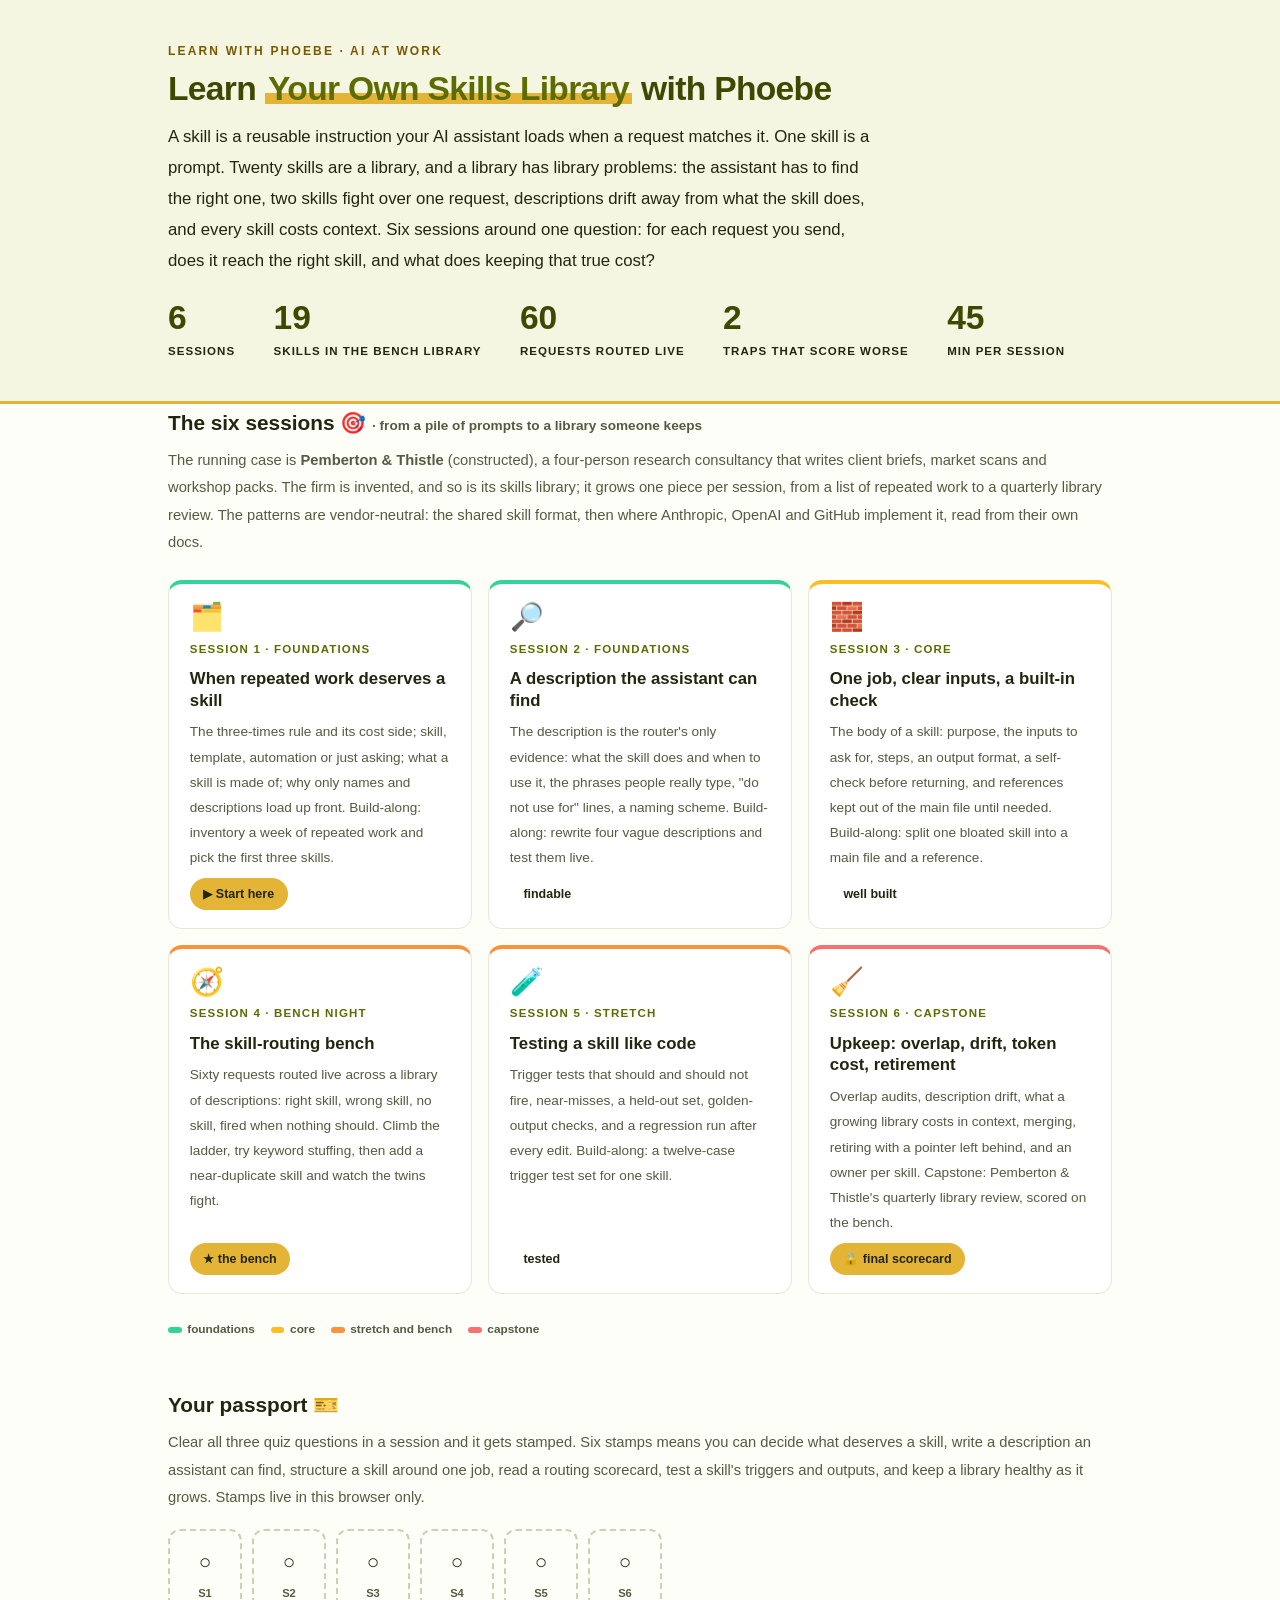
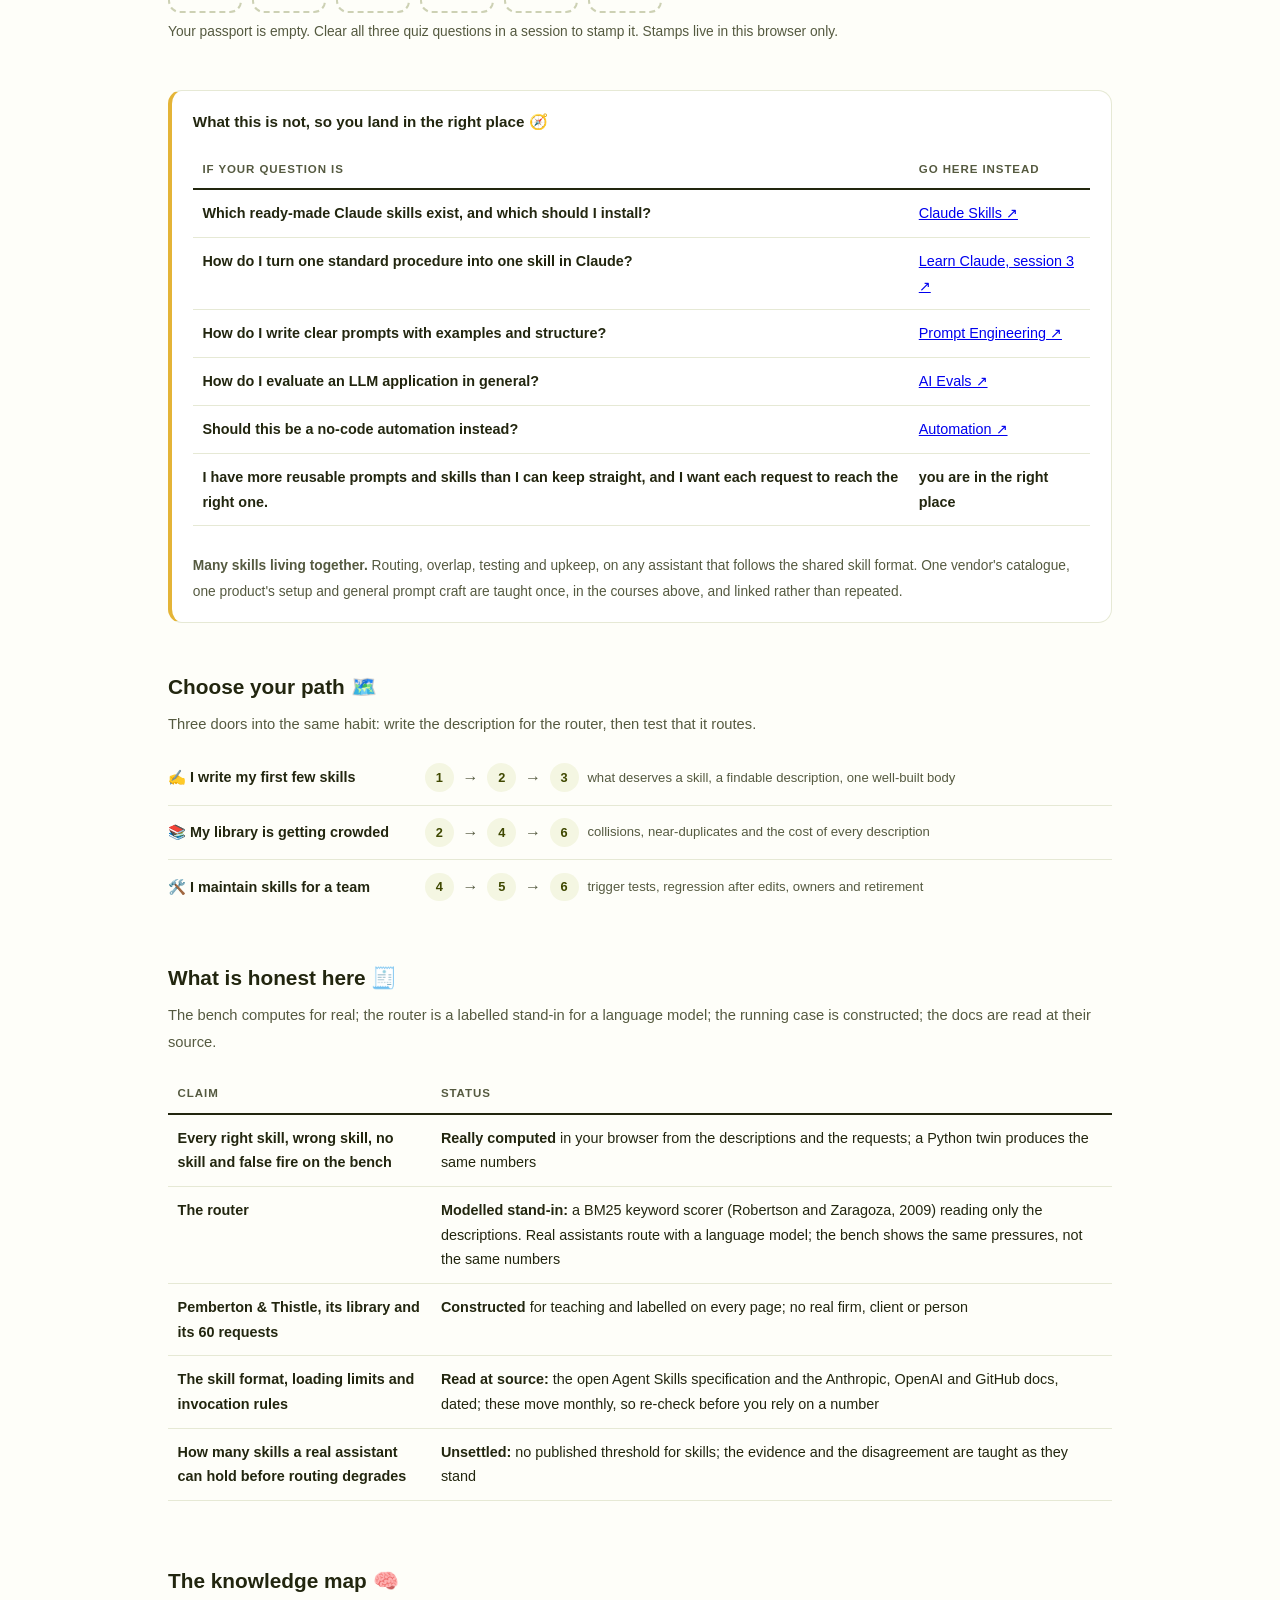
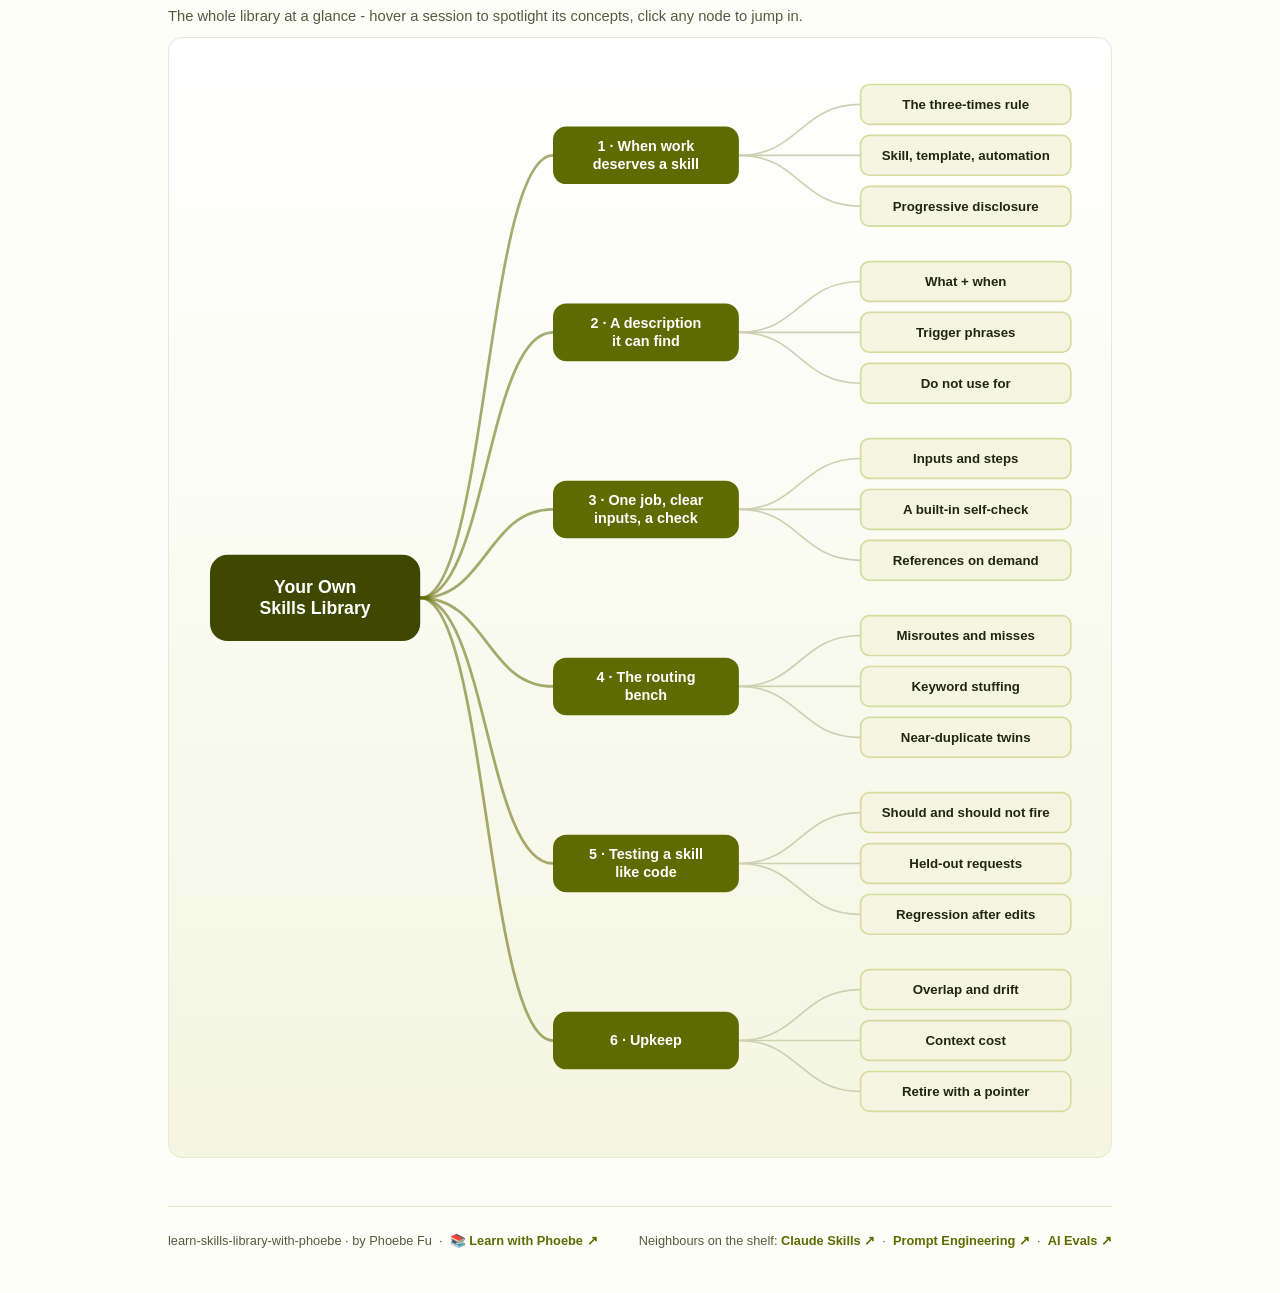
<file: index.html>
<!DOCTYPE html>
<html lang="en">
<head>
<meta charset="UTF-8">
<meta name="viewport" content="width=device-width, initial-scale=1.0">
<!-- social:start -->
<meta name="description" content="Six sessions on running your own skills library for an AI assistant: when repeated work deserves a skill, descriptions the assistant can find, one well-built skill, a routing bench in your browser, testing skills like code, and the upkeep a growing library needs. Free, by Phoebe Fu.">
<meta property="og:type" content="website">
<meta property="og:site_name" content="Learn with Phoebe">
<meta property="og:title" content="Learn Your Own Skills Library with Phoebe">
<meta property="og:description" content="One skill is a prompt; twenty skills are a library. Make every request reach the right skill, and know what keeping that true costs.">
<meta property="og:url" content="https://phoebefu6.github.io/learn-skills-library-with-phoebe/">
<meta property="og:image" content="https://phoebefu6.github.io/learn-skills-library-with-phoebe/assets/og-cover.png">
<meta property="og:image:width" content="1200">
<meta property="og:image:height" content="630">
<meta name="twitter:card" content="summary_large_image">
<meta name="twitter:title" content="Learn Your Own Skills Library with Phoebe">
<meta name="twitter:description" content="A routing bench in your browser: 19 skills, 60 requests, two traps, and the numbers that move when a description changes.">
<meta name="twitter:image" content="https://phoebefu6.github.io/learn-skills-library-with-phoebe/assets/og-cover.png">
<!-- social:end -->
<title>Learn Your Own Skills Library with Phoebe</title>
<link rel="stylesheet" href="assets/style.css?v=2">
<style>

  .stats-row { display: flex; gap: 2.4rem; margin-top: 1.5rem; flex-wrap: wrap; }
  .stat b { display: block; font-size: 2.1rem; font-weight: 800; line-height: 1.05; font-variant-numeric: tabular-nums; }
  .stat span { font-size: .72rem; opacity: 1; text-transform: uppercase; letter-spacing: .09em; font-weight: 600; }

  .course-grid { display: grid; grid-template-columns: repeat(auto-fit, minmax(17rem, 1fr)); gap: 1rem; margin-top: 1.5rem; }
  .course-card {
    border: 1px solid var(--hairline);
    border-top: 4px solid var(--diff, var(--indigo));
    border-radius: var(--radius);
    padding: 1.2rem 1.3rem 1.1rem;
    display: flex;
    flex-direction: column;
    gap: .5rem;
    text-decoration: none;
    color: var(--ink);
    background: #fff;
    transition: box-shadow .15s ease, border-color .15s ease, transform .15s ease;
    position: relative;
  }
  .course-card:hover { border-color: var(--indigo-soft); border-top-color: var(--diff, var(--indigo)); box-shadow: 0 8px 28px rgba(var(--shadow-rgb),.16); transform: translateY(-3px); }
  .course-card .cicon { font-size: 1.7rem; line-height: 1; }
  .course-card .cnum { font-size: .72rem; font-weight: 700; color: var(--indigo); text-transform: uppercase; letter-spacing: .1em; }
  .course-card h3 { font-size: 1.05rem; font-weight: 800; line-height: 1.3; }
  .course-card p { font-size: .85rem; color: var(--muted); flex: 1; }
  .course-card .meta { display: flex; gap: .4rem; flex-wrap: wrap; }

  .diff-legend { display: flex; gap: 1rem; margin-top: 1.6rem; font-size: .74rem; color: var(--muted); font-weight: 600; flex-wrap: wrap; }
  .diff-legend i { display: inline-block; width: .85rem; height: .35rem; border-radius: 999px; margin-right: .35rem; vertical-align: middle; }

  .paths { margin-top: 2.6rem; }
  .paths h2 { font-size: 1.3rem; font-weight: 800; margin-bottom: .3rem; }
  .paths .plede { color: var(--muted); font-size: .92rem; margin-bottom: .8rem; }
  .path { display: flex; gap: .55rem; align-items: center; padding: .75rem 0; border-bottom: .5px solid var(--hairline); flex-wrap: wrap; }
  .path:last-child { border-bottom: none; }
  .path b { min-width: 15.5rem; font-size: .9rem; }
  .path .pstep { background: var(--indigo-50); color: var(--indigo-deep); border-radius: 999px; padding: .16rem .68rem; font-weight: 700; font-size: .8rem; text-decoration: none; transition: all .12s ease; }
  .path .pstep:hover { background: var(--indigo); color: #fff; }
  .path .parr { color: var(--muted); font-weight: 700; }

  .mm-section { margin-top: 1.6rem; }
  .mm-section h2 { font-size: 1.3rem; font-weight: 800; margin-bottom: .2rem; }
  .mm-section .mm-lede { color: var(--muted); font-size: .92rem; margin-bottom: .4rem; }
  .mm-wrap { border: 1px solid var(--hairline); border-radius: var(--radius); background: linear-gradient(180deg,#fff,var(--indigo-50)); padding: .6rem; overflow-x: auto; }
  .mm-svg { width: 100%; height: auto; display: block; max-width: 60rem; margin: 0 auto; min-width: 34rem; }
  .mm-link { cursor: pointer; text-decoration: none; }
  .mm-node rect { transition: opacity .15s ease, filter .15s ease; }
  .mm-node text { pointer-events: none; }
  .mm-link:hover .mm-node rect { filter: brightness(1.06); }
  .mm-edge { transition: opacity .15s ease; }

  .not-this { border: 1px solid var(--hairline); border-left: 4px solid var(--amber); border-radius: var(--radius); background: #fff; padding: 1.1rem 1.3rem; margin-top: 1.2rem; }
  .not-this h3 { font-size: .95rem; font-weight: 800; margin-bottom: .5rem; }
</style>
</head>
<body>

<header class="masthead">
  <div class="wrap">
    <div class="eyebrow">Learn with Phoebe · AI at work</div>
    <h1>Learn <span class="accent">Your Own Skills Library</span> with Phoebe</h1>
    <p class="sub">A skill is a reusable instruction your AI assistant loads when a request matches it. One skill is a prompt. Twenty skills are a library, and a library has library problems: the assistant has to find the right one, two skills fight over one request, descriptions drift away from what the skill does, and every skill costs context. Six sessions around one question: for each request you send, does it reach the right skill, and what does keeping that true cost?</p>
    <div class="stats-row">
      <div class="stat"><b data-count="6">6</b><span>sessions</span></div>
      <div class="stat"><b data-count="19">19</b><span>skills in the bench library</span></div>
      <div class="stat"><b data-count="60">60</b><span>requests routed live</span></div>
      <div class="stat"><b data-count="2">2</b><span>traps that score worse</span></div>
      <div class="stat"><b data-count="45">45</b><span>min per session</span></div>
    </div>
  </div>
</header>

<main class="wrap">

  <section class="section">
    <div class="paths" style="margin-top:0">
      <h2>The six sessions 🎯 <span style="font-size:.85rem;font-weight:600;color:var(--muted)">· from a pile of prompts to a library someone keeps</span></h2>
      <p class="plede">The running case is <strong>Pemberton &amp; Thistle</strong> (constructed), a four-person research consultancy that writes client briefs, market scans and workshop packs. The firm is invented, and so is its skills library; it grows one piece per session, from a list of repeated work to a quarterly library review. The patterns are vendor-neutral: the shared skill format, then where Anthropic, OpenAI and GitHub implement it, read from their own docs.</p>
    </div>

    <div class="course-grid">
      <a class="course-card" href="courses/01-when-work-deserves-a-skill.html" style="--diff:#34D399">
        <span class="cicon">🗂️</span>
        <span class="cnum">Session 1 · foundations</span>
        <h3>When repeated work deserves a skill</h3>
        <p>The three-times rule and its cost side; skill, template, automation or just asking; what a skill is made of; why only names and descriptions load up front. Build-along: inventory a week of repeated work and pick the first three skills.</p>
        <span class="meta"><span class="pill amber">▶ Start here</span></span>
      </a>
      <a class="course-card" href="courses/02-a-description-it-can-find.html" style="--diff:#34D399">
        <span class="cicon">🔎</span>
        <span class="cnum">Session 2 · foundations</span>
        <h3>A description the assistant can find</h3>
        <p>The description is the router's only evidence: what the skill does and when to use it, the phrases people really type, "do not use for" lines, a naming scheme. Build-along: rewrite four vague descriptions and test them live.</p>
        <span class="meta"><span class="pill">findable</span></span>
      </a>
      <a class="course-card" href="courses/03-one-job-clear-inputs.html" style="--diff:#FBBF24">
        <span class="cicon">🧱</span>
        <span class="cnum">Session 3 · core</span>
        <h3>One job, clear inputs, a built-in check</h3>
        <p>The body of a skill: purpose, the inputs to ask for, steps, an output format, a self-check before returning, and references kept out of the main file until needed. Build-along: split one bloated skill into a main file and a reference.</p>
        <span class="meta"><span class="pill">well built</span></span>
      </a>
      <a class="course-card" href="courses/04-the-skill-routing-bench.html" style="--diff:#FB923C">
        <span class="cicon">🧭</span>
        <span class="cnum">Session 4 · bench night</span>
        <h3>The skill-routing bench</h3>
        <p>Sixty requests routed live across a library of descriptions: right skill, wrong skill, no skill, fired when nothing should. Climb the ladder, try keyword stuffing, then add a near-duplicate skill and watch the twins fight.</p>
        <span class="meta"><span class="pill amber">★ the bench</span></span>
      </a>
      <a class="course-card" href="courses/05-testing-a-skill-like-code.html" style="--diff:#FB923C">
        <span class="cicon">🧪</span>
        <span class="cnum">Session 5 · stretch</span>
        <h3>Testing a skill like code</h3>
        <p>Trigger tests that should and should not fire, near-misses, a held-out set, golden-output checks, and a regression run after every edit. Build-along: a twelve-case trigger test set for one skill.</p>
        <span class="meta"><span class="pill">tested</span></span>
      </a>
      <a class="course-card" href="courses/06-upkeep-overlap-drift-cost.html" style="--diff:#F87171">
        <span class="cicon">🧹</span>
        <span class="cnum">Session 6 · capstone</span>
        <h3>Upkeep: overlap, drift, token cost, retirement</h3>
        <p>Overlap audits, description drift, what a growing library costs in context, merging, retiring with a pointer left behind, and an owner per skill. Capstone: Pemberton &amp; Thistle's quarterly library review, scored on the bench.</p>
        <span class="meta"><span class="pill amber">🔒 final scorecard</span></span>
      </a>
    </div>

    <div class="diff-legend">
      <span><i style="background:#34D399"></i>foundations</span>
      <span><i style="background:#FBBF24"></i>core</span>
      <span><i style="background:#FB923C"></i>stretch and bench</span>
      <span><i style="background:#F87171"></i>capstone</span>
    </div>
  </section>

  <section class="section">
    <div class="paths" style="margin-top:0">
      <h2>Your passport 🎫</h2>
      <p class="plede">Clear all three quiz questions in a session and it gets stamped. Six stamps means you can decide what deserves a skill, write a description an assistant can find, structure a skill around one job, read a routing scorecard, test a skill's triggers and outputs, and keep a library healthy as it grows. Stamps live in this browser only.</p>
    </div>
    <div class="pp-strip"></div>
  </section>

  <section class="section">
    <div class="not-this">
      <h3>What this is not, so you land in the right place 🧭</h3>
      <table class="clean">
        <tr><th>If your question is</th><th>Go here instead</th></tr>
        <tr><td>Which ready-made Claude skills exist, and which should I install?</td><td><a href="https://phoebefu6.github.io/learn-claude-skills-with-phoebe/">Claude Skills ↗</a></td></tr>
        <tr><td>How do I turn one standard procedure into one skill in Claude?</td><td><a href="https://phoebefu6.github.io/learn-claude-with-phoebe/courses/03-sop-to-skill.html">Learn Claude, session 3 ↗</a></td></tr>
        <tr><td>How do I write clear prompts with examples and structure?</td><td><a href="https://phoebefu6.github.io/learn-prompt-engineering-with-phoebe/">Prompt Engineering ↗</a></td></tr>
        <tr><td>How do I evaluate an LLM application in general?</td><td><a href="https://phoebefu6.github.io/learn-ai-evals-with-phoebe/">AI Evals ↗</a></td></tr>
        <tr><td>Should this be a no-code automation instead?</td><td><a href="https://phoebefu6.github.io/learn-automation-with-phoebe/">Automation ↗</a></td></tr>
        <tr><td><strong>I have more reusable prompts and skills than I can keep straight, and I want each request to reach the right one.</strong></td><td><strong>you are in the right place</strong></td></tr>
      </table>
      <p style="margin-top:.7rem;font-size:.86rem;color:var(--muted)"><strong>Many skills living together.</strong> Routing, overlap, testing and upkeep, on any assistant that follows the shared skill format. One vendor's catalogue, one product's setup and general prompt craft are taught once, in the courses above, and linked rather than repeated.</p>
    </div>
  </section>

  <section class="section">
    <div class="paths">
      <h2>Choose your path 🗺️</h2>
      <p class="plede">Three doors into the same habit: write the description for the router, then test that it routes.</p>
      <div class="path"><b>✍️ I write my first few skills</b>
        <a class="pstep" href="courses/01-when-work-deserves-a-skill.html">1</a><span class="parr">→</span>
        <a class="pstep" href="courses/02-a-description-it-can-find.html">2</a><span class="parr">→</span>
        <a class="pstep" href="courses/03-one-job-clear-inputs.html">3</a>
        <span style="font-size:.82rem;color:var(--muted)">what deserves a skill, a findable description, one well-built body</span>
      </div>
      <div class="path"><b>📚 My library is getting crowded</b>
        <a class="pstep" href="courses/02-a-description-it-can-find.html">2</a><span class="parr">→</span>
        <a class="pstep" href="courses/04-the-skill-routing-bench.html">4</a><span class="parr">→</span>
        <a class="pstep" href="courses/06-upkeep-overlap-drift-cost.html">6</a>
        <span style="font-size:.82rem;color:var(--muted)">collisions, near-duplicates and the cost of every description</span>
      </div>
      <div class="path"><b>🛠️ I maintain skills for a team</b>
        <a class="pstep" href="courses/04-the-skill-routing-bench.html">4</a><span class="parr">→</span>
        <a class="pstep" href="courses/05-testing-a-skill-like-code.html">5</a><span class="parr">→</span>
        <a class="pstep" href="courses/06-upkeep-overlap-drift-cost.html">6</a>
        <span style="font-size:.82rem;color:var(--muted)">trigger tests, regression after edits, owners and retirement</span>
      </div>
    </div>
  </section>

  <section class="section">
    <div class="paths" style="margin-top:0">
      <h2>What is honest here 🧾</h2>
      <p class="plede">The bench computes for real; the router is a labelled stand-in for a language model; the running case is constructed; the docs are read at their source.</p>
    </div>
    <table class="clean">
      <tr><th>Claim</th><th>Status</th></tr>
      <tr><td>Every right skill, wrong skill, no skill and false fire on the bench</td><td><strong>Really computed</strong> in your browser from the descriptions and the requests; a Python twin produces the same numbers</td></tr>
      <tr><td>The router</td><td><strong>Modelled stand-in:</strong> a BM25 keyword scorer (Robertson and Zaragoza, 2009) reading only the descriptions. Real assistants route with a language model; the bench shows the same pressures, not the same numbers</td></tr>
      <tr><td>Pemberton &amp; Thistle, its library and its 60 requests</td><td><strong>Constructed</strong> for teaching and labelled on every page; no real firm, client or person</td></tr>
      <tr><td>The skill format, loading limits and invocation rules</td><td><strong>Read at source:</strong> the open Agent Skills specification and the Anthropic, OpenAI and GitHub docs, dated; these move monthly, so re-check before you rely on a number</td></tr>
      <tr><td>How many skills a real assistant can hold before routing degrades</td><td><strong>Unsettled:</strong> no published threshold for skills; the evidence and the disagreement are taught as they stand</td></tr>
    </table>
  </section>

  <section class="section mm-section">
    <h2>The knowledge map 🧠</h2>
    <p class="mm-lede">The whole library at a glance - hover a session to spotlight its concepts, click any node to jump in.</p>
    <div class="mm-wrap"><div id="mindmap"></div></div>
  </section>

  <footer class="pagefoot">
    <span>learn-skills-library-with-phoebe · by Phoebe Fu &nbsp;·&nbsp; 📚 <a href="https://phoebefu6.github.io/learn-with-phoebe/">Learn with Phoebe ↗</a></span>
    <span>Neighbours on the shelf: <a href="https://phoebefu6.github.io/learn-claude-skills-with-phoebe/">Claude Skills ↗</a> &nbsp;·&nbsp; <a href="https://phoebefu6.github.io/learn-prompt-engineering-with-phoebe/">Prompt Engineering ↗</a> &nbsp;·&nbsp; <a href="https://phoebefu6.github.io/learn-ai-evals-with-phoebe/">AI Evals ↗</a></span>
  </footer>

</main>

<script>
window.MINDMAP_DATA = {
 "title": "Your Own\nSkills Library",
 "centerColor": "#3F4800",
 "sessions": [
  {
   "label": "When work\ndeserves a skill",
   "href": "courses/01-when-work-deserves-a-skill.html",
   "color": "#34D399",
   "concepts": [
    {
     "label": "The three-times rule",
     "href": "courses/01-when-work-deserves-a-skill.html"
    },
    {
     "label": "Skill, template, automation",
     "href": "courses/01-when-work-deserves-a-skill.html"
    },
    {
     "label": "Progressive disclosure",
     "href": "courses/01-when-work-deserves-a-skill.html"
    }
   ]
  },
  {
   "label": "A description\nit can find",
   "href": "courses/02-a-description-it-can-find.html",
   "color": "#34D399",
   "concepts": [
    {
     "label": "What + when",
     "href": "courses/02-a-description-it-can-find.html"
    },
    {
     "label": "Trigger phrases",
     "href": "courses/02-a-description-it-can-find.html"
    },
    {
     "label": "Do not use for",
     "href": "courses/02-a-description-it-can-find.html"
    }
   ]
  },
  {
   "label": "One job, clear\ninputs, a check",
   "href": "courses/03-one-job-clear-inputs.html",
   "color": "#FBBF24",
   "concepts": [
    {
     "label": "Inputs and steps",
     "href": "courses/03-one-job-clear-inputs.html"
    },
    {
     "label": "A built-in self-check",
     "href": "courses/03-one-job-clear-inputs.html"
    },
    {
     "label": "References on demand",
     "href": "courses/03-one-job-clear-inputs.html"
    }
   ]
  },
  {
   "label": "The routing\nbench",
   "href": "courses/04-the-skill-routing-bench.html",
   "color": "#FB923C",
   "concepts": [
    {
     "label": "Misroutes and misses",
     "href": "courses/04-the-skill-routing-bench.html"
    },
    {
     "label": "Keyword stuffing",
     "href": "courses/04-the-skill-routing-bench.html"
    },
    {
     "label": "Near-duplicate twins",
     "href": "courses/04-the-skill-routing-bench.html"
    }
   ]
  },
  {
   "label": "Testing a skill\nlike code",
   "href": "courses/05-testing-a-skill-like-code.html",
   "color": "#FB923C",
   "concepts": [
    {
     "label": "Should and should not fire",
     "href": "courses/05-testing-a-skill-like-code.html"
    },
    {
     "label": "Held-out requests",
     "href": "courses/05-testing-a-skill-like-code.html"
    },
    {
     "label": "Regression after edits",
     "href": "courses/05-testing-a-skill-like-code.html"
    }
   ]
  },
  {
   "label": "Upkeep",
   "href": "courses/06-upkeep-overlap-drift-cost.html",
   "color": "#F87171",
   "concepts": [
    {
     "label": "Overlap and drift",
     "href": "courses/06-upkeep-overlap-drift-cost.html"
    },
    {
     "label": "Context cost",
     "href": "courses/06-upkeep-overlap-drift-cost.html"
    },
    {
     "label": "Retire with a pointer",
     "href": "courses/06-upkeep-overlap-drift-cost.html"
    }
   ]
  }
 ]
};
</script>
<script src="assets/mindmap.js?v=1"></script>
<script src="assets/app.js?v=2"></script>
</body>
</html>
</file>
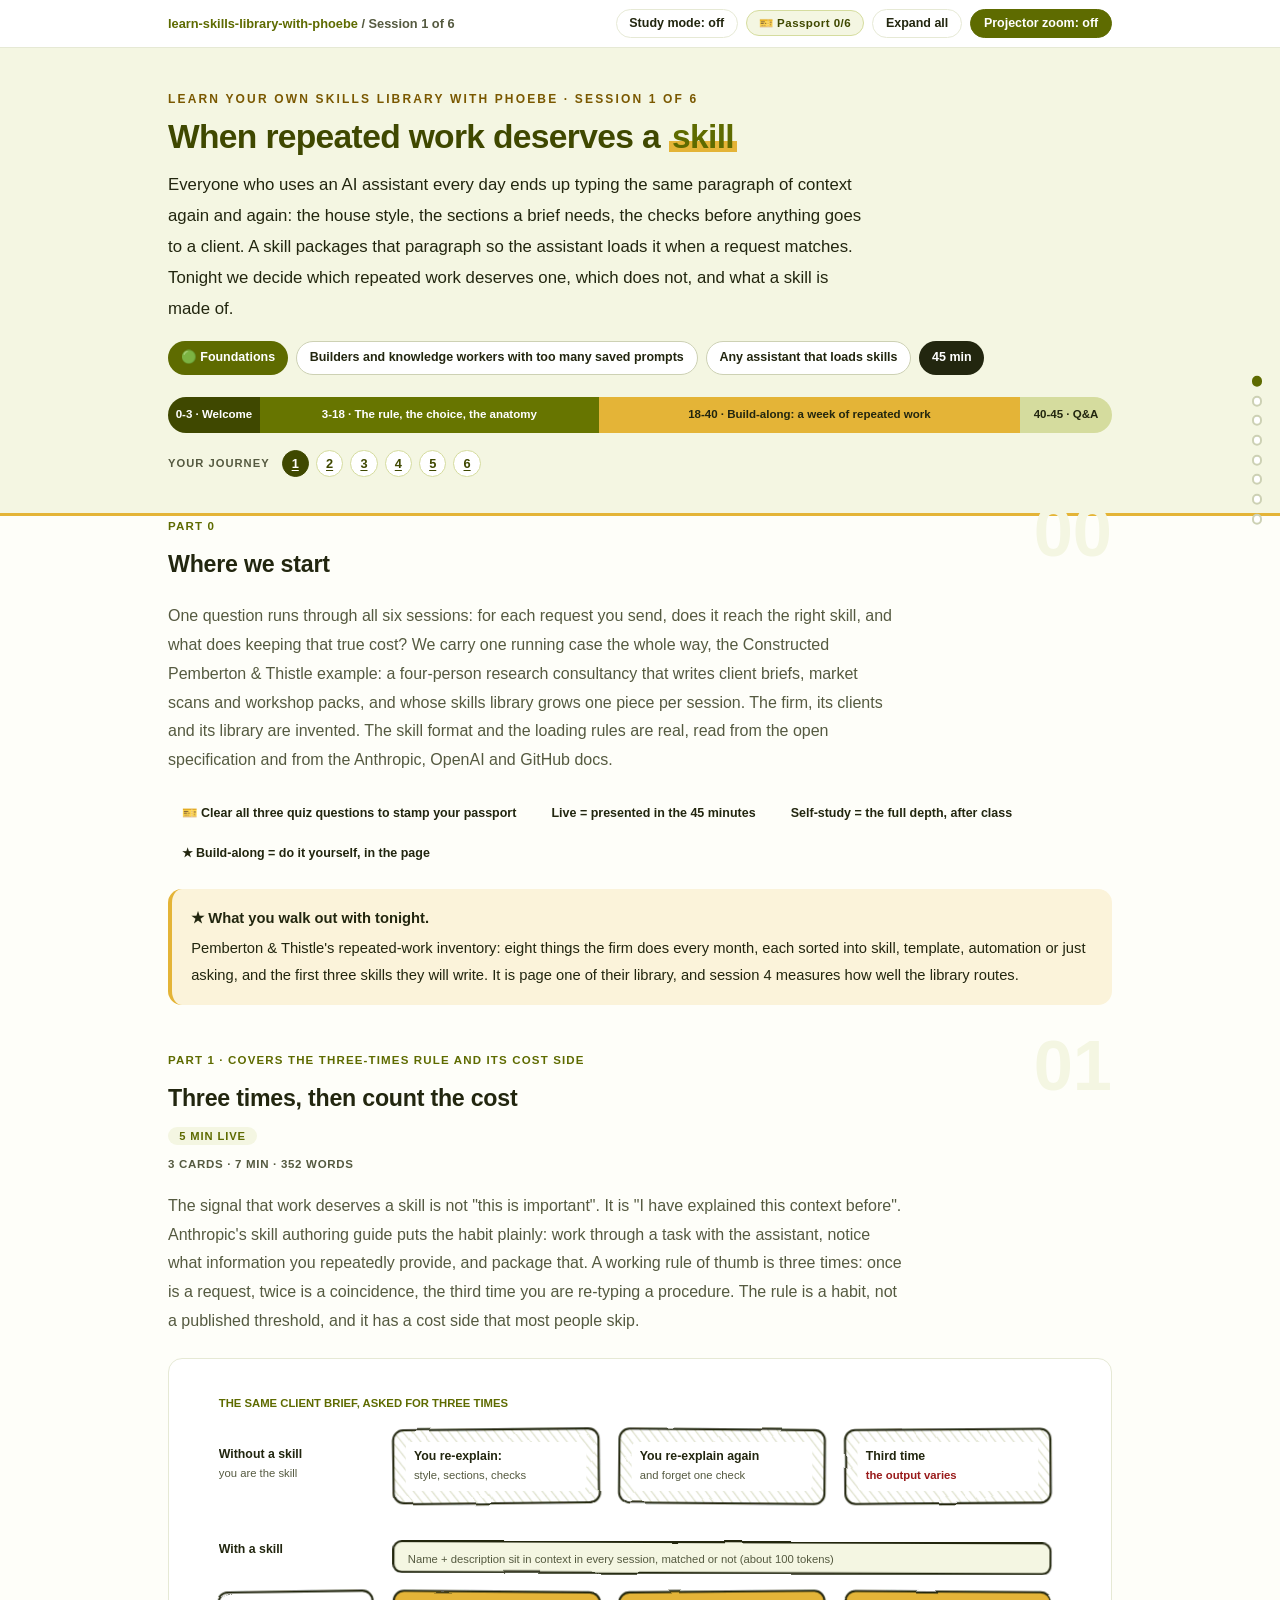
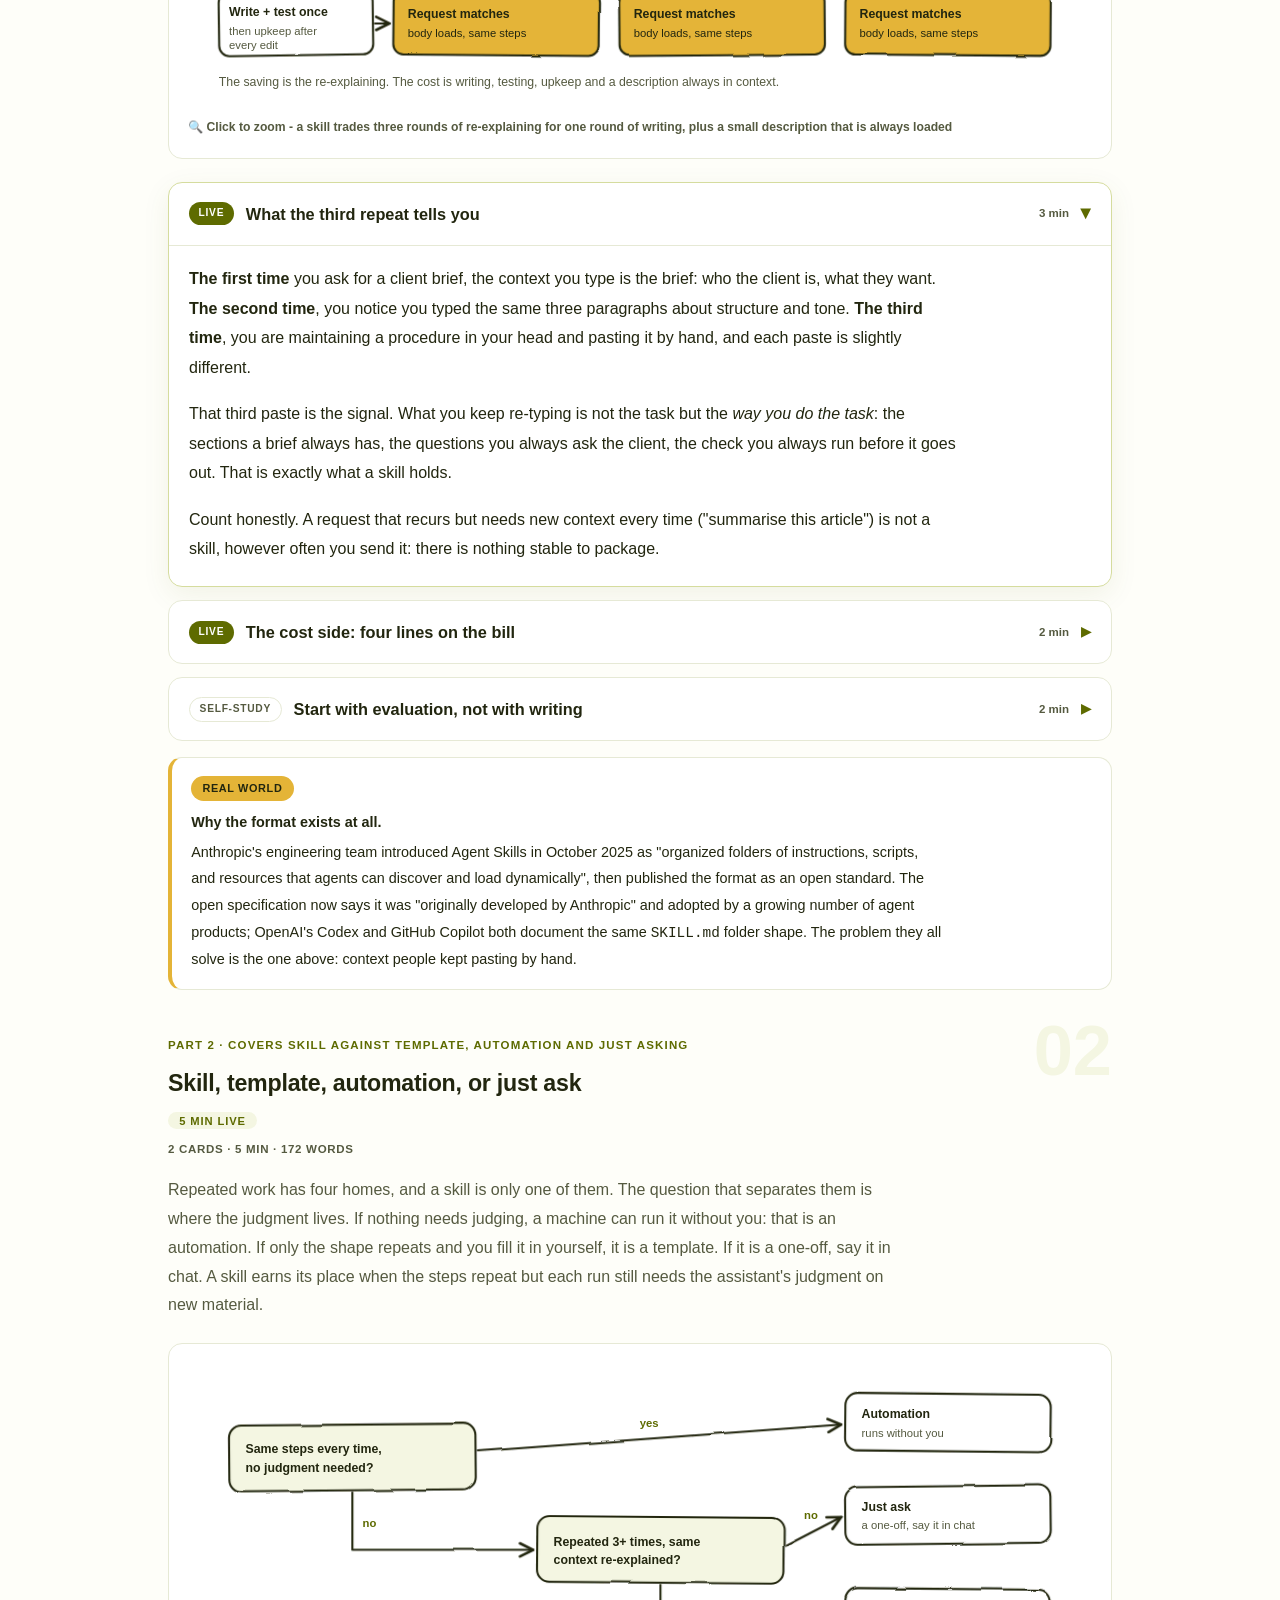
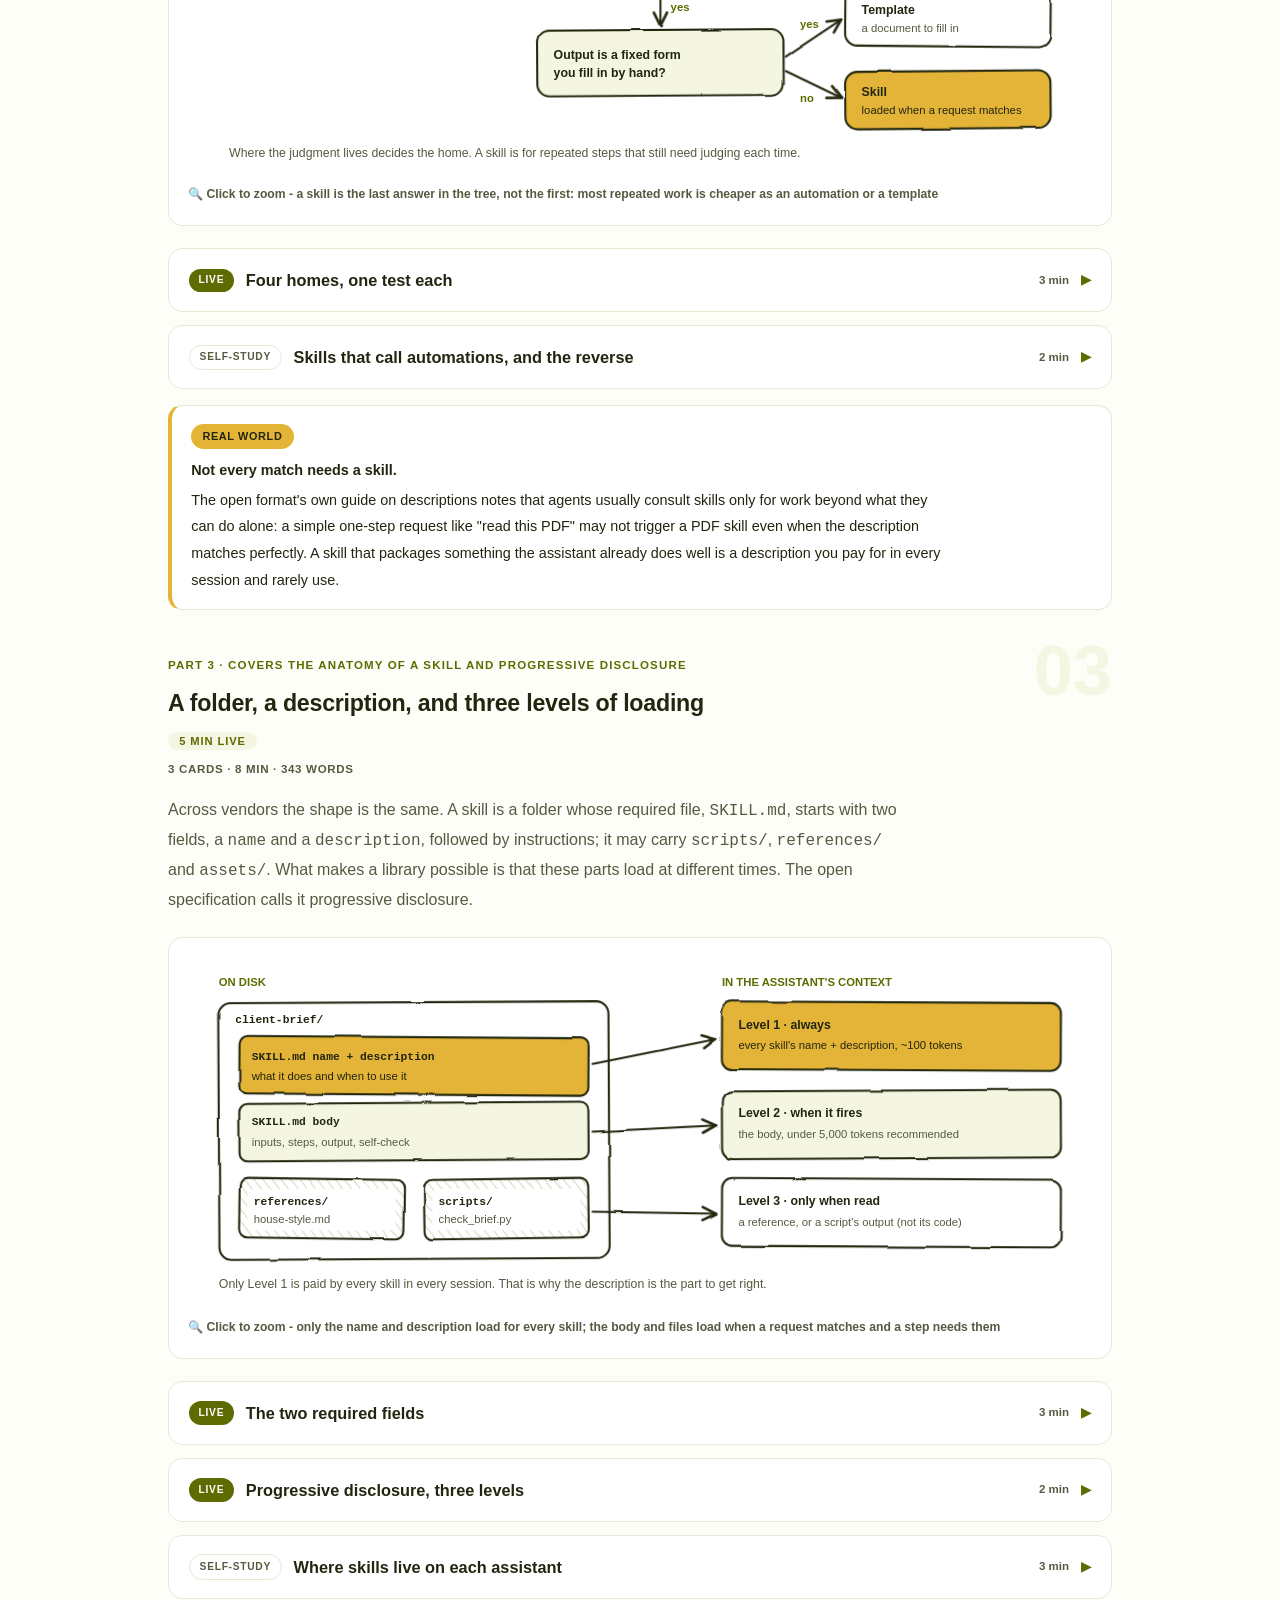
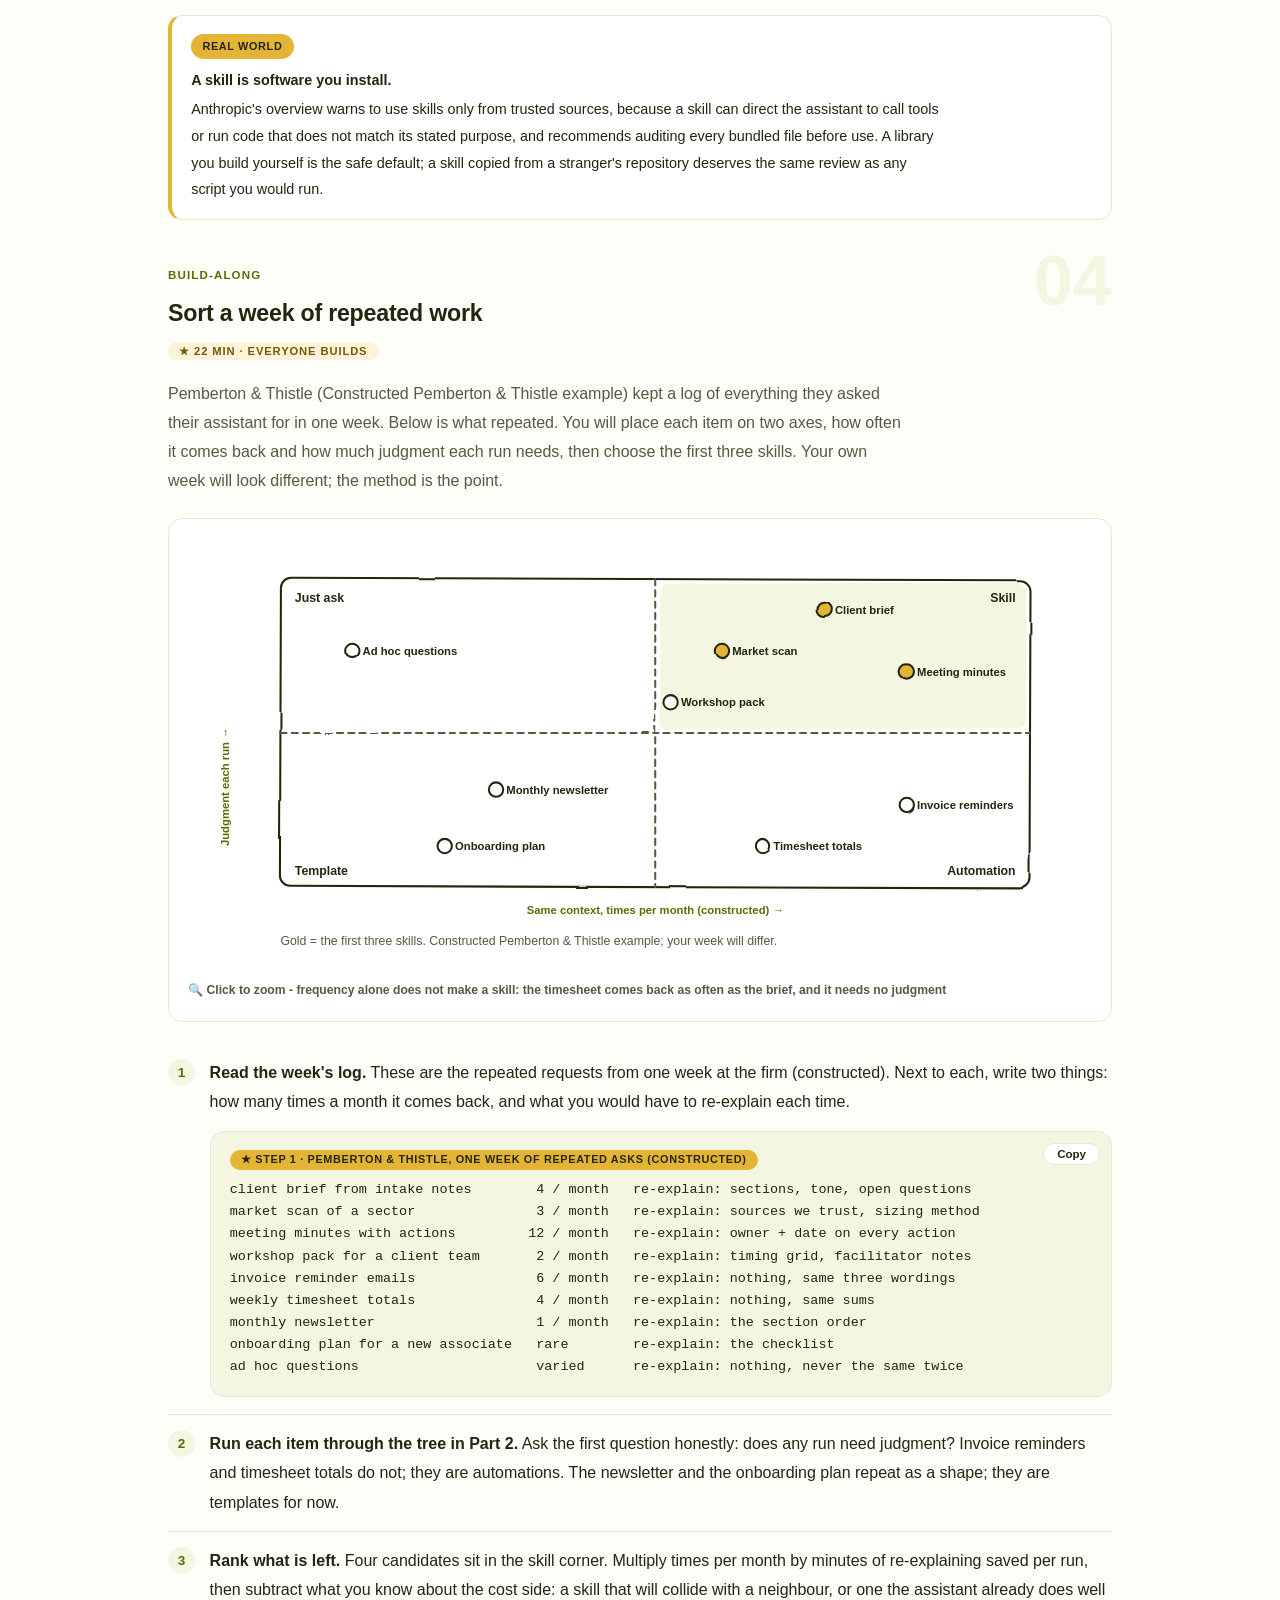
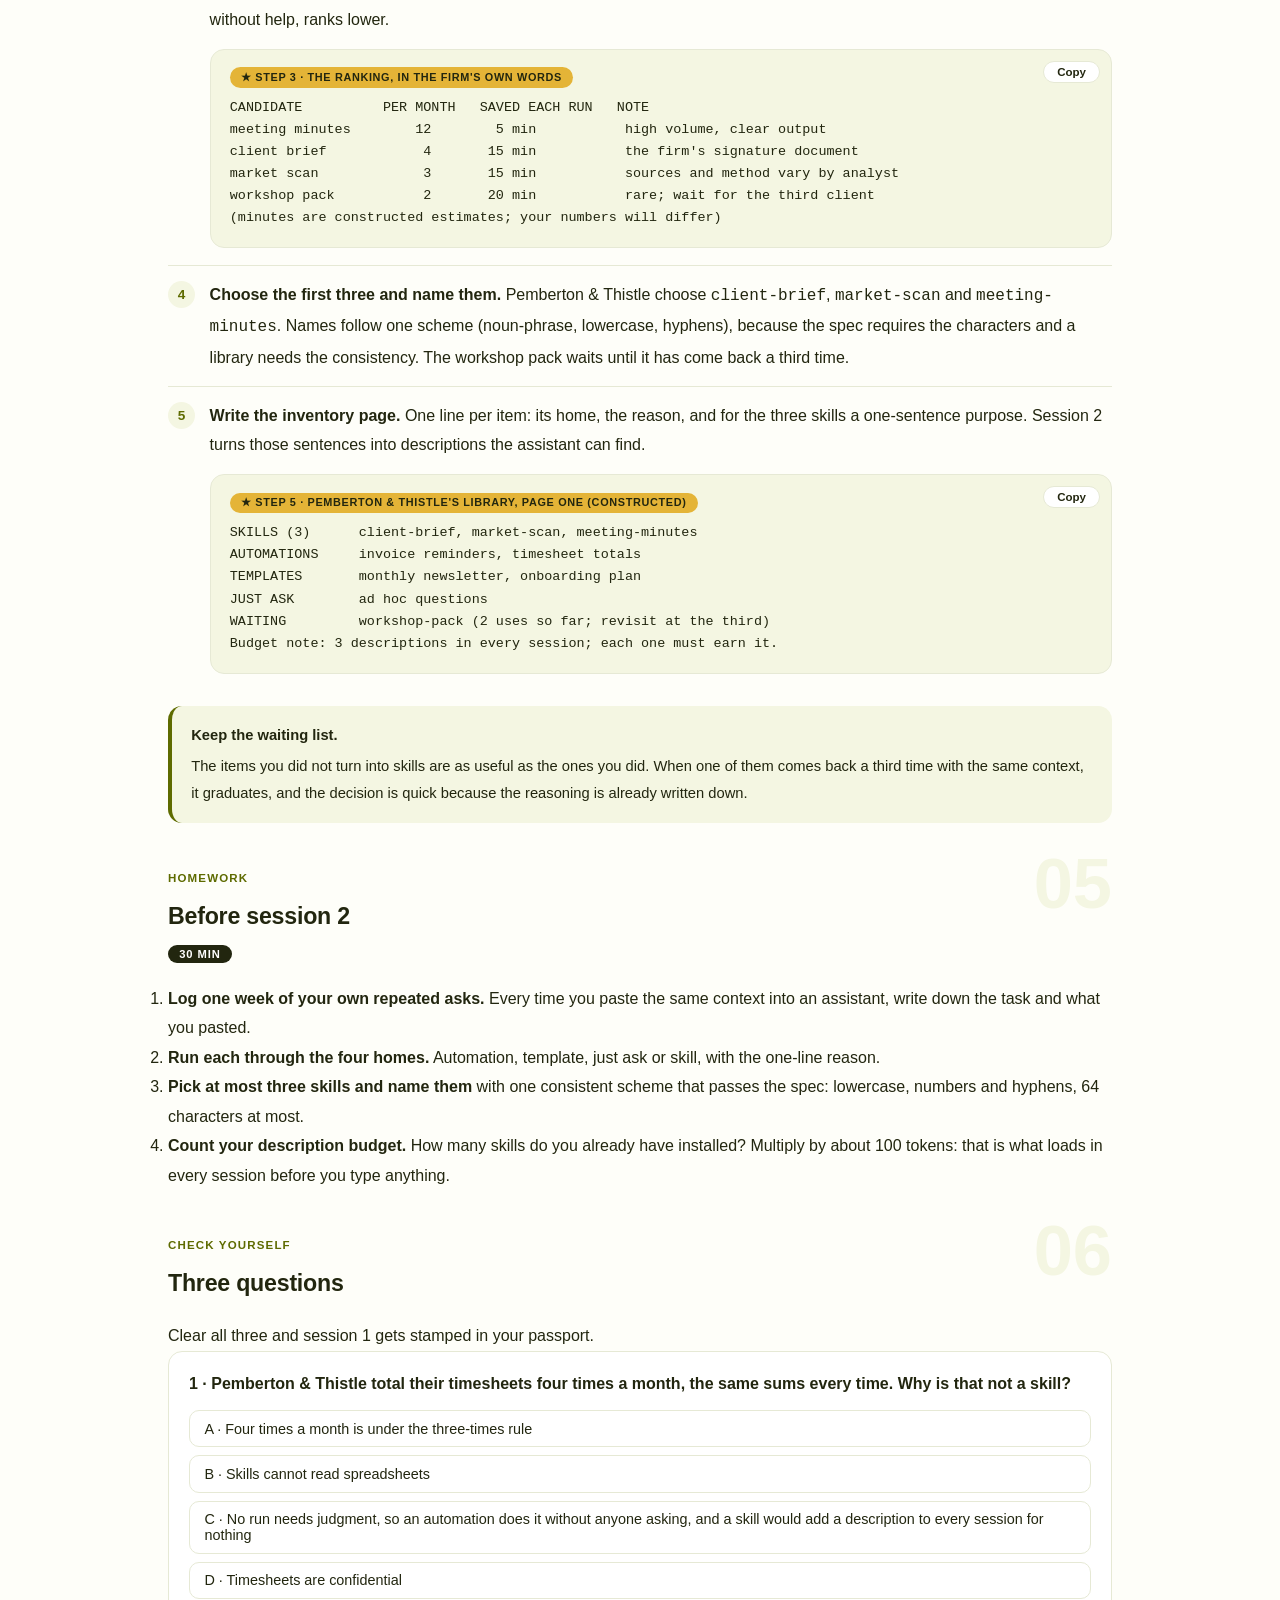
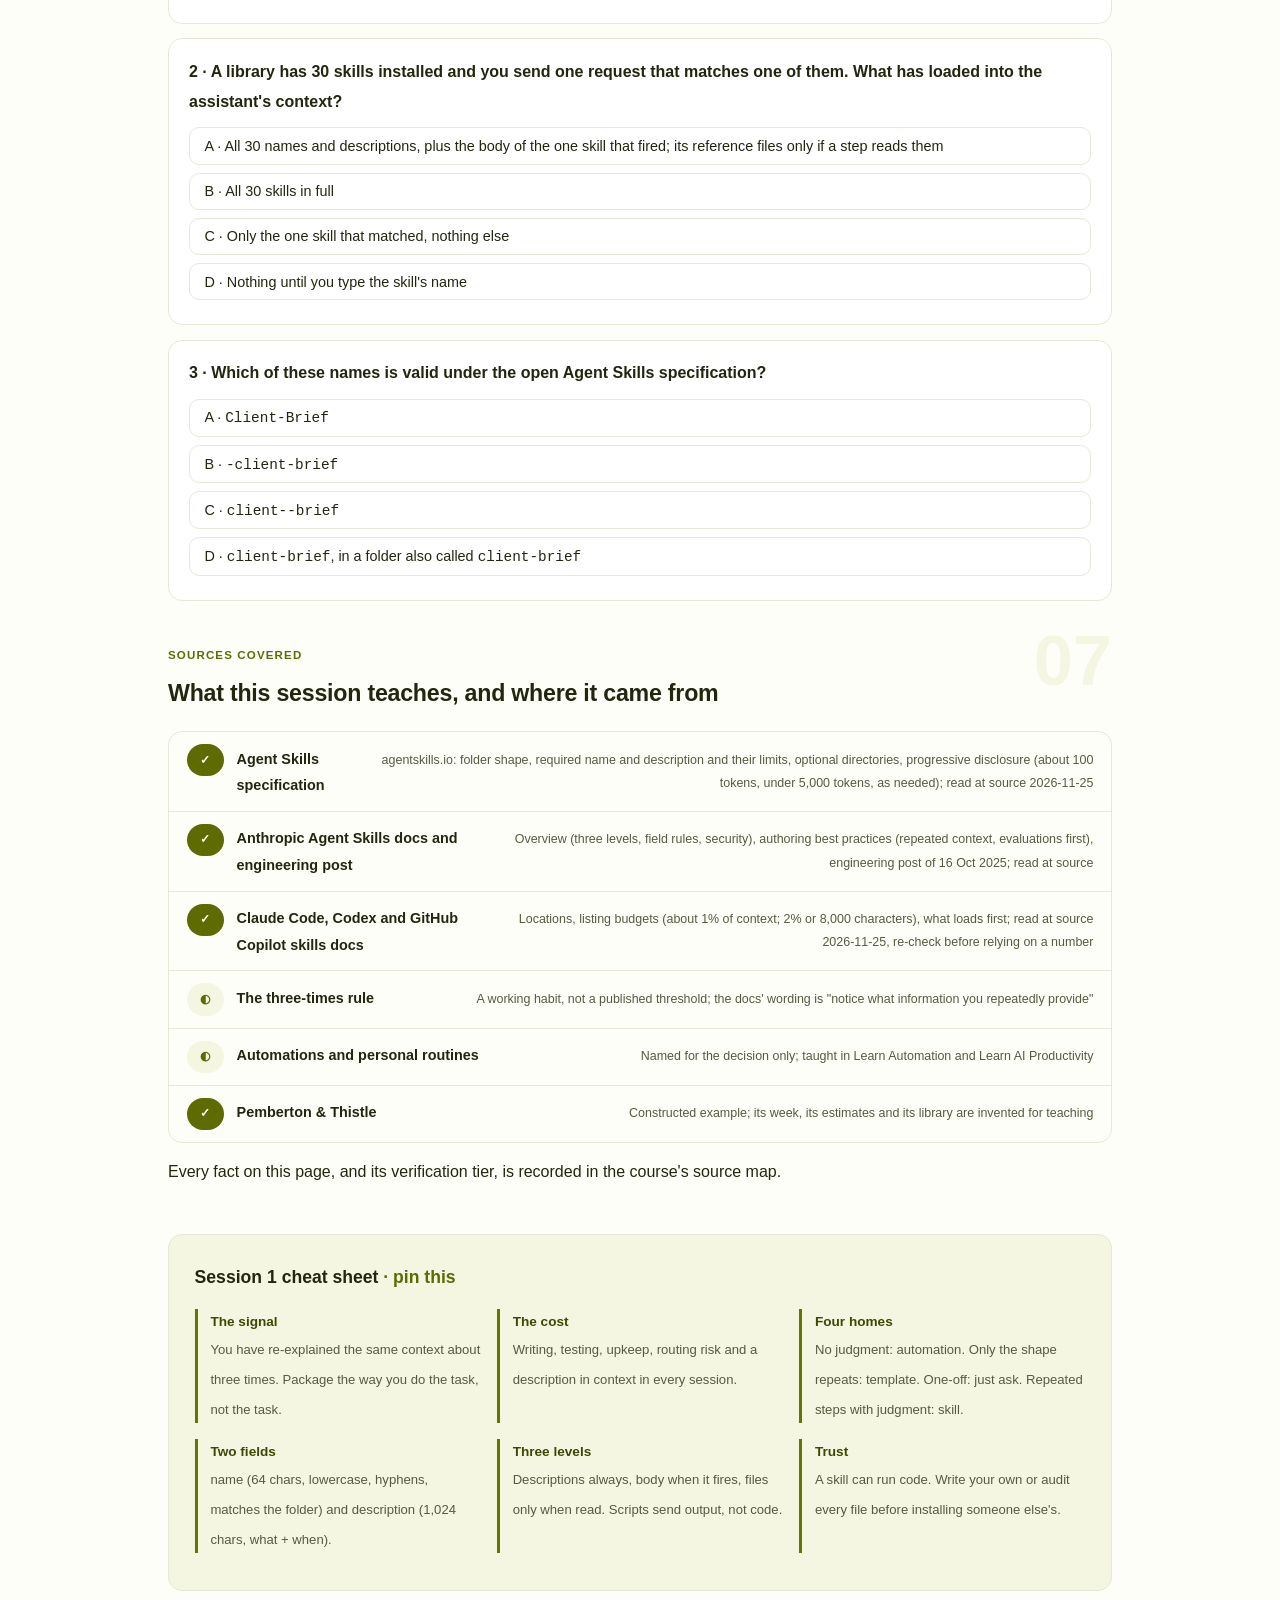
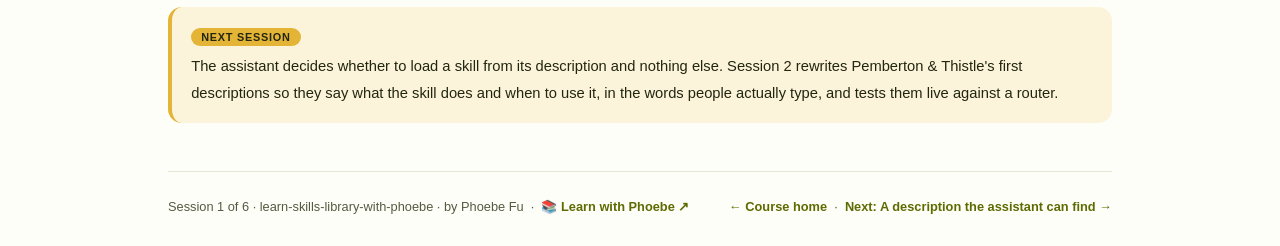
<file: courses/01-when-work-deserves-a-skill.html>
<!DOCTYPE html>
<html lang="en">
<head>
<meta charset="UTF-8">
<meta name="viewport" content="width=device-width, initial-scale=1.0">
<!-- social:start -->
<meta name="description" content="Session 1 of 6. When repeated work deserves a skill: the three-times rule and what a skill costs, skill against template, automation or just asking, what a skill is made of, and why only names and descriptions load up front.">
<meta property="og:type" content="article">
<meta property="og:site_name" content="Learn with Phoebe">
<meta property="og:title" content="When repeated work deserves a skill - learn skills library with phoebe">
<meta property="og:description" content="Session 1 of 6. The three-times rule, its cost side, the anatomy of a skill and progressive disclosure, with a week of repeated work sorted into skills.">
<meta property="og:url" content="https://phoebefu6.github.io/learn-skills-library-with-phoebe/courses/01-when-work-deserves-a-skill.html">
<meta property="og:image" content="https://phoebefu6.github.io/learn-skills-library-with-phoebe/assets/og-cover.png">
<meta property="og:image:width" content="1200">
<meta property="og:image:height" content="630">
<meta name="twitter:card" content="summary_large_image">
<meta name="twitter:title" content="When repeated work deserves a skill - learn skills library with phoebe">
<meta name="twitter:description" content="Session 1 of 6. Three times, then count the cost: what deserves a skill and what it is made of.">
<meta name="twitter:image" content="https://phoebefu6.github.io/learn-skills-library-with-phoebe/assets/og-cover.png">
<!-- social:end -->
<title>Session 1 · When repeated work deserves a skill - learn skills library with phoebe</title>
<link rel="stylesheet" href="../assets/style.css?v=2">
</head>
<body>

<div class="toolbar">
  <div class="wrap">
    <span class="crumb"><a href="../index.html">learn-skills-library-with-phoebe</a> / Session 1 of 6</span>
    <button class="btn" id="toggle-all" type="button">Expand all</button>
    <button class="btn primary" id="zoom-toggle" type="button">Projector zoom: off</button>
  </div>
</div>

<header class="masthead">
  <div class="wrap">
    <div class="eyebrow">Learn Your Own Skills Library with Phoebe · Session 1 of 6</div>
    <h1>When repeated work deserves a <span class="accent">skill</span></h1>
    <p class="sub">Everyone who uses an AI assistant every day ends up typing the same paragraph of context again and again: the house style, the sections a brief needs, the checks before anything goes to a client. A skill packages that paragraph so the assistant loads it when a request matches. Tonight we decide which repeated work deserves one, which does not, and what a skill is made of.</p>
    <div class="chip-row">
      <span class="chip level">🟢 Foundations</span>
      <span class="chip audience">Builders and knowledge workers with too many saved prompts</span>
      <span class="chip audience">Any assistant that loads skills</span>
      <span class="chip time">45 min</span>
    </div>
    <div class="agenda">
      <span class="a1" style="flex:1">0-3 · Welcome</span>
      <span class="a2" style="flex:4">3-18 · The rule, the choice, the anatomy</span>
      <span class="a3" style="flex:5">18-40 · Build-along: a week of repeated work</span>
      <span class="a4" style="flex:1">40-45 · Q&amp;A</span>
    </div>
  </div>
</header>

<main class="wrap">

  <section class="section" id="intro">
    <div class="section-kicker">
      <span class="klabel">Part 0</span>
      <h2>Where we start</h2>
    </div>
    <p class="lede">One question runs through all six sessions: for each request you send, does it reach the right skill, and what does keeping that true cost? We carry one running case the whole way, the Constructed Pemberton &amp; Thistle example: a four-person research consultancy that writes client briefs, market scans and workshop packs, and whose skills library grows one piece per session. The firm, its clients and its library are invented. The skill format and the loading rules are real, read from the open specification and from the Anthropic, OpenAI and GitHub docs.</p>

    <div class="legend">
      <span class="pill">🎫 Clear all three quiz questions to stamp your passport</span>
      <span class="pill">Live = presented in the 45 minutes</span>
      <span class="pill">Self-study = the full depth, after class</span>
      <span class="pill">★ Build-along = do it yourself, in the page</span>
    </div>

    <div class="callout win">
      <p><strong>★ What you walk out with tonight.</strong> Pemberton &amp; Thistle's repeated-work inventory: eight things the firm does every month, each sorted into skill, template, automation or just asking, and the first three skills they will write. It is page one of their library, and session 4 measures how well the library routes.</p>
    </div>
  </section>

  <section class="section" id="part-1">
    <div class="section-kicker">
      <span class="klabel">Part 1 · covers the three-times rule and its cost side</span>
      <h2>Three times, then count the cost</h2>
      <span class="tag concept">5 min live</span>
    </div>
    <p class="lede">The signal that work deserves a skill is not "this is important". It is "I have explained this context before". Anthropic's skill authoring guide puts the habit plainly: work through a task with the assistant, notice what information you repeatedly provide, and package that. A working rule of thumb is three times: once is a request, twice is a coincidence, the third time you are re-typing a procedure. The rule is a habit, not a published threshold, and it has a cost side that most people skip.</p>

    <figure class="zoomable">
      <svg viewBox="0 0 880 320" xmlns="http://www.w3.org/2000/svg" role="img" aria-label="Two lanes over the same three requests for a client brief. Without a skill, each request carries a re-explained block of house style, sections and checks, and the output varies. With a skill, the name and description sit in context for every session, the skill is written and tested once, and each matching request loads the same body. Upkeep after edits sits under the one-time cost.">
        <defs>
          <filter id="s1aSk" x="-3%" y="-3%" width="106%" height="106%"><feTurbulence type="fractalNoise" baseFrequency="0.02" numOctaves="2" seed="11" result="n"/><feDisplacementMap in="SourceGraphic" in2="n" scale="2.4" xChannelSelector="R" yChannelSelector="G"/></filter>
          <pattern id="s1aHc" patternUnits="userSpaceOnUse" width="7" height="7" patternTransform="rotate(-38)"><line x1="0" y1="0" x2="0" y2="7" stroke="#5E6B00" stroke-width="1" opacity=".5"/></pattern>
          <marker id="s1aAr" viewBox="0 0 10 10" refX="9" refY="5" markerWidth="8" markerHeight="8" orient="auto"><path d="M1 1 L9 5 L1 9" fill="none" stroke="#22260F" stroke-width="1.6" stroke-linecap="round"/></marker>
        </defs>
        <style>
          .s1aH { font: 800 12px Inter, sans-serif; fill: #22260F; }
          .s1aL { font: 600 12px Inter, sans-serif; fill: #22260F; }
          .s1aS { font: 400 11px Inter, sans-serif; fill: #555A40; }
          .s1aA { font: 700 11px Inter, sans-serif; fill: #5E6B00; }
          .s1aR { font: 800 11px Inter, sans-serif; fill: #991B1B; }
          .s1aN { font: 400 12px Inter, sans-serif; fill: #555A40; }
        </style>

        <text class="s1aA" x="30" y="28">THE SAME CLIENT BRIEF, ASKED FOR THREE TIMES</text>

        <g filter="url(#s1aSk)" fill="none" stroke="#22260F" stroke-width="2" stroke-linecap="round" stroke-linejoin="round">
          <rect x="200" y="50" width="200" height="72" rx="10" transform="rotate(-0.6 300 86)" fill="url(#s1aHc)"/>
          <rect x="420" y="50" width="200" height="72" rx="10" transform="rotate(0.5 520 86)" fill="url(#s1aHc)"/>
          <rect x="640" y="50" width="200" height="72" rx="10" transform="rotate(-0.4 740 86)" fill="url(#s1aHc)"/>
          <rect x="200" y="160" width="640" height="30" rx="8" transform="rotate(0.2 520 175)" fill="#F4F6E2"/>
          <rect x="30" y="208" width="150" height="62" rx="10" transform="rotate(-0.8 105 239)" fill="#FFFFFF"/>
          <rect x="200" y="208" width="200" height="62" rx="10" transform="rotate(0.5 300 239)" fill="#E4B437"/>
          <rect x="420" y="208" width="200" height="62" rx="10" transform="rotate(-0.5 520 239)" fill="#E4B437"/>
          <rect x="640" y="208" width="200" height="62" rx="10" transform="rotate(0.4 740 239)" fill="#E4B437"/>
          <path d="M182 239 L196 239" marker-end="url(#s1aAr)"/>
        </g>

        <text class="s1aH" x="30" y="78">Without a skill</text>
        <text class="s1aS" x="30" y="96">you are the skill</text>

        <rect x="212" y="62" width="176" height="48" rx="6" fill="#FFFFFF"/>
        <text class="s1aL" x="220" y="80">You re-explain:</text>
        <text class="s1aS" x="220" y="98">style, sections, checks</text>
        <rect x="432" y="62" width="176" height="48" rx="6" fill="#FFFFFF"/>
        <text class="s1aL" x="440" y="80">You re-explain again</text>
        <text class="s1aS" x="440" y="98">and forget one check</text>
        <rect x="652" y="62" width="176" height="48" rx="6" fill="#FFFFFF"/>
        <text class="s1aL" x="660" y="80">Third time</text>
        <text class="s1aR" x="660" y="98">the output varies</text>

        <text class="s1aH" x="30" y="170">With a skill</text>
        <text class="s1aS" x="214" y="180">Name + description sit in context in every session, matched or not (about 100 tokens)</text>

        <text class="s1aL" x="40" y="232">Write + test once</text>
        <text class="s1aS" x="40" y="250">then upkeep after</text>
        <text class="s1aS" x="40" y="264">every edit</text>

        <text class="s1aL" x="214" y="234">Request matches</text>
        <text class="s1aS" x="214" y="252" style="fill:#22260F">body loads, same steps</text>
        <text class="s1aL" x="434" y="234">Request matches</text>
        <text class="s1aS" x="434" y="252" style="fill:#22260F">body loads, same steps</text>
        <text class="s1aL" x="654" y="234">Request matches</text>
        <text class="s1aS" x="654" y="252" style="fill:#22260F">body loads, same steps</text>

        <text class="s1aN" x="30" y="300">The saving is the re-explaining. The cost is writing, testing, upkeep and a description always in context.</text>
      </svg>
      <figcaption>🔍 Click to zoom - a skill trades three rounds of re-explaining for one round of writing, plus a small description that is always loaded</figcaption>
    </figure>

    <details class="card" open>
      <summary><span class="mode live">Live</span>What the third repeat tells you<span class="mini">3 min</span><span class="caret">▶</span></summary>
      <div class="body">
        <p><strong>The first time</strong> you ask for a client brief, the context you type is the brief: who the client is, what they want. <strong>The second time</strong>, you notice you typed the same three paragraphs about structure and tone. <strong>The third time</strong>, you are maintaining a procedure in your head and pasting it by hand, and each paste is slightly different.</p>
        <p>That third paste is the signal. What you keep re-typing is not the task but the <em>way you do the task</em>: the sections a brief always has, the questions you always ask the client, the check you always run before it goes out. That is exactly what a skill holds.</p>
        <p>Count honestly. A request that recurs but needs new context every time ("summarise this article") is not a skill, however often you send it: there is nothing stable to package.</p>
      </div>
    </details>

    <details class="card">
      <summary><span class="mode live">Live</span>The cost side: four lines on the bill<span class="mini">2 min</span><span class="caret">▶</span></summary>
      <div class="body">
        <table class="clean">
          <tr><th>Cost</th><th>When you pay it</th></tr>
          <tr><td>Writing and testing the skill</td><td>Once, then again after every edit (session 5)</td></tr>
          <tr><td>The description in context</td><td>Every session, whether or not the skill fires. The open specification budgets about 100 tokens per skill for name and description</td></tr>
          <tr><td>Routing risk</td><td>Every new skill is one more candidate for every request; it can steal requests from a neighbour (session 4)</td></tr>
          <tr><td>Upkeep</td><td>Whenever the way you work changes and the skill does not (session 6)</td></tr>
        </table>
        <p>The first two are small for one skill. They stop being small at forty. Claude Code caps the whole listing of skill descriptions at about 1% of the model's context window and starts dropping descriptions when it overflows; Codex caps its list at 2% of the window (8,000 characters when the window size is unknown) and shortens descriptions first. A library has a budget whether you plan one or not.</p>
      </div>
    </details>

    <details class="card">
      <summary><span class="mode self">Self-study</span>Start with evaluation, not with writing<span class="mini">2 min</span><span class="caret">▶</span></summary>
      <div class="body">
        <p>Anthropic's guidance for skill authors says to build evaluations before writing extensive documentation: run the assistant on representative tasks without a skill, write down where it fails, then write just enough to fix those failures. If the assistant already produces a good brief from a one-line request, the skill has nothing to add, and the three-times rule should not overrule that evidence. Session 5 turns this into a habit.</p>
      </div>
    </details>

    <div class="callout example">
      <span class="ex-pill">Real world</span>
      <p><strong>Why the format exists at all.</strong> Anthropic's engineering team introduced Agent Skills in October 2025 as "organized folders of instructions, scripts, and resources that agents can discover and load dynamically", then published the format as an open standard. The open specification now says it was "originally developed by Anthropic" and adopted by a growing number of agent products; OpenAI's Codex and GitHub Copilot both document the same <code>SKILL.md</code> folder shape. The problem they all solve is the one above: context people kept pasting by hand.</p>
    </div>
  </section>

  <section class="section" id="part-2">
    <div class="section-kicker">
      <span class="klabel">Part 2 · covers skill against template, automation and just asking</span>
      <h2>Skill, template, automation, or just ask</h2>
      <span class="tag concept">5 min live</span>
    </div>
    <p class="lede">Repeated work has four homes, and a skill is only one of them. The question that separates them is where the judgment lives. If nothing needs judging, a machine can run it without you: that is an automation. If only the shape repeats and you fill it in yourself, it is a template. If it is a one-off, say it in chat. A skill earns its place when the steps repeat but each run still needs the assistant's judgment on new material.</p>

    <figure class="zoomable">
      <svg viewBox="0 0 880 400" xmlns="http://www.w3.org/2000/svg" role="img" aria-label="A decision tree with three questions. Same steps every time with no judgment needed: yes leads to automation. No leads to: repeated three or more times with the same context re-explained? No leads to just ask. Yes leads to: is the output a fixed form you fill in by hand? Yes leads to template; no leads to skill, filled gold.">
        <defs>
          <filter id="s1bSk" x="-3%" y="-3%" width="106%" height="106%"><feTurbulence type="fractalNoise" baseFrequency="0.02" numOctaves="2" seed="23" result="n"/><feDisplacementMap in="SourceGraphic" in2="n" scale="2.4" xChannelSelector="R" yChannelSelector="G"/></filter>
          <marker id="s1bAr" viewBox="0 0 10 10" refX="9" refY="5" markerWidth="8" markerHeight="8" orient="auto"><path d="M1 1 L9 5 L1 9" fill="none" stroke="#22260F" stroke-width="1.6" stroke-linecap="round"/></marker>
        </defs>
        <style>
          .s1bH { font: 800 12px Inter, sans-serif; fill: #22260F; }
          .s1bL { font: 600 12px Inter, sans-serif; fill: #22260F; }
          .s1bS { font: 400 11px Inter, sans-serif; fill: #555A40; }
          .s1bE { font: 700 11px Inter, sans-serif; fill: #5E6B00; }
          .s1bN { font: 400 12px Inter, sans-serif; fill: #555A40; }
        </style>

        <g filter="url(#s1bSk)" fill="none" stroke="#22260F" stroke-width="2" stroke-linecap="round" stroke-linejoin="round">
          <rect x="40" y="60" width="240" height="64" rx="12" transform="rotate(-0.5 160 92)" fill="#F4F6E2"/>
          <rect x="340" y="150" width="240" height="64" rx="12" transform="rotate(0.5 460 182)" fill="#F4F6E2"/>
          <rect x="340" y="260" width="240" height="64" rx="12" transform="rotate(-0.4 460 292)" fill="#F4F6E2"/>
          <rect x="640" y="30" width="200" height="56" rx="12" transform="rotate(0.6 740 58)" fill="#FFFFFF"/>
          <rect x="640" y="120" width="200" height="56" rx="12" transform="rotate(-0.6 740 148)" fill="#FFFFFF"/>
          <rect x="640" y="220" width="200" height="56" rx="12" transform="rotate(0.5 740 248)" fill="#FFFFFF"/>
          <rect x="640" y="300" width="200" height="56" rx="12" transform="rotate(-0.5 740 328)" fill="#E4B437"/>
          <path d="M282 86 L636 60" marker-end="url(#s1bAr)"/>
          <path d="M160 126 L160 182 L336 182" marker-end="url(#s1bAr)"/>
          <path d="M582 178 L636 150" marker-end="url(#s1bAr)"/>
          <path d="M460 216 L460 256" marker-end="url(#s1bAr)"/>
          <path d="M582 286 L636 250" marker-end="url(#s1bAr)"/>
          <path d="M582 300 L636 326" marker-end="url(#s1bAr)"/>
        </g>

        <text class="s1bL" x="56" y="88">Same steps every time,</text>
        <text class="s1bL" x="56" y="106">no judgment needed?</text>
        <text class="s1bL" x="356" y="178">Repeated 3+ times, same</text>
        <text class="s1bL" x="356" y="196">context re-explained?</text>
        <text class="s1bL" x="356" y="288">Output is a fixed form</text>
        <text class="s1bL" x="356" y="306">you fill in by hand?</text>

        <text class="s1bH" x="656" y="54">Automation</text>
        <text class="s1bS" x="656" y="72">runs without you</text>
        <text class="s1bH" x="656" y="144">Just ask</text>
        <text class="s1bS" x="656" y="162">a one-off, say it in chat</text>
        <text class="s1bH" x="656" y="244">Template</text>
        <text class="s1bS" x="656" y="262">a document to fill in</text>
        <text class="s1bH" x="656" y="324">Skill</text>
        <text class="s1bS" x="656" y="342" style="fill:#22260F">loaded when a request matches</text>

        <text class="s1bE" x="440" y="62">yes</text>
        <text class="s1bE" x="170" y="160">no</text>
        <text class="s1bE" x="600" y="152">no</text>
        <text class="s1bE" x="470" y="242">yes</text>
        <text class="s1bE" x="596" y="258">yes</text>
        <text class="s1bE" x="596" y="330">no</text>

        <text class="s1bN" x="40" y="384">Where the judgment lives decides the home. A skill is for repeated steps that still need judging each time.</text>
      </svg>
      <figcaption>🔍 Click to zoom - a skill is the last answer in the tree, not the first: most repeated work is cheaper as an automation or a template</figcaption>
    </figure>

    <details class="card">
      <summary><span class="mode live">Live</span>Four homes, one test each<span class="mini">3 min</span><span class="caret">▶</span></summary>
      <div class="body">
        <table class="clean">
          <tr><th>Home</th><th>The test</th><th>Pemberton &amp; Thistle example (constructed)</th></tr>
          <tr><td>Automation</td><td>The steps never need judging: a trigger and an action</td><td>Totalling weekly timesheets into hours per client</td></tr>
          <tr><td>Template</td><td>Only the shape repeats; a person fills it in</td><td>The onboarding checklist for a new associate</td></tr>
          <tr><td>Just ask</td><td>No stable context to package</td><td>"What does this acronym mean?"</td></tr>
          <tr><td>Skill</td><td>Same steps and standards, new material, judgment every run</td><td>Turning intake notes into a two-page client brief</td></tr>
        </table>
        <p>Automations and no-code tools have their own course: <a href="https://phoebefu6.github.io/learn-automation-with-phoebe/">Learn Automation</a>. Personal routines such as triage and follow-ups are in <a href="https://phoebefu6.github.io/learn-ai-productivity-with-phoebe/">Learn AI Productivity</a>.</p>
      </div>
    </details>

    <details class="card">
      <summary><span class="mode self">Self-study</span>Skills that call automations, and the reverse<span class="mini">2 min</span><span class="caret">▶</span></summary>
      <div class="body">
        <p>The homes combine. A skill can bundle a script for the deterministic part, and the official docs encourage it: Anthropic's overview notes that when a skill runs a script, only the script's output enters the context, never its code. The split to aim for is judgment in the instructions, determinism in the script. Session 3 builds one.</p>
        <p>The reverse also happens: something that started as a skill turns out to need no judgment at all. That is a retirement candidate (session 6), not a skill to polish.</p>
      </div>
    </details>

    <div class="callout example">
      <span class="ex-pill">Real world</span>
      <p><strong>Not every match needs a skill.</strong> The open format's own guide on descriptions notes that agents usually consult skills only for work beyond what they can do alone: a simple one-step request like "read this PDF" may not trigger a PDF skill even when the description matches perfectly. A skill that packages something the assistant already does well is a description you pay for in every session and rarely use.</p>
    </div>
  </section>

  <section class="section" id="part-3">
    <div class="section-kicker">
      <span class="klabel">Part 3 · covers the anatomy of a skill and progressive disclosure</span>
      <h2>A folder, a description, and three levels of loading</h2>
      <span class="tag concept">5 min live</span>
    </div>
    <p class="lede">Across vendors the shape is the same. A skill is a folder whose required file, <code>SKILL.md</code>, starts with two fields, a <code>name</code> and a <code>description</code>, followed by instructions; it may carry <code>scripts/</code>, <code>references/</code> and <code>assets/</code>. What makes a library possible is that these parts load at different times. The open specification calls it progressive disclosure.</p>

    <figure class="zoomable">
      <svg viewBox="0 0 880 340" xmlns="http://www.w3.org/2000/svg" role="img" aria-label="Left, a skill folder named client-brief: SKILL.md with a name and description at the top and the instruction body below, a references folder with house-style.md and a scripts folder with check_brief.py. Right, the assistant's context in three levels. Level 1, always: every skill's name and description, about 100 tokens each. Level 2, when the skill fires: the SKILL.md body, under 5,000 tokens recommended. Level 3, only when read: a reference file, or a script's output but not its code.">
        <defs>
          <filter id="s1cSk" x="-3%" y="-3%" width="106%" height="106%"><feTurbulence type="fractalNoise" baseFrequency="0.02" numOctaves="2" seed="37" result="n"/><feDisplacementMap in="SourceGraphic" in2="n" scale="2.4" xChannelSelector="R" yChannelSelector="G"/></filter>
          <pattern id="s1cHc" patternUnits="userSpaceOnUse" width="7" height="7" patternTransform="rotate(-38)"><line x1="0" y1="0" x2="0" y2="7" stroke="#5E6B00" stroke-width="1" opacity=".5"/></pattern>
          <marker id="s1cAr" viewBox="0 0 10 10" refX="9" refY="5" markerWidth="8" markerHeight="8" orient="auto"><path d="M1 1 L9 5 L1 9" fill="none" stroke="#22260F" stroke-width="1.6" stroke-linecap="round"/></marker>
        </defs>
        <style>
          .s1cH { font: 800 12px Inter, sans-serif; fill: #22260F; }
          .s1cL { font: 600 12px Inter, sans-serif; fill: #22260F; }
          .s1cS { font: 400 11px Inter, sans-serif; fill: #555A40; }
          .s1cA { font: 700 11px Inter, sans-serif; fill: #5E6B00; }
          .s1cC { font: 700 11px ui-monospace, Menlo, monospace; fill: #22260F; }
          .s1cN { font: 400 12px Inter, sans-serif; fill: #555A40; }
        </style>

        <text class="s1cA" x="30" y="28">ON DISK</text>
        <text class="s1cA" x="520" y="28">IN THE ASSISTANT'S CONTEXT</text>

        <g filter="url(#s1cSk)" fill="none" stroke="#22260F" stroke-width="2" stroke-linecap="round" stroke-linejoin="round">
          <rect x="30" y="44" width="380" height="250" rx="12" transform="rotate(-0.3 220 169)" fill="#FFFFFF"/>
          <rect x="50" y="78" width="340" height="56" rx="8" transform="rotate(0.4 220 106)" fill="#E4B437"/>
          <rect x="50" y="142" width="340" height="56" rx="8" transform="rotate(-0.4 220 170)" fill="#F4F6E2"/>
          <rect x="50" y="216" width="160" height="58" rx="8" transform="rotate(0.8 130 245)" fill="url(#s1cHc)"/>
          <rect x="230" y="216" width="160" height="58" rx="8" transform="rotate(-0.8 310 245)" fill="url(#s1cHc)"/>
          <rect x="520" y="44" width="330" height="66" rx="10" transform="rotate(0.3 685 77)" fill="#E4B437"/>
          <rect x="520" y="130" width="330" height="66" rx="10" transform="rotate(-0.3 685 163)" fill="#F4F6E2"/>
          <rect x="520" y="216" width="330" height="66" rx="10" transform="rotate(0.3 685 249)" fill="#FFFFFF"/>
          <path d="M394 104 L514 80" marker-end="url(#s1cAr)"/>
          <path d="M394 170 L514 164" marker-end="url(#s1cAr)"/>
          <path d="M394 248 L514 250" marker-end="url(#s1cAr)"/>
        </g>

        <text class="s1cC" x="46" y="64">client-brief/</text>
        <text class="s1cC" x="62" y="100">SKILL.md  name + description</text>
        <text class="s1cS" x="62" y="120" style="fill:#22260F">what it does and when to use it</text>
        <text class="s1cC" x="62" y="164">SKILL.md  body</text>
        <text class="s1cS" x="62" y="184">inputs, steps, output, self-check</text>
        <rect x="58" y="226" width="144" height="40" rx="6" fill="#FFFFFF"/>
        <text class="s1cC" x="64" y="242">references/</text>
        <text class="s1cS" x="64" y="259">house-style.md</text>
        <rect x="238" y="226" width="144" height="40" rx="6" fill="#FFFFFF"/>
        <text class="s1cC" x="244" y="242">scripts/</text>
        <text class="s1cS" x="244" y="259">check_brief.py</text>

        <text class="s1cH" x="536" y="70">Level 1 · always</text>
        <text class="s1cS" x="536" y="90" style="fill:#22260F">every skill's name + description, ~100 tokens</text>
        <text class="s1cH" x="536" y="156">Level 2 · when it fires</text>
        <text class="s1cS" x="536" y="176">the body, under 5,000 tokens recommended</text>
        <text class="s1cH" x="536" y="242">Level 3 · only when read</text>
        <text class="s1cS" x="536" y="262">a reference, or a script's output (not its code)</text>

        <text class="s1cN" x="30" y="322">Only Level 1 is paid by every skill in every session. That is why the description is the part to get right.</text>
      </svg>
      <figcaption>🔍 Click to zoom - only the name and description load for every skill; the body and files load when a request matches and a step needs them</figcaption>
    </figure>

    <details class="card">
      <summary><span class="mode live">Live</span>The two required fields<span class="mini">3 min</span><span class="caret">▶</span></summary>
      <div class="body">
        <p>The open Agent Skills specification requires exactly two frontmatter fields. <strong><code>name</code></strong>: 1 to 64 characters, lowercase letters, numbers and hyphens, no leading, trailing or double hyphen, and it must match the folder's name. <strong><code>description</code></strong>: 1 to 1,024 characters, saying what the skill does and when to use it. Anthropic adds that neither may contain XML tags and the name may not contain the reserved words "anthropic" or "claude".</p>
        <div class="prompt-box good"><span class="label">★ A minimal SKILL.md (constructed Pemberton &amp; Thistle example)</span>---
name: client-brief
description: Drafts a two-page client project brief from intake notes: objectives, scope, deliverables, timeline and open questions. Use when a new engagement starts and someone asks for a project brief, a scoping brief or a brief for the client.
---

# Client brief
1. Ask for the intake notes and the client's name if they are missing.
2. ...</div>
      </div>
    </details>

    <details class="card">
      <summary><span class="mode live">Live</span>Progressive disclosure, three levels<span class="mini">2 min</span><span class="caret">▶</span></summary>
      <div class="body">
        <p>Anthropic's overview gives the numbers: Level 1 metadata loads at startup, about 100 tokens per skill; Level 2, the body, loads when the skill is triggered and should stay under 5,000 tokens; Level 3 files cost nothing until read, and a script's code never enters the context, only its output. Codex works the same way: it starts with each skill's name, description and file path, and reads the full <code>SKILL.md</code> only when it decides to use the skill. The consequence for a library is direct: twenty skills cost twenty descriptions in every session, and nothing else until they fire.</p>
      </div>
    </details>

    <details class="card">
      <summary><span class="mode self">Self-study</span>Where skills live on each assistant<span class="mini">3 min</span><span class="caret">▶</span></summary>
      <div class="body">
        <table class="clean">
          <tr><th>Assistant</th><th>Where a skill folder goes (as documented, read 2026-11-25)</th></tr>
          <tr><td>Claude Code</td><td><code>~/.claude/skills/</code> (personal), <code>.claude/skills/</code> (project); same name: enterprise overrides personal, personal overrides project</td></tr>
          <tr><td>claude.ai and the Claude API</td><td>Uploaded separately per surface; custom skills do not sync between them</td></tr>
          <tr><td>OpenAI Codex</td><td><code>.agents/skills</code> in the folder, its parent or the repo root; <code>$HOME/.agents/skills</code>; <code>/etc/codex/skills</code>; bundled system skills</td></tr>
          <tr><td>GitHub Copilot</td><td><code>.github/skills</code>, <code>.claude/skills</code> or <code>.agents/skills</code> in a repo; <code>~/.copilot/skills</code> or <code>~/.agents/skills</code> for personal skills</td></tr>
        </table>
        <p>Locations move between releases; check the vendor's page before you copy a path. A tour of one vendor's ready-made skills is in <a href="https://phoebefu6.github.io/learn-claude-skills-with-phoebe/">Learn Claude Skills</a>, and turning one SOP into one skill in Claude is <a href="https://phoebefu6.github.io/learn-claude-with-phoebe/courses/03-sop-to-skill.html">Learn Claude, session 3</a>.</p>
      </div>
    </details>

    <div class="callout example">
      <span class="ex-pill">Real world</span>
      <p><strong>A skill is software you install.</strong> Anthropic's overview warns to use skills only from trusted sources, because a skill can direct the assistant to call tools or run code that does not match its stated purpose, and recommends auditing every bundled file before use. A library you build yourself is the safe default; a skill copied from a stranger's repository deserves the same review as any script you would run.</p>
    </div>
  </section>

  <section class="section" id="demo-1">
    <div class="section-kicker">
      <span class="klabel">Build-along</span>
      <h2>Sort a week of repeated work</h2>
      <span class="tag demo">★ 22 min · everyone builds</span>
    </div>
    <p class="lede">Pemberton &amp; Thistle (Constructed Pemberton &amp; Thistle example) kept a log of everything they asked their assistant for in one week. Below is what repeated. You will place each item on two axes, how often it comes back and how much judgment each run needs, then choose the first three skills. Your own week will look different; the method is the point.</p>

    <figure class="zoomable">
      <svg viewBox="0 0 880 420" xmlns="http://www.w3.org/2000/svg" role="img" aria-label="Constructed quadrant of eight repeated tasks. Horizontal axis: times per month the same context comes back. Vertical axis: judgment needed each run. Top right, skill: meeting minutes, client brief, market scan and workshop pack, with the first three filled gold. Bottom right, automation: invoice reminders and timesheet totals. Top left, just ask: ad hoc questions. Bottom left, template: monthly newsletter and onboarding plan.">
        <defs>
          <filter id="s1dSk" x="-3%" y="-3%" width="106%" height="106%"><feTurbulence type="fractalNoise" baseFrequency="0.02" numOctaves="2" seed="41" result="n"/><feDisplacementMap in="SourceGraphic" in2="n" scale="2.4" xChannelSelector="R" yChannelSelector="G"/></filter>
        </defs>
        <style>
          .s1dH { font: 800 12px Inter, sans-serif; fill: #22260F; }
          .s1dL { font: 600 11px Inter, sans-serif; fill: #22260F; }
          .s1dA { font: 700 11px Inter, sans-serif; fill: #5E6B00; }
          .s1dN { font: 400 12px Inter, sans-serif; fill: #555A40; }
        </style>

        <g filter="url(#s1dSk)" fill="none" stroke="#22260F" stroke-width="2" stroke-linecap="round" stroke-linejoin="round">
          <rect x="90" y="40" width="730" height="300" rx="10" transform="rotate(0.2 455 190)" fill="#FFFFFF"/>
          <rect x="460" y="44" width="356" height="142" rx="8" transform="rotate(-0.2 638 115)" fill="#F4F6E2" stroke="none"/>
          <path d="M455 40 L455 340" stroke-dasharray="6 5" stroke="#555A40"/>
          <path d="M90 190 L820 190" stroke-dasharray="6 5" stroke="#555A40"/>
          <circle cx="700" cy="130" r="7" fill="#E4B437"/>
          <circle cx="620" cy="70" r="7" fill="#E4B437"/>
          <circle cx="520" cy="110" r="7" fill="#E4B437"/>
          <circle cx="470" cy="160" r="7" fill="#FFFFFF"/>
          <circle cx="700" cy="260" r="7" fill="#FFFFFF"/>
          <circle cx="560" cy="300" r="7" fill="#FFFFFF"/>
          <circle cx="160" cy="110" r="7" fill="#FFFFFF"/>
          <circle cx="300" cy="245" r="7" fill="#FFFFFF"/>
          <circle cx="250" cy="300" r="7" fill="#FFFFFF"/>
        </g>

        <text class="s1dH" x="104" y="62">Just ask</text>
        <text class="s1dH" x="806" y="62" text-anchor="end">Skill</text>
        <text class="s1dH" x="104" y="328">Template</text>
        <text class="s1dH" x="806" y="328" text-anchor="end">Automation</text>

        <text class="s1dL" x="710" y="134">Meeting minutes</text>
        <text class="s1dL" x="630" y="74">Client brief</text>
        <text class="s1dL" x="530" y="114">Market scan</text>
        <text class="s1dL" x="480" y="164">Workshop pack</text>
        <text class="s1dL" x="710" y="264">Invoice reminders</text>
        <text class="s1dL" x="570" y="304">Timesheet totals</text>
        <text class="s1dL" x="170" y="114">Ad hoc questions</text>
        <text class="s1dL" x="310" y="249">Monthly newsletter</text>
        <text class="s1dL" x="260" y="304">Onboarding plan</text>

        <text class="s1dA" x="455" y="366" text-anchor="middle">Same context, times per month (constructed) →</text>
        <text class="s1dA" x="40" y="300" transform="rotate(-90 40 300)">Judgment each run →</text>

        <text class="s1dN" x="90" y="396">Gold = the first three skills. Constructed Pemberton &amp; Thistle example; your week will differ.</text>
      </svg>
      <figcaption>🔍 Click to zoom - frequency alone does not make a skill: the timesheet comes back as often as the brief, and it needs no judgment</figcaption>
    </figure>

    <div class="steps">
      <div class="step">
        <p><strong>Read the week's log.</strong> These are the repeated requests from one week at the firm (constructed). Next to each, write two things: how many times a month it comes back, and what you would have to re-explain each time.</p>
        <div class="prompt-box good"><span class="label">★ Step 1 · Pemberton &amp; Thistle, one week of repeated asks (constructed)</span>client brief from intake notes        4 / month   re-explain: sections, tone, open questions
market scan of a sector               3 / month   re-explain: sources we trust, sizing method
meeting minutes with actions         12 / month   re-explain: owner + date on every action
workshop pack for a client team       2 / month   re-explain: timing grid, facilitator notes
invoice reminder emails               6 / month   re-explain: nothing, same three wordings
weekly timesheet totals               4 / month   re-explain: nothing, same sums
monthly newsletter                    1 / month   re-explain: the section order
onboarding plan for a new associate   rare        re-explain: the checklist
ad hoc questions                      varied      re-explain: nothing, never the same twice</div>
      </div>
      <div class="step">
        <p><strong>Run each item through the tree in Part 2.</strong> Ask the first question honestly: does any run need judgment? Invoice reminders and timesheet totals do not; they are automations. The newsletter and the onboarding plan repeat as a shape; they are templates for now.</p>
      </div>
      <div class="step">
        <p><strong>Rank what is left.</strong> Four candidates sit in the skill corner. Multiply times per month by minutes of re-explaining saved per run, then subtract what you know about the cost side: a skill that will collide with a neighbour, or one the assistant already does well without help, ranks lower.</p>
        <div class="prompt-box good"><span class="label">★ Step 3 · the ranking, in the firm's own words</span>CANDIDATE          PER MONTH   SAVED EACH RUN   NOTE
meeting minutes        12        5 min           high volume, clear output
client brief            4       15 min           the firm's signature document
market scan             3       15 min           sources and method vary by analyst
workshop pack           2       20 min           rare; wait for the third client
(minutes are constructed estimates; your numbers will differ)</div>
      </div>
      <div class="step">
        <p><strong>Choose the first three and name them.</strong> Pemberton &amp; Thistle choose <code>client-brief</code>, <code>market-scan</code> and <code>meeting-minutes</code>. Names follow one scheme (noun-phrase, lowercase, hyphens), because the spec requires the characters and a library needs the consistency. The workshop pack waits until it has come back a third time.</p>
      </div>
      <div class="step">
        <p><strong>Write the inventory page.</strong> One line per item: its home, the reason, and for the three skills a one-sentence purpose. Session 2 turns those sentences into descriptions the assistant can find.</p>
        <div class="prompt-box good"><span class="label">★ Step 5 · Pemberton &amp; Thistle's library, page one (constructed)</span>SKILLS (3)      client-brief, market-scan, meeting-minutes
AUTOMATIONS     invoice reminders, timesheet totals
TEMPLATES       monthly newsletter, onboarding plan
JUST ASK        ad hoc questions
WAITING         workshop-pack (2 uses so far; revisit at the third)
Budget note: 3 descriptions in every session; each one must earn it.</div>
      </div>
    </div>

    <div class="callout tip">
      <p><strong>Keep the waiting list.</strong> The items you did not turn into skills are as useful as the ones you did. When one of them comes back a third time with the same context, it graduates, and the decision is quick because the reasoning is already written down.</p>
    </div>
  </section>

  <section class="section" id="exercise">
    <div class="section-kicker">
      <span class="klabel">Homework</span>
      <h2>Before session 2</h2>
      <span class="tag exercise">30 min</span>
    </div>
    <ol>
      <li><strong>Log one week of your own repeated asks.</strong> Every time you paste the same context into an assistant, write down the task and what you pasted.</li>
      <li><strong>Run each through the four homes.</strong> Automation, template, just ask or skill, with the one-line reason.</li>
      <li><strong>Pick at most three skills and name them</strong> with one consistent scheme that passes the spec: lowercase, numbers and hyphens, 64 characters at most.</li>
      <li><strong>Count your description budget.</strong> How many skills do you already have installed? Multiply by about 100 tokens: that is what loads in every session before you type anything.</li>
    </ol>
  </section>

  <section class="section" id="quiz">
    <div class="section-kicker">
      <span class="klabel">Check yourself</span>
      <h2>Three questions</h2>
    </div>
    <p>Clear all three and session 1 gets stamped in your passport.</p>

    <div class="quiz-q" data-answer="2">
      <p class="qtext">1 · Pemberton &amp; Thistle total their timesheets four times a month, the same sums every time. Why is that not a skill?</p>
      <button class="qopt" type="button">A · Four times a month is under the three-times rule</button>
      <button class="qopt" type="button">B · Skills cannot read spreadsheets</button>
      <button class="qopt" type="button">C · No run needs judgment, so an automation does it without anyone asking, and a skill would add a description to every session for nothing</button>
      <button class="qopt" type="button">D · Timesheets are confidential</button>
      <p class="qwhy">Frequency is necessary, not sufficient. Where the steps need no judgment, a trigger and an action are cheaper than an assistant reading instructions.</p>
    </div>

    <div class="quiz-q" data-answer="0">
      <p class="qtext">2 · A library has 30 skills installed and you send one request that matches one of them. What has loaded into the assistant's context?</p>
      <button class="qopt" type="button">A · All 30 names and descriptions, plus the body of the one skill that fired; its reference files only if a step reads them</button>
      <button class="qopt" type="button">B · All 30 skills in full</button>
      <button class="qopt" type="button">C · Only the one skill that matched, nothing else</button>
      <button class="qopt" type="button">D · Nothing until you type the skill's name</button>
      <p class="qwhy">Progressive disclosure: Level 1 for every skill always, Level 2 for the one that fires, Level 3 only on demand. That is why every description is a standing cost.</p>
    </div>

    <div class="quiz-q" data-answer="3">
      <p class="qtext">3 · Which of these names is valid under the open Agent Skills specification?</p>
      <button class="qopt" type="button">A · <code>Client-Brief</code></button>
      <button class="qopt" type="button">B · <code>-client-brief</code></button>
      <button class="qopt" type="button">C · <code>client--brief</code></button>
      <button class="qopt" type="button">D · <code>client-brief</code>, in a folder also called <code>client-brief</code></button>
      <p class="qwhy">Lowercase letters, numbers and single hyphens, not at either end, and the name must match the parent folder.</p>
    </div>

    <p class="quiz-score"></p>
  </section>

  <section class="section" id="official">
    <div class="section-kicker">
      <span class="klabel">Sources covered</span>
      <h2>What this session teaches, and where it came from</h2>
    </div>
    <div class="covered">
      <div class="covered-row"><span class="status pill solid">✓</span><span class="name">Agent Skills specification</span><span class="note">agentskills.io: folder shape, required name and description and their limits, optional directories, progressive disclosure (about 100 tokens, under 5,000 tokens, as needed); read at source 2026-11-25</span></div>
      <div class="covered-row"><span class="status pill solid">✓</span><span class="name">Anthropic Agent Skills docs and engineering post</span><span class="note">Overview (three levels, field rules, security), authoring best practices (repeated context, evaluations first), engineering post of 16 Oct 2025; read at source</span></div>
      <div class="covered-row"><span class="status pill solid">✓</span><span class="name">Claude Code, Codex and GitHub Copilot skills docs</span><span class="note">Locations, listing budgets (about 1% of context; 2% or 8,000 characters), what loads first; read at source 2026-11-25, re-check before relying on a number</span></div>
      <div class="covered-row"><span class="status pill light">◐</span><span class="name">The three-times rule</span><span class="note">A working habit, not a published threshold; the docs' wording is "notice what information you repeatedly provide"</span></div>
      <div class="covered-row"><span class="status pill light">◐</span><span class="name">Automations and personal routines</span><span class="note">Named for the decision only; taught in Learn Automation and Learn AI Productivity</span></div>
      <div class="covered-row"><span class="status pill solid">✓</span><span class="name">Pemberton &amp; Thistle</span><span class="note">Constructed example; its week, its estimates and its library are invented for teaching</span></div>
    </div>
    <p class="mono" style="margin-top:14px">Every fact on this page, and its verification tier, is recorded in the course's source map.</p>
  </section>

  <section class="cheat" id="cheatsheet">
    <h3>Session 1 cheat sheet <span>· pin this</span></h3>
    <div class="grid-2">
      <div class="cheat-item"><b>The signal</b><span>You have re-explained the same context about three times. Package the way you do the task, not the task.</span></div>
      <div class="cheat-item"><b>The cost</b><span>Writing, testing, upkeep, routing risk and a description in context in every session.</span></div>
      <div class="cheat-item"><b>Four homes</b><span>No judgment: automation. Only the shape repeats: template. One-off: just ask. Repeated steps with judgment: skill.</span></div>
      <div class="cheat-item"><b>Two fields</b><span>name (64 chars, lowercase, hyphens, matches the folder) and description (1,024 chars, what + when).</span></div>
      <div class="cheat-item"><b>Three levels</b><span>Descriptions always, body when it fires, files only when read. Scripts send output, not code.</span></div>
      <div class="cheat-item"><b>Trust</b><span>A skill can run code. Write your own or audit every file before installing someone else's.</span></div>
    </div>
  </section>

  <div class="callout next">
    <span class="nx-pill">Next session</span>
    <p>The assistant decides whether to load a skill from its description and nothing else. Session 2 rewrites Pemberton &amp; Thistle's first descriptions so they say what the skill does and when to use it, in the words people actually type, and tests them live against a router.</p>
  </div>

  <footer class="pagefoot">
    <span>Session 1 of 6 · learn-skills-library-with-phoebe · by Phoebe Fu &nbsp;·&nbsp; 📚 <a href="https://phoebefu6.github.io/learn-with-phoebe/">Learn with Phoebe ↗</a></span>
    <span><a href="../index.html">← Course home</a> &nbsp;·&nbsp; <a href="02-a-description-it-can-find.html">Next: A description the assistant can find →</a></span>
  </footer>

</main>

<script src="../assets/app.js?v=2"></script>
</body>
</html>
</file>
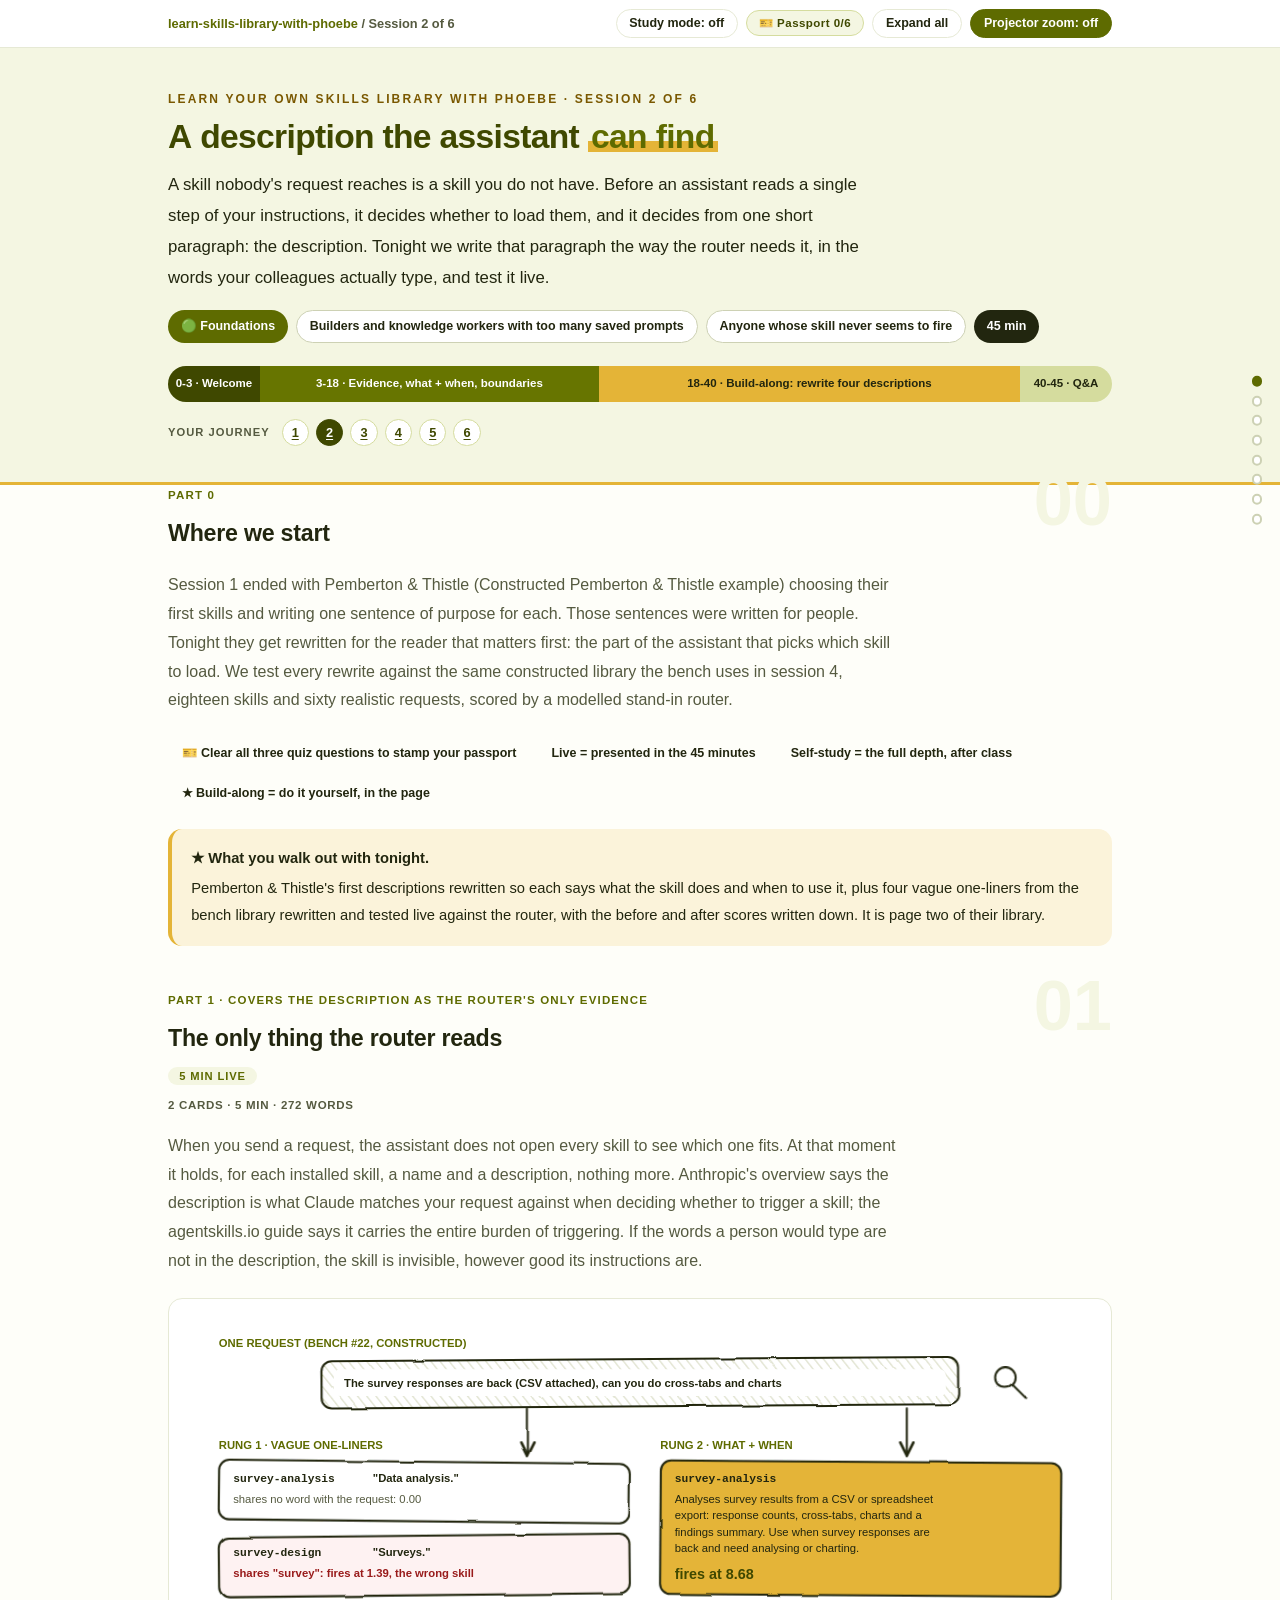
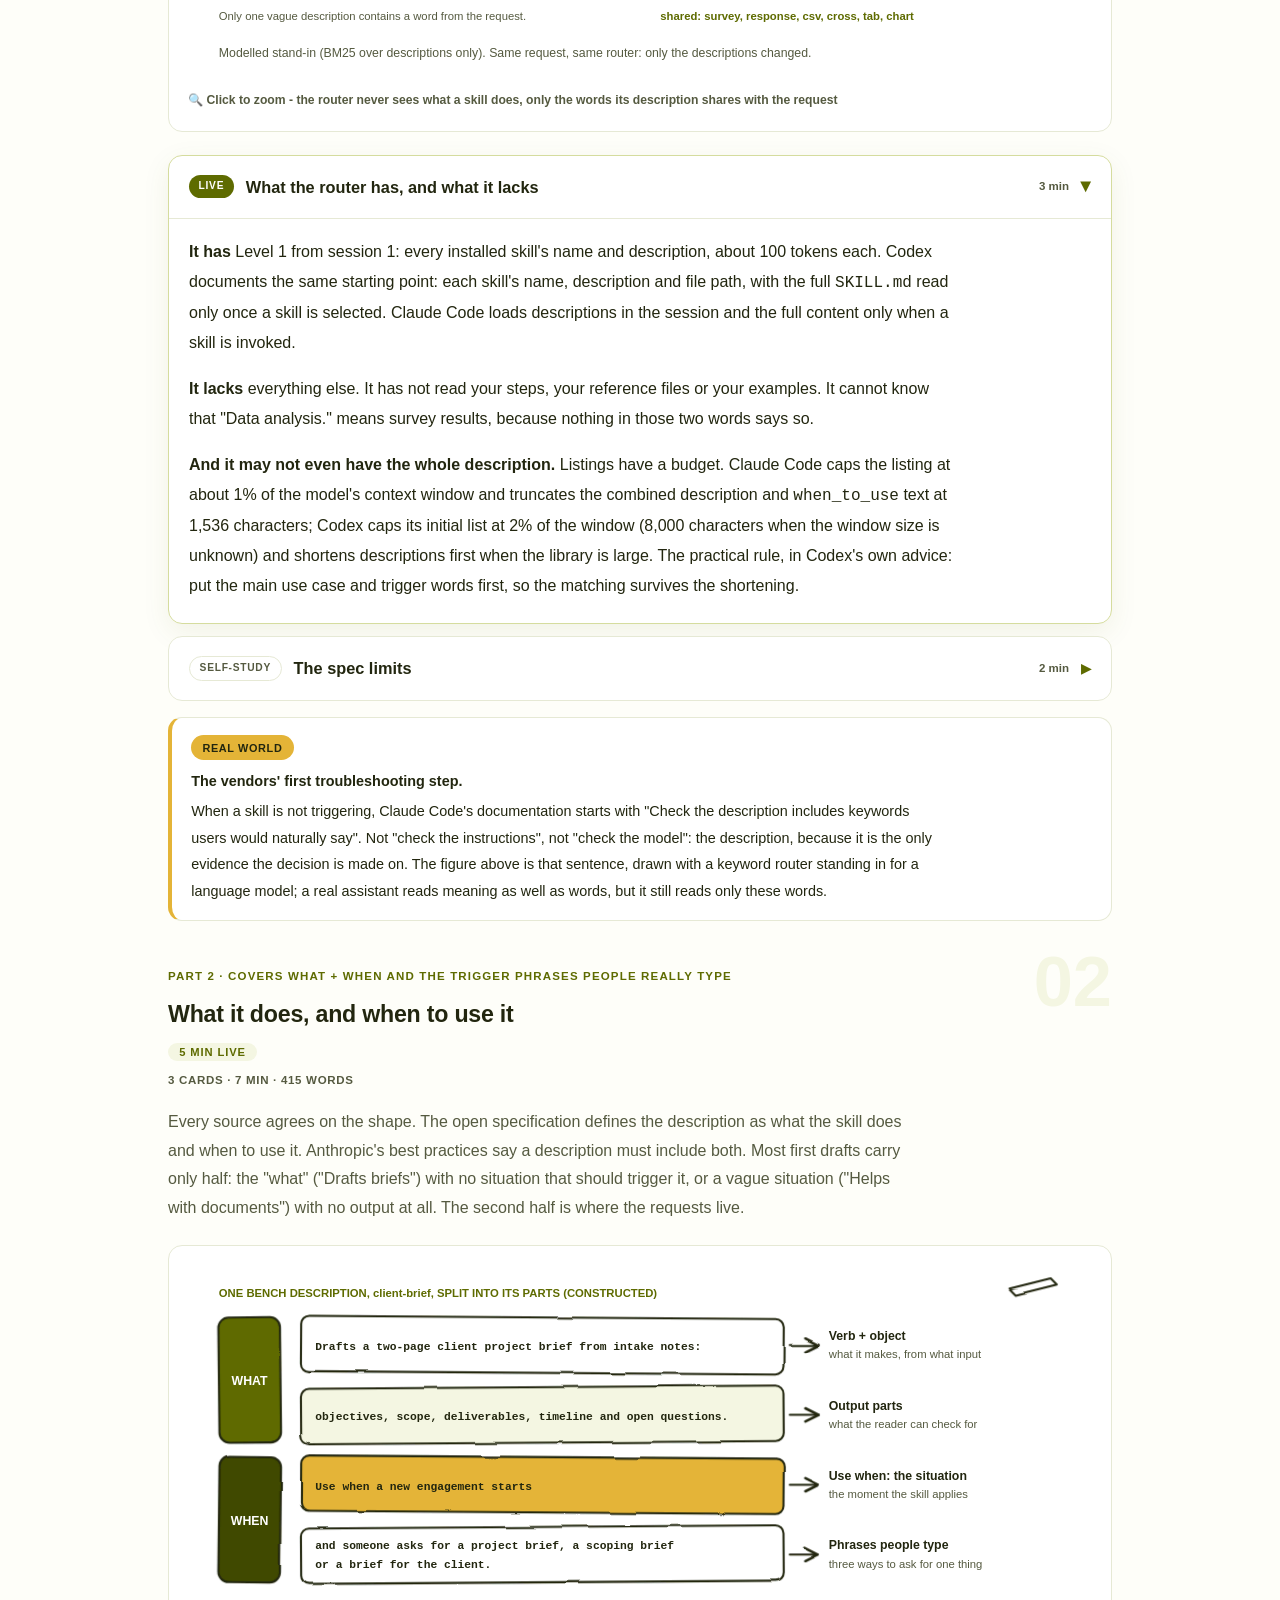
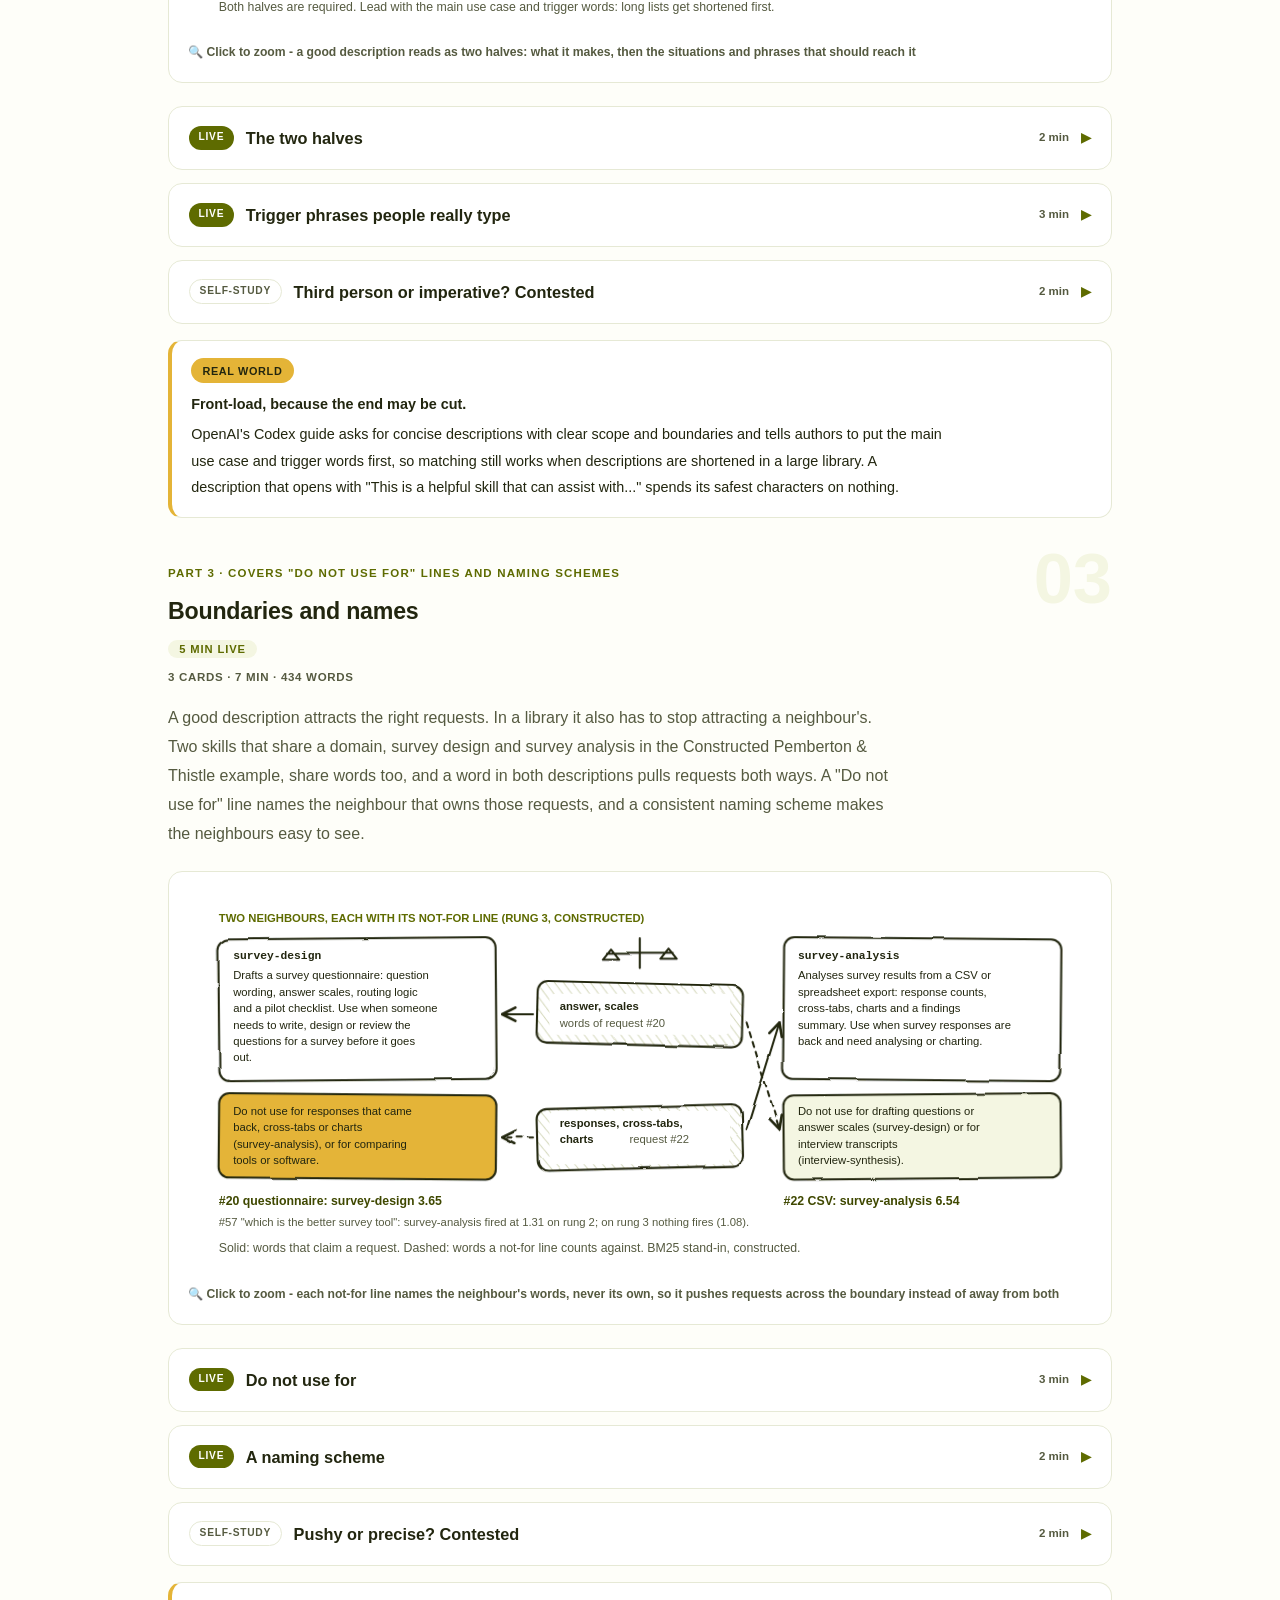
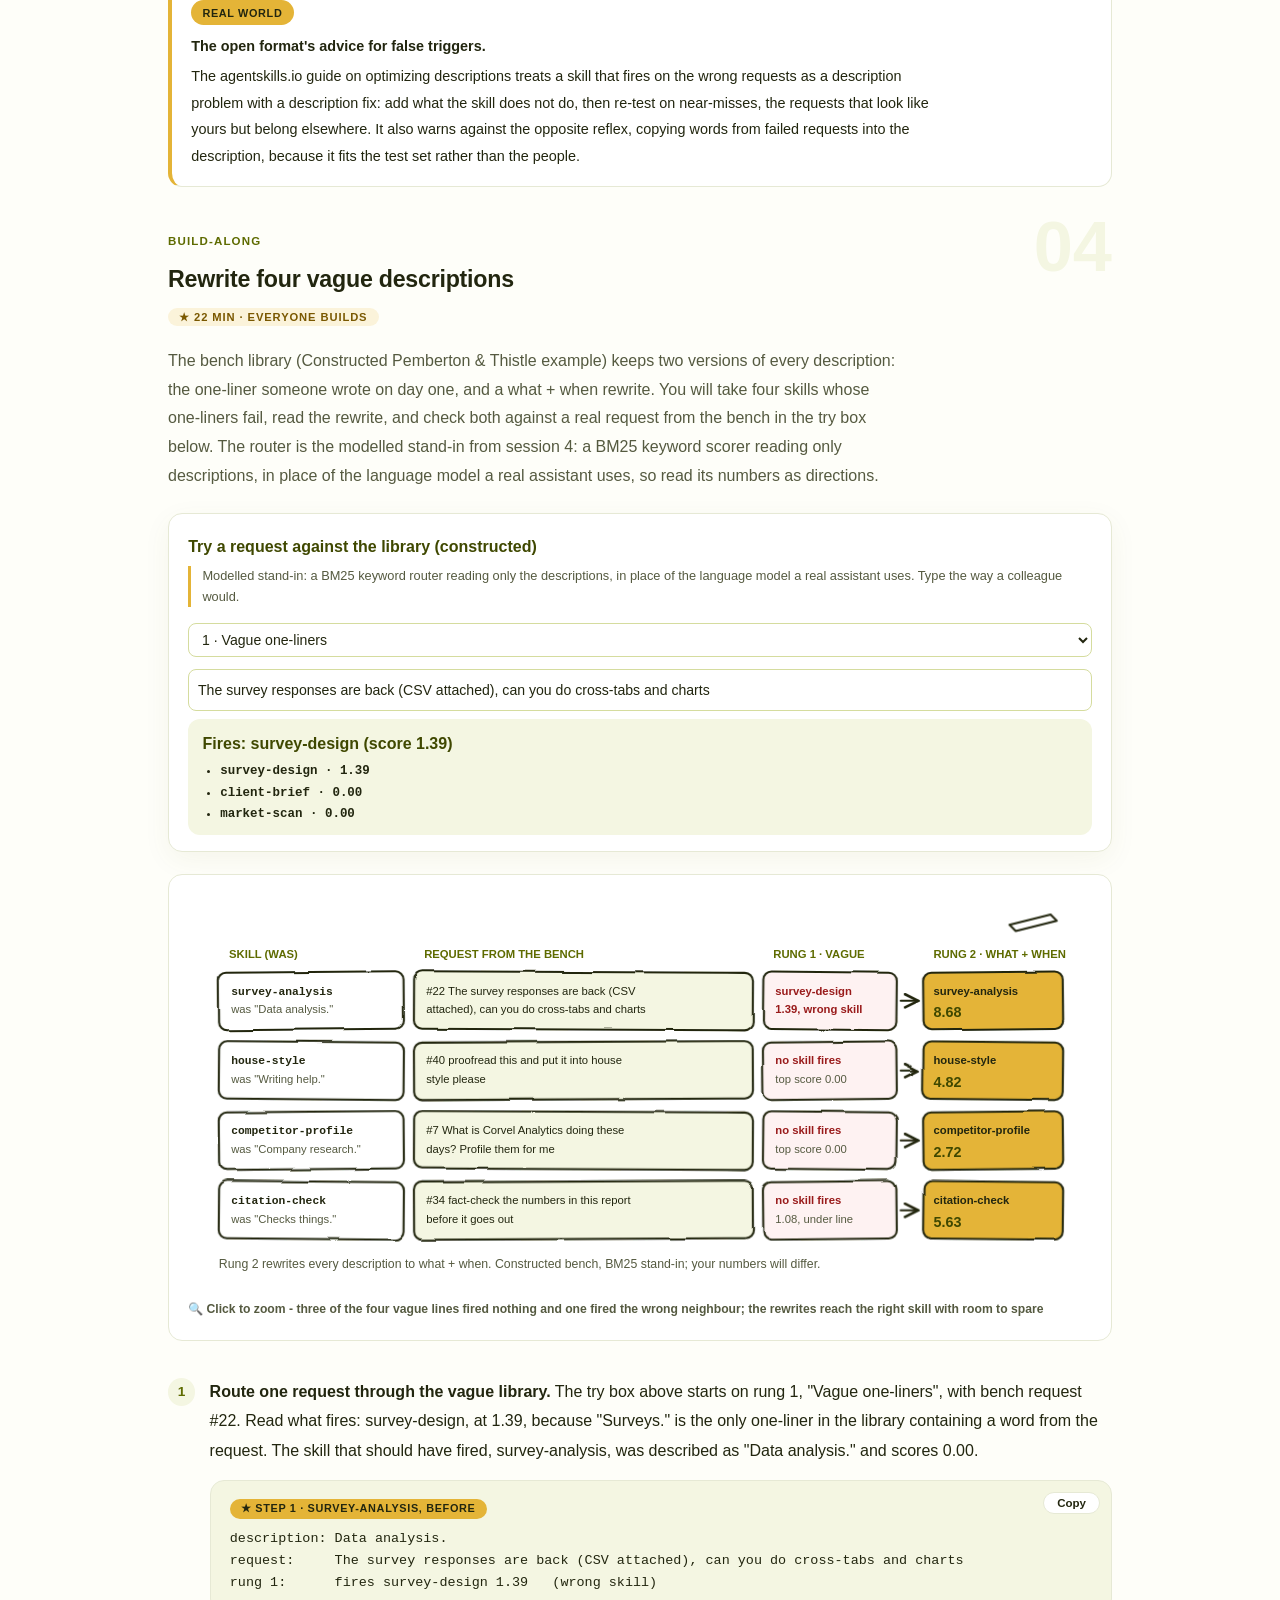
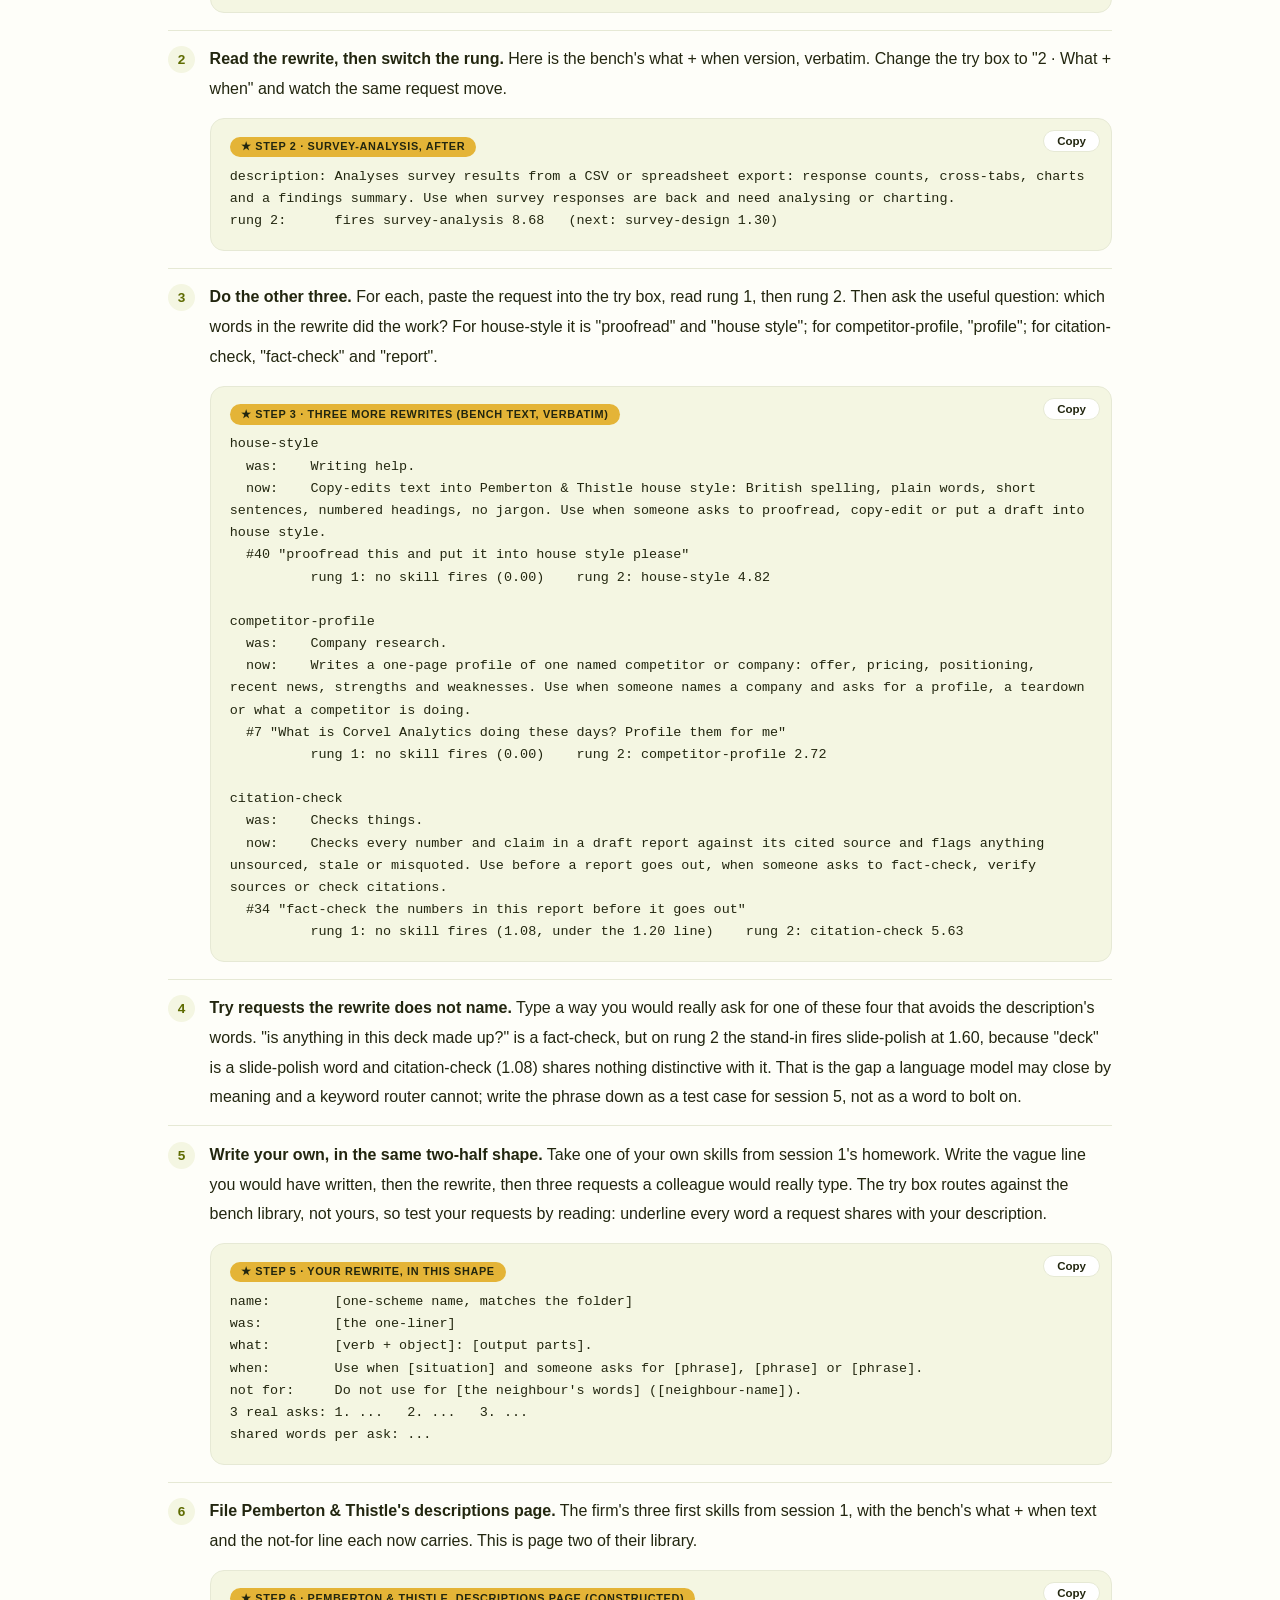
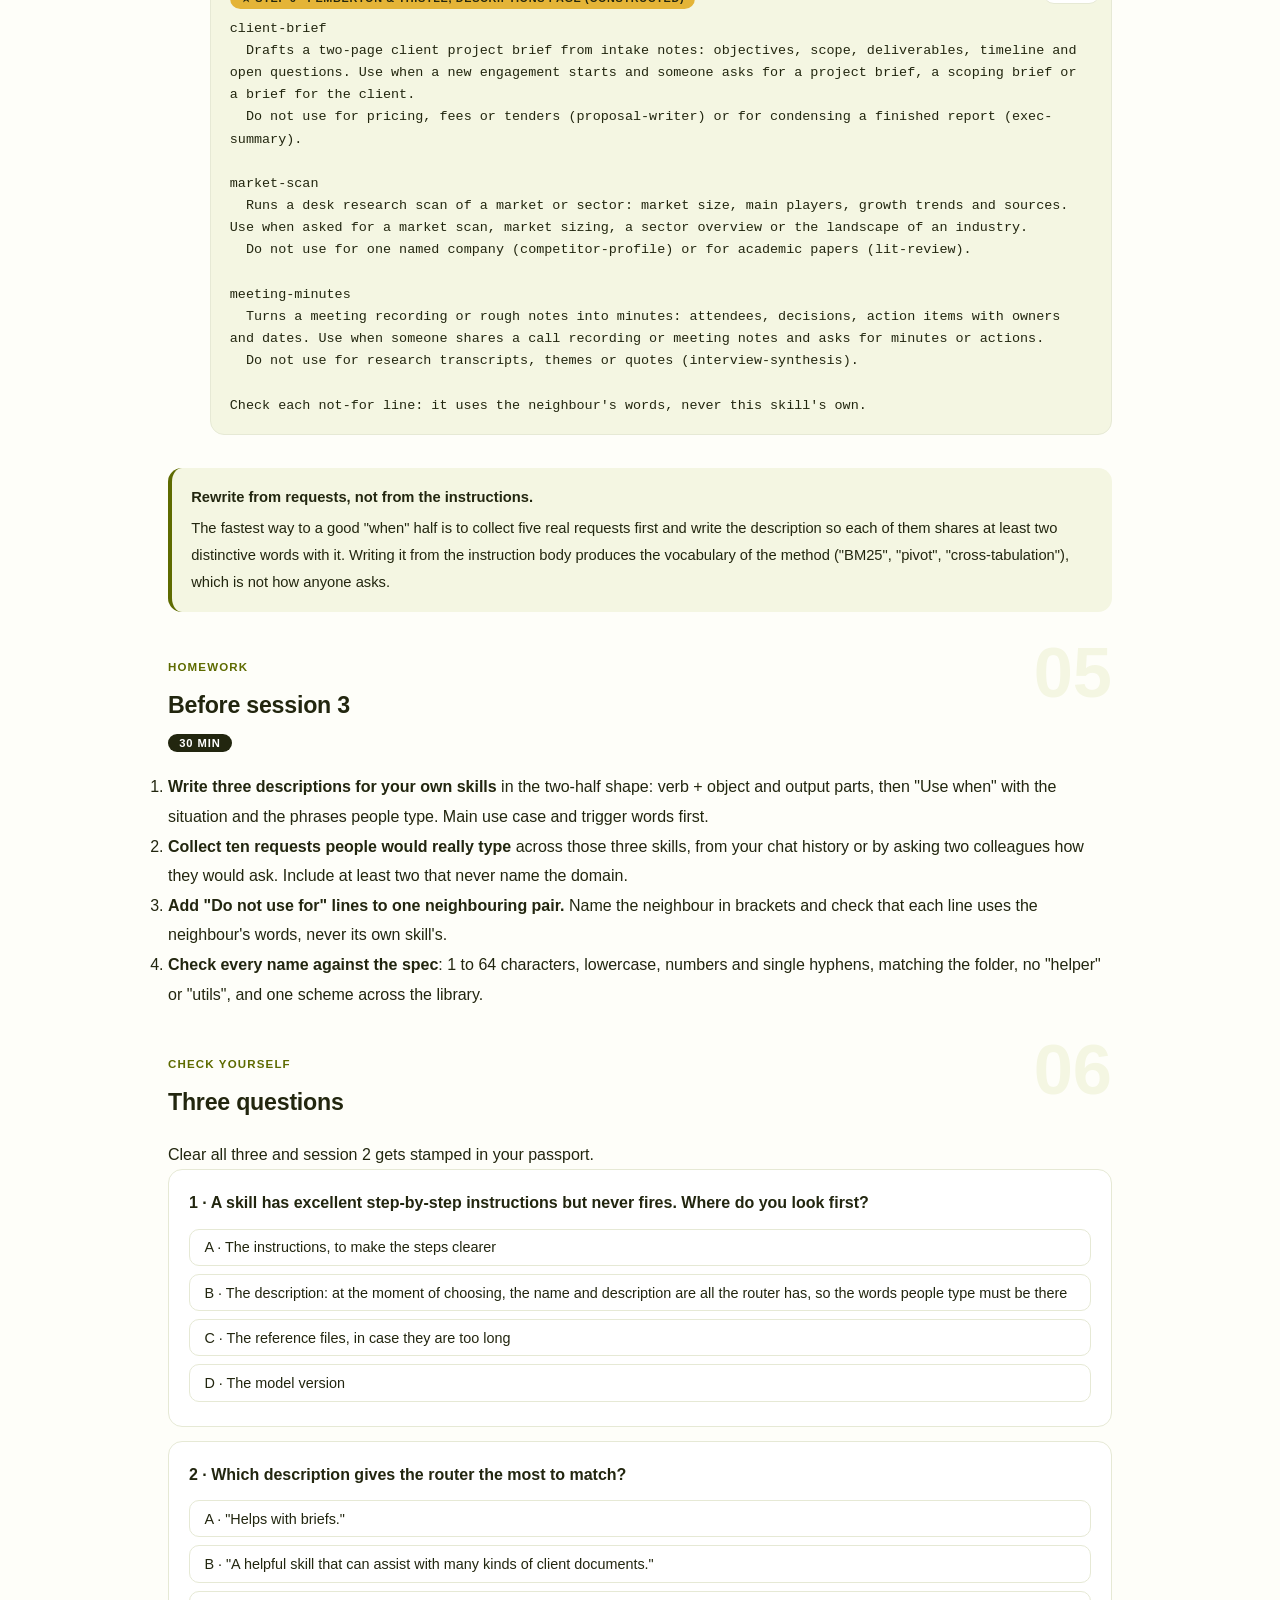
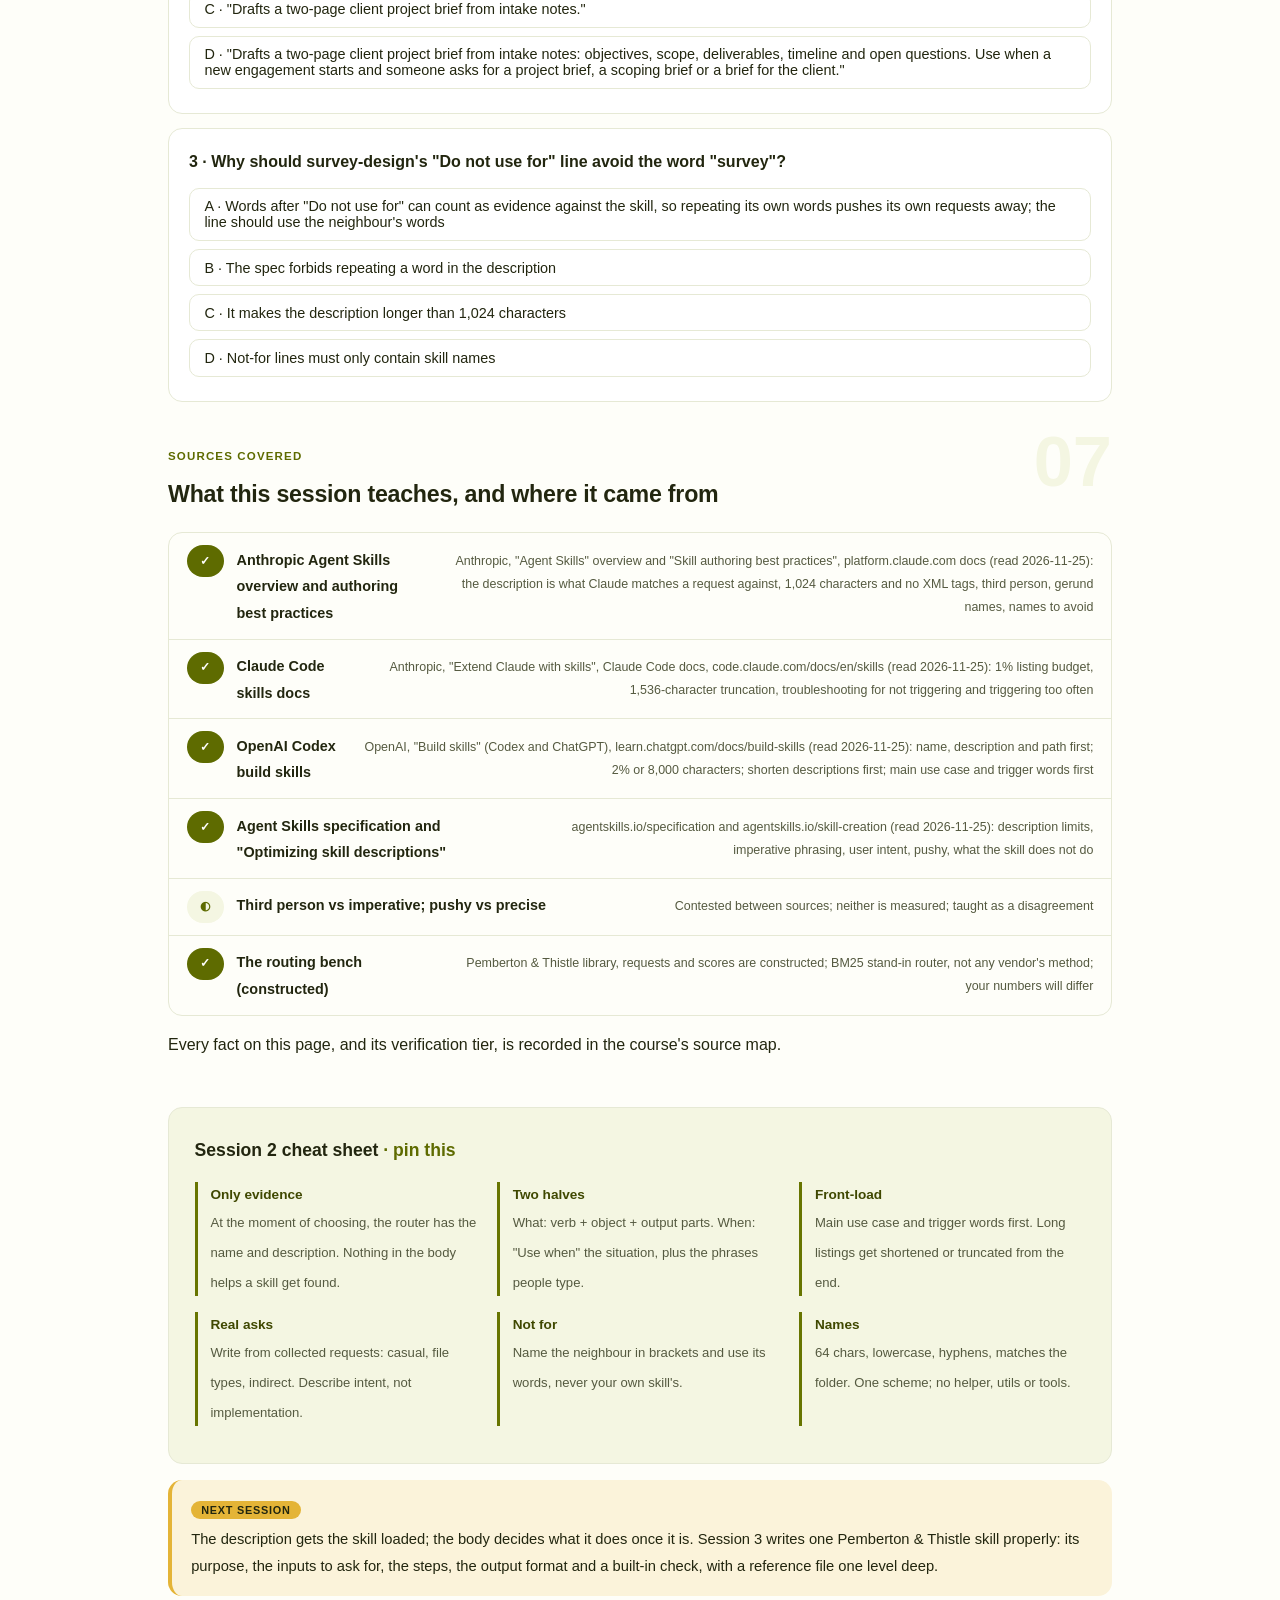
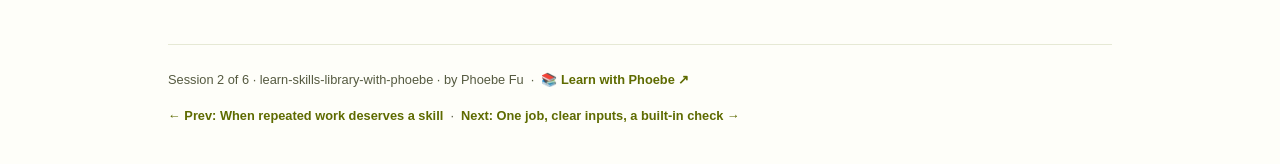
<file: courses/02-a-description-it-can-find.html>
<!DOCTYPE html>
<html lang="en">
<head>
<meta charset="UTF-8">
<meta name="viewport" content="width=device-width, initial-scale=1.0">
<!-- social:start -->
<meta name="description" content="Session 2 of 6. A description the assistant can find: the description as the router's only evidence, what plus when, the phrases people really type, do-not-use-for lines and naming schemes, with four vague descriptions rewritten and tested live.">
<meta property="og:type" content="article">
<meta property="og:site_name" content="Learn with Phoebe">
<meta property="og:title" content="A description the assistant can find - learn skills library with phoebe">
<meta property="og:description" content="Session 2 of 6. The description is all the router reads: say what the skill does and when to use it, in the words people type, and name the neighbour it is not.">
<meta property="og:url" content="https://phoebefu6.github.io/learn-skills-library-with-phoebe/courses/02-a-description-it-can-find.html">
<meta property="og:image" content="https://phoebefu6.github.io/learn-skills-library-with-phoebe/assets/og-cover.png">
<meta property="og:image:width" content="1200">
<meta property="og:image:height" content="630">
<meta name="twitter:card" content="summary_large_image">
<meta name="twitter:title" content="A description the assistant can find - learn skills library with phoebe">
<meta name="twitter:description" content="Session 2 of 6. What plus when, in the words people type: rewrite four vague descriptions and watch the router change its mind.">
<meta name="twitter:image" content="https://phoebefu6.github.io/learn-skills-library-with-phoebe/assets/og-cover.png">
<!-- social:end -->
<title>Session 2 · A description the assistant can find - learn skills library with phoebe</title>
<link rel="stylesheet" href="../assets/style.css?v=2">
</head>
<body>

<div class="toolbar">
  <div class="wrap">
    <span class="crumb"><a href="../index.html">learn-skills-library-with-phoebe</a> / Session 2 of 6</span>
    <button class="btn" id="toggle-all" type="button">Expand all</button>
    <button class="btn primary" id="zoom-toggle" type="button">Projector zoom: off</button>
  </div>
</div>

<header class="masthead">
  <div class="wrap">
    <div class="eyebrow">Learn Your Own Skills Library with Phoebe · Session 2 of 6</div>
    <h1>A description the assistant <span class="accent">can find</span></h1>
    <p class="sub">A skill nobody's request reaches is a skill you do not have. Before an assistant reads a single step of your instructions, it decides whether to load them, and it decides from one short paragraph: the description. Tonight we write that paragraph the way the router needs it, in the words your colleagues actually type, and test it live.</p>
    <div class="chip-row">
      <span class="chip level">🟢 Foundations</span>
      <span class="chip audience">Builders and knowledge workers with too many saved prompts</span>
      <span class="chip audience">Anyone whose skill never seems to fire</span>
      <span class="chip time">45 min</span>
    </div>
    <div class="agenda">
      <span class="a1" style="flex:1">0-3 · Welcome</span>
      <span class="a2" style="flex:4">3-18 · Evidence, what + when, boundaries</span>
      <span class="a3" style="flex:5">18-40 · Build-along: rewrite four descriptions</span>
      <span class="a4" style="flex:1">40-45 · Q&amp;A</span>
    </div>
  </div>
</header>

<main class="wrap">

  <section class="section" id="intro">
    <div class="section-kicker">
      <span class="klabel">Part 0</span>
      <h2>Where we start</h2>
    </div>
    <p class="lede">Session 1 ended with Pemberton &amp; Thistle (Constructed Pemberton &amp; Thistle example) choosing their first skills and writing one sentence of purpose for each. Those sentences were written for people. Tonight they get rewritten for the reader that matters first: the part of the assistant that picks which skill to load. We test every rewrite against the same constructed library the bench uses in session 4, eighteen skills and sixty realistic requests, scored by a modelled stand-in router.</p>

    <div class="legend">
      <span class="pill">🎫 Clear all three quiz questions to stamp your passport</span>
      <span class="pill">Live = presented in the 45 minutes</span>
      <span class="pill">Self-study = the full depth, after class</span>
      <span class="pill">★ Build-along = do it yourself, in the page</span>
    </div>

    <div class="callout win">
      <p><strong>★ What you walk out with tonight.</strong> Pemberton &amp; Thistle's first descriptions rewritten so each says what the skill does and when to use it, plus four vague one-liners from the bench library rewritten and tested live against the router, with the before and after scores written down. It is page two of their library.</p>
    </div>
  </section>

  <section class="section" id="part-1">
    <div class="section-kicker">
      <span class="klabel">Part 1 · covers the description as the router's only evidence</span>
      <h2>The only thing the router reads</h2>
      <span class="tag concept">5 min live</span>
    </div>
    <p class="lede">When you send a request, the assistant does not open every skill to see which one fits. At that moment it holds, for each installed skill, a name and a description, nothing more. Anthropic's overview says the description is what Claude matches your request against when deciding whether to trigger a skill; the agentskills.io guide says it carries the entire burden of triggering. If the words a person would type are not in the description, the skill is invisible, however good its instructions are.</p>

    <figure class="zoomable">
      <svg viewBox="0 0 880 352" xmlns="http://www.w3.org/2000/svg" role="img" aria-label="One request, the survey responses are back with a CSV attached and cross-tabs and charts wanted, routed twice by the stand-in router. On rung 1 survey-analysis is described as Data analysis and shares no word with the request, scoring 0.00, while survey-design, described as Surveys, shares the word survey and fires at 1.39, the wrong skill. On rung 2 survey-analysis has a what plus when description sharing survey, response, csv, cross, tab and chart, and fires at 8.68.">
        <defs>
          <filter id="s2aSk" x="-3%" y="-3%" width="106%" height="106%"><feTurbulence type="fractalNoise" baseFrequency="0.02" numOctaves="2" seed="52" result="n"/><feDisplacementMap in="SourceGraphic" in2="n" scale="2.4" xChannelSelector="R" yChannelSelector="G"/></filter>
          <pattern id="s2aHc" patternUnits="userSpaceOnUse" width="7" height="7" patternTransform="rotate(-38)"><line x1="0" y1="0" x2="0" y2="7" stroke="#5E6B00" stroke-width="1" opacity=".5"/></pattern>
          <marker id="s2aAr" viewBox="0 0 10 10" refX="9" refY="5" markerWidth="8" markerHeight="8" orient="auto"><path d="M1 1 L9 5 L1 9" fill="none" stroke="#22260F" stroke-width="1.6" stroke-linecap="round"/></marker>
        </defs>
        <style>
          .s2aH { font: 800 12px Inter, sans-serif; fill: #22260F; }
          .s2aL { font: 600 11px Inter, sans-serif; fill: #22260F; }
          .s2aS { font: 400 11px Inter, sans-serif; fill: #555A40; }
          .s2aA { font: 700 11px Inter, sans-serif; fill: #5E6B00; }
          .s2aV { font: 800 14px Inter, sans-serif; fill: #3F4800; }
          .s2aR { font: 800 11px Inter, sans-serif; fill: #991B1B; }
          .s2aC { font: 700 11px ui-monospace, Menlo, monospace; fill: #22260F; }
          .s2aN { font: 400 12px Inter, sans-serif; fill: #555A40; }
        </style>

        <text class="s2aA" x="30" y="28">ONE REQUEST (BENCH #22, CONSTRUCTED)</text>

        <g filter="url(#s2aSk)" fill="none" stroke="#22260F" stroke-width="2" stroke-linecap="round" stroke-linejoin="round">
          <rect x="130" y="40" width="620" height="46" rx="10" transform="rotate(-0.4 440 63)" fill="url(#s2aHc)"/>
          <rect x="30" y="140" width="400" height="58" rx="10" transform="rotate(0.6 230 169)" fill="#FFFFFF"/>
          <rect x="30" y="212" width="400" height="58" rx="10" transform="rotate(-0.6 230 241)" fill="#FEF2F2"/>
          <rect x="460" y="140" width="390" height="130" rx="10" transform="rotate(0.4 655 205)" fill="#E4B437"/>
          <path d="M330 88 L330 134" marker-end="url(#s2aAr)"/>
          <path d="M700 88 L700 134" marker-end="url(#s2aAr)"/>
          <circle cx="796" cy="58" r="10"/>
          <path d="M803 65 L816 78"/>
        </g>

        <rect x="142" y="50" width="596" height="26" rx="6" fill="#FFFFFF"/>
        <text class="s2aL" x="152" y="67">The survey responses are back (CSV attached), can you do cross-tabs and charts</text>

        <text class="s2aA" x="30" y="128">RUNG 1 · VAGUE ONE-LINERS</text>
        <text class="s2aA" x="460" y="128">RUNG 2 · WHAT + WHEN</text>

        <text class="s2aC" x="44" y="160">survey-analysis</text>
        <text class="s2aL" x="180" y="160">"Data analysis."</text>
        <text class="s2aS" x="44" y="180">shares no word with the request: 0.00</text>

        <text class="s2aC" x="44" y="232">survey-design</text>
        <text class="s2aL" x="180" y="232">"Surveys."</text>
        <text class="s2aR" x="44" y="252">shares "survey": fires at 1.39, the wrong skill</text>

        <text class="s2aC" x="474" y="160">survey-analysis</text>
        <text class="s2aS" x="474" y="180" style="fill:#22260F">Analyses survey results from a CSV or spreadsheet</text>
        <text class="s2aS" x="474" y="196" style="fill:#22260F">export: response counts, cross-tabs, charts and a</text>
        <text class="s2aS" x="474" y="212" style="fill:#22260F">findings summary. Use when survey responses are</text>
        <text class="s2aS" x="474" y="228" style="fill:#22260F">back and need analysing or charting.</text>
        <text class="s2aV" x="474" y="254">fires at 8.68</text>

        <text class="s2aS" x="30" y="294">Only one vague description contains a word from the request.</text>
        <text class="s2aA" x="460" y="294">shared: survey, response, csv, cross, tab, chart</text>

        <text class="s2aN" x="30" y="330">Modelled stand-in (BM25 over descriptions only). Same request, same router: only the descriptions changed.</text>
      </svg>
      <figcaption>🔍 Click to zoom - the router never sees what a skill does, only the words its description shares with the request</figcaption>
    </figure>

    <details class="card" open>
      <summary><span class="mode live">Live</span>What the router has, and what it lacks<span class="mini">3 min</span><span class="caret">▶</span></summary>
      <div class="body">
        <p><strong>It has</strong> Level 1 from session 1: every installed skill's name and description, about 100 tokens each. Codex documents the same starting point: each skill's name, description and file path, with the full <code>SKILL.md</code> read only once a skill is selected. Claude Code loads descriptions in the session and the full content only when a skill is invoked.</p>
        <p><strong>It lacks</strong> everything else. It has not read your steps, your reference files or your examples. It cannot know that "Data analysis." means survey results, because nothing in those two words says so.</p>
        <p><strong>And it may not even have the whole description.</strong> Listings have a budget. Claude Code caps the listing at about 1% of the model's context window and truncates the combined description and <code>when_to_use</code> text at 1,536 characters; Codex caps its initial list at 2% of the window (8,000 characters when the window size is unknown) and shortens descriptions first when the library is large. The practical rule, in Codex's own advice: put the main use case and trigger words first, so the matching survives the shortening.</p>
      </div>
    </details>

    <details class="card">
      <summary><span class="mode self">Self-study</span>The spec limits<span class="mini">2 min</span><span class="caret">▶</span></summary>
      <div class="body">
        <table class="clean">
          <tr><th>Rule</th><th>Source</th></tr>
          <tr><td>1 to 1,024 characters, non-empty, describes what the skill does and when to use it</td><td>Agent Skills specification</td></tr>
          <tr><td>Maximum 1,024 characters, no XML tags</td><td>Anthropic, Agent Skills overview</td></tr>
          <tr><td>Description plus <code>when_to_use</code> truncated at 1,536 characters in the listing</td><td>Claude Code skills docs</td></tr>
          <tr><td>Descriptions shortened first when the list overflows its budget</td><td>OpenAI, Build skills</td></tr>
        </table>
        <p>1,024 characters is a ceiling, not a target. Every character is paid in every session (session 1), and on the bench the what + when library runs to 3,605 characters across eighteen skills, about 200 each. Session 6 counts what a growing library costs.</p>
      </div>
    </details>

    <div class="callout example">
      <span class="ex-pill">Real world</span>
      <p><strong>The vendors' first troubleshooting step.</strong> When a skill is not triggering, Claude Code's documentation starts with "Check the description includes keywords users would naturally say". Not "check the instructions", not "check the model": the description, because it is the only evidence the decision is made on. The figure above is that sentence, drawn with a keyword router standing in for a language model; a real assistant reads meaning as well as words, but it still reads only these words.</p>
    </div>
  </section>

  <section class="section" id="part-2">
    <div class="section-kicker">
      <span class="klabel">Part 2 · covers what + when and the trigger phrases people really type</span>
      <h2>What it does, and when to use it</h2>
      <span class="tag concept">5 min live</span>
    </div>
    <p class="lede">Every source agrees on the shape. The open specification defines the description as what the skill does and when to use it. Anthropic's best practices say a description must include both. Most first drafts carry only half: the "what" ("Drafts briefs") with no situation that should trigger it, or a vague situation ("Helps with documents") with no output at all. The second half is where the requests live.</p>

    <figure class="zoomable">
      <svg viewBox="0 0 880 356" xmlns="http://www.w3.org/2000/svg" role="img" aria-label="The client-brief description from the constructed bench, split into four labelled segments. What: the verb and object, drafts a two-page client project brief from intake notes; then the output parts, objectives, scope, deliverables, timeline and open questions. When: the situation, use when a new engagement starts, filled gold; then the phrases people type, a project brief, a scoping brief or a brief for the client.">
        <defs>
          <filter id="s2bSk" x="-3%" y="-3%" width="106%" height="106%"><feTurbulence type="fractalNoise" baseFrequency="0.02" numOctaves="2" seed="64" result="n"/><feDisplacementMap in="SourceGraphic" in2="n" scale="2.4" xChannelSelector="R" yChannelSelector="G"/></filter>
          <marker id="s2bAr" viewBox="0 0 10 10" refX="9" refY="5" markerWidth="8" markerHeight="8" orient="auto"><path d="M1 1 L9 5 L1 9" fill="none" stroke="#22260F" stroke-width="1.6" stroke-linecap="round"/></marker>
        </defs>
        <style>
          .s2bH { font: 800 12px Inter, sans-serif; fill: #22260F; }
          .s2bL { font: 600 12px Inter, sans-serif; fill: #22260F; }
          .s2bS { font: 400 11px Inter, sans-serif; fill: #555A40; }
          .s2bA { font: 700 11px Inter, sans-serif; fill: #5E6B00; }
          .s2bW { font: 800 12px Inter, sans-serif; fill: #FFFFFF; }
          .s2bC { font: 700 11px ui-monospace, Menlo, monospace; fill: #22260F; }
          .s2bN { font: 400 12px Inter, sans-serif; fill: #555A40; }
        </style>

        <text class="s2bA" x="30" y="30">ONE BENCH DESCRIPTION, client-brief, SPLIT INTO ITS PARTS (CONSTRUCTED)</text>

        <g filter="url(#s2bSk)" fill="none" stroke="#22260F" stroke-width="2" stroke-linecap="round" stroke-linejoin="round">
          <rect x="30" y="50" width="60" height="122" rx="10" transform="rotate(-0.6 60 111)" fill="#5E6B00"/>
          <rect x="30" y="186" width="60" height="122" rx="10" transform="rotate(0.6 60 247)" fill="#3F4800"/>
          <rect x="110" y="50" width="470" height="54" rx="8" transform="rotate(0.4 345 77)" fill="#FFFFFF"/>
          <rect x="110" y="118" width="470" height="54" rx="8" transform="rotate(-0.4 345 145)" fill="#F4F6E2"/>
          <rect x="110" y="186" width="470" height="54" rx="8" transform="rotate(0.4 345 213)" fill="#E4B437"/>
          <rect x="110" y="254" width="470" height="54" rx="8" transform="rotate(-0.4 345 281)" fill="#FFFFFF"/>
          <path d="M586 77 L614 77" marker-end="url(#s2bAr)"/>
          <path d="M586 145 L614 145" marker-end="url(#s2bAr)"/>
          <path d="M586 213 L614 213" marker-end="url(#s2bAr)"/>
          <path d="M586 281 L614 281" marker-end="url(#s2bAr)"/>
          <path d="M800 22 L840 12 M800 22 L806 28 L846 18 L840 12"/>
        </g>

        <text class="s2bW" x="60" y="116" text-anchor="middle">WHAT</text>
        <text class="s2bW" x="60" y="252" text-anchor="middle">WHEN</text>

        <text class="s2bC" x="124" y="82">Drafts a two-page client project brief from intake notes:</text>
        <text class="s2bC" x="124" y="150">objectives, scope, deliverables, timeline and open questions.</text>
        <text class="s2bC" x="124" y="218">Use when a new engagement starts</text>
        <text class="s2bC" x="124" y="276">and someone asks for a project brief, a scoping brief</text>
        <text class="s2bC" x="124" y="294">or a brief for the client.</text>

        <text class="s2bL" x="624" y="72">Verb + object</text>
        <text class="s2bS" x="624" y="90">what it makes, from what input</text>
        <text class="s2bL" x="624" y="140">Output parts</text>
        <text class="s2bS" x="624" y="158">what the reader can check for</text>
        <text class="s2bL" x="624" y="208">Use when: the situation</text>
        <text class="s2bS" x="624" y="226">the moment the skill applies</text>
        <text class="s2bL" x="624" y="276">Phrases people type</text>
        <text class="s2bS" x="624" y="294">three ways to ask for one thing</text>

        <text class="s2bN" x="30" y="336">Both halves are required. Lead with the main use case and trigger words: long lists get shortened first.</text>
      </svg>
      <figcaption>🔍 Click to zoom - a good description reads as two halves: what it makes, then the situations and phrases that should reach it</figcaption>
    </figure>

    <details class="card">
      <summary><span class="mode live">Live</span>The two halves<span class="mini">2 min</span><span class="caret">▶</span></summary>
      <div class="body">
        <p><strong>What</strong> is a verb and an object, plus the parts of the output: "Drafts a two-page client project brief from intake notes: objectives, scope, deliverables, timeline and open questions." It tells the router, and you in six months, what comes out.</p>
        <p><strong>When</strong> is the situation and the asks: "Use when a new engagement starts and someone asks for a project brief, a scoping brief or a brief for the client." It is the half that matches requests, because requests describe situations ("we just won the job") far more often than they name outputs.</p>
        <p>Anthropic's best practices contrast specific descriptions with vague ones such as "Helps with documents": true of half the library, so it helps the router choose nothing. On the bench, rewriting all eighteen vague one-liners into what + when took the constructed library from 14 to 52 of 60 requests routed right.</p>
      </div>
    </details>

    <details class="card">
      <summary><span class="mode live">Live</span>Trigger phrases people really type<span class="mini">3 min</span><span class="caret">▶</span></summary>
      <div class="body">
        <p>Write down how colleagues actually ask, before you write the description. Real requests are casual ("can you nudge them politely"), name a file type rather than a task ("CSV attached"), and are often indirect: they describe the situation and never name the domain. The agentskills.io guide puts it as describing the user's intent, not the implementation: say what the person is trying to get done, not how the skill does it internally.</p>
        <p>Two bench requests show both sides (constructed, rung 2, stand-in router):</p>
        <table class="clean">
          <tr><th>Request</th><th>What happens</th><th>Why</th></tr>
          <tr><td>"check this report before it goes to the client"</td><td>reaches citation-check, 3.68</td><td>the description says "before a report goes out", the situation, not just "fact-check"</td></tr>
          <tr><td>"who agreed to do what on yesterday's call? notes attached"</td><td>no skill fires, 0.66</td><td>no description covers "who agreed to do what", the indirect way of asking for actions</td></tr>
        </table>
        <p>The second one is fixed in session 4 by splitting a two-job skill, not by bolting the phrase on. Keep a list of real asks for each skill: it is the test set session 5 builds on.</p>
      </div>
    </details>

    <details class="card">
      <summary><span class="mode self">Self-study</span>Third person or imperative? Contested<span class="mini">2 min</span><span class="caret">▶</span></summary>
      <div class="body">
        <p>The sources disagree on voice. Anthropic's best practices say "Always write in third person" (their example: "Processes Excel files and generates reports"). The agentskills.io guide says "Use imperative phrasing", as in "Use this skill when...".</p>
        <p>Neither source measures the difference, and both agree on the part that matters: say what the skill does and when to use it. The bench descriptions mix the two, a third-person "what" and an imperative "Use when", which satisfies both readings. Pick one convention for your library and keep it consistent; do not expect either choice to rescue a description that lacks the "when".</p>
      </div>
    </details>

    <div class="callout example">
      <span class="ex-pill">Real world</span>
      <p><strong>Front-load, because the end may be cut.</strong> OpenAI's Codex guide asks for concise descriptions with clear scope and boundaries and tells authors to put the main use case and trigger words first, so matching still works when descriptions are shortened in a large library. A description that opens with "This is a helpful skill that can assist with..." spends its safest characters on nothing.</p>
    </div>
  </section>

  <section class="section" id="part-3">
    <div class="section-kicker">
      <span class="klabel">Part 3 · covers "do not use for" lines and naming schemes</span>
      <h2>Boundaries and names</h2>
      <span class="tag concept">5 min live</span>
    </div>
    <p class="lede">A good description attracts the right requests. In a library it also has to stop attracting a neighbour's. Two skills that share a domain, survey design and survey analysis in the Constructed Pemberton &amp; Thistle example, share words too, and a word in both descriptions pulls requests both ways. A "Do not use for" line names the neighbour that owns those requests, and a consistent naming scheme makes the neighbours easy to see.</p>

    <figure class="zoomable">
      <svg viewBox="0 0 880 372" xmlns="http://www.w3.org/2000/svg" role="img" aria-label="Two neighbouring constructed skills on rung 3. Left, survey-design: drafts a survey questionnaire, with the not-for line responses that came back, cross-tabs or charts, filled gold. Right, survey-analysis: analyses survey results from a CSV, with the not-for line drafting questions or answer scales. The words answer and scales from request 20 are claimed by survey-design and counted against survey-analysis; responses, cross-tabs and charts from request 22 are claimed by survey-analysis and counted against survey-design. Request 20 reaches survey-design at 3.65 and request 22 reaches survey-analysis at 6.54.">
        <defs>
          <filter id="s2cSk" x="-3%" y="-3%" width="106%" height="106%"><feTurbulence type="fractalNoise" baseFrequency="0.02" numOctaves="2" seed="71" result="n"/><feDisplacementMap in="SourceGraphic" in2="n" scale="2.4" xChannelSelector="R" yChannelSelector="G"/></filter>
          <pattern id="s2cHc" patternUnits="userSpaceOnUse" width="7" height="7" patternTransform="rotate(-38)"><line x1="0" y1="0" x2="0" y2="7" stroke="#5E6B00" stroke-width="1" opacity=".5"/></pattern>
          <marker id="s2cAr" viewBox="0 0 10 10" refX="9" refY="5" markerWidth="8" markerHeight="8" orient="auto"><path d="M1 1 L9 5 L1 9" fill="none" stroke="#22260F" stroke-width="1.6" stroke-linecap="round"/></marker>
        </defs>
        <style>
          .s2cH { font: 800 12px Inter, sans-serif; fill: #22260F; }
          .s2cL { font: 600 11px Inter, sans-serif; fill: #22260F; }
          .s2cS { font: 400 11px Inter, sans-serif; fill: #555A40; }
          .s2cA { font: 700 11px Inter, sans-serif; fill: #5E6B00; }
          .s2cV { font: 800 12px Inter, sans-serif; fill: #3F4800; }
          .s2cC { font: 700 11px ui-monospace, Menlo, monospace; fill: #22260F; }
          .s2cN { font: 400 12px Inter, sans-serif; fill: #555A40; }
        </style>

        <text class="s2cA" x="30" y="30">TWO NEIGHBOURS, EACH WITH ITS NOT-FOR LINE (RUNG 3, CONSTRUCTED)</text>

        <g filter="url(#s2cSk)" fill="none" stroke="#22260F" stroke-width="2" stroke-linecap="round" stroke-linejoin="round">
          <rect x="30" y="46" width="270" height="138" rx="10" transform="rotate(-0.5 165 115)" fill="#FFFFFF"/>
          <rect x="30" y="198" width="270" height="82" rx="10" transform="rotate(0.5 165 239)" fill="#E4B437"/>
          <rect x="580" y="46" width="270" height="138" rx="10" transform="rotate(0.5 715 115)" fill="#FFFFFF"/>
          <rect x="580" y="198" width="270" height="82" rx="10" transform="rotate(-0.5 715 239)" fill="#F4F6E2"/>
          <rect x="340" y="90" width="200" height="60" rx="10" transform="rotate(1.5 440 120)" fill="url(#s2cHc)"/>
          <rect x="340" y="210" width="200" height="60" rx="10" transform="rotate(-1.5 440 240)" fill="url(#s2cHc)"/>
          <path d="M336 120 L306 120" marker-end="url(#s2cAr)"/>
          <path d="M544 128 L576 232" stroke-dasharray="5 5" marker-end="url(#s2cAr)"/>
          <path d="M544 232 L576 128" marker-end="url(#s2cAr)"/>
          <path d="M336 240 L306 240" stroke-dasharray="5 5" marker-end="url(#s2cAr)"/>
          <path d="M408 60 L472 60 M440 46 L440 74 M412 56 L404 66 L420 66 Z M468 56 L460 66 L476 66 Z"/>
        </g>

        <text class="s2cC" x="44" y="66">survey-design</text>
        <text class="s2cS" x="44" y="86" style="fill:#22260F">Drafts a survey questionnaire: question</text>
        <text class="s2cS" x="44" y="102" style="fill:#22260F">wording, answer scales, routing logic</text>
        <text class="s2cS" x="44" y="118" style="fill:#22260F">and a pilot checklist. Use when someone</text>
        <text class="s2cS" x="44" y="134" style="fill:#22260F">needs to write, design or review the</text>
        <text class="s2cS" x="44" y="150" style="fill:#22260F">questions for a survey before it goes</text>
        <text class="s2cS" x="44" y="166" style="fill:#22260F">out.</text>

        <text class="s2cS" x="44" y="218" style="fill:#22260F">Do not use for responses that came</text>
        <text class="s2cS" x="44" y="234" style="fill:#22260F">back, cross-tabs or charts</text>
        <text class="s2cS" x="44" y="250" style="fill:#22260F">(survey-analysis), or for comparing</text>
        <text class="s2cS" x="44" y="266" style="fill:#22260F">tools or software.</text>

        <text class="s2cC" x="594" y="66">survey-analysis</text>
        <text class="s2cS" x="594" y="86" style="fill:#22260F">Analyses survey results from a CSV or</text>
        <text class="s2cS" x="594" y="102" style="fill:#22260F">spreadsheet export: response counts,</text>
        <text class="s2cS" x="594" y="118" style="fill:#22260F">cross-tabs, charts and a findings</text>
        <text class="s2cS" x="594" y="134" style="fill:#22260F">summary. Use when survey responses are</text>
        <text class="s2cS" x="594" y="150" style="fill:#22260F">back and need analysing or charting.</text>

        <text class="s2cS" x="594" y="218" style="fill:#22260F">Do not use for drafting questions or</text>
        <text class="s2cS" x="594" y="234" style="fill:#22260F">answer scales (survey-design) or for</text>
        <text class="s2cS" x="594" y="250" style="fill:#22260F">interview transcripts</text>
        <text class="s2cS" x="594" y="266" style="fill:#22260F">(interview-synthesis).</text>

        <rect x="352" y="100" width="176" height="40" rx="6" fill="#FFFFFF"/>
        <text class="s2cL" x="362" y="116">answer, scales</text>
        <text class="s2cS" x="362" y="132">words of request #20</text>
        <rect x="352" y="214" width="176" height="52" rx="6" fill="#FFFFFF"/>
        <text class="s2cL" x="362" y="230">responses, cross-tabs,</text>
        <text class="s2cL" x="362" y="245">charts</text>
        <text class="s2cS" x="430" y="245">request #22</text>

        <text class="s2cV" x="30" y="306">#20 questionnaire: survey-design 3.65</text>
        <text class="s2cV" x="580" y="306">#22 CSV: survey-analysis 6.54</text>
        <text class="s2cS" x="30" y="326">#57 "which is the better survey tool": survey-analysis fired at 1.31 on rung 2; on rung 3 nothing fires (1.08).</text>

        <text class="s2cN" x="30" y="352">Solid: words that claim a request. Dashed: words a not-for line counts against. BM25 stand-in, constructed.</text>
      </svg>
      <figcaption>🔍 Click to zoom - each not-for line names the neighbour's words, never its own, so it pushes requests across the boundary instead of away from both</figcaption>
    </figure>

    <details class="card">
      <summary><span class="mode live">Live</span>Do not use for<span class="mini">3 min</span><span class="caret">▶</span></summary>
      <div class="body">
        <p>One line at the end: what this skill is not for, and which skill is. "Do not use for responses that came back, cross-tabs or charts (survey-analysis)." It does two jobs: it tells the router where the boundary is, and it tells the next person who edits the library that the neighbour exists.</p>
        <p>On the bench (constructed, stand-in router), adding a not-for line to every description halved the false fires, requests that should reach no skill, from 6 to 3. It is not free: the library grew from 3,605 to 5,186 characters, and because every score moved, one new false fire and one new misroute appeared. Session 4 shows the whole trade.</p>
        <p><strong>Write the boundary in the neighbour's words, not your own.</strong> The stand-in counts every word after "Do not use for" as evidence against the skill, ignoring the neighbour's name in brackets. So a not-for line that repeats your own skill's words penalises your own requests. That happened while the bench was being built: an early survey-design line contained the word "survey", and pushed survey-design requests away from survey-design. A language model reads the negation rather than counting words, so a real assistant may forgive the slip; the habit costs nothing either way.</p>
      </div>
    </details>

    <details class="card">
      <summary><span class="mode live">Live</span>A naming scheme<span class="mini">2 min</span><span class="caret">▶</span></summary>
      <div class="body">
        <p>The spec fixes the characters: 1 to 64, lowercase letters, numbers and single hyphens, matching the folder name. Anthropic adds no XML tags and no reserved words "anthropic" or "claude". Within those rules you choose a scheme.</p>
        <table class="clean">
          <tr><th>Pattern</th><th>Example</th><th>Note</th></tr>
          <tr><td>Gerund (Anthropic's suggestion)</td><td><code>processing-pdfs</code></td><td>Reads as an activity</td></tr>
          <tr><td>Noun phrase (Pemberton &amp; Thistle's choice, constructed)</td><td><code>client-brief</code>, <code>survey-analysis</code></td><td>Reads as the thing produced</td></tr>
          <tr><td>Vague (avoid)</td><td><code>helper</code>, <code>utils</code>, <code>tools</code></td><td>Anthropic names these as names to avoid</td></tr>
        </table>
        <p>The scheme matters less than using one. When <code>survey-design</code> and <code>survey-analysis</code> share a prefix, anyone scanning the library sees the pair and checks their boundary; when one is called <code>questionnaire-helper</code>, nobody does.</p>
      </div>
    </details>

    <details class="card">
      <summary><span class="mode self">Self-study</span>Pushy or precise? Contested<span class="mini">2 min</span><span class="caret">▶</span></summary>
      <div class="body">
        <p>The agentskills.io guide tells authors to "Err on the side of being pushy": agents tend to under-use skills, so name more situations. The same guide, for a skill that fires when it should not, says "Add specificity about what the skill does not do". Anthropic's Claude Code docs answer over-triggering with "Make the description more specific", or with <code>disable-model-invocation: true</code> so only you can call it.</p>
        <p>Both pressures are real, and they pull opposite ways. The bench shows both: not-for lines cut false fires, and session 4's keyword-stuff trap shows what pushiness done badly costs. A keyword router cannot say which one a real language model rewards more, and no source has measured it. Session 4 runs both traps; session 5 gives you the test set to decide for your own skills.</p>
      </div>
    </details>

    <div class="callout example">
      <span class="ex-pill">Real world</span>
      <p><strong>The open format's advice for false triggers.</strong> The agentskills.io guide on optimizing descriptions treats a skill that fires on the wrong requests as a description problem with a description fix: add what the skill does not do, then re-test on near-misses, the requests that look like yours but belong elsewhere. It also warns against the opposite reflex, copying words from failed requests into the description, because it fits the test set rather than the people.</p>
    </div>
  </section>

  <section class="section" id="demo-1">
    <div class="section-kicker">
      <span class="klabel">Build-along</span>
      <h2>Rewrite four vague descriptions</h2>
      <span class="tag demo">★ 22 min · everyone builds</span>
    </div>
    <p class="lede">The bench library (Constructed Pemberton &amp; Thistle example) keeps two versions of every description: the one-liner someone wrote on day one, and a what + when rewrite. You will take four skills whose one-liners fail, read the rewrite, and check both against a real request from the bench in the try box below. The router is the modelled stand-in from session 4: a BM25 keyword scorer reading only descriptions, in place of the language model a real assistant uses, so read its numbers as directions.</p>

    <div class="skl-bench" data-mode="try" data-rung="vague" data-q="The survey responses are back (CSV attached), can you do cross-tabs and charts"></div>

    <figure class="zoomable">
      <svg viewBox="0 0 880 384" xmlns="http://www.w3.org/2000/svg" role="img" aria-label="Constructed before and after table of four rewrites, scored by the stand-in router. survey-analysis, was Data analysis: request 22 fired survey-design at 1.39, the wrong skill, then survey-analysis at 8.68. house-style, was Writing help: request 40 fired no skill, top 0.00, then house-style at 4.82. competitor-profile, was Company research: request 7 fired no skill, top 0.00, then competitor-profile at 2.72. citation-check, was Checks things: request 34 fired no skill at 1.08, under the line, then citation-check at 5.63.">
        <defs>
          <filter id="s2dSk" x="-3%" y="-3%" width="106%" height="106%"><feTurbulence type="fractalNoise" baseFrequency="0.02" numOctaves="2" seed="83" result="n"/><feDisplacementMap in="SourceGraphic" in2="n" scale="2.4" xChannelSelector="R" yChannelSelector="G"/></filter>
          <marker id="s2dAr" viewBox="0 0 10 10" refX="9" refY="5" markerWidth="8" markerHeight="8" orient="auto"><path d="M1 1 L9 5 L1 9" fill="none" stroke="#22260F" stroke-width="1.6" stroke-linecap="round"/></marker>
        </defs>
        <style>
          .s2dL { font: 600 11px Inter, sans-serif; fill: #22260F; }
          .s2dS { font: 400 11px Inter, sans-serif; fill: #555A40; }
          .s2dA { font: 700 11px Inter, sans-serif; fill: #5E6B00; }
          .s2dV { font: 800 14px Inter, sans-serif; fill: #3F4800; }
          .s2dR { font: 800 11px Inter, sans-serif; fill: #991B1B; }
          .s2dC { font: 700 11px ui-monospace, Menlo, monospace; fill: #22260F; }
          .s2dN { font: 400 12px Inter, sans-serif; fill: #555A40; }
        </style>

        <text class="s2dA" x="40" y="62">SKILL (WAS)</text>
        <text class="s2dA" x="230" y="62">REQUEST FROM THE BENCH</text>
        <text class="s2dA" x="570" y="62">RUNG 1 · VAGUE</text>
        <text class="s2dA" x="726" y="62">RUNG 2 · WHAT + WHEN</text>

        <g filter="url(#s2dSk)" fill="none" stroke="#22260F" stroke-width="2" stroke-linecap="round" stroke-linejoin="round">
          <rect x="30" y="76" width="180" height="56" rx="8" transform="rotate(-0.5 120 104)" fill="#FFFFFF"/>
          <rect x="220" y="76" width="330" height="56" rx="8" transform="rotate(0.3 385 104)" fill="#F4F6E2"/>
          <rect x="560" y="76" width="130" height="56" rx="8" transform="rotate(0.6 625 104)" fill="#FEF2F2"/>
          <rect x="716" y="76" width="136" height="56" rx="8" transform="rotate(-0.6 784 104)" fill="#E4B437"/>
          <path d="M694 104 L711 104" marker-end="url(#s2dAr)"/>

          <rect x="30" y="144" width="180" height="56" rx="8" transform="rotate(0.5 120 172)" fill="#FFFFFF"/>
          <rect x="220" y="144" width="330" height="56" rx="8" transform="rotate(-0.3 385 172)" fill="#F4F6E2"/>
          <rect x="560" y="144" width="130" height="56" rx="8" transform="rotate(-0.6 625 172)" fill="#FEF2F2"/>
          <rect x="716" y="144" width="136" height="56" rx="8" transform="rotate(0.6 784 172)" fill="#E4B437"/>
          <path d="M694 172 L711 172" marker-end="url(#s2dAr)"/>

          <rect x="30" y="212" width="180" height="56" rx="8" transform="rotate(-0.5 120 240)" fill="#FFFFFF"/>
          <rect x="220" y="212" width="330" height="56" rx="8" transform="rotate(0.3 385 240)" fill="#F4F6E2"/>
          <rect x="560" y="212" width="130" height="56" rx="8" transform="rotate(0.6 625 240)" fill="#FEF2F2"/>
          <rect x="716" y="212" width="136" height="56" rx="8" transform="rotate(-0.6 784 240)" fill="#E4B437"/>
          <path d="M694 240 L711 240" marker-end="url(#s2dAr)"/>

          <rect x="30" y="280" width="180" height="56" rx="8" transform="rotate(0.5 120 308)" fill="#FFFFFF"/>
          <rect x="220" y="280" width="330" height="56" rx="8" transform="rotate(-0.3 385 308)" fill="#F4F6E2"/>
          <rect x="560" y="280" width="130" height="56" rx="8" transform="rotate(-0.6 625 308)" fill="#FEF2F2"/>
          <rect x="716" y="280" width="136" height="56" rx="8" transform="rotate(0.6 784 308)" fill="#E4B437"/>
          <path d="M694 308 L711 308" marker-end="url(#s2dAr)"/>

          <path d="M800 30 L840 20 M800 30 L806 36 L846 26 L840 20"/>
        </g>

        <text class="s2dC" x="42" y="98">survey-analysis</text>
        <text class="s2dS" x="42" y="116">was "Data analysis."</text>
        <text class="s2dS" x="232" y="98" style="fill:#22260F">#22 The survey responses are back (CSV</text>
        <text class="s2dS" x="232" y="116" style="fill:#22260F">attached), can you do cross-tabs and charts</text>
        <text class="s2dR" x="572" y="98">survey-design</text>
        <text class="s2dR" x="572" y="116">1.39, wrong skill</text>
        <text class="s2dL" x="726" y="98">survey-analysis</text>
        <text class="s2dV" x="726" y="120">8.68</text>

        <text class="s2dC" x="42" y="166">house-style</text>
        <text class="s2dS" x="42" y="184">was "Writing help."</text>
        <text class="s2dS" x="232" y="166" style="fill:#22260F">#40 proofread this and put it into house</text>
        <text class="s2dS" x="232" y="184" style="fill:#22260F">style please</text>
        <text class="s2dR" x="572" y="166">no skill fires</text>
        <text class="s2dS" x="572" y="184">top score 0.00</text>
        <text class="s2dL" x="726" y="166">house-style</text>
        <text class="s2dV" x="726" y="188">4.82</text>

        <text class="s2dC" x="42" y="234">competitor-profile</text>
        <text class="s2dS" x="42" y="252">was "Company research."</text>
        <text class="s2dS" x="232" y="234" style="fill:#22260F">#7 What is Corvel Analytics doing these</text>
        <text class="s2dS" x="232" y="252" style="fill:#22260F">days? Profile them for me</text>
        <text class="s2dR" x="572" y="234">no skill fires</text>
        <text class="s2dS" x="572" y="252">top score 0.00</text>
        <text class="s2dL" x="726" y="234">competitor-profile</text>
        <text class="s2dV" x="726" y="256">2.72</text>

        <text class="s2dC" x="42" y="302">citation-check</text>
        <text class="s2dS" x="42" y="320">was "Checks things."</text>
        <text class="s2dS" x="232" y="302" style="fill:#22260F">#34 fact-check the numbers in this report</text>
        <text class="s2dS" x="232" y="320" style="fill:#22260F">before it goes out</text>
        <text class="s2dR" x="572" y="302">no skill fires</text>
        <text class="s2dS" x="572" y="320">1.08, under line</text>
        <text class="s2dL" x="726" y="302">citation-check</text>
        <text class="s2dV" x="726" y="324">5.63</text>

        <text class="s2dN" x="30" y="364">Rung 2 rewrites every description to what + when. Constructed bench, BM25 stand-in; your numbers will differ.</text>
      </svg>
      <figcaption>🔍 Click to zoom - three of the four vague lines fired nothing and one fired the wrong neighbour; the rewrites reach the right skill with room to spare</figcaption>
    </figure>

    <div class="steps">
      <div class="step">
        <p><strong>Route one request through the vague library.</strong> The try box above starts on rung 1, "Vague one-liners", with bench request #22. Read what fires: survey-design, at 1.39, because "Surveys." is the only one-liner in the library containing a word from the request. The skill that should have fired, survey-analysis, was described as "Data analysis." and scores 0.00.</p>
        <div class="prompt-box good"><span class="label">★ Step 1 · survey-analysis, before</span>description: Data analysis.
request:     The survey responses are back (CSV attached), can you do cross-tabs and charts
rung 1:      fires survey-design 1.39   (wrong skill)</div>
      </div>
      <div class="step">
        <p><strong>Read the rewrite, then switch the rung.</strong> Here is the bench's what + when version, verbatim. Change the try box to "2 · What + when" and watch the same request move.</p>
        <div class="prompt-box good"><span class="label">★ Step 2 · survey-analysis, after</span>description: Analyses survey results from a CSV or spreadsheet export: response counts, cross-tabs, charts and a findings summary. Use when survey responses are back and need analysing or charting.
rung 2:      fires survey-analysis 8.68   (next: survey-design 1.30)</div>
      </div>
      <div class="step">
        <p><strong>Do the other three.</strong> For each, paste the request into the try box, read rung 1, then rung 2. Then ask the useful question: which words in the rewrite did the work? For house-style it is "proofread" and "house style"; for competitor-profile, "profile"; for citation-check, "fact-check" and "report".</p>
        <div class="prompt-box good"><span class="label">★ Step 3 · three more rewrites (bench text, verbatim)</span>house-style
  was:    Writing help.
  now:    Copy-edits text into Pemberton &amp; Thistle house style: British spelling, plain words, short sentences, numbered headings, no jargon. Use when someone asks to proofread, copy-edit or put a draft into house style.
  #40 "proofread this and put it into house style please"
          rung 1: no skill fires (0.00)    rung 2: house-style 4.82

competitor-profile
  was:    Company research.
  now:    Writes a one-page profile of one named competitor or company: offer, pricing, positioning, recent news, strengths and weaknesses. Use when someone names a company and asks for a profile, a teardown or what a competitor is doing.
  #7 "What is Corvel Analytics doing these days? Profile them for me"
          rung 1: no skill fires (0.00)    rung 2: competitor-profile 2.72

citation-check
  was:    Checks things.
  now:    Checks every number and claim in a draft report against its cited source and flags anything unsourced, stale or misquoted. Use before a report goes out, when someone asks to fact-check, verify sources or check citations.
  #34 "fact-check the numbers in this report before it goes out"
          rung 1: no skill fires (1.08, under the 1.20 line)    rung 2: citation-check 5.63</div>
      </div>
      <div class="step">
        <p><strong>Try requests the rewrite does not name.</strong> Type a way you would really ask for one of these four that avoids the description's words. "is anything in this deck made up?" is a fact-check, but on rung 2 the stand-in fires slide-polish at 1.60, because "deck" is a slide-polish word and citation-check (1.08) shares nothing distinctive with it. That is the gap a language model may close by meaning and a keyword router cannot; write the phrase down as a test case for session 5, not as a word to bolt on.</p>
      </div>
      <div class="step">
        <p><strong>Write your own, in the same two-half shape.</strong> Take one of your own skills from session 1's homework. Write the vague line you would have written, then the rewrite, then three requests a colleague would really type. The try box routes against the bench library, not yours, so test your requests by reading: underline every word a request shares with your description.</p>
        <div class="prompt-box good"><span class="label">★ Step 5 · your rewrite, in this shape</span>name:        [one-scheme name, matches the folder]
was:         [the one-liner]
what:        [verb + object]: [output parts].
when:        Use when [situation] and someone asks for [phrase], [phrase] or [phrase].
not for:     Do not use for [the neighbour's words] ([neighbour-name]).
3 real asks: 1. ...   2. ...   3. ...
shared words per ask: ...</div>
      </div>
      <div class="step">
        <p><strong>File Pemberton &amp; Thistle's descriptions page.</strong> The firm's three first skills from session 1, with the bench's what + when text and the not-for line each now carries. This is page two of their library.</p>
        <div class="prompt-box good"><span class="label">★ Step 6 · Pemberton &amp; Thistle, descriptions page (constructed)</span>client-brief
  Drafts a two-page client project brief from intake notes: objectives, scope, deliverables, timeline and open questions. Use when a new engagement starts and someone asks for a project brief, a scoping brief or a brief for the client.
  Do not use for pricing, fees or tenders (proposal-writer) or for condensing a finished report (exec-summary).

market-scan
  Runs a desk research scan of a market or sector: market size, main players, growth trends and sources. Use when asked for a market scan, market sizing, a sector overview or the landscape of an industry.
  Do not use for one named company (competitor-profile) or for academic papers (lit-review).

meeting-minutes
  Turns a meeting recording or rough notes into minutes: attendees, decisions, action items with owners and dates. Use when someone shares a call recording or meeting notes and asks for minutes or actions.
  Do not use for research transcripts, themes or quotes (interview-synthesis).

Check each not-for line: it uses the neighbour's words, never this skill's own.</div>
      </div>
    </div>

    <div class="callout tip">
      <p><strong>Rewrite from requests, not from the instructions.</strong> The fastest way to a good "when" half is to collect five real requests first and write the description so each of them shares at least two distinctive words with it. Writing it from the instruction body produces the vocabulary of the method ("BM25", "pivot", "cross-tabulation"), which is not how anyone asks.</p>
    </div>
  </section>

  <section class="section" id="exercise">
    <div class="section-kicker">
      <span class="klabel">Homework</span>
      <h2>Before session 3</h2>
      <span class="tag exercise">30 min</span>
    </div>
    <ol>
      <li><strong>Write three descriptions for your own skills</strong> in the two-half shape: verb + object and output parts, then "Use when" with the situation and the phrases people type. Main use case and trigger words first.</li>
      <li><strong>Collect ten requests people would really type</strong> across those three skills, from your chat history or by asking two colleagues how they would ask. Include at least two that never name the domain.</li>
      <li><strong>Add "Do not use for" lines to one neighbouring pair.</strong> Name the neighbour in brackets and check that each line uses the neighbour's words, never its own skill's.</li>
      <li><strong>Check every name against the spec</strong>: 1 to 64 characters, lowercase, numbers and single hyphens, matching the folder, no "helper" or "utils", and one scheme across the library.</li>
    </ol>
  </section>

  <section class="section" id="quiz">
    <div class="section-kicker">
      <span class="klabel">Check yourself</span>
      <h2>Three questions</h2>
    </div>
    <p>Clear all three and session 2 gets stamped in your passport.</p>

    <div class="quiz-q" data-answer="1">
      <p class="qtext">1 · A skill has excellent step-by-step instructions but never fires. Where do you look first?</p>
      <button class="qopt" type="button">A · The instructions, to make the steps clearer</button>
      <button class="qopt" type="button">B · The description: at the moment of choosing, the name and description are all the router has, so the words people type must be there</button>
      <button class="qopt" type="button">C · The reference files, in case they are too long</button>
      <button class="qopt" type="button">D · The model version</button>
      <p class="qwhy">The body loads only after the skill is chosen. Claude Code's first troubleshooting step is to check the description includes the keywords users would naturally say.</p>
    </div>

    <div class="quiz-q" data-answer="3">
      <p class="qtext">2 · Which description gives the router the most to match?</p>
      <button class="qopt" type="button">A · "Helps with briefs."</button>
      <button class="qopt" type="button">B · "A helpful skill that can assist with many kinds of client documents."</button>
      <button class="qopt" type="button">C · "Drafts a two-page client project brief from intake notes."</button>
      <button class="qopt" type="button">D · "Drafts a two-page client project brief from intake notes: objectives, scope, deliverables, timeline and open questions. Use when a new engagement starts and someone asks for a project brief, a scoping brief or a brief for the client."</button>
      <p class="qwhy">C has the "what" but no "when". D has both halves: the output and the situations and phrases that should reach it, with the main use case first.</p>
    </div>

    <div class="quiz-q" data-answer="0">
      <p class="qtext">3 · Why should survey-design's "Do not use for" line avoid the word "survey"?</p>
      <button class="qopt" type="button">A · Words after "Do not use for" can count as evidence against the skill, so repeating its own words pushes its own requests away; the line should use the neighbour's words</button>
      <button class="qopt" type="button">B · The spec forbids repeating a word in the description</button>
      <button class="qopt" type="button">C · It makes the description longer than 1,024 characters</button>
      <button class="qopt" type="button">D · Not-for lines must only contain skill names</button>
      <p class="qwhy">On the stand-in this is arithmetic; a language model reads the negation and may forgive it. Either way, the boundary is clearest written in the words only the neighbour's requests use.</p>
    </div>

    <p class="quiz-score"></p>
  </section>

  <section class="section" id="official">
    <div class="section-kicker">
      <span class="klabel">Sources covered</span>
      <h2>What this session teaches, and where it came from</h2>
    </div>
    <div class="covered">
      <div class="covered-row"><span class="status pill solid">✓</span><span class="name">Anthropic Agent Skills overview and authoring best practices</span><span class="note">Anthropic, "Agent Skills" overview and "Skill authoring best practices", platform.claude.com docs (read 2026-11-25): the description is what Claude matches a request against, 1,024 characters and no XML tags, third person, gerund names, names to avoid</span></div>
      <div class="covered-row"><span class="status pill solid">✓</span><span class="name">Claude Code skills docs</span><span class="note">Anthropic, "Extend Claude with skills", Claude Code docs, code.claude.com/docs/en/skills (read 2026-11-25): 1% listing budget, 1,536-character truncation, troubleshooting for not triggering and triggering too often</span></div>
      <div class="covered-row"><span class="status pill solid">✓</span><span class="name">OpenAI Codex build skills</span><span class="note">OpenAI, "Build skills" (Codex and ChatGPT), learn.chatgpt.com/docs/build-skills (read 2026-11-25): name, description and path first; 2% or 8,000 characters; shorten descriptions first; main use case and trigger words first</span></div>
      <div class="covered-row"><span class="status pill solid">✓</span><span class="name">Agent Skills specification and "Optimizing skill descriptions"</span><span class="note">agentskills.io/specification and agentskills.io/skill-creation (read 2026-11-25): description limits, imperative phrasing, user intent, pushy, what the skill does not do</span></div>
      <div class="covered-row"><span class="status pill light">◐</span><span class="name">Third person vs imperative; pushy vs precise</span><span class="note">Contested between sources; neither is measured; taught as a disagreement</span></div>
      <div class="covered-row"><span class="status pill solid">✓</span><span class="name">The routing bench (constructed)</span><span class="note">Pemberton &amp; Thistle library, requests and scores are constructed; BM25 stand-in router, not any vendor's method; your numbers will differ</span></div>
    </div>
    <p class="mono" style="margin-top:14px">Every fact on this page, and its verification tier, is recorded in the course's source map.</p>
  </section>

  <section class="cheat" id="cheatsheet">
    <h3>Session 2 cheat sheet <span>· pin this</span></h3>
    <div class="grid-2">
      <div class="cheat-item"><b>Only evidence</b><span>At the moment of choosing, the router has the name and description. Nothing in the body helps a skill get found.</span></div>
      <div class="cheat-item"><b>Two halves</b><span>What: verb + object + output parts. When: "Use when" the situation, plus the phrases people type.</span></div>
      <div class="cheat-item"><b>Front-load</b><span>Main use case and trigger words first. Long listings get shortened or truncated from the end.</span></div>
      <div class="cheat-item"><b>Real asks</b><span>Write from collected requests: casual, file types, indirect. Describe intent, not implementation.</span></div>
      <div class="cheat-item"><b>Not for</b><span>Name the neighbour in brackets and use its words, never your own skill's.</span></div>
      <div class="cheat-item"><b>Names</b><span>64 chars, lowercase, hyphens, matches the folder. One scheme; no helper, utils or tools.</span></div>
    </div>
  </section>

  <div class="callout next">
    <span class="nx-pill">Next session</span>
    <p>The description gets the skill loaded; the body decides what it does once it is. Session 3 writes one Pemberton &amp; Thistle skill properly: its purpose, the inputs to ask for, the steps, the output format and a built-in check, with a reference file one level deep.</p>
  </div>

  <footer class="pagefoot">
    <span>Session 2 of 6 · learn-skills-library-with-phoebe · by Phoebe Fu &nbsp;·&nbsp; 📚 <a href="https://phoebefu6.github.io/learn-with-phoebe/">Learn with Phoebe ↗</a></span>
    <span><a href="01-when-work-deserves-a-skill.html">← Prev: When repeated work deserves a skill</a> &nbsp;·&nbsp; <a href="03-one-job-clear-inputs.html">Next: One job, clear inputs, a built-in check →</a></span>
  </footer>

</main>

<script src="../assets/skl-sample.js?v=1"></script>
<script src="../assets/skl-live.js?v=2"></script>
<script src="../assets/app.js?v=2"></script>
</body>
</html>
</file>
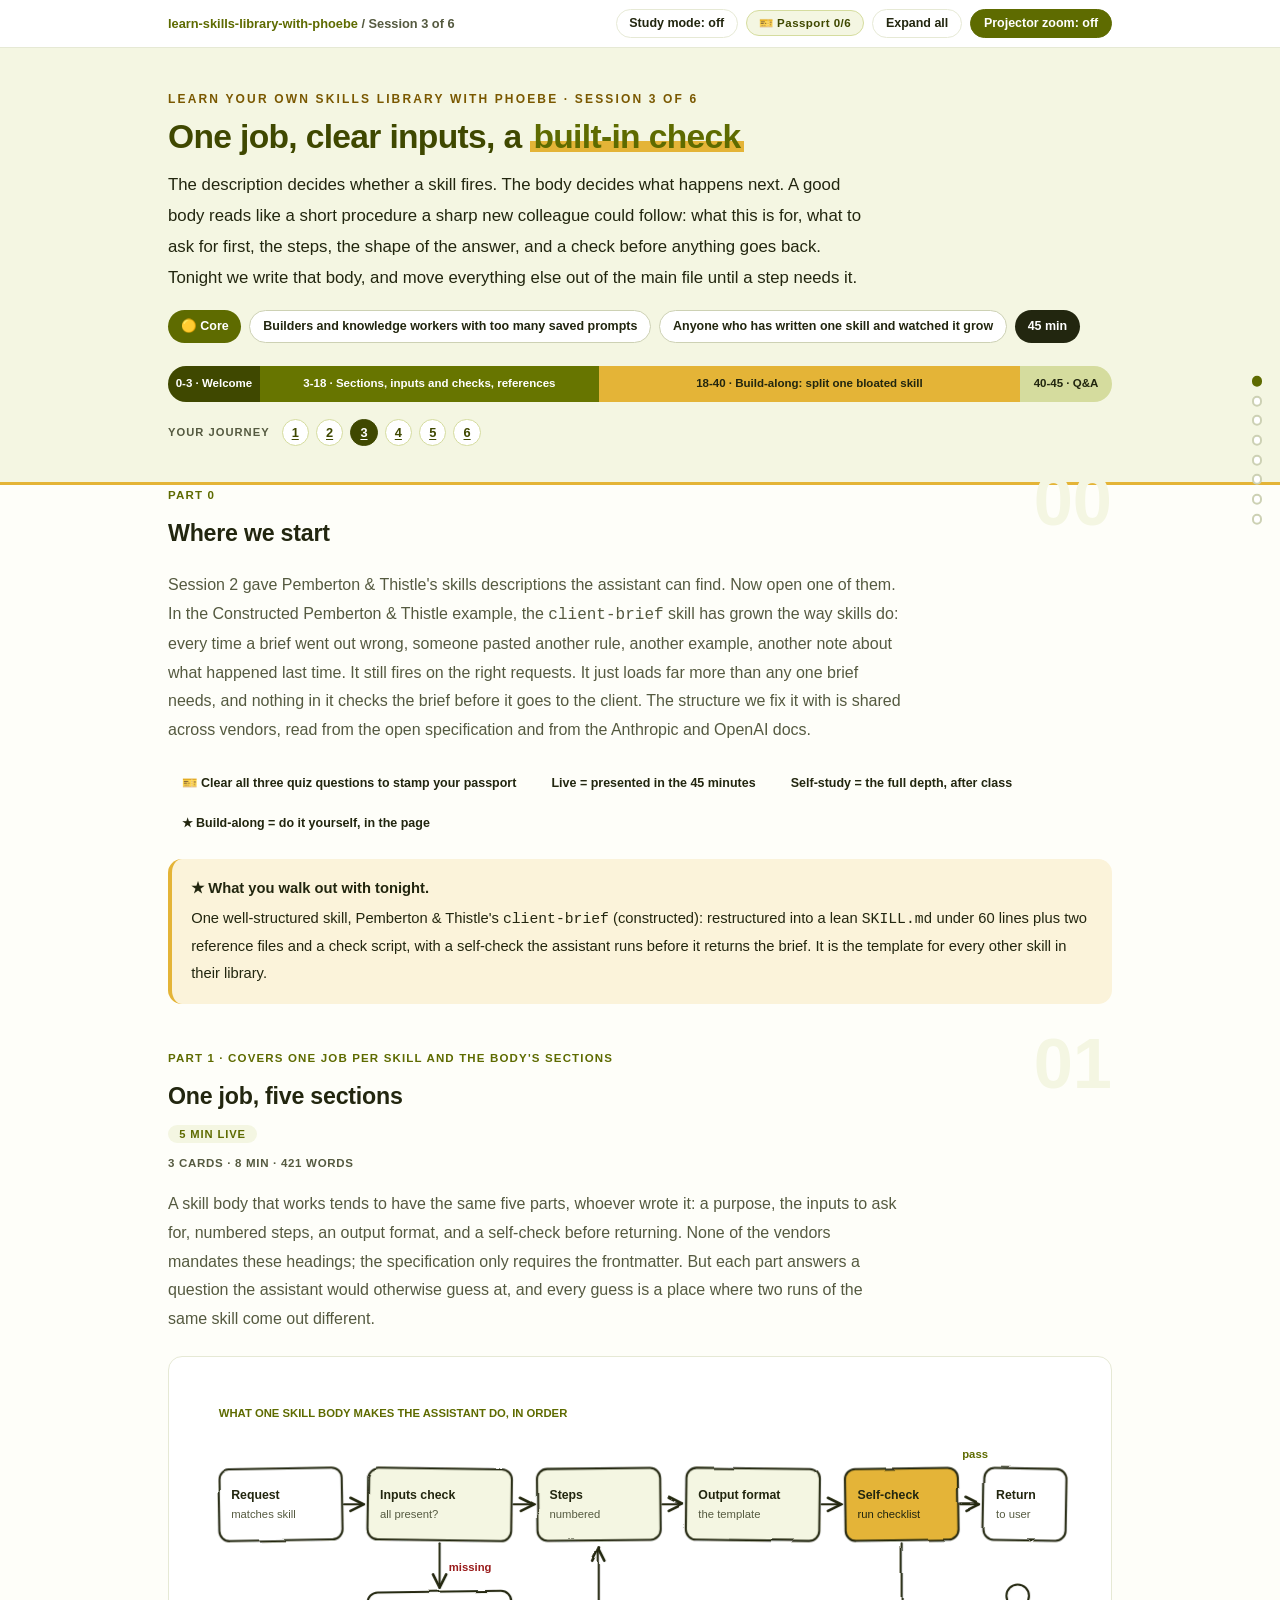
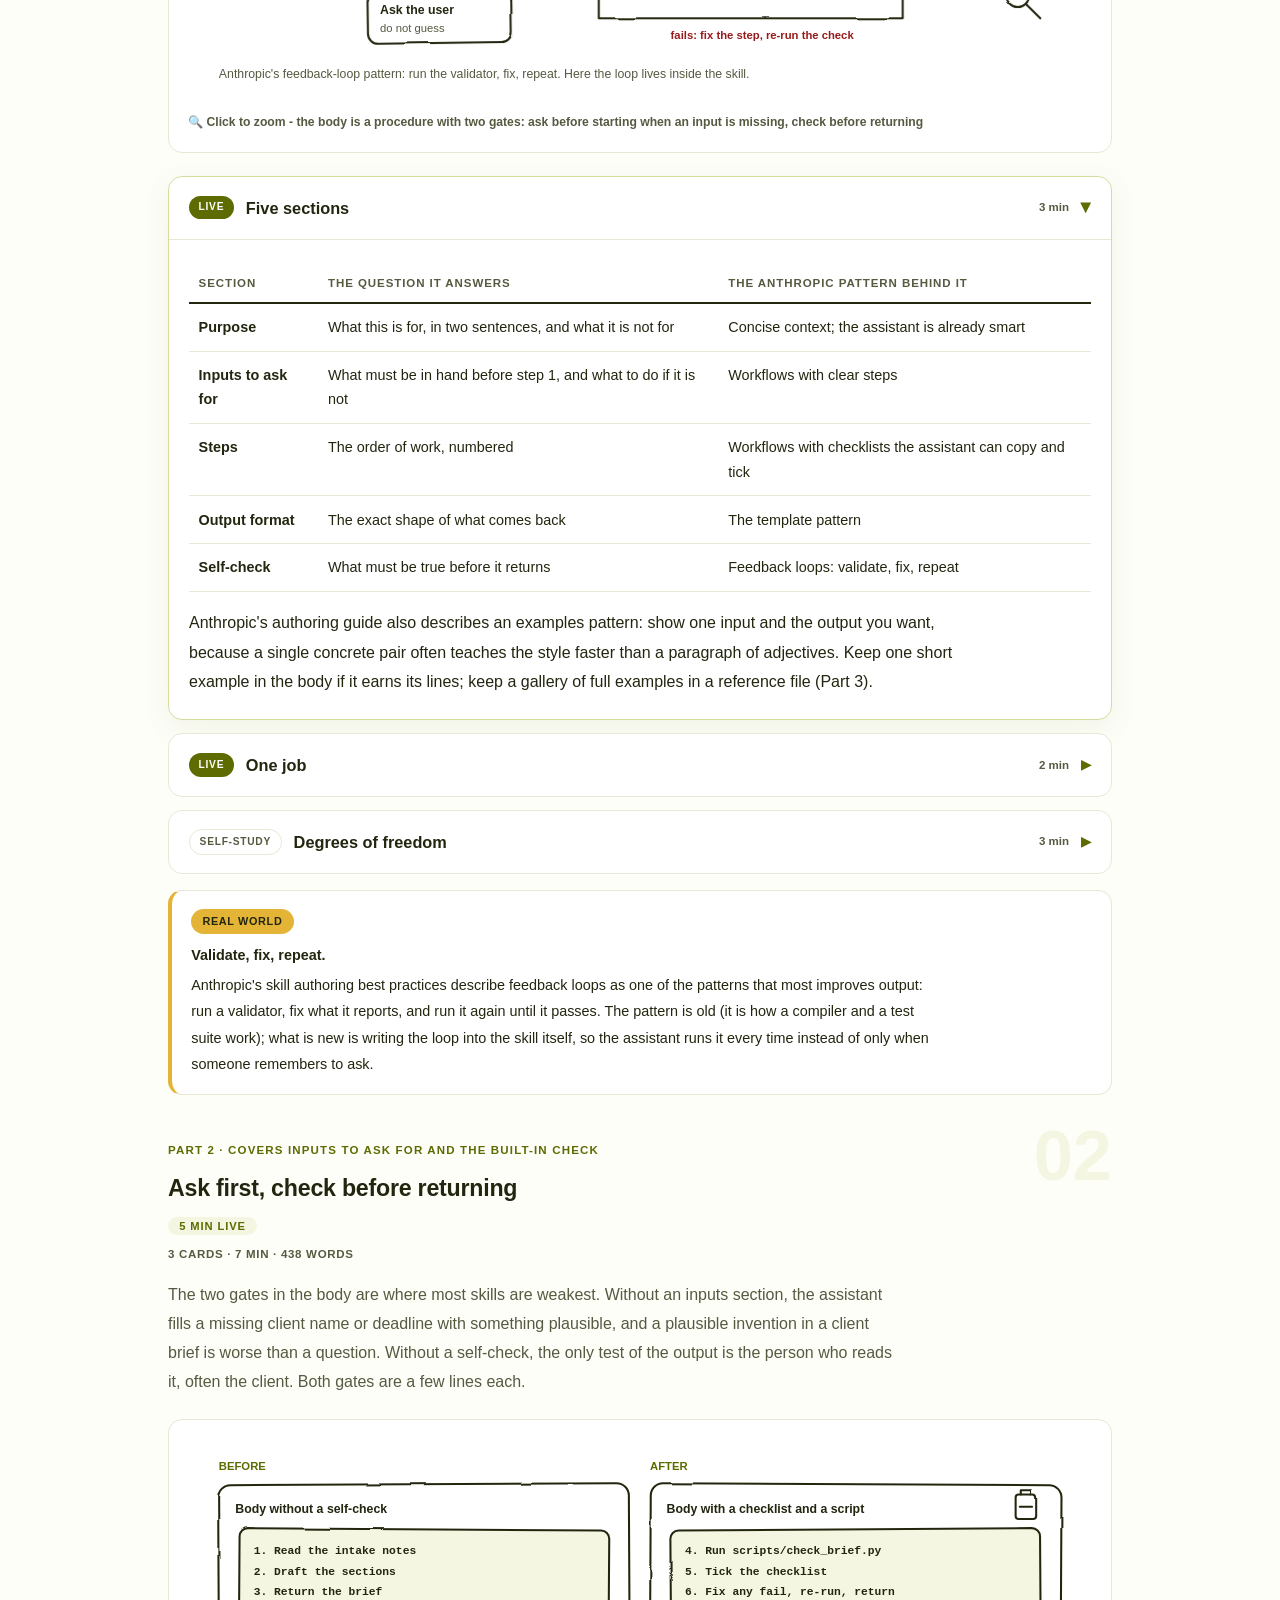
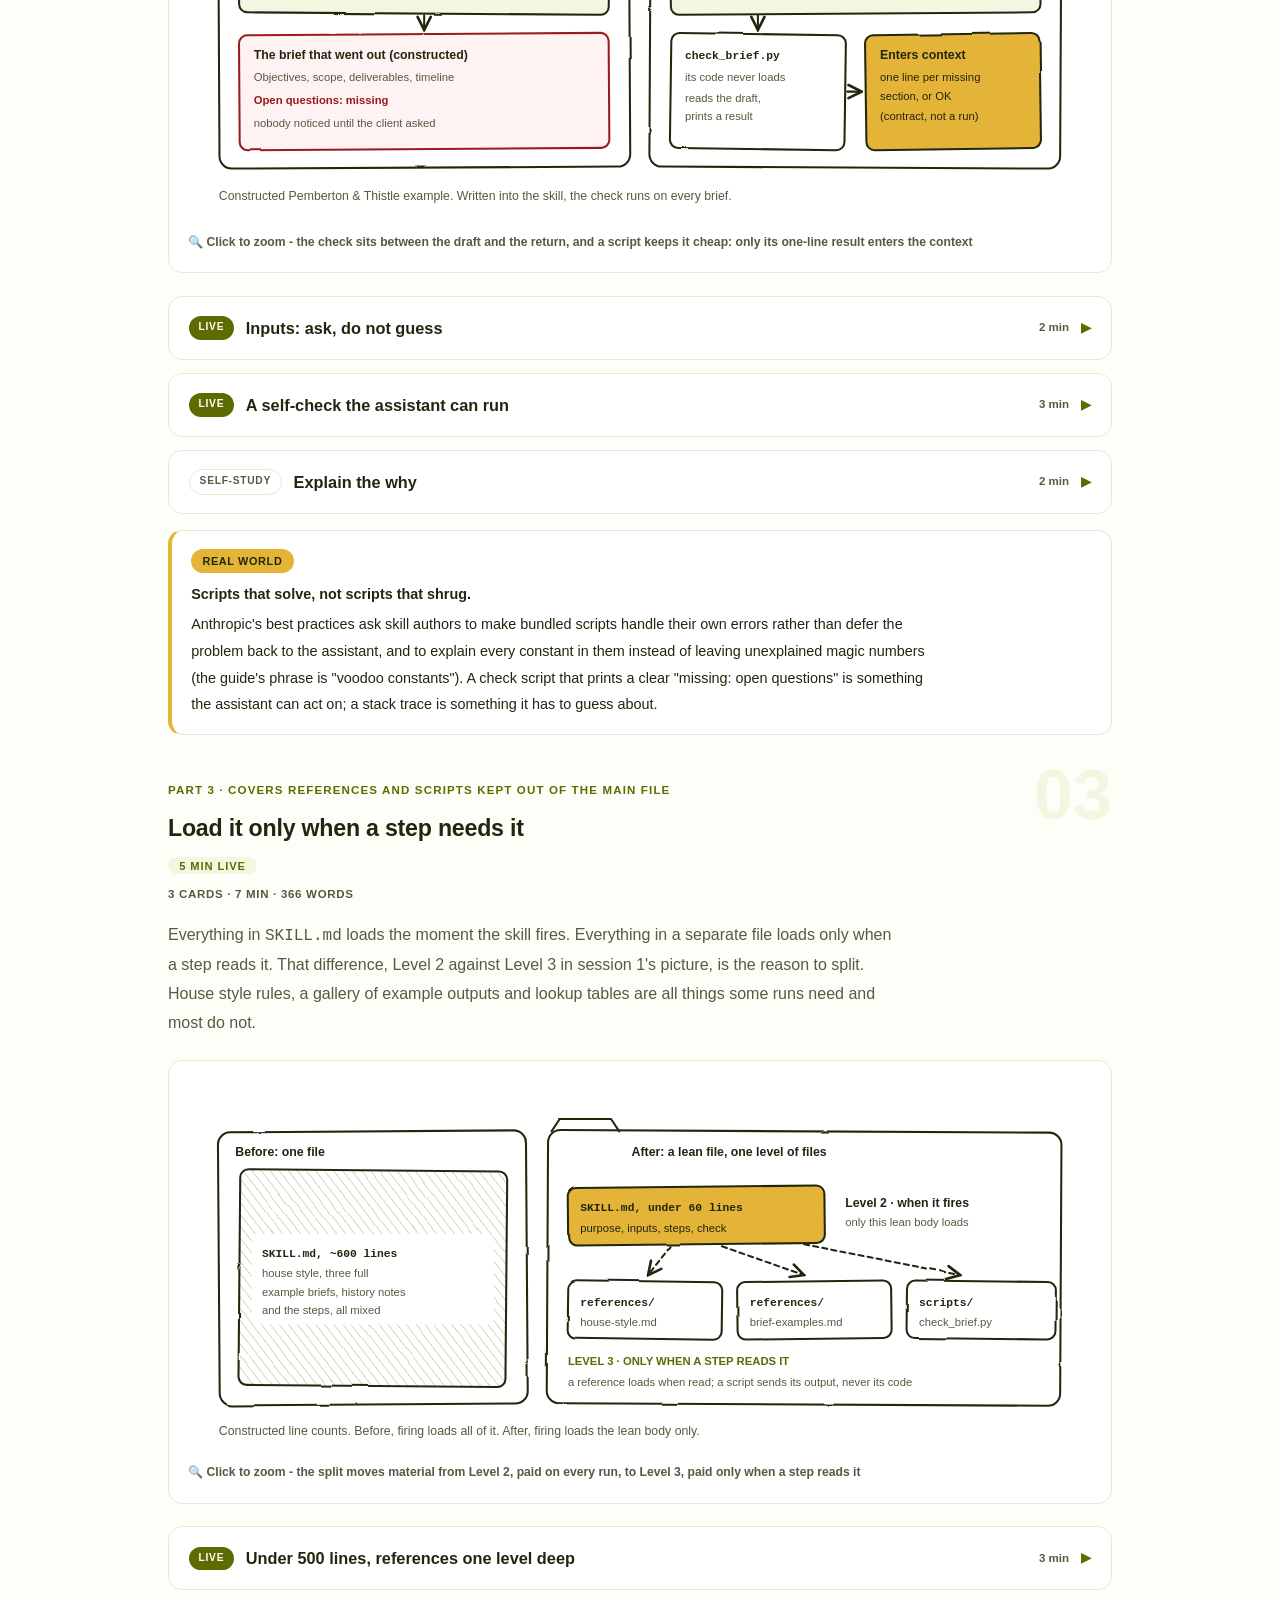
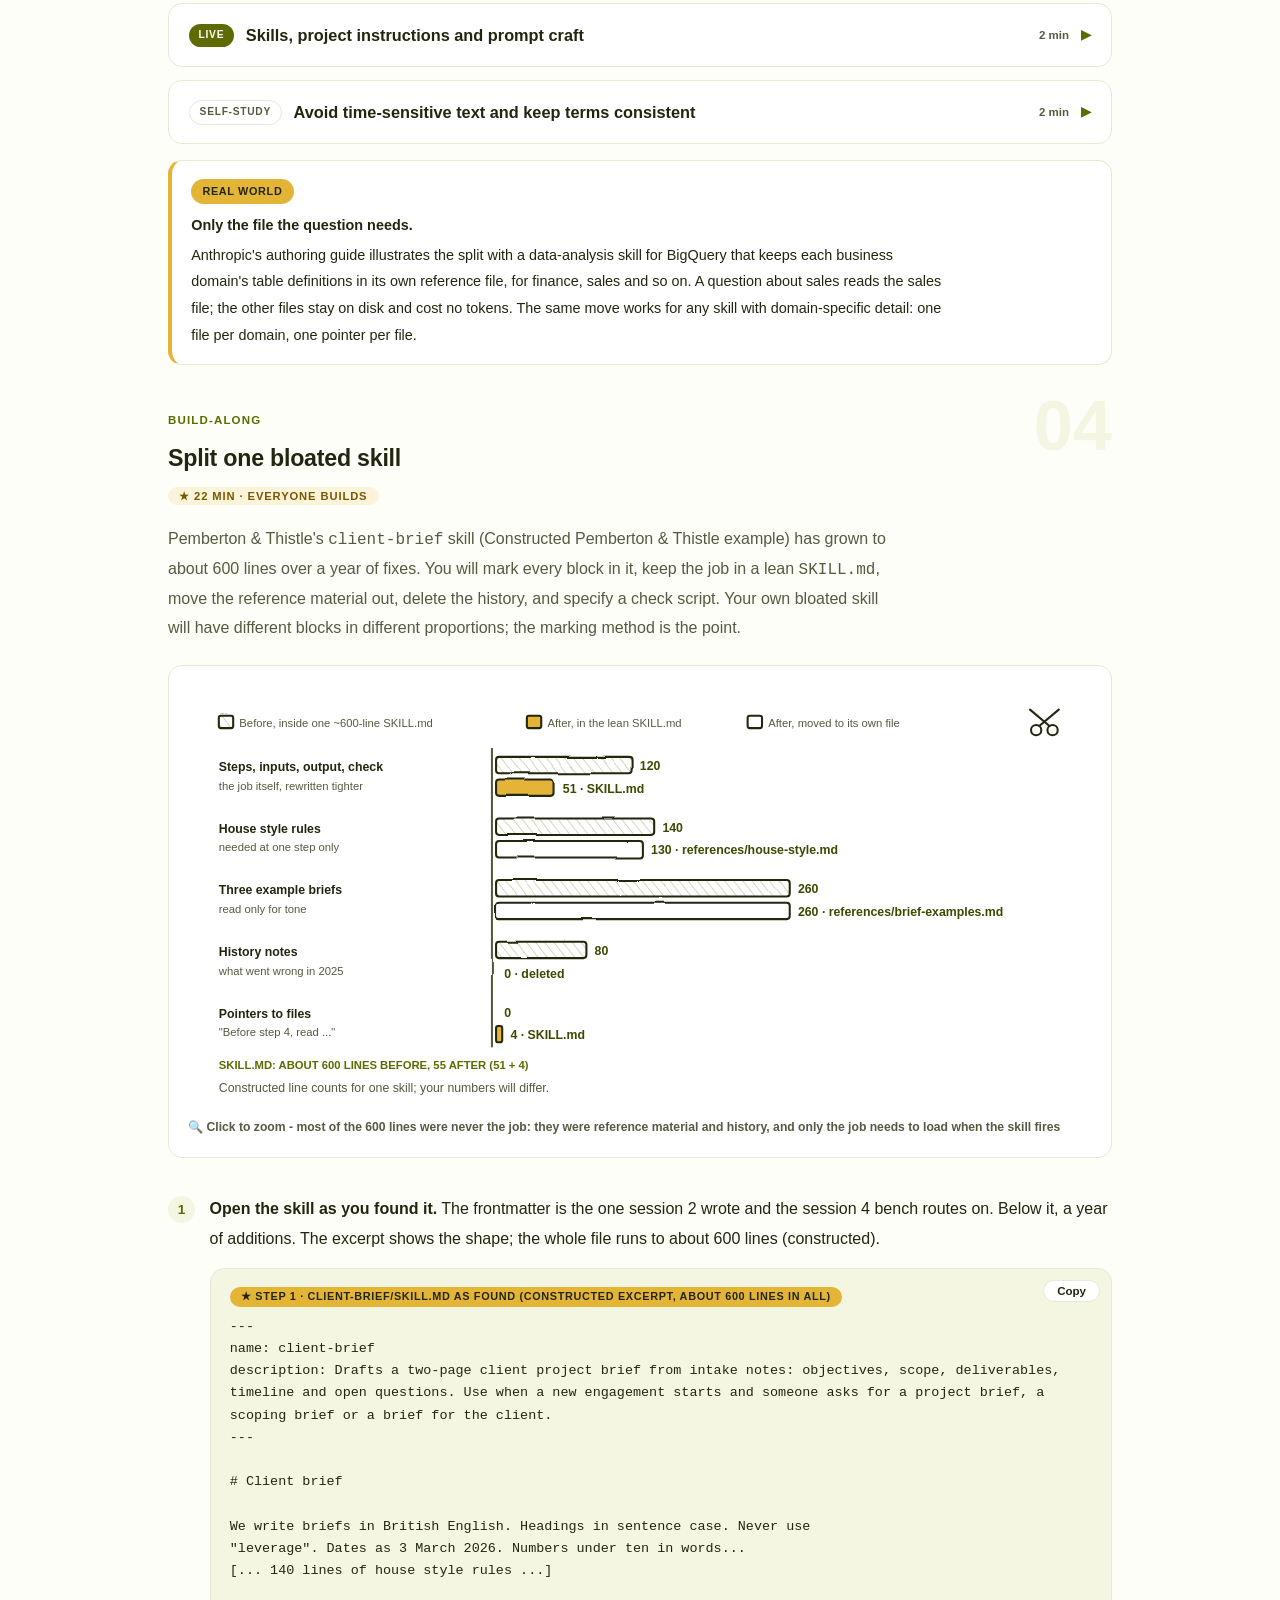
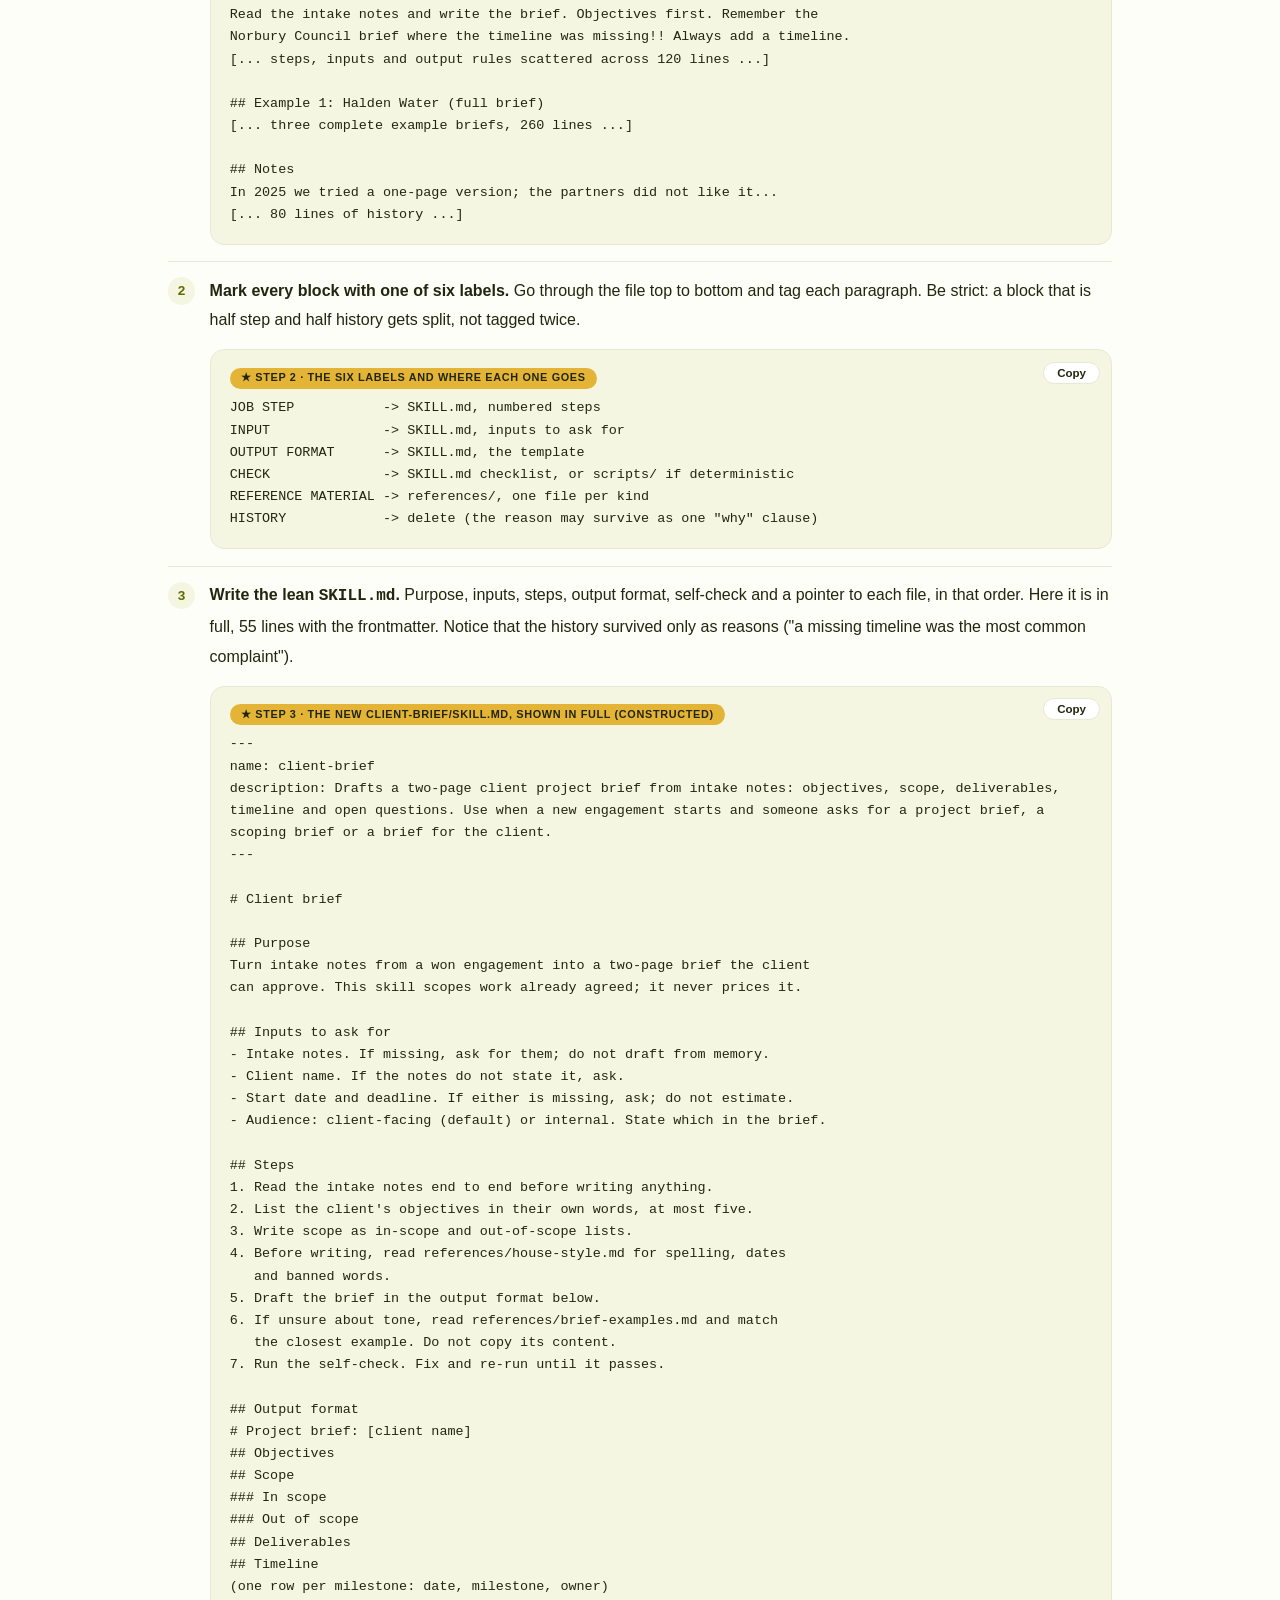
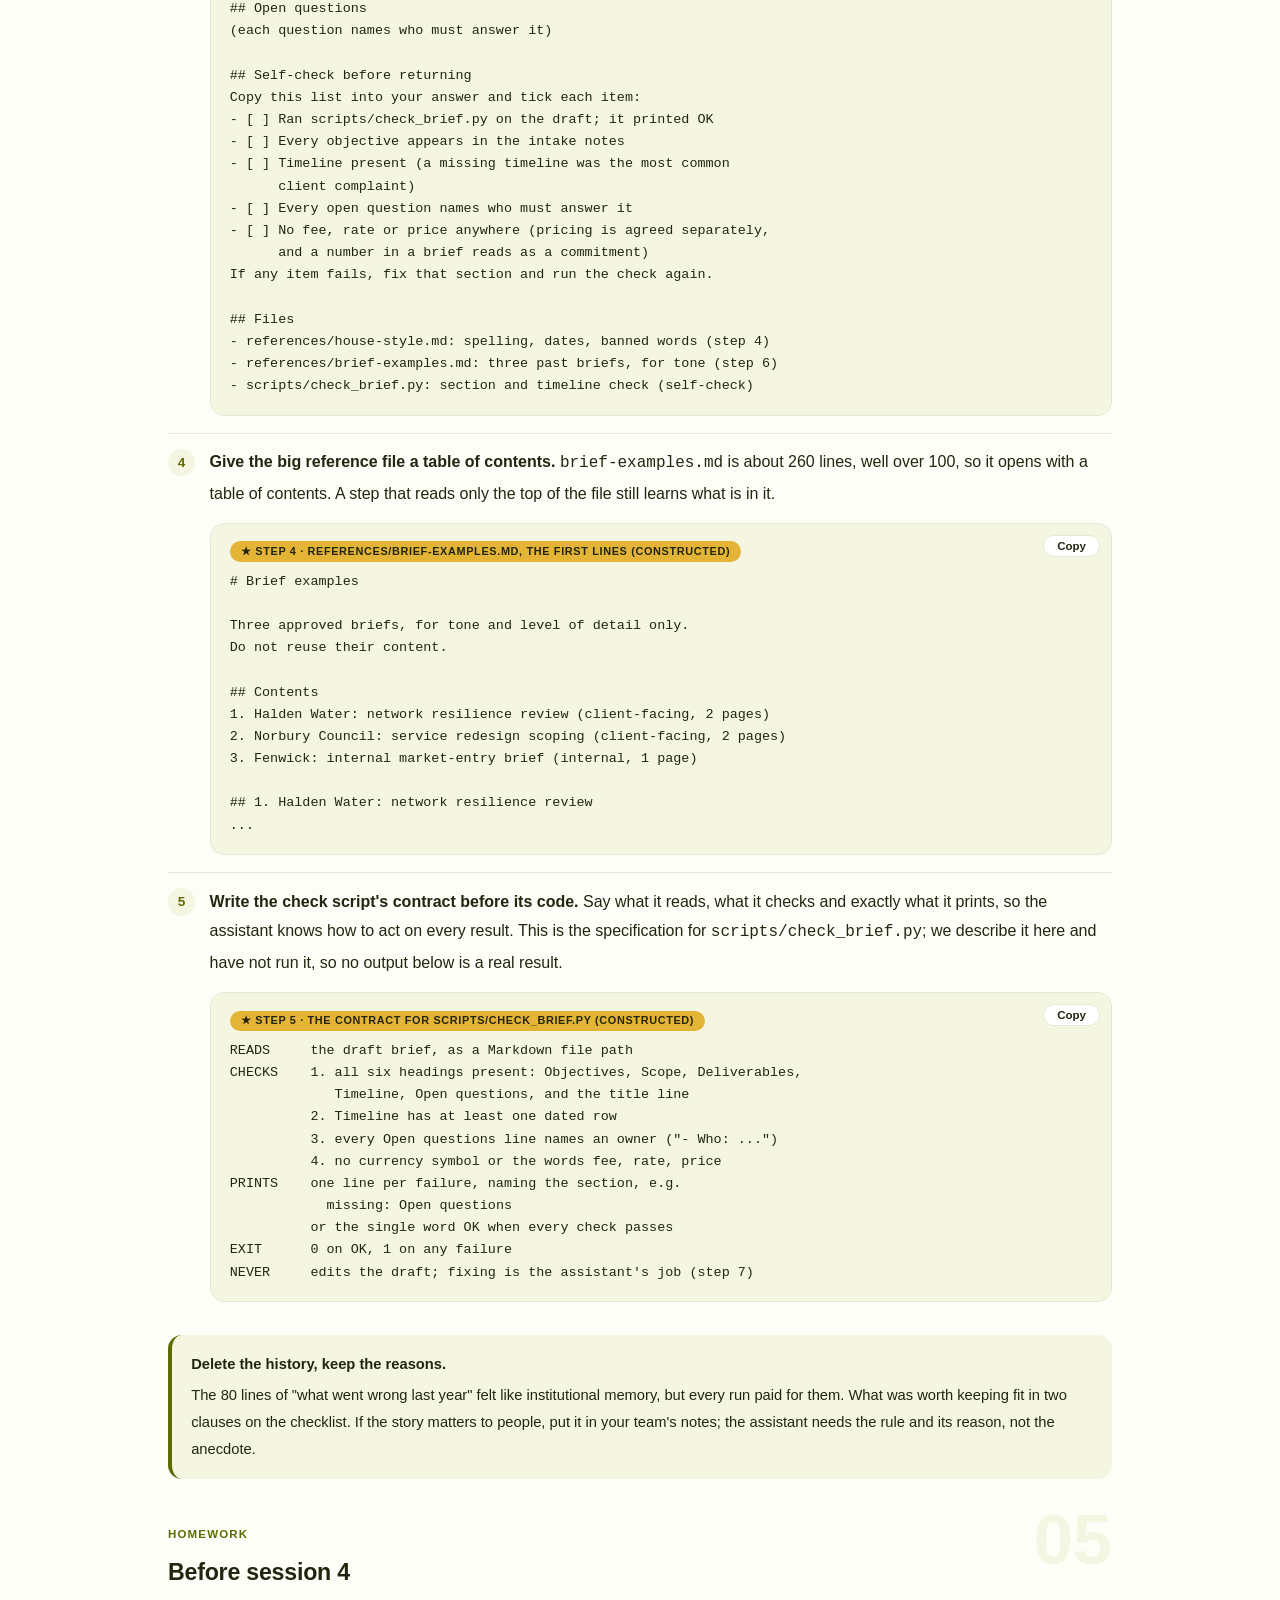
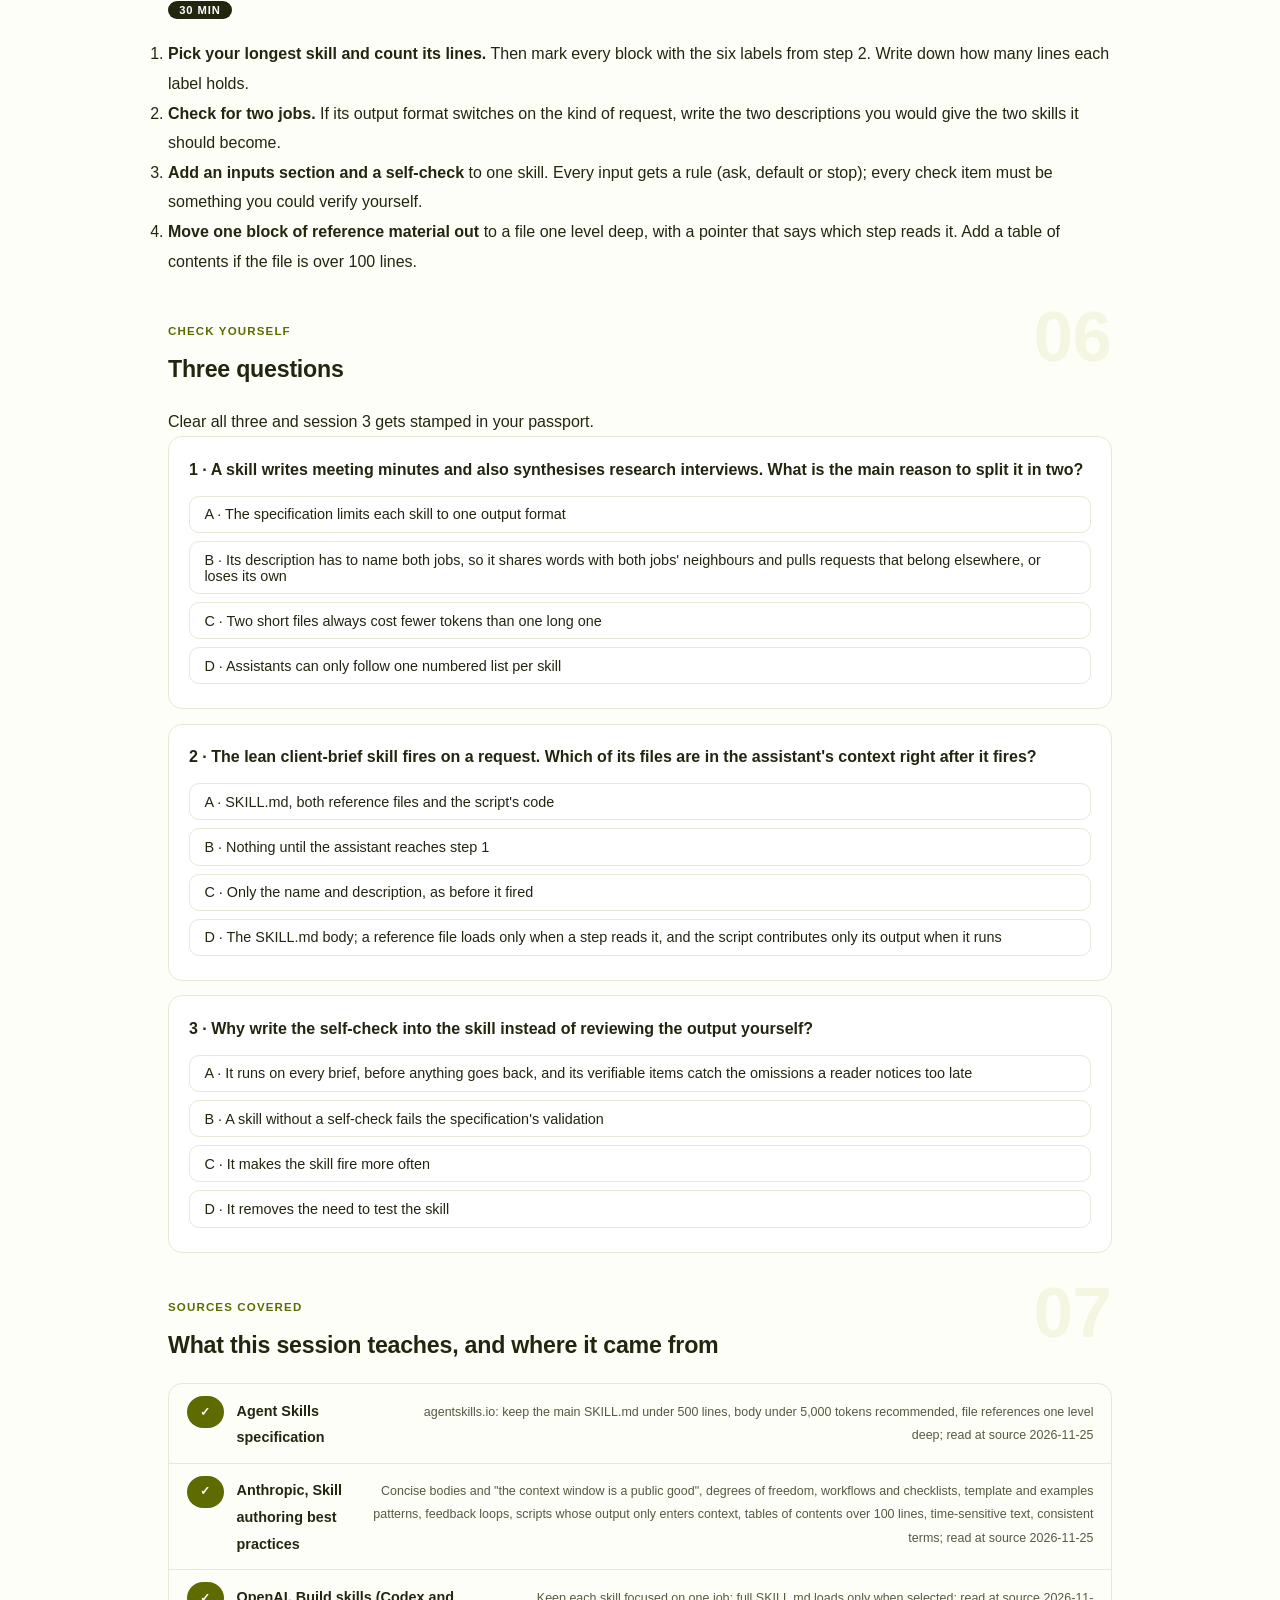
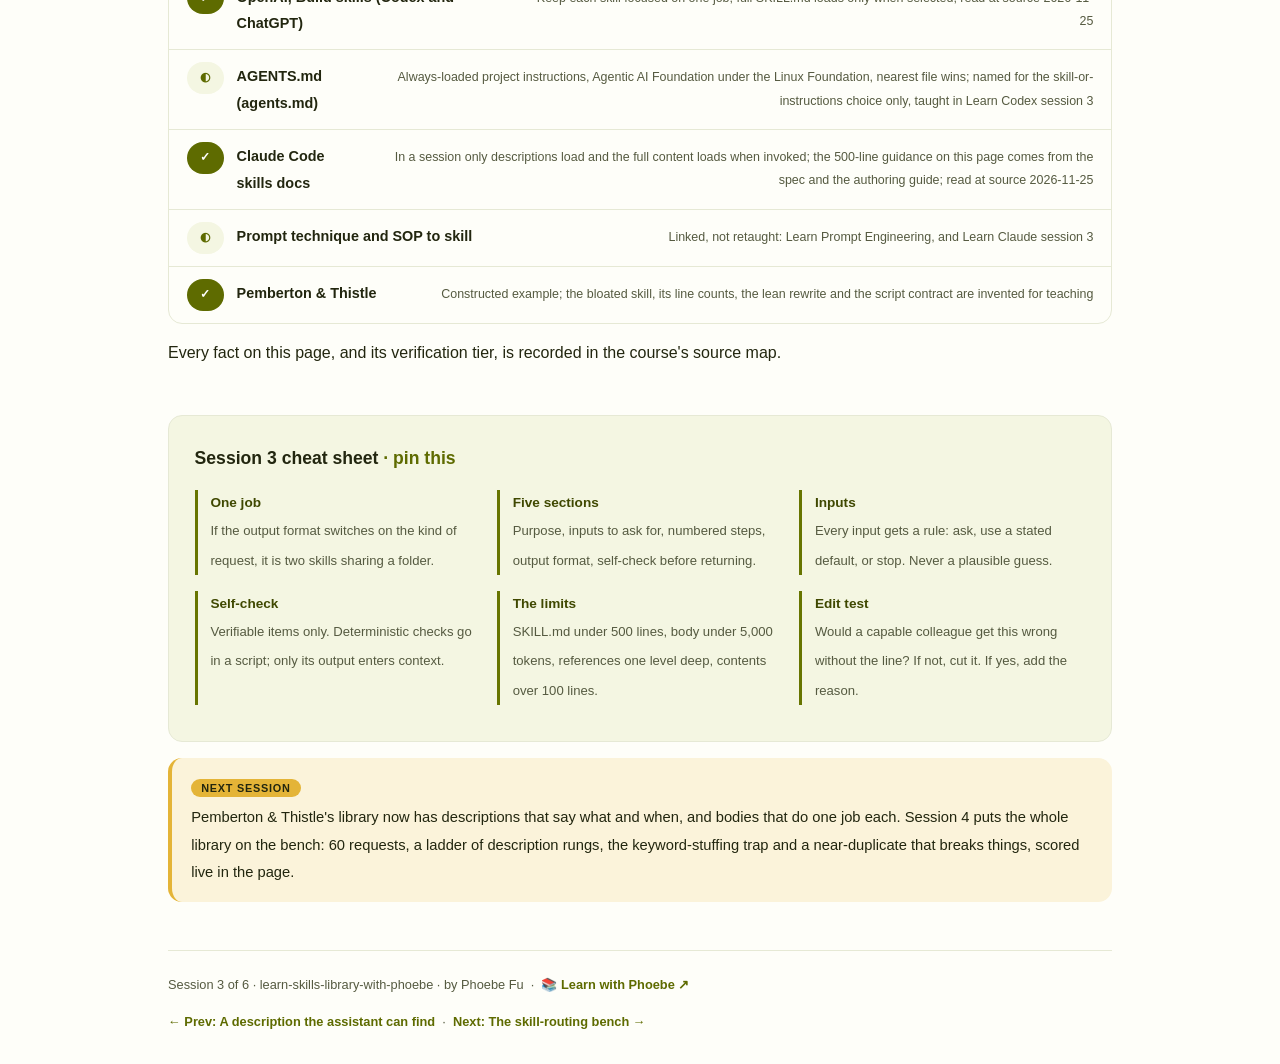
<file: courses/03-one-job-clear-inputs.html>
<!DOCTYPE html>
<html lang="en">
<head>
<meta charset="UTF-8">
<meta name="viewport" content="width=device-width, initial-scale=1.0">
<!-- social:start -->
<meta name="description" content="Session 3 of 6. One job, clear inputs, a built-in check: the five sections of a skill body, inputs to ask for, a self-check the assistant can run, and references and scripts kept out of the main file until a step needs them.">
<meta property="og:type" content="article">
<meta property="og:site_name" content="Learn with Phoebe">
<meta property="og:title" content="One job, clear inputs, a built-in check - learn skills library with phoebe">
<meta property="og:description" content="Session 3 of 6. One job per skill, five sections in the body, a self-check before it returns, and a bloated skill split into a lean SKILL.md plus reference files.">
<meta property="og:url" content="https://phoebefu6.github.io/learn-skills-library-with-phoebe/courses/03-one-job-clear-inputs.html">
<meta property="og:image" content="https://phoebefu6.github.io/learn-skills-library-with-phoebe/assets/og-cover.png">
<meta property="og:image:width" content="1200">
<meta property="og:image:height" content="630">
<meta name="twitter:card" content="summary_large_image">
<meta name="twitter:title" content="One job, clear inputs, a built-in check - learn skills library with phoebe">
<meta name="twitter:description" content="Session 3 of 6. One job, five sections, a self-check, and only the file a step needs.">
<meta name="twitter:image" content="https://phoebefu6.github.io/learn-skills-library-with-phoebe/assets/og-cover.png">
<!-- social:end -->
<title>Session 3 · One job, clear inputs, a built-in check - learn skills library with phoebe</title>
<link rel="stylesheet" href="../assets/style.css?v=2">
</head>
<body>

<div class="toolbar">
  <div class="wrap">
    <span class="crumb"><a href="../index.html">learn-skills-library-with-phoebe</a> / Session 3 of 6</span>
    <button class="btn" id="toggle-all" type="button">Expand all</button>
    <button class="btn primary" id="zoom-toggle" type="button">Projector zoom: off</button>
  </div>
</div>

<header class="masthead">
  <div class="wrap">
    <div class="eyebrow">Learn Your Own Skills Library with Phoebe · Session 3 of 6</div>
    <h1>One job, clear inputs, a <span class="accent">built-in check</span></h1>
    <p class="sub">The description decides whether a skill fires. The body decides what happens next. A good body reads like a short procedure a sharp new colleague could follow: what this is for, what to ask for first, the steps, the shape of the answer, and a check before anything goes back. Tonight we write that body, and move everything else out of the main file until a step needs it.</p>
    <div class="chip-row">
      <span class="chip level">🟡 Core</span>
      <span class="chip audience">Builders and knowledge workers with too many saved prompts</span>
      <span class="chip audience">Anyone who has written one skill and watched it grow</span>
      <span class="chip time">45 min</span>
    </div>
    <div class="agenda">
      <span class="a1" style="flex:1">0-3 · Welcome</span>
      <span class="a2" style="flex:4">3-18 · Sections, inputs and checks, references</span>
      <span class="a3" style="flex:5">18-40 · Build-along: split one bloated skill</span>
      <span class="a4" style="flex:1">40-45 · Q&amp;A</span>
    </div>
  </div>
</header>

<main class="wrap">

  <section class="section" id="intro">
    <div class="section-kicker">
      <span class="klabel">Part 0</span>
      <h2>Where we start</h2>
    </div>
    <p class="lede">Session 2 gave Pemberton &amp; Thistle's skills descriptions the assistant can find. Now open one of them. In the Constructed Pemberton &amp; Thistle example, the <code>client-brief</code> skill has grown the way skills do: every time a brief went out wrong, someone pasted another rule, another example, another note about what happened last time. It still fires on the right requests. It just loads far more than any one brief needs, and nothing in it checks the brief before it goes to the client. The structure we fix it with is shared across vendors, read from the open specification and from the Anthropic and OpenAI docs.</p>

    <div class="legend">
      <span class="pill">🎫 Clear all three quiz questions to stamp your passport</span>
      <span class="pill">Live = presented in the 45 minutes</span>
      <span class="pill">Self-study = the full depth, after class</span>
      <span class="pill">★ Build-along = do it yourself, in the page</span>
    </div>

    <div class="callout win">
      <p><strong>★ What you walk out with tonight.</strong> One well-structured skill, Pemberton &amp; Thistle's <code>client-brief</code> (constructed): restructured into a lean <code>SKILL.md</code> under 60 lines plus two reference files and a check script, with a self-check the assistant runs before it returns the brief. It is the template for every other skill in their library.</p>
    </div>
  </section>

  <section class="section" id="part-1">
    <div class="section-kicker">
      <span class="klabel">Part 1 · covers one job per skill and the body's sections</span>
      <h2>One job, five sections</h2>
      <span class="tag concept">5 min live</span>
    </div>
    <p class="lede">A skill body that works tends to have the same five parts, whoever wrote it: a purpose, the inputs to ask for, numbered steps, an output format, and a self-check before returning. None of the vendors mandates these headings; the specification only requires the frontmatter. But each part answers a question the assistant would otherwise guess at, and every guess is a place where two runs of the same skill come out different.</p>

    <figure class="zoomable">
      <svg viewBox="0 0 880 316" xmlns="http://www.w3.org/2000/svg" role="img" aria-label="The path one request takes through a skill body. Request matches the skill, then an inputs check: if an input is missing, ask the user, do not guess. Then numbered steps, then the output format. Then the self-check, filled gold: if it passes, return to the user; if it fails, loop back to the steps, fix and re-run.">
        <defs>
          <filter id="s3aSk" x="-3%" y="-3%" width="106%" height="106%"><feTurbulence type="fractalNoise" baseFrequency="0.02" numOctaves="2" seed="53" result="n"/><feDisplacementMap in="SourceGraphic" in2="n" scale="2.4" xChannelSelector="R" yChannelSelector="G"/></filter>
          <marker id="s3aAr" viewBox="0 0 10 10" refX="9" refY="5" markerWidth="8" markerHeight="8" orient="auto"><path d="M1 1 L9 5 L1 9" fill="none" stroke="#22260F" stroke-width="1.6" stroke-linecap="round"/></marker>
        </defs>
        <style>
          .s3aH { font: 800 12px Inter, sans-serif; fill: #22260F; }
          .s3aL { font: 600 12px Inter, sans-serif; fill: #22260F; }
          .s3aS { font: 400 11px Inter, sans-serif; fill: #555A40; }
          .s3aA { font: 700 11px Inter, sans-serif; fill: #5E6B00; }
          .s3aR { font: 800 11px Inter, sans-serif; fill: #991B1B; }
          .s3aN { font: 400 12px Inter, sans-serif; fill: #555A40; }
        </style>

        <text class="s3aA" x="30" y="40">WHAT ONE SKILL BODY MAKES THE ASSISTANT DO, IN ORDER</text>

        <g filter="url(#s3aSk)" fill="none" stroke="#22260F" stroke-width="2" stroke-linecap="round" stroke-linejoin="round">
          <rect x="30" y="90" width="120" height="70" rx="10" transform="rotate(-1 90 125)" fill="#FFFFFF"/>
          <rect x="175" y="90" width="140" height="70" rx="10" transform="rotate(0.8 245 125)" fill="#F4F6E2"/>
          <rect x="340" y="90" width="120" height="70" rx="10" transform="rotate(-0.6 400 125)" fill="#F4F6E2"/>
          <rect x="485" y="90" width="130" height="70" rx="10" transform="rotate(0.7 550 125)" fill="#F4F6E2"/>
          <rect x="640" y="90" width="110" height="70" rx="10" transform="rotate(-0.8 695 125)" fill="#E4B437"/>
          <rect x="775" y="90" width="80" height="70" rx="10" transform="rotate(1 815 125)" fill="#FFFFFF"/>
          <rect x="175" y="210" width="140" height="50" rx="10" transform="rotate(-0.8 245 235)" fill="#FFFFFF"/>
          <path d="M152 125 L171 125" marker-end="url(#s3aAr)"/>
          <path d="M317 125 L336 125" marker-end="url(#s3aAr)"/>
          <path d="M462 125 L481 125" marker-end="url(#s3aAr)"/>
          <path d="M617 125 L636 125" marker-end="url(#s3aAr)"/>
          <path d="M752 125 L771 125" marker-end="url(#s3aAr)"/>
          <path d="M245 163 L245 206" marker-end="url(#s3aAr)"/>
          <path d="M695 163 L695 236 L400 236 L400 167" marker-end="url(#s3aAr)"/>
          <circle cx="808" cy="214" r="11" fill="#FFFFFF"/>
          <path d="M816 222 L830 236"/>
        </g>

        <text class="s3aL" x="42" y="120">Request</text>
        <text class="s3aS" x="42" y="138">matches skill</text>
        <text class="s3aL" x="187" y="120">Inputs check</text>
        <text class="s3aS" x="187" y="138">all present?</text>
        <text class="s3aL" x="352" y="120">Steps</text>
        <text class="s3aS" x="352" y="138">numbered</text>
        <text class="s3aL" x="497" y="120">Output format</text>
        <text class="s3aS" x="497" y="138">the template</text>
        <text class="s3aL" x="652" y="120">Self-check</text>
        <text class="s3aS" x="652" y="138" style="fill:#22260F">run checklist</text>
        <text class="s3aL" x="787" y="120">Return</text>
        <text class="s3aS" x="787" y="138">to user</text>

        <text class="s3aA" x="754" y="80">pass</text>
        <text class="s3aR" x="254" y="190">missing</text>
        <text class="s3aL" x="187" y="232">Ask the user</text>
        <text class="s3aS" x="187" y="249">do not guess</text>
        <text class="s3aR" x="470" y="256">fails: fix the step, re-run the check</text>

        <text class="s3aN" x="30" y="294">Anthropic's feedback-loop pattern: run the validator, fix, repeat. Here the loop lives inside the skill.</text>
      </svg>
      <figcaption>🔍 Click to zoom - the body is a procedure with two gates: ask before starting when an input is missing, check before returning</figcaption>
    </figure>

    <details class="card" open>
      <summary><span class="mode live">Live</span>Five sections<span class="mini">3 min</span><span class="caret">▶</span></summary>
      <div class="body">
        <table class="clean">
          <tr><th>Section</th><th>The question it answers</th><th>The Anthropic pattern behind it</th></tr>
          <tr><td>Purpose</td><td>What this is for, in two sentences, and what it is not for</td><td>Concise context; the assistant is already smart</td></tr>
          <tr><td>Inputs to ask for</td><td>What must be in hand before step 1, and what to do if it is not</td><td>Workflows with clear steps</td></tr>
          <tr><td>Steps</td><td>The order of work, numbered</td><td>Workflows with checklists the assistant can copy and tick</td></tr>
          <tr><td>Output format</td><td>The exact shape of what comes back</td><td>The template pattern</td></tr>
          <tr><td>Self-check</td><td>What must be true before it returns</td><td>Feedback loops: validate, fix, repeat</td></tr>
        </table>
        <p>Anthropic's authoring guide also describes an examples pattern: show one input and the output you want, because a single concrete pair often teaches the style faster than a paragraph of adjectives. Keep one short example in the body if it earns its lines; keep a gallery of full examples in a reference file (Part 3).</p>
      </div>
    </details>

    <details class="card">
      <summary><span class="mode live">Live</span>One job<span class="mini">2 min</span><span class="caret">▶</span></summary>
      <div class="body">
        <p>A skill that does two jobs needs a description that names both, and that description now shares words with both jobs' neighbours. OpenAI's Codex guide states the norm directly: keep each skill focused on one job. The reason is routing, not tidiness.</p>
        <p>The session 4 bench shows the direction. Its constructed library starts with one combined skill, <code>notes-and-interviews</code>, which writes meeting minutes and synthesises research interviews. Splitting it into <code>meeting-minutes</code> and <code>interview-synthesis</code> took right outcomes from 54 to 55 of 60 requests, and request 15, "who agreed to do what on yesterday's call?", found its skill for the first time. The bench router is a modelled stand-in, a BM25 keyword scorer, not the language model a real assistant uses: read it for the direction, not the size.</p>
        <p><strong>A quick test for two jobs:</strong> if the output format section needs an "if it is X, return this; if it is Y, return that" switch, you have two skills sharing a folder.</p>
      </div>
    </details>

    <details class="card">
      <summary><span class="mode self">Self-study</span>Degrees of freedom<span class="mini">3 min</span><span class="caret">▶</span></summary>
      <div class="body">
        <p>Anthropic's guide asks how much freedom each step should leave the assistant. <strong>High freedom</strong>: plain-language guidance, for work where many approaches are fine and judgment carries it (framing a client's objectives). <strong>Medium</strong>: a preferred pattern or pseudocode with some parameters (the section order of a brief). <strong>Low</strong>: an exact script or command, for steps where one slip breaks something (a fixed file name, a check that must run).</p>
        <p>The guide's picture, paraphrased: on a narrow bridge with a drop on both sides, give exact guardrails; in an open field with no hazards, give a direction and let the assistant find the path. Most skills mix both. Pemberton &amp; Thistle's brief (constructed) leaves the analysis open and locks down the sections and the check.</p>
      </div>
    </details>

    <div class="callout example">
      <span class="ex-pill">Real world</span>
      <p><strong>Validate, fix, repeat.</strong> Anthropic's skill authoring best practices describe feedback loops as one of the patterns that most improves output: run a validator, fix what it reports, and run it again until it passes. The pattern is old (it is how a compiler and a test suite work); what is new is writing the loop into the skill itself, so the assistant runs it every time instead of only when someone remembers to ask.</p>
    </div>
  </section>

  <section class="section" id="part-2">
    <div class="section-kicker">
      <span class="klabel">Part 2 · covers inputs to ask for and the built-in check</span>
      <h2>Ask first, check before returning</h2>
      <span class="tag concept">5 min live</span>
    </div>
    <p class="lede">The two gates in the body are where most skills are weakest. Without an inputs section, the assistant fills a missing client name or deadline with something plausible, and a plausible invention in a client brief is worse than a question. Without a self-check, the only test of the output is the person who reads it, often the client. Both gates are a few lines each.</p>

    <figure class="zoomable">
      <svg viewBox="0 0 880 372" xmlns="http://www.w3.org/2000/svg" role="img" aria-label="Constructed Pemberton and Thistle example, before and after. Left, a body without a self-check: read the intake notes, draft the sections, return the brief. The brief that went out has objectives, scope, deliverables and timeline, but the open questions section is missing, and nobody noticed until the client asked. Right, a body with a checklist and a script: run scripts/check_brief.py, tick the checklist, fix any fail and re-run, then return. The script's code never loads; only its output enters the context, filled gold: one line per missing section, or OK.">
        <defs>
          <filter id="s3bSk" x="-3%" y="-3%" width="106%" height="106%"><feTurbulence type="fractalNoise" baseFrequency="0.02" numOctaves="2" seed="67" result="n"/><feDisplacementMap in="SourceGraphic" in2="n" scale="2.4" xChannelSelector="R" yChannelSelector="G"/></filter>
          <marker id="s3bAr" viewBox="0 0 10 10" refX="9" refY="5" markerWidth="8" markerHeight="8" orient="auto"><path d="M1 1 L9 5 L1 9" fill="none" stroke="#22260F" stroke-width="1.6" stroke-linecap="round"/></marker>
        </defs>
        <style>
          .s3bH { font: 800 12px Inter, sans-serif; fill: #22260F; }
          .s3bL { font: 600 12px Inter, sans-serif; fill: #22260F; }
          .s3bS { font: 400 11px Inter, sans-serif; fill: #555A40; }
          .s3bA { font: 700 11px Inter, sans-serif; fill: #5E6B00; }
          .s3bR { font: 800 11px Inter, sans-serif; fill: #991B1B; }
          .s3bC { font: 700 11px ui-monospace, Menlo, monospace; fill: #22260F; }
          .s3bN { font: 400 12px Inter, sans-serif; fill: #555A40; }
        </style>

        <text class="s3bA" x="30" y="30">BEFORE</text>
        <text class="s3bA" x="450" y="30">AFTER</text>

        <g filter="url(#s3bSk)" fill="none" stroke="#22260F" stroke-width="2" stroke-linecap="round" stroke-linejoin="round">
          <rect x="30" y="44" width="400" height="276" rx="12" transform="rotate(-0.3 230 182)" fill="#FFFFFF"/>
          <rect x="450" y="44" width="400" height="276" rx="12" transform="rotate(0.3 650 182)" fill="#FFFFFF"/>
          <rect x="50" y="88" width="360" height="82" rx="8" transform="rotate(0.4 230 129)" fill="#F4F6E2"/>
          <rect x="50" y="190" width="360" height="112" rx="8" transform="rotate(-0.4 230 246)" fill="#FEF2F2" stroke="#991B1B"/>
          <rect x="470" y="88" width="360" height="82" rx="8" transform="rotate(-0.4 650 129)" fill="#F4F6E2"/>
          <rect x="470" y="190" width="170" height="112" rx="8" transform="rotate(0.8 555 246)" fill="#FFFFFF"/>
          <rect x="660" y="190" width="170" height="112" rx="8" transform="rotate(-0.8 745 246)" fill="#E4B437"/>
          <path d="M230 172 L230 186" marker-end="url(#s3bAr)"/>
          <path d="M555 172 L555 186" marker-end="url(#s3bAr)"/>
          <path d="M642 246 L656 246" marker-end="url(#s3bAr)"/>
          <rect x="806" y="54" width="20" height="24" rx="3" fill="#FFFFFF"/>
          <path d="M811 54 L811 50 L821 50 L821 54"/>
          <path d="M810 66 L822 66"/>
        </g>

        <text class="s3bH" x="46" y="72">Body without a self-check</text>
        <text class="s3bC" x="64" y="112">1. Read the intake notes</text>
        <text class="s3bC" x="64" y="132">2. Draft the sections</text>
        <text class="s3bC" x="64" y="152">3. Return the brief</text>
        <text class="s3bL" x="64" y="214">The brief that went out (constructed)</text>
        <text class="s3bS" x="64" y="236">Objectives, scope, deliverables, timeline</text>
        <text class="s3bR" x="64" y="258">Open questions: missing</text>
        <text class="s3bS" x="64" y="280">nobody noticed until the client asked</text>

        <text class="s3bH" x="466" y="72">Body with a checklist and a script</text>
        <text class="s3bC" x="484" y="112">4. Run scripts/check_brief.py</text>
        <text class="s3bC" x="484" y="132">5. Tick the checklist</text>
        <text class="s3bC" x="484" y="152">6. Fix any fail, re-run, return</text>
        <text class="s3bC" x="484" y="214">check_brief.py</text>
        <text class="s3bS" x="484" y="236">its code never loads</text>
        <text class="s3bS" x="484" y="256">reads the draft,</text>
        <text class="s3bS" x="484" y="274">prints a result</text>
        <text class="s3bH" x="674" y="214">Enters context</text>
        <text class="s3bS" x="674" y="236" style="fill:#22260F">one line per missing</text>
        <text class="s3bS" x="674" y="254" style="fill:#22260F">section, or OK</text>
        <text class="s3bS" x="674" y="274" style="fill:#22260F">(contract, not a run)</text>

        <text class="s3bN" x="30" y="352">Constructed Pemberton &amp; Thistle example. Written into the skill, the check runs on every brief.</text>
      </svg>
      <figcaption>🔍 Click to zoom - the check sits between the draft and the return, and a script keeps it cheap: only its one-line result enters the context</figcaption>
    </figure>

    <details class="card">
      <summary><span class="mode live">Live</span>Inputs: ask, do not guess<span class="mini">2 min</span><span class="caret">▶</span></summary>
      <div class="body">
        <p>List every input the steps depend on, and say what to do when one is missing. Most skills need three kinds:</p>
        <ul>
          <li><strong>Material</strong>: the intake notes, the transcript, the data file.</li>
          <li><strong>Facts the material may not carry</strong>: the client's name, the deadline, the budget band.</li>
          <li><strong>Choices only the requester can make</strong>: two pages or one, internal or client-facing.</li>
        </ul>
        <p>Then one rule per input: ask, use a stated default, or stop. "If the deadline is not in the notes, ask; do not estimate one" is a line that prevents a whole class of confident errors. Defaults are fine when they are written down and visible in the output ("Length: two pages, the default").</p>
      </div>
    </details>

    <details class="card">
      <summary><span class="mode live">Live</span>A self-check the assistant can run<span class="mini">3 min</span><span class="caret">▶</span></summary>
      <div class="body">
        <p>A self-check is a short checklist the assistant works through before returning. Anthropic's guide suggests writing it as a list the assistant can copy into its answer and tick, so progress is visible. Each item must be <strong>verifiable</strong>: "all five sections present" can be checked; "the brief is high quality" cannot.</p>
        <p>Where a check is deterministic, move it into a script. Anthropic's overview notes that when a skill runs a script, the script's code does not enter the context, only its output does. A 40-line checker costs one line of context per run. For high-stakes work the guide goes one step further: have the assistant write a plan to a file, validate the plan with a script, and only then execute it. Plan, validate, execute.</p>
        <div class="prompt-box good"><span class="label">★ A self-check section (constructed Pemberton &amp; Thistle example)</span>## Before you return
Copy this list into your answer and tick each item:
- [ ] Ran scripts/check_brief.py on the draft and it printed OK
- [ ] Every objective is one the client stated in the notes
- [ ] Every open question names who must answer it
- [ ] No fee, rate or price appears anywhere
If any item fails, fix that section and run the check again.</div>
      </div>
    </details>

    <details class="card">
      <summary><span class="mode self">Self-study</span>Explain the why<span class="mini">2 min</span><span class="caret">▶</span></summary>
      <div class="body">
        <p>The open format's authoring guidance favours instructions that carry their reason over rigid ALWAYS and NEVER rules: an assistant that knows <em>why</em> fees stay out of a brief ("pricing is agreed separately, and a number in the brief becomes a commitment") handles the edge case the rule never named. Anthropic's guide makes the matching point about length: be concise and assume the model is already smart, because "the context window is a public good". Every sentence in the body competes with the conversation, the other skills' descriptions and the work itself.</p>
        <p>Together these suggest a simple edit test: for each line, would a capable colleague get this wrong without it? If not, cut it. If yes, keep it and add the reason.</p>
      </div>
    </details>

    <div class="callout example">
      <span class="ex-pill">Real world</span>
      <p><strong>Scripts that solve, not scripts that shrug.</strong> Anthropic's best practices ask skill authors to make bundled scripts handle their own errors rather than defer the problem back to the assistant, and to explain every constant in them instead of leaving unexplained magic numbers (the guide's phrase is "voodoo constants"). A check script that prints a clear "missing: open questions" is something the assistant can act on; a stack trace is something it has to guess about.</p>
    </div>
  </section>

  <section class="section" id="part-3">
    <div class="section-kicker">
      <span class="klabel">Part 3 · covers references and scripts kept out of the main file</span>
      <h2>Load it only when a step needs it</h2>
      <span class="tag concept">5 min live</span>
    </div>
    <p class="lede">Everything in <code>SKILL.md</code> loads the moment the skill fires. Everything in a separate file loads only when a step reads it. That difference, Level 2 against Level 3 in session 1's picture, is the reason to split. House style rules, a gallery of example outputs and lookup tables are all things some runs need and most do not.</p>

    <figure class="zoomable">
      <svg viewBox="0 0 880 362" xmlns="http://www.w3.org/2000/svg" role="img" aria-label="Constructed Pemberton and Thistle example. Before: one SKILL.md of about 600 lines mixing house style, three full example briefs, history notes and the steps; when the skill fires, all of it loads. After: a lean SKILL.md under 60 lines, filled gold, holding purpose, inputs, steps and check, which is all that loads at Level 2. Dashed arrows point from it to three files one level deep: references/house-style.md, references/brief-examples.md and scripts/check_brief.py. At Level 3 a reference loads only when a step reads it, and the script's output enters context, never its code.">
        <defs>
          <filter id="s3cSk" x="-3%" y="-3%" width="106%" height="106%"><feTurbulence type="fractalNoise" baseFrequency="0.02" numOctaves="2" seed="79" result="n"/><feDisplacementMap in="SourceGraphic" in2="n" scale="2.4" xChannelSelector="R" yChannelSelector="G"/></filter>
          <pattern id="s3cHc" patternUnits="userSpaceOnUse" width="7" height="7" patternTransform="rotate(-38)"><line x1="0" y1="0" x2="0" y2="7" stroke="#5E6B00" stroke-width="1" opacity=".5"/></pattern>
          <marker id="s3cAr" viewBox="0 0 10 10" refX="9" refY="5" markerWidth="8" markerHeight="8" orient="auto"><path d="M1 1 L9 5 L1 9" fill="none" stroke="#22260F" stroke-width="1.6" stroke-linecap="round"/></marker>
        </defs>
        <style>
          .s3cH { font: 800 12px Inter, sans-serif; fill: #22260F; }
          .s3cL { font: 600 12px Inter, sans-serif; fill: #22260F; }
          .s3cS { font: 400 11px Inter, sans-serif; fill: #555A40; }
          .s3cA { font: 700 11px Inter, sans-serif; fill: #5E6B00; }
          .s3cC { font: 700 11px ui-monospace, Menlo, monospace; fill: #22260F; }
          .s3cN { font: 400 12px Inter, sans-serif; fill: #555A40; }
        </style>

        <g filter="url(#s3cSk)" fill="none" stroke="#22260F" stroke-width="2" stroke-linecap="round" stroke-linejoin="round">
          <rect x="30" y="50" width="300" height="266" rx="12" transform="rotate(-0.4 180 183)" fill="#FFFFFF"/>
          <rect x="50" y="88" width="260" height="210" rx="8" transform="rotate(0.5 180 193)" fill="url(#s3cHc)"/>
          <rect x="350" y="50" width="500" height="266" rx="12" transform="rotate(0.3 600 183)" fill="#FFFFFF"/>
          <path d="M354 50 L362 38 L412 38 L420 50"/>
          <rect x="370" y="104" width="250" height="56" rx="8" transform="rotate(-0.6 495 132)" fill="#E4B437"/>
          <rect x="370" y="196" width="150" height="56" rx="8" transform="rotate(0.8 445 224)" fill="#FFFFFF"/>
          <rect x="535" y="196" width="150" height="56" rx="8" transform="rotate(-0.7 610 224)" fill="#FFFFFF"/>
          <rect x="700" y="196" width="145" height="56" rx="8" transform="rotate(0.6 772 224)" fill="#FFFFFF"/>
          <path d="M470 162 L448 190" stroke-dasharray="5 4" marker-end="url(#s3cAr)"/>
          <path d="M520 162 L600 190" stroke-dasharray="5 4" marker-end="url(#s3cAr)"/>
          <path d="M600 160 L752 190" stroke-dasharray="5 4" marker-end="url(#s3cAr)"/>
        </g>

        <text class="s3cH" x="46" y="74">Before: one file</text>
        <rect x="62" y="150" width="236" height="88" rx="6" fill="#FFFFFF"/>
        <text class="s3cC" x="72" y="172">SKILL.md, ~600 lines</text>
        <text class="s3cS" x="72" y="192">house style, three full</text>
        <text class="s3cS" x="72" y="210">example briefs, history notes</text>
        <text class="s3cS" x="72" y="228">and the steps, all mixed</text>

        <text class="s3cH" x="432" y="74">After: a lean file, one level of files</text>
        <text class="s3cC" x="382" y="128">SKILL.md, under 60 lines</text>
        <text class="s3cS" x="382" y="148" style="fill:#22260F">purpose, inputs, steps, check</text>
        <text class="s3cH" x="640" y="124">Level 2 · when it fires</text>
        <text class="s3cS" x="640" y="142">only this lean body loads</text>

        <text class="s3cC" x="382" y="220">references/</text>
        <text class="s3cS" x="382" y="240">house-style.md</text>
        <text class="s3cC" x="547" y="220">references/</text>
        <text class="s3cS" x="547" y="240">brief-examples.md</text>
        <text class="s3cC" x="712" y="220">scripts/</text>
        <text class="s3cS" x="712" y="240">check_brief.py</text>

        <text class="s3cA" x="370" y="278">LEVEL 3 · ONLY WHEN A STEP READS IT</text>
        <text class="s3cS" x="370" y="298">a reference loads when read; a script sends its output, never its code</text>

        <text class="s3cN" x="30" y="346">Constructed line counts. Before, firing loads all of it. After, firing loads the lean body only.</text>
      </svg>
      <figcaption>🔍 Click to zoom - the split moves material from Level 2, paid on every run, to Level 3, paid only when a step reads it</figcaption>
    </figure>

    <details class="card">
      <summary><span class="mode live">Live</span>Under 500 lines, references one level deep<span class="mini">3 min</span><span class="caret">▶</span></summary>
      <div class="body">
        <p>The open specification and Anthropic's authoring guide agree on the limits:</p>
        <ul>
          <li><strong>Keep the main <code>SKILL.md</code> under 500 lines.</strong> The spec recommends the body stay under 5,000 tokens.</li>
          <li><strong>Reference files one level deep from <code>SKILL.md</code>.</strong> <code>SKILL.md</code> points to <code>references/house-style.md</code>; that file does not point on to a third. A chain of references is one the assistant may only partly read.</li>
          <li><strong>A table of contents for any reference file over 100 lines</strong>, so a partial read still shows what the file holds.</li>
          <li><strong>Descriptive file names</strong> (<code>brief-examples.md</code>, not <code>doc2.md</code>), and forward slashes in paths, which work on every system.</li>
        </ul>
        <p>The pointer in the body says when to read the file, not only that it exists: "Before step 4, read references/house-style.md" loads it at the step that needs it.</p>
      </div>
    </details>

    <details class="card">
      <summary><span class="mode live">Live</span>Skills, project instructions and prompt craft<span class="mini">2 min</span><span class="caret">▶</span></summary>
      <div class="body">
        <p>Not everything belongs in a skill. <strong>Project instructions</strong> load every time, for every request in that project: the open <code>AGENTS.md</code> format is a plain Markdown "README for agents", stewarded by the Agentic AI Foundation under the Linux Foundation, where the nearest file in the directory tree takes precedence and an explicit prompt from you overrides it. A skill loads only when a request matches. So: a rule that applies to everything in a repository goes in project instructions; a procedure for one kind of task goes in a skill. One product's take on the pair is in <a href="https://phoebefu6.github.io/learn-codex-with-phoebe/courses/03-agents-and-skills.html">Learn Codex, session 3</a>.</p>
        <p>How to phrase an instruction well (roles, examples, structure) is prompt technique, and it has its own course: <a href="https://phoebefu6.github.io/learn-prompt-engineering-with-phoebe/">Learn Prompt Engineering</a>. Turning one written SOP into one skill in Claude, step by step, is <a href="https://phoebefu6.github.io/learn-claude-with-phoebe/courses/03-sop-to-skill.html">Learn Claude, session 3</a>.</p>
      </div>
    </details>

    <details class="card">
      <summary><span class="mode self">Self-study</span>Avoid time-sensitive text and keep terms consistent<span class="mini">2 min</span><span class="caret">▶</span></summary>
      <div class="body">
        <p><strong>Time-sensitive text rots.</strong> "Until March, use the old template" is wrong the day after March and nobody edits it. Anthropic's guide suggests stating the current method plainly and, if the old way still matters, moving it under a clearly labelled old-patterns section, ideally in a reference file, so it does not compete with the current steps.</p>
        <p><strong>One term, everywhere.</strong> If step 2 says "brief", step 5 says "proposal" and the checklist says "document", the assistant has to decide whether these are three things. Pick one word for each thing and use it throughout the body, the reference files and the script's output.</p>
      </div>
    </details>

    <div class="callout example">
      <span class="ex-pill">Real world</span>
      <p><strong>Only the file the question needs.</strong> Anthropic's authoring guide illustrates the split with a data-analysis skill for BigQuery that keeps each business domain's table definitions in its own reference file, for finance, sales and so on. A question about sales reads the sales file; the other files stay on disk and cost no tokens. The same move works for any skill with domain-specific detail: one file per domain, one pointer per file.</p>
    </div>
  </section>

  <section class="section" id="demo-1">
    <div class="section-kicker">
      <span class="klabel">Build-along</span>
      <h2>Split one bloated skill</h2>
      <span class="tag demo">★ 22 min · everyone builds</span>
    </div>
    <p class="lede">Pemberton &amp; Thistle's <code>client-brief</code> skill (Constructed Pemberton &amp; Thistle example) has grown to about 600 lines over a year of fixes. You will mark every block in it, keep the job in a lean <code>SKILL.md</code>, move the reference material out, delete the history, and specify a check script. Your own bloated skill will have different blocks in different proportions; the marking method is the point.</p>

    <figure class="zoomable">
      <svg viewBox="0 0 880 410" xmlns="http://www.w3.org/2000/svg" role="img" aria-label="Constructed line counts for one skill, before and after the split. Steps, inputs, output format and check: 120 lines before, 51 after, in the lean SKILL.md. House style rules: 140 before, 130 after, moved to references/house-style.md. Three example briefs: 260 before and after, moved to references/brief-examples.md. History notes: 80 before, 0 after, deleted. Pointers to files: 0 before, 4 after, in SKILL.md. SKILL.md goes from about 600 lines to 55.">
        <defs>
          <filter id="s3dSk" x="-3%" y="-3%" width="106%" height="106%"><feTurbulence type="fractalNoise" baseFrequency="0.02" numOctaves="2" seed="83" result="n"/><feDisplacementMap in="SourceGraphic" in2="n" scale="2.4" xChannelSelector="R" yChannelSelector="G"/></filter>
          <pattern id="s3dHc" patternUnits="userSpaceOnUse" width="7" height="7" patternTransform="rotate(-38)"><line x1="0" y1="0" x2="0" y2="7" stroke="#5E6B00" stroke-width="1" opacity=".5"/></pattern>
        </defs>
        <style>
          .s3dL { font: 600 12px Inter, sans-serif; fill: #22260F; }
          .s3dS { font: 400 11px Inter, sans-serif; fill: #555A40; }
          .s3dA { font: 700 11px Inter, sans-serif; fill: #5E6B00; }
          .s3dV { font: 800 12px Inter, sans-serif; fill: #3F4800; }
          .s3dN { font: 400 12px Inter, sans-serif; fill: #555A40; }
        </style>

        <g filter="url(#s3dSk)" fill="none" stroke="#22260F" stroke-width="2" stroke-linecap="round" stroke-linejoin="round">
          <rect x="30" y="30" width="14" height="12" rx="2" fill="url(#s3dHc)"/>
          <rect x="330" y="30" width="14" height="12" rx="2" fill="#E4B437"/>
          <rect x="545" y="30" width="14" height="12" rx="2" fill="#FFFFFF"/>
          <circle cx="826" cy="44" r="5" fill="#FFFFFF"/>
          <circle cx="842" cy="44" r="5" fill="#FFFFFF"/>
          <path d="M829 40 L848 24"/>
          <path d="M839 40 L820 24"/>

          <rect x="300" y="70" width="132" height="16" rx="3" fill="url(#s3dHc)"/>
          <rect x="300" y="92" width="56" height="16" rx="3" fill="#E4B437"/>
          <rect x="300" y="130" width="154" height="16" rx="3" fill="url(#s3dHc)"/>
          <rect x="300" y="152" width="143" height="16" rx="3" fill="#FFFFFF"/>
          <rect x="300" y="190" width="286" height="16" rx="3" fill="url(#s3dHc)"/>
          <rect x="300" y="212" width="286" height="16" rx="3" fill="#FFFFFF"/>
          <rect x="300" y="250" width="88" height="16" rx="3" fill="url(#s3dHc)"/>
          <rect x="300" y="332" width="6" height="16" rx="2" fill="#E4B437"/>
          <path d="M296 62 L296 352" stroke="#555A40"/>
        </g>

        <text class="s3dS" x="50" y="41">Before, inside one ~600-line SKILL.md</text>
        <text class="s3dS" x="350" y="41">After, in the lean SKILL.md</text>
        <text class="s3dS" x="565" y="41">After, moved to its own file</text>

        <text class="s3dL" x="30" y="84">Steps, inputs, output, check</text>
        <text class="s3dS" x="30" y="102">the job itself, rewritten tighter</text>
        <text class="s3dV" x="440" y="83">120</text>
        <text class="s3dV" x="365" y="105">51 · SKILL.md</text>

        <text class="s3dL" x="30" y="144">House style rules</text>
        <text class="s3dS" x="30" y="162">needed at one step only</text>
        <text class="s3dV" x="462" y="143">140</text>
        <text class="s3dV" x="451" y="165">130 · references/house-style.md</text>

        <text class="s3dL" x="30" y="204">Three example briefs</text>
        <text class="s3dS" x="30" y="222">read only for tone</text>
        <text class="s3dV" x="594" y="203">260</text>
        <text class="s3dV" x="594" y="225">260 · references/brief-examples.md</text>

        <text class="s3dL" x="30" y="264">History notes</text>
        <text class="s3dS" x="30" y="282">what went wrong in 2025</text>
        <text class="s3dV" x="396" y="263">80</text>
        <text class="s3dV" x="308" y="285">0 · deleted</text>

        <text class="s3dL" x="30" y="324">Pointers to files</text>
        <text class="s3dS" x="30" y="342">"Before step 4, read ..."</text>
        <text class="s3dV" x="308" y="323">0</text>
        <text class="s3dV" x="314" y="345">4 · SKILL.md</text>

        <text class="s3dA" x="30" y="374">SKILL.MD: ABOUT 600 LINES BEFORE, 55 AFTER (51 + 4)</text>
        <text class="s3dN" x="30" y="396">Constructed line counts for one skill; your numbers will differ.</text>
      </svg>
      <figcaption>🔍 Click to zoom - most of the 600 lines were never the job: they were reference material and history, and only the job needs to load when the skill fires</figcaption>
    </figure>

    <div class="steps">
      <div class="step">
        <p><strong>Open the skill as you found it.</strong> The frontmatter is the one session 2 wrote and the session 4 bench routes on. Below it, a year of additions. The excerpt shows the shape; the whole file runs to about 600 lines (constructed).</p>
        <div class="prompt-box good"><span class="label">★ Step 1 · client-brief/SKILL.md as found (constructed excerpt, about 600 lines in all)</span>---
name: client-brief
description: Drafts a two-page client project brief from intake notes: objectives, scope, deliverables, timeline and open questions. Use when a new engagement starts and someone asks for a project brief, a scoping brief or a brief for the client.
---

# Client brief

We write briefs in British English. Headings in sentence case. Never use
"leverage". Dates as 3 March 2026. Numbers under ten in words...
[... 140 lines of house style rules ...]

Read the intake notes and write the brief. Objectives first. Remember the
Norbury Council brief where the timeline was missing!! Always add a timeline.
[... steps, inputs and output rules scattered across 120 lines ...]

## Example 1: Halden Water (full brief)
[... three complete example briefs, 260 lines ...]

## Notes
In 2025 we tried a one-page version; the partners did not like it...
[... 80 lines of history ...]</div>
      </div>
      <div class="step">
        <p><strong>Mark every block with one of six labels.</strong> Go through the file top to bottom and tag each paragraph. Be strict: a block that is half step and half history gets split, not tagged twice.</p>
        <div class="prompt-box good"><span class="label">★ Step 2 · the six labels and where each one goes</span>JOB STEP           -&gt; SKILL.md, numbered steps
INPUT              -&gt; SKILL.md, inputs to ask for
OUTPUT FORMAT      -&gt; SKILL.md, the template
CHECK              -&gt; SKILL.md checklist, or scripts/ if deterministic
REFERENCE MATERIAL -&gt; references/, one file per kind
HISTORY            -&gt; delete (the reason may survive as one "why" clause)</div>
      </div>
      <div class="step">
        <p><strong>Write the lean <code>SKILL.md</code>.</strong> Purpose, inputs, steps, output format, self-check and a pointer to each file, in that order. Here it is in full, 55 lines with the frontmatter. Notice that the history survived only as reasons ("a missing timeline was the most common complaint").</p>
        <div class="prompt-box good"><span class="label">★ Step 3 · the new client-brief/SKILL.md, shown in full (constructed)</span>---
name: client-brief
description: Drafts a two-page client project brief from intake notes: objectives, scope, deliverables, timeline and open questions. Use when a new engagement starts and someone asks for a project brief, a scoping brief or a brief for the client.
---

# Client brief

## Purpose
Turn intake notes from a won engagement into a two-page brief the client
can approve. This skill scopes work already agreed; it never prices it.

## Inputs to ask for
- Intake notes. If missing, ask for them; do not draft from memory.
- Client name. If the notes do not state it, ask.
- Start date and deadline. If either is missing, ask; do not estimate.
- Audience: client-facing (default) or internal. State which in the brief.

## Steps
1. Read the intake notes end to end before writing anything.
2. List the client's objectives in their own words, at most five.
3. Write scope as in-scope and out-of-scope lists.
4. Before writing, read references/house-style.md for spelling, dates
   and banned words.
5. Draft the brief in the output format below.
6. If unsure about tone, read references/brief-examples.md and match
   the closest example. Do not copy its content.
7. Run the self-check. Fix and re-run until it passes.

## Output format
# Project brief: [client name]
## Objectives
## Scope
### In scope
### Out of scope
## Deliverables
## Timeline
(one row per milestone: date, milestone, owner)
## Open questions
(each question names who must answer it)

## Self-check before returning
Copy this list into your answer and tick each item:
- [ ] Ran scripts/check_brief.py on the draft; it printed OK
- [ ] Every objective appears in the intake notes
- [ ] Timeline present (a missing timeline was the most common
      client complaint)
- [ ] Every open question names who must answer it
- [ ] No fee, rate or price anywhere (pricing is agreed separately,
      and a number in a brief reads as a commitment)
If any item fails, fix that section and run the check again.

## Files
- references/house-style.md: spelling, dates, banned words (step 4)
- references/brief-examples.md: three past briefs, for tone (step 6)
- scripts/check_brief.py: section and timeline check (self-check)</div>
      </div>
      <div class="step">
        <p><strong>Give the big reference file a table of contents.</strong> <code>brief-examples.md</code> is about 260 lines, well over 100, so it opens with a table of contents. A step that reads only the top of the file still learns what is in it.</p>
        <div class="prompt-box good"><span class="label">★ Step 4 · references/brief-examples.md, the first lines (constructed)</span># Brief examples

Three approved briefs, for tone and level of detail only.
Do not reuse their content.

## Contents
1. Halden Water: network resilience review (client-facing, 2 pages)
2. Norbury Council: service redesign scoping (client-facing, 2 pages)
3. Fenwick: internal market-entry brief (internal, 1 page)

## 1. Halden Water: network resilience review
...</div>
      </div>
      <div class="step">
        <p><strong>Write the check script's contract before its code.</strong> Say what it reads, what it checks and exactly what it prints, so the assistant knows how to act on every result. This is the specification for <code>scripts/check_brief.py</code>; we describe it here and have not run it, so no output below is a real result.</p>
        <div class="prompt-box good"><span class="label">★ Step 5 · the contract for scripts/check_brief.py (constructed)</span>READS     the draft brief, as a Markdown file path
CHECKS    1. all six headings present: Objectives, Scope, Deliverables,
             Timeline, Open questions, and the title line
          2. Timeline has at least one dated row
          3. every Open questions line names an owner ("- Who: ...")
          4. no currency symbol or the words fee, rate, price
PRINTS    one line per failure, naming the section, e.g.
            missing: Open questions
          or the single word OK when every check passes
EXIT      0 on OK, 1 on any failure
NEVER     edits the draft; fixing is the assistant's job (step 7)</div>
      </div>
    </div>

    <div class="callout tip">
      <p><strong>Delete the history, keep the reasons.</strong> The 80 lines of "what went wrong last year" felt like institutional memory, but every run paid for them. What was worth keeping fit in two clauses on the checklist. If the story matters to people, put it in your team's notes; the assistant needs the rule and its reason, not the anecdote.</p>
    </div>
  </section>

  <section class="section" id="exercise">
    <div class="section-kicker">
      <span class="klabel">Homework</span>
      <h2>Before session 4</h2>
      <span class="tag exercise">30 min</span>
    </div>
    <ol>
      <li><strong>Pick your longest skill and count its lines.</strong> Then mark every block with the six labels from step 2. Write down how many lines each label holds.</li>
      <li><strong>Check for two jobs.</strong> If its output format switches on the kind of request, write the two descriptions you would give the two skills it should become.</li>
      <li><strong>Add an inputs section and a self-check</strong> to one skill. Every input gets a rule (ask, default or stop); every check item must be something you could verify yourself.</li>
      <li><strong>Move one block of reference material out</strong> to a file one level deep, with a pointer that says which step reads it. Add a table of contents if the file is over 100 lines.</li>
    </ol>
  </section>

  <section class="section" id="quiz">
    <div class="section-kicker">
      <span class="klabel">Check yourself</span>
      <h2>Three questions</h2>
    </div>
    <p>Clear all three and session 3 gets stamped in your passport.</p>

    <div class="quiz-q" data-answer="1">
      <p class="qtext">1 · A skill writes meeting minutes and also synthesises research interviews. What is the main reason to split it in two?</p>
      <button class="qopt" type="button">A · The specification limits each skill to one output format</button>
      <button class="qopt" type="button">B · Its description has to name both jobs, so it shares words with both jobs' neighbours and pulls requests that belong elsewhere, or loses its own</button>
      <button class="qopt" type="button">C · Two short files always cost fewer tokens than one long one</button>
      <button class="qopt" type="button">D · Assistants can only follow one numbered list per skill</button>
      <p class="qwhy">One job per skill is a routing rule. On the session 4 bench (a modelled stand-in, not a real assistant), splitting the combined skill took right outcomes from 54 to 55 and request 15 found its skill.</p>
    </div>

    <div class="quiz-q" data-answer="3">
      <p class="qtext">2 · The lean client-brief skill fires on a request. Which of its files are in the assistant's context right after it fires?</p>
      <button class="qopt" type="button">A · SKILL.md, both reference files and the script's code</button>
      <button class="qopt" type="button">B · Nothing until the assistant reaches step 1</button>
      <button class="qopt" type="button">C · Only the name and description, as before it fired</button>
      <button class="qopt" type="button">D · The SKILL.md body; a reference file loads only when a step reads it, and the script contributes only its output when it runs</button>
      <p class="qwhy">Level 2 is the body, loaded on firing. Level 3 is everything else, loaded on demand; a script's code never enters the context, only what it prints.</p>
    </div>

    <div class="quiz-q" data-answer="0">
      <p class="qtext">3 · Why write the self-check into the skill instead of reviewing the output yourself?</p>
      <button class="qopt" type="button">A · It runs on every brief, before anything goes back, and its verifiable items catch the omissions a reader notices too late</button>
      <button class="qopt" type="button">B · A skill without a self-check fails the specification's validation</button>
      <button class="qopt" type="button">C · It makes the skill fire more often</button>
      <button class="qopt" type="button">D · It removes the need to test the skill</button>
      <p class="qwhy">The self-check is a feedback loop inside the skill: validate, fix, repeat. It does not replace testing the skill itself, which is session 5.</p>
    </div>

    <p class="quiz-score"></p>
  </section>

  <section class="section" id="official">
    <div class="section-kicker">
      <span class="klabel">Sources covered</span>
      <h2>What this session teaches, and where it came from</h2>
    </div>
    <div class="covered">
      <div class="covered-row"><span class="status pill solid">✓</span><span class="name">Agent Skills specification</span><span class="note">agentskills.io: keep the main SKILL.md under 500 lines, body under 5,000 tokens recommended, file references one level deep; read at source 2026-11-25</span></div>
      <div class="covered-row"><span class="status pill solid">✓</span><span class="name">Anthropic, Skill authoring best practices</span><span class="note">Concise bodies and "the context window is a public good", degrees of freedom, workflows and checklists, template and examples patterns, feedback loops, scripts whose output only enters context, tables of contents over 100 lines, time-sensitive text, consistent terms; read at source 2026-11-25</span></div>
      <div class="covered-row"><span class="status pill solid">✓</span><span class="name">OpenAI, Build skills (Codex and ChatGPT)</span><span class="note">Keep each skill focused on one job; full SKILL.md loads only when selected; read at source 2026-11-25</span></div>
      <div class="covered-row"><span class="status pill light">◐</span><span class="name">AGENTS.md (agents.md)</span><span class="note">Always-loaded project instructions, Agentic AI Foundation under the Linux Foundation, nearest file wins; named for the skill-or-instructions choice only, taught in Learn Codex session 3</span></div>
      <div class="covered-row"><span class="status pill solid">✓</span><span class="name">Claude Code skills docs</span><span class="note">In a session only descriptions load and the full content loads when invoked; the 500-line guidance on this page comes from the spec and the authoring guide; read at source 2026-11-25</span></div>
      <div class="covered-row"><span class="status pill light">◐</span><span class="name">Prompt technique and SOP to skill</span><span class="note">Linked, not retaught: Learn Prompt Engineering, and Learn Claude session 3</span></div>
      <div class="covered-row"><span class="status pill solid">✓</span><span class="name">Pemberton &amp; Thistle</span><span class="note">Constructed example; the bloated skill, its line counts, the lean rewrite and the script contract are invented for teaching</span></div>
    </div>
    <p class="mono" style="margin-top:14px">Every fact on this page, and its verification tier, is recorded in the course's source map.</p>
  </section>

  <section class="cheat" id="cheatsheet">
    <h3>Session 3 cheat sheet <span>· pin this</span></h3>
    <div class="grid-2">
      <div class="cheat-item"><b>One job</b><span>If the output format switches on the kind of request, it is two skills sharing a folder.</span></div>
      <div class="cheat-item"><b>Five sections</b><span>Purpose, inputs to ask for, numbered steps, output format, self-check before returning.</span></div>
      <div class="cheat-item"><b>Inputs</b><span>Every input gets a rule: ask, use a stated default, or stop. Never a plausible guess.</span></div>
      <div class="cheat-item"><b>Self-check</b><span>Verifiable items only. Deterministic checks go in a script; only its output enters context.</span></div>
      <div class="cheat-item"><b>The limits</b><span>SKILL.md under 500 lines, body under 5,000 tokens, references one level deep, contents over 100 lines.</span></div>
      <div class="cheat-item"><b>Edit test</b><span>Would a capable colleague get this wrong without the line? If not, cut it. If yes, add the reason.</span></div>
    </div>
  </section>

  <div class="callout next">
    <span class="nx-pill">Next session</span>
    <p>Pemberton &amp; Thistle's library now has descriptions that say what and when, and bodies that do one job each. Session 4 puts the whole library on the bench: 60 requests, a ladder of description rungs, the keyword-stuffing trap and a near-duplicate that breaks things, scored live in the page.</p>
  </div>

  <footer class="pagefoot">
    <span>Session 3 of 6 · learn-skills-library-with-phoebe · by Phoebe Fu &nbsp;·&nbsp; 📚 <a href="https://phoebefu6.github.io/learn-with-phoebe/">Learn with Phoebe ↗</a></span>
    <span><a href="02-a-description-it-can-find.html">← Prev: A description the assistant can find</a> &nbsp;·&nbsp; <a href="04-the-skill-routing-bench.html">Next: The skill-routing bench →</a></span>
  </footer>

</main>

<script src="../assets/app.js?v=2"></script>
</body>
</html>
</file>
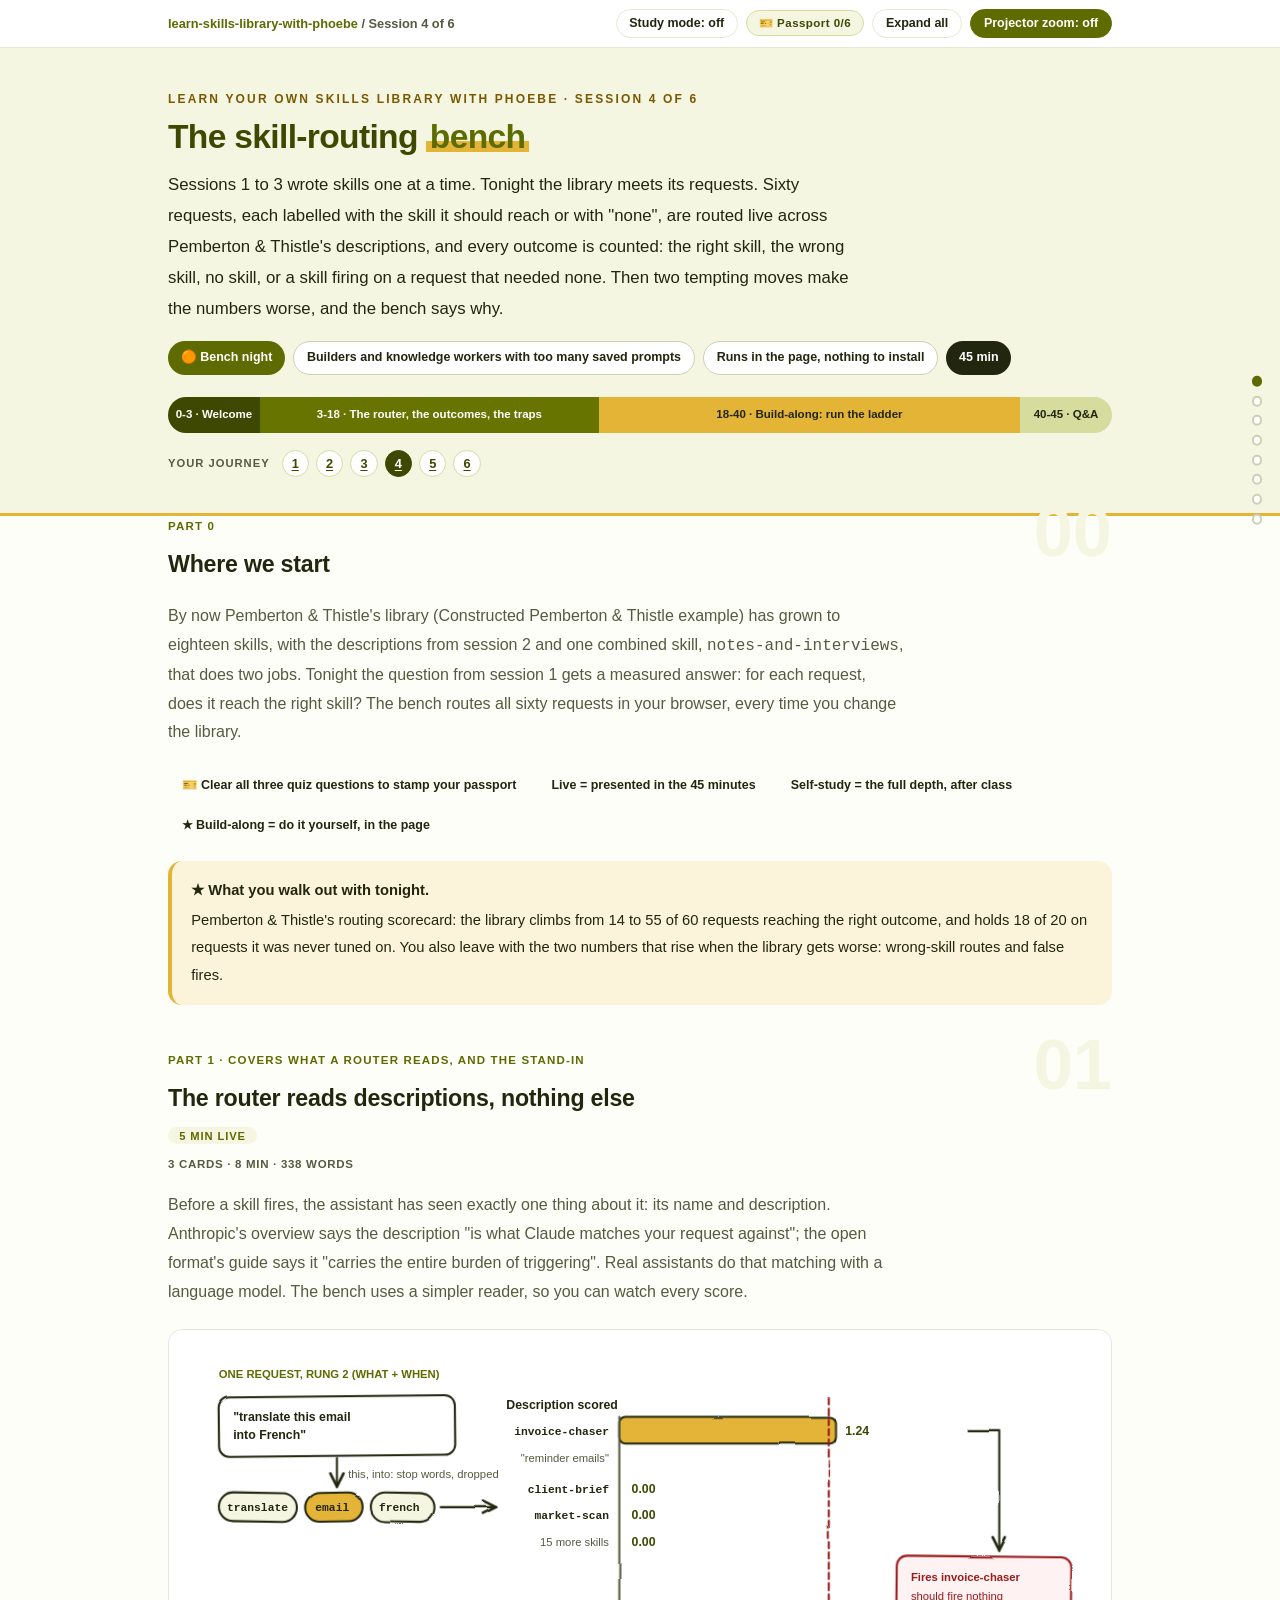
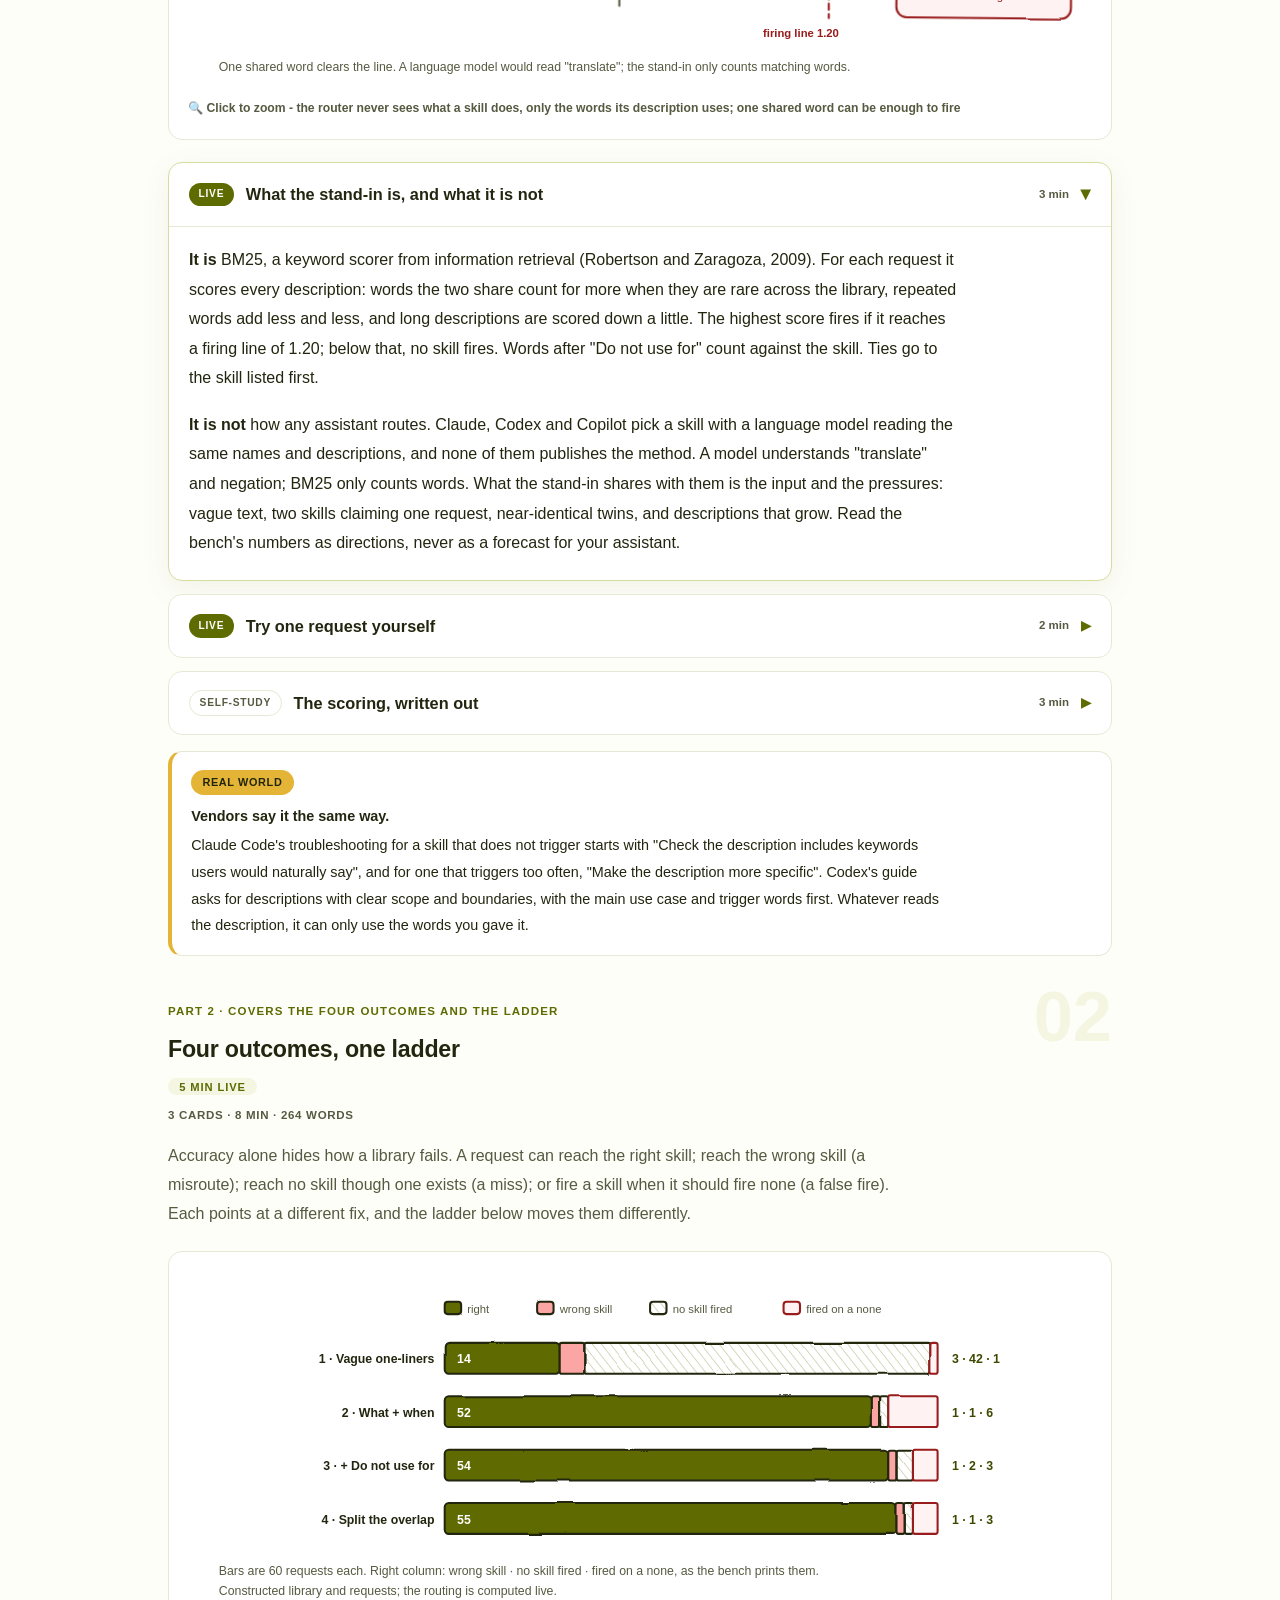
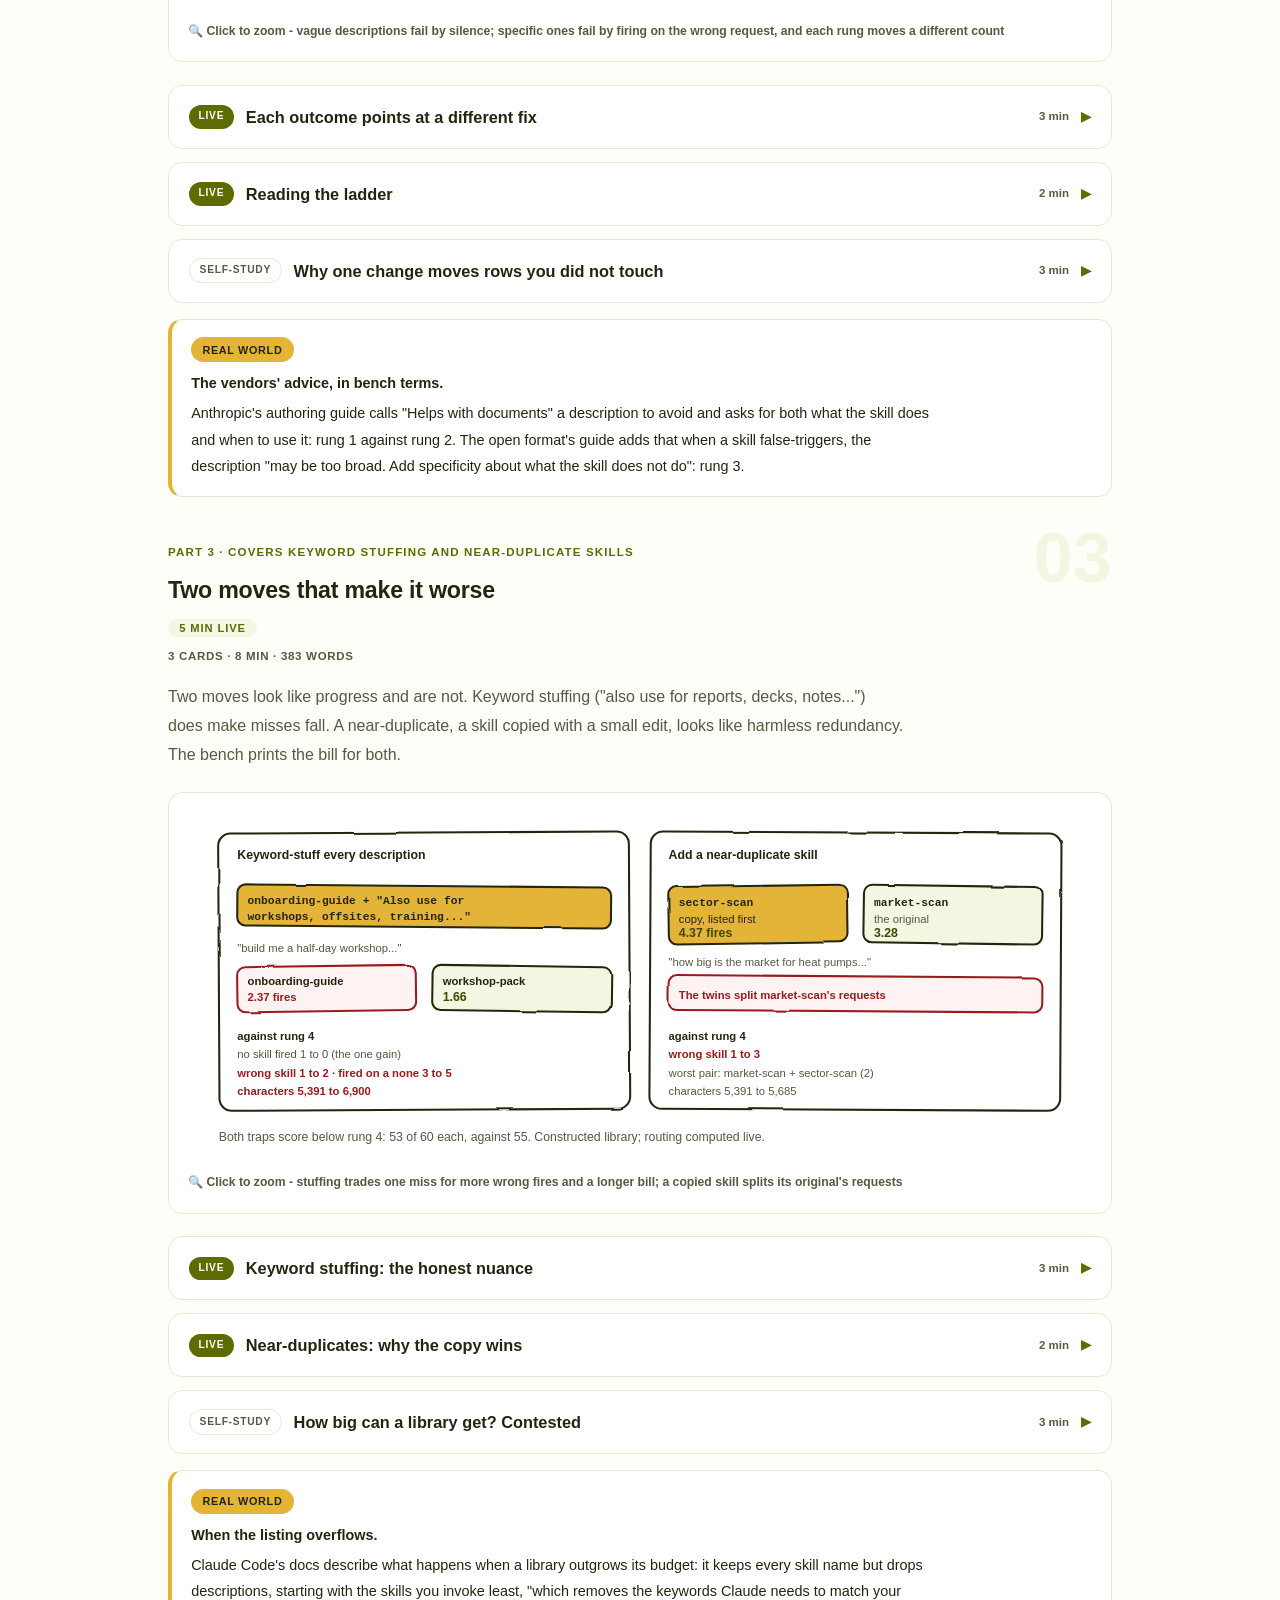
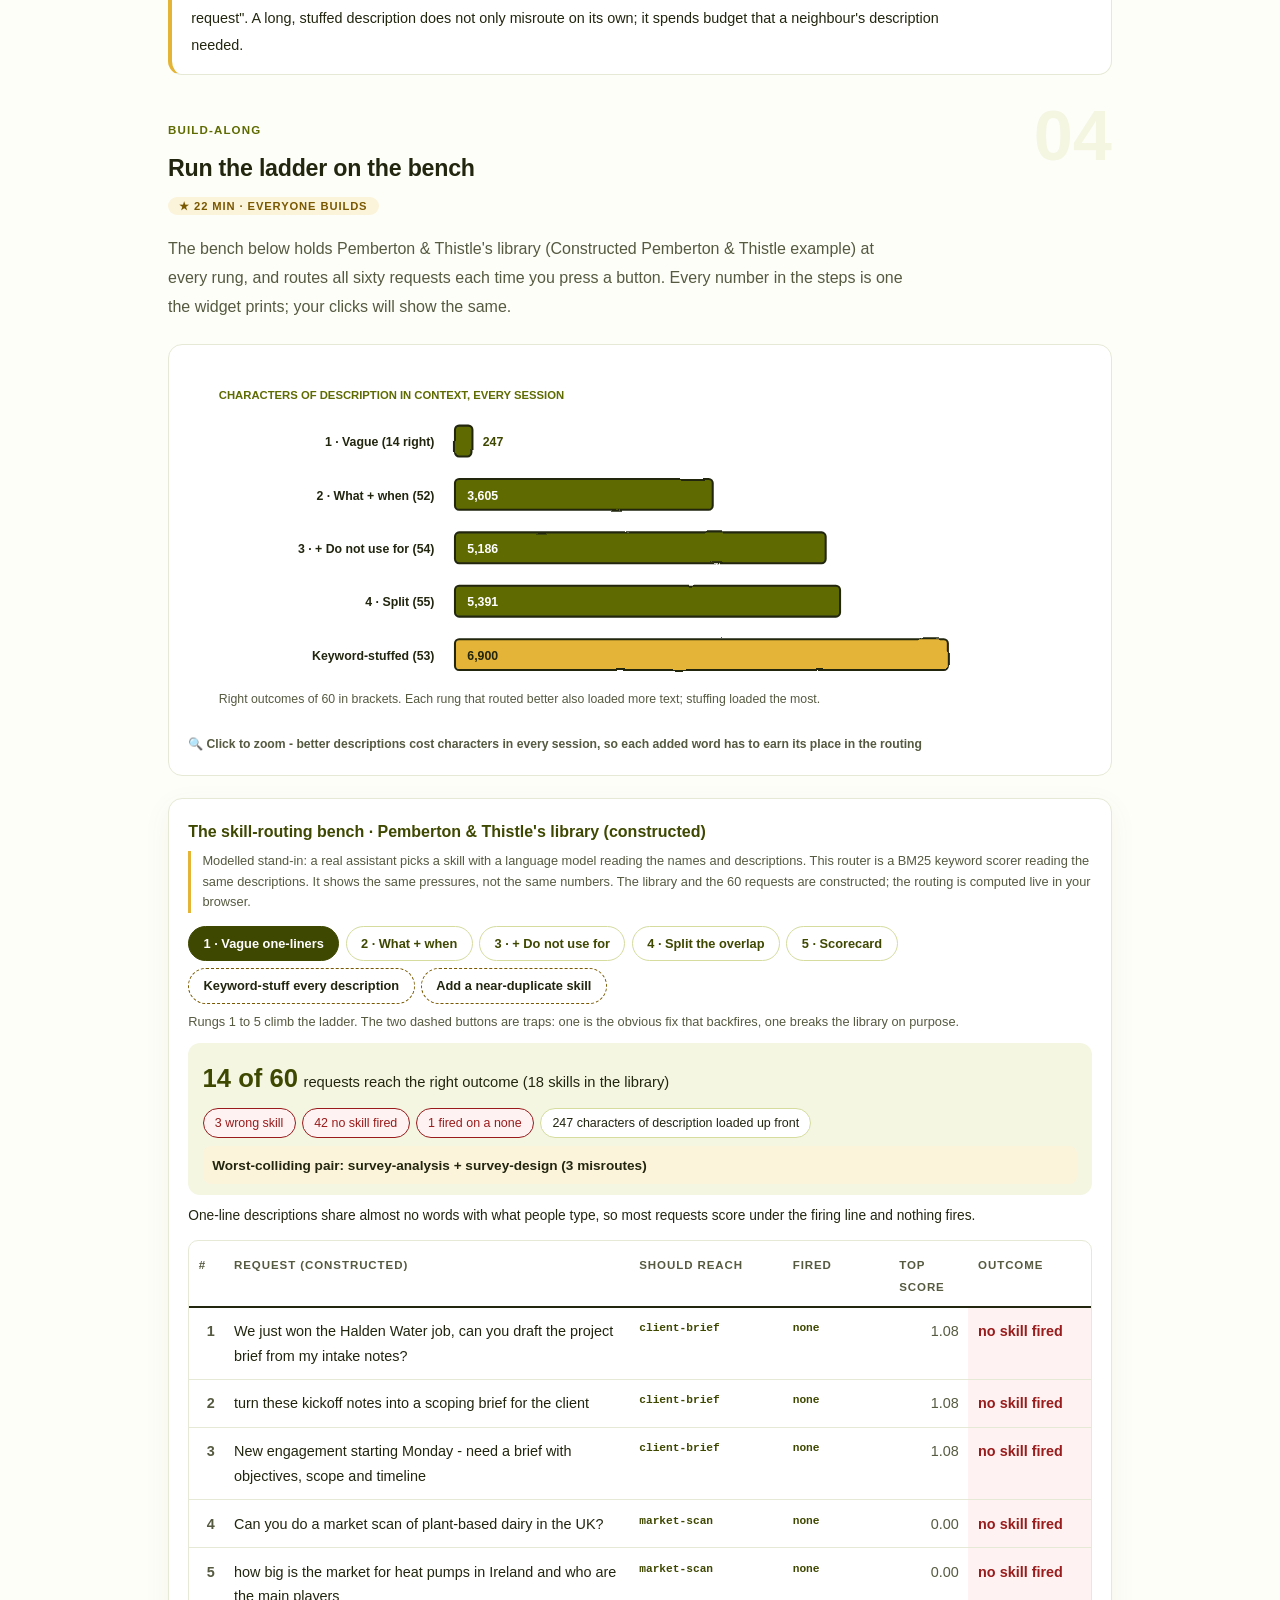
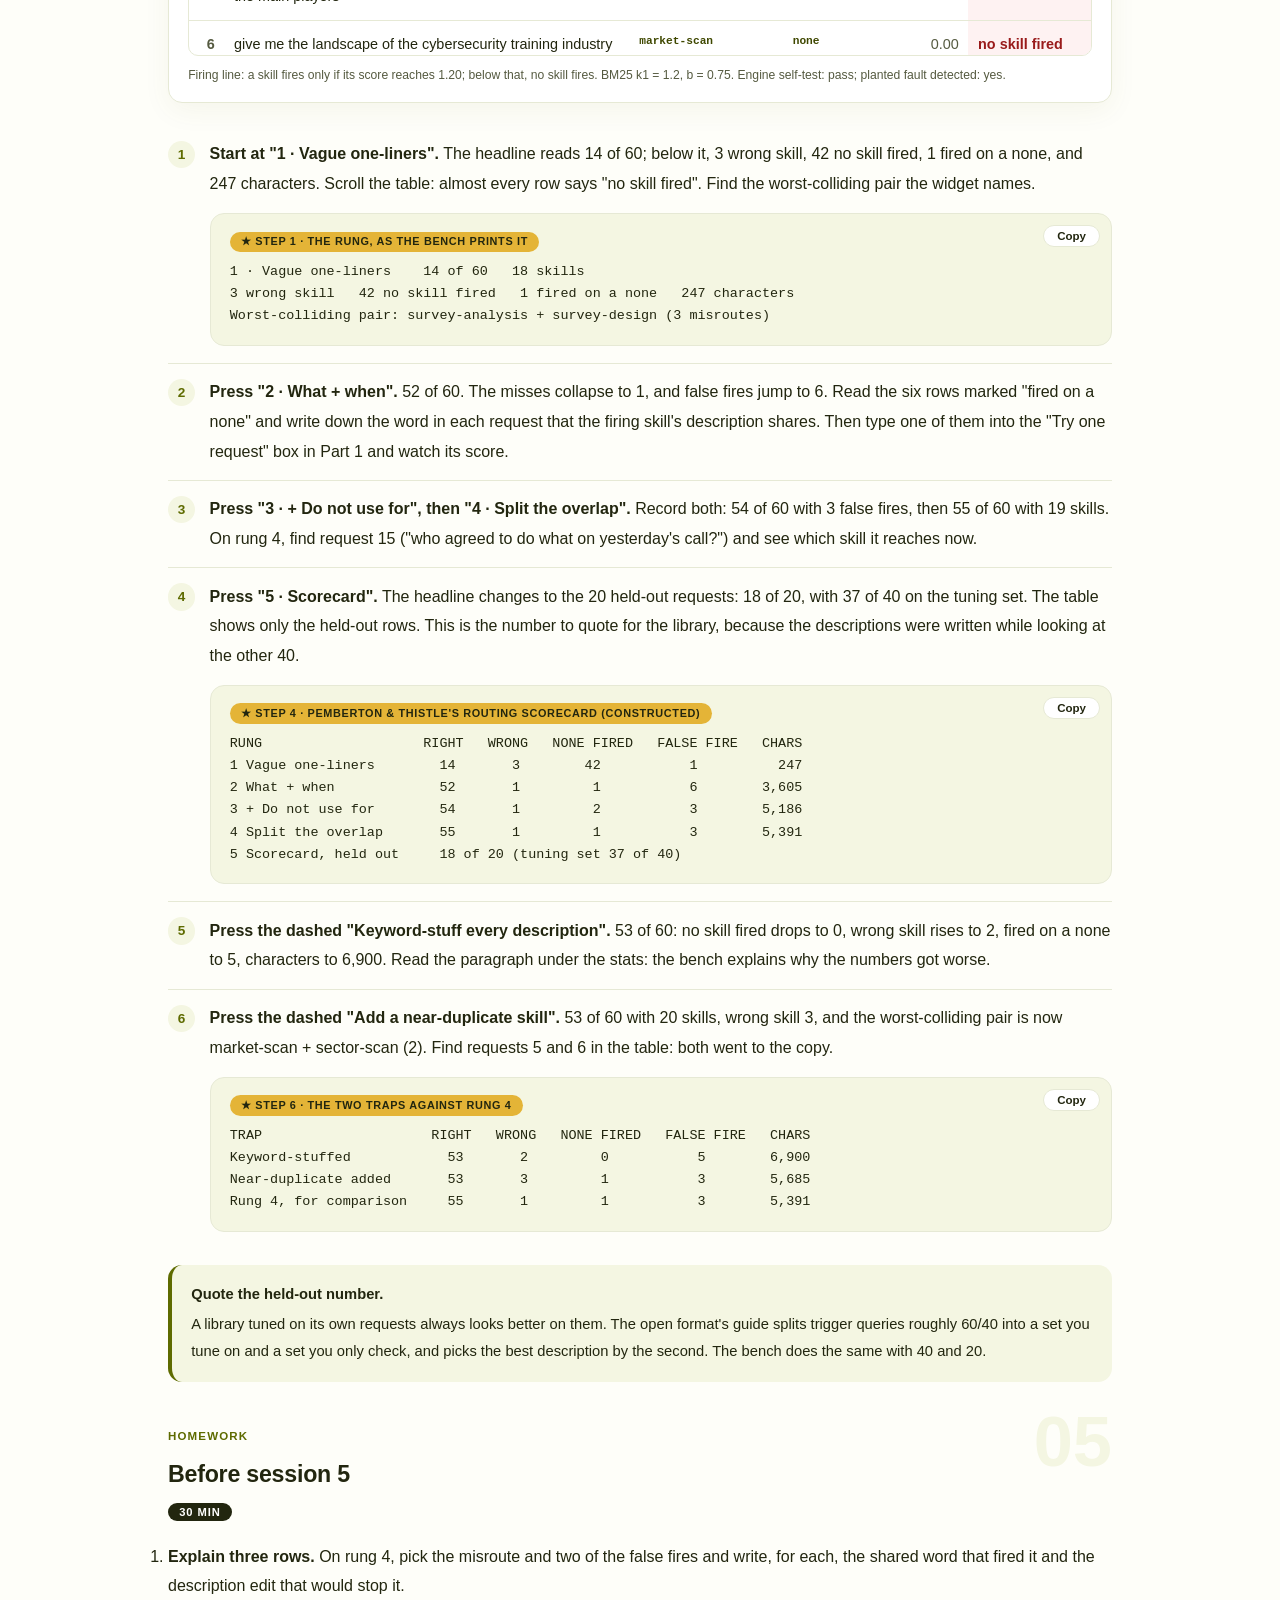
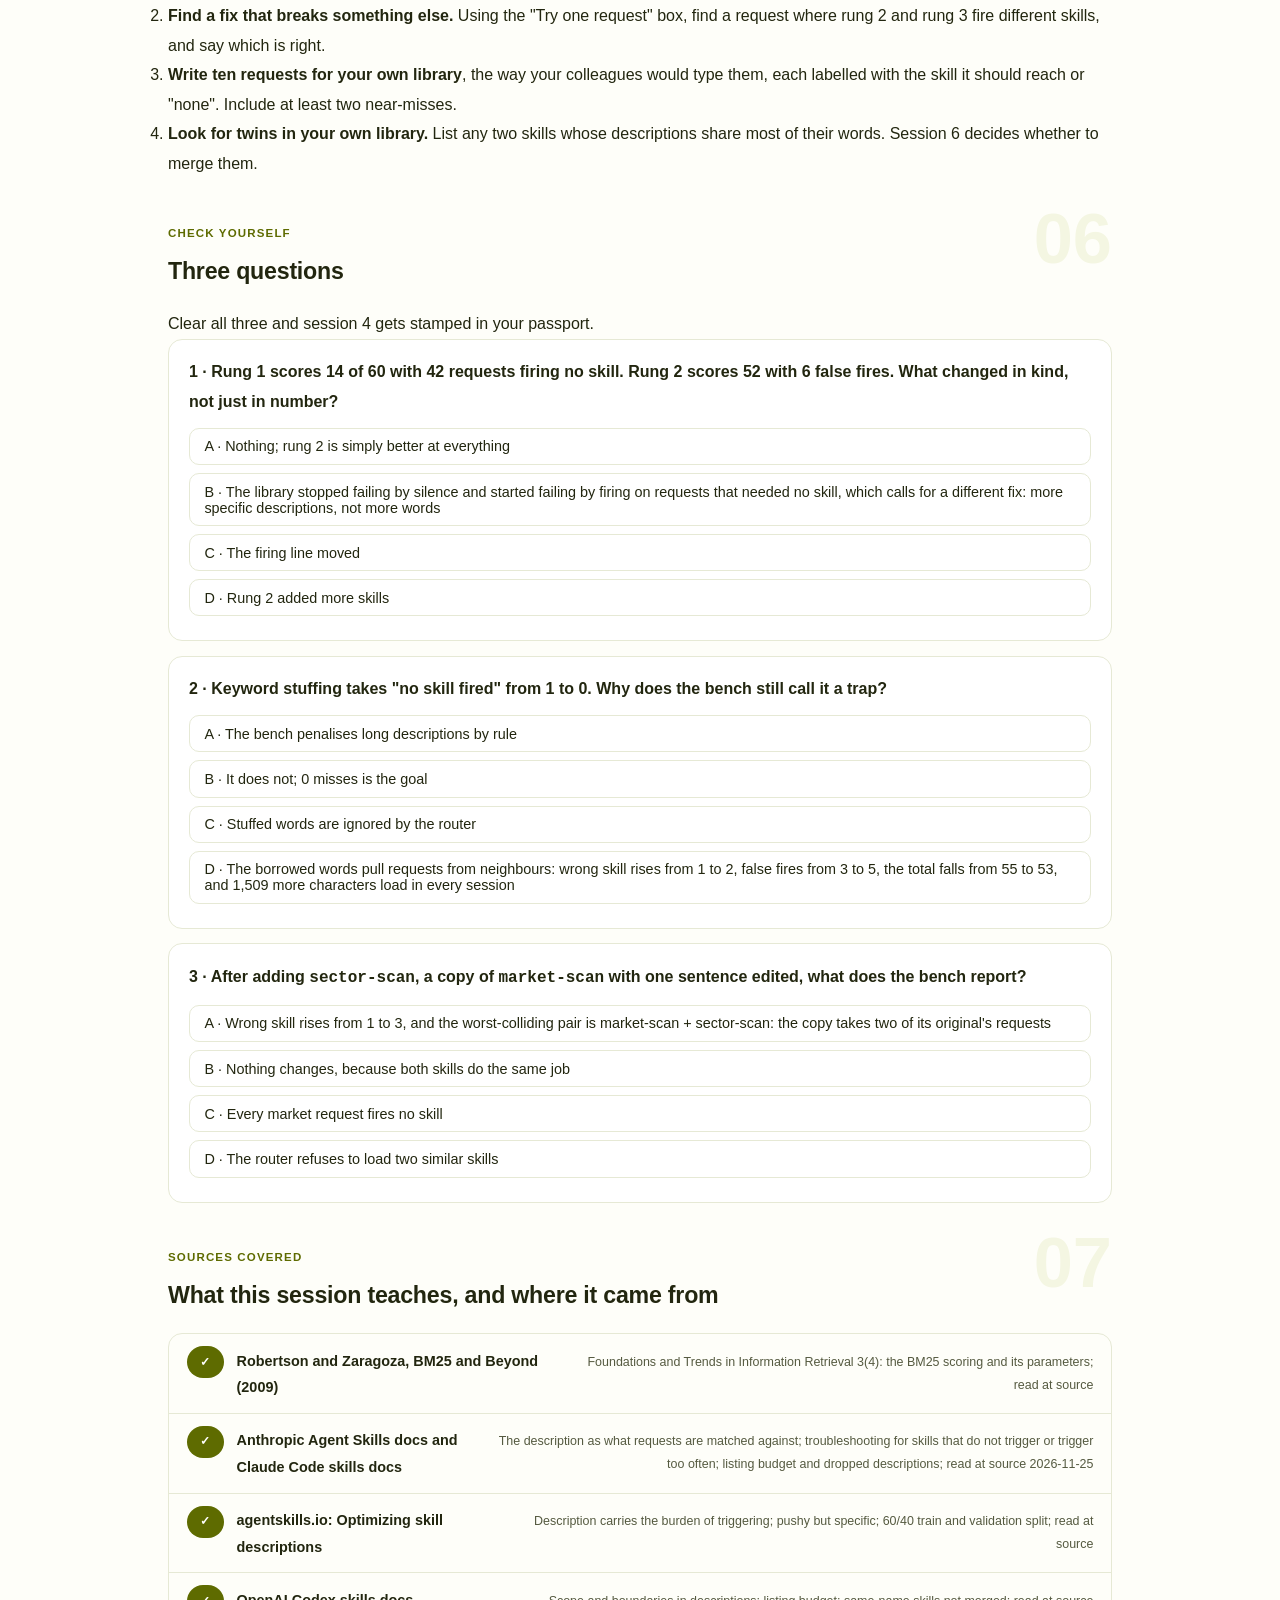
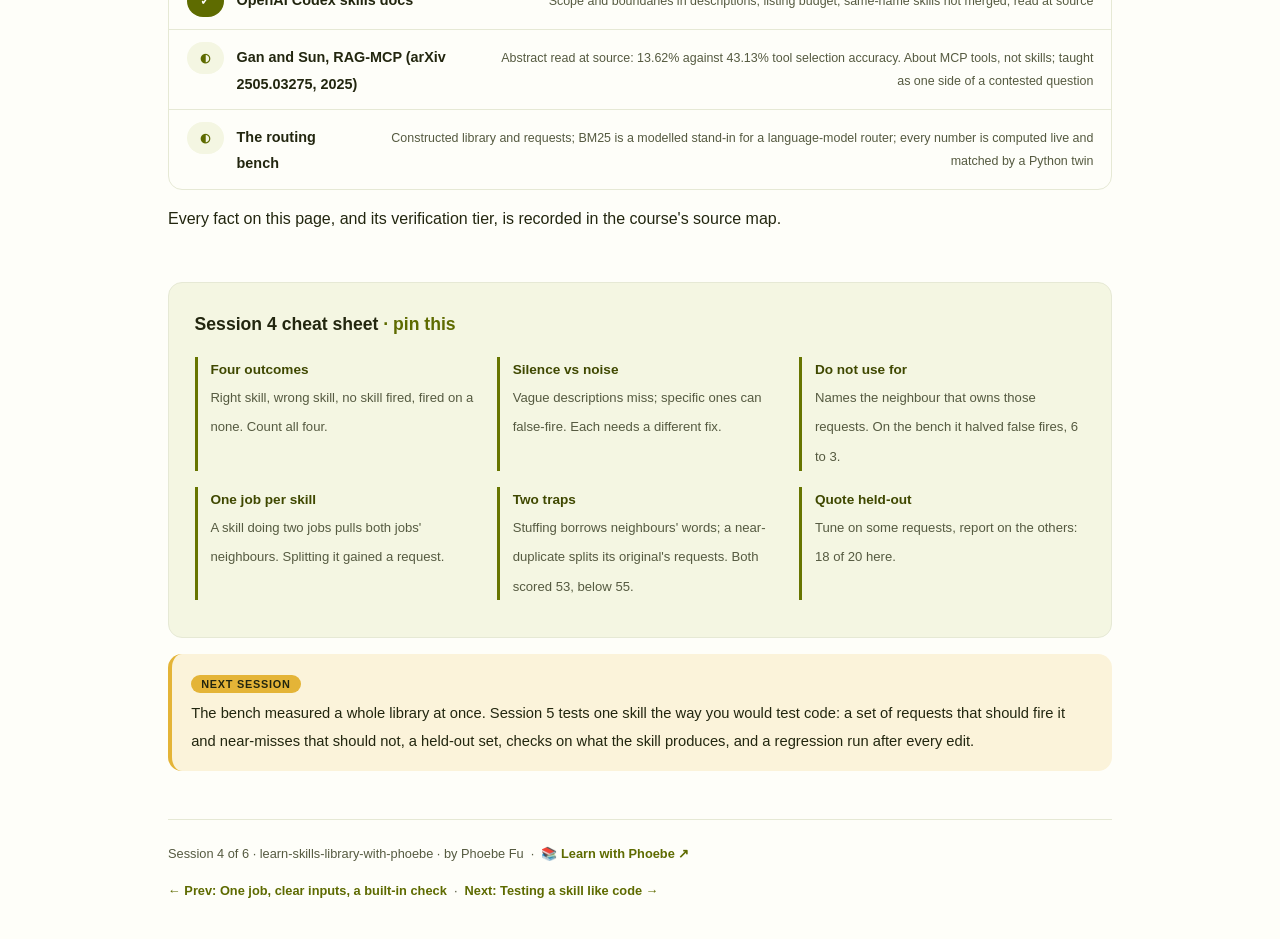
<file: courses/04-the-skill-routing-bench.html>
<!DOCTYPE html>
<html lang="en">
<head>
<meta charset="UTF-8">
<meta name="viewport" content="width=device-width, initial-scale=1.0">
<!-- social:start -->
<meta name="description" content="Session 4 of 6. The skill-routing bench: 60 requests routed live across a constructed library of skill descriptions. Count right skill, wrong skill, no skill and false fires, climb the ladder, then watch keyword stuffing and a near-duplicate skill make it worse.">
<meta property="og:type" content="article">
<meta property="og:site_name" content="Learn with Phoebe">
<meta property="og:title" content="The skill-routing bench - learn skills library with phoebe">
<meta property="og:description" content="Session 4 of 6. Sixty requests, a library of descriptions, a router in your browser, and two traps that print worse numbers.">
<meta property="og:url" content="https://phoebefu6.github.io/learn-skills-library-with-phoebe/courses/04-the-skill-routing-bench.html">
<meta property="og:image" content="https://phoebefu6.github.io/learn-skills-library-with-phoebe/assets/og-cover.png">
<meta property="og:image:width" content="1200">
<meta property="og:image:height" content="630">
<meta name="twitter:card" content="summary_large_image">
<meta name="twitter:title" content="The skill-routing bench - learn skills library with phoebe">
<meta name="twitter:description" content="Session 4 of 6. Route 60 requests live and watch which description changes help, and which make it worse.">
<meta name="twitter:image" content="https://phoebefu6.github.io/learn-skills-library-with-phoebe/assets/og-cover.png">
<!-- social:end -->
<title>Session 4 · The skill-routing bench - learn skills library with phoebe</title>
<link rel="stylesheet" href="../assets/style.css?v=2">
</head>
<body>

<div class="toolbar">
  <div class="wrap">
    <span class="crumb"><a href="../index.html">learn-skills-library-with-phoebe</a> / Session 4 of 6</span>
    <button class="btn" id="toggle-all" type="button">Expand all</button>
    <button class="btn primary" id="zoom-toggle" type="button">Projector zoom: off</button>
  </div>
</div>

<header class="masthead">
  <div class="wrap">
    <div class="eyebrow">Learn Your Own Skills Library with Phoebe · Session 4 of 6</div>
    <h1>The skill-routing <span class="accent">bench</span></h1>
    <p class="sub">Sessions 1 to 3 wrote skills one at a time. Tonight the library meets its requests. Sixty requests, each labelled with the skill it should reach or with "none", are routed live across Pemberton &amp; Thistle's descriptions, and every outcome is counted: the right skill, the wrong skill, no skill, or a skill firing on a request that needed none. Then two tempting moves make the numbers worse, and the bench says why.</p>
    <div class="chip-row">
      <span class="chip level">🟠 Bench night</span>
      <span class="chip audience">Builders and knowledge workers with too many saved prompts</span>
      <span class="chip audience">Runs in the page, nothing to install</span>
      <span class="chip time">45 min</span>
    </div>
    <div class="agenda">
      <span class="a1" style="flex:1">0-3 · Welcome</span>
      <span class="a2" style="flex:4">3-18 · The router, the outcomes, the traps</span>
      <span class="a3" style="flex:5">18-40 · Build-along: run the ladder</span>
      <span class="a4" style="flex:1">40-45 · Q&amp;A</span>
    </div>
  </div>
</header>

<main class="wrap">

  <section class="section" id="intro">
    <div class="section-kicker">
      <span class="klabel">Part 0</span>
      <h2>Where we start</h2>
    </div>
    <p class="lede">By now Pemberton &amp; Thistle's library (Constructed Pemberton &amp; Thistle example) has grown to eighteen skills, with the descriptions from session 2 and one combined skill, <code>notes-and-interviews</code>, that does two jobs. Tonight the question from session 1 gets a measured answer: for each request, does it reach the right skill? The bench routes all sixty requests in your browser, every time you change the library.</p>

    <div class="legend">
      <span class="pill">🎫 Clear all three quiz questions to stamp your passport</span>
      <span class="pill">Live = presented in the 45 minutes</span>
      <span class="pill">Self-study = the full depth, after class</span>
      <span class="pill">★ Build-along = do it yourself, in the page</span>
    </div>

    <div class="callout win">
      <p><strong>★ What you walk out with tonight.</strong> Pemberton &amp; Thistle's routing scorecard: the library climbs from 14 to 55 of 60 requests reaching the right outcome, and holds 18 of 20 on requests it was never tuned on. You also leave with the two numbers that rise when the library gets worse: wrong-skill routes and false fires.</p>
    </div>
  </section>

  <section class="section" id="part-1">
    <div class="section-kicker">
      <span class="klabel">Part 1 · covers what a router reads, and the stand-in</span>
      <h2>The router reads descriptions, nothing else</h2>
      <span class="tag concept">5 min live</span>
    </div>
    <p class="lede">Before a skill fires, the assistant has seen exactly one thing about it: its name and description. Anthropic's overview says the description "is what Claude matches your request against"; the open format's guide says it "carries the entire burden of triggering". Real assistants do that matching with a language model. The bench uses a simpler reader, so you can watch every score.</p>

    <figure class="zoomable">
      <svg viewBox="0 0 880 330" xmlns="http://www.w3.org/2000/svg" role="img" aria-label="Rung 2 trace for the request translate this email into French. Stop words are dropped, leaving translate, email and French. Each description is scored: invoice-chaser 1.24 because its description mentions reminder emails, every other skill 0.00. The firing line is 1.20, so invoice-chaser fires on a request that should fire no skill.">
        <defs>
          <filter id="s4aSk" x="-3%" y="-3%" width="106%" height="106%"><feTurbulence type="fractalNoise" baseFrequency="0.02" numOctaves="2" seed="13" result="n"/><feDisplacementMap in="SourceGraphic" in2="n" scale="2.4" xChannelSelector="R" yChannelSelector="G"/></filter>
          <marker id="s4aAr" viewBox="0 0 10 10" refX="9" refY="5" markerWidth="8" markerHeight="8" orient="auto"><path d="M1 1 L9 5 L1 9" fill="none" stroke="#22260F" stroke-width="1.6" stroke-linecap="round"/></marker>
        </defs>
        <style>
          .s4aH { font: 800 12px Inter, sans-serif; fill: #22260F; }
          .s4aL { font: 600 12px Inter, sans-serif; fill: #22260F; }
          .s4aS { font: 400 11px Inter, sans-serif; fill: #555A40; }
          .s4aA { font: 700 11px Inter, sans-serif; fill: #5E6B00; }
          .s4aR { font: 800 11px Inter, sans-serif; fill: #991B1B; }
          .s4aV { font: 800 12px Inter, sans-serif; fill: #3F4800; }
          .s4aC { font: 700 11px ui-monospace, Menlo, monospace; fill: #22260F; }
          .s4aN { font: 400 12px Inter, sans-serif; fill: #555A40; }
        </style>

        <text class="s4aA" x="30" y="28">ONE REQUEST, RUNG 2 (WHAT + WHEN)</text>

        <g filter="url(#s4aSk)" fill="none" stroke="#22260F" stroke-width="2" stroke-linecap="round" stroke-linejoin="round">
          <rect x="30" y="46" width="230" height="58" rx="10" transform="rotate(-0.6 145 75)" fill="#FFFFFF"/>
          <rect x="30" y="140" width="76" height="28" rx="14" transform="rotate(1 68 154)" fill="#F4F6E2"/>
          <rect x="114" y="140" width="56" height="28" rx="14" transform="rotate(-1 142 154)" fill="#E4B437"/>
          <rect x="178" y="140" width="62" height="28" rx="14" transform="rotate(1 209 154)" fill="#F4F6E2"/>
          <path d="M145 106 L145 134" marker-end="url(#s4aAr)"/>
          <path d="M246 154 L300 154" marker-end="url(#s4aAr)"/>
          <rect x="420" y="66" width="211" height="26" rx="6" fill="#E4B437"/>
          <path d="M420 66 L420 250" stroke="#555A40"/>
          <path d="M624 48 L624 262" stroke="#991B1B" stroke-dasharray="6 4"/>
          <path d="M760 79 L790 79 L790 196" marker-end="url(#s4aAr)"/>
          <rect x="690" y="202" width="170" height="60" rx="10" transform="rotate(0.6 775 232)" fill="#FEF2F2" stroke="#991B1B"/>
        </g>

        <text class="s4aL" x="44" y="70">"translate this email</text>
        <text class="s4aL" x="44" y="88">into French"</text>
        <text class="s4aS" x="156" y="126">this, into: stop words, dropped</text>
        <text class="s4aC" x="38" y="158">translate</text>
        <text class="s4aC" x="124" y="158">email</text>
        <text class="s4aC" x="186" y="158">french</text>

        <text class="s4aH" x="310" y="58">Description scored</text>
        <text class="s4aC" x="410" y="84" text-anchor="end">invoice-chaser</text>
        <text class="s4aV" x="640" y="84">1.24</text>
        <text class="s4aS" x="410" y="110" text-anchor="end">"reminder emails"</text>
        <text class="s4aC" x="410" y="140" text-anchor="end">client-brief</text>
        <text class="s4aV" x="432" y="140">0.00</text>
        <text class="s4aC" x="410" y="166" text-anchor="end">market-scan</text>
        <text class="s4aV" x="432" y="166">0.00</text>
        <text class="s4aS" x="410" y="192" text-anchor="end">15 more skills</text>
        <text class="s4aV" x="432" y="192">0.00</text>
        <text class="s4aR" x="560" y="280">firing line 1.20</text>

        <text class="s4aR" x="704" y="226">Fires invoice-chaser</text>
        <text class="s4aS" x="704" y="244" style="fill:#991B1B">should fire nothing</text>

        <text class="s4aN" x="30" y="314">One shared word clears the line. A language model would read "translate"; the stand-in only counts matching words.</text>
      </svg>
      <figcaption>🔍 Click to zoom - the router never sees what a skill does, only the words its description uses; one shared word can be enough to fire</figcaption>
    </figure>

    <details class="card" open>
      <summary><span class="mode live">Live</span>What the stand-in is, and what it is not<span class="mini">3 min</span><span class="caret">▶</span></summary>
      <div class="body">
        <p><strong>It is</strong> BM25, a keyword scorer from information retrieval (Robertson and Zaragoza, 2009). For each request it scores every description: words the two share count for more when they are rare across the library, repeated words add less and less, and long descriptions are scored down a little. The highest score fires if it reaches a firing line of 1.20; below that, no skill fires. Words after "Do not use for" count against the skill. Ties go to the skill listed first.</p>
        <p><strong>It is not</strong> how any assistant routes. Claude, Codex and Copilot pick a skill with a language model reading the same names and descriptions, and none of them publishes the method. A model understands "translate" and negation; BM25 only counts words. What the stand-in shares with them is the input and the pressures: vague text, two skills claiming one request, near-identical twins, and descriptions that grow. Read the bench's numbers as directions, never as a forecast for your assistant.</p>
      </div>
    </details>

    <details class="card">
      <summary><span class="mode live">Live</span>Try one request yourself<span class="mini">2 min</span><span class="caret">▶</span></summary>
      <div class="body">
        <p>Type a request the way a colleague would and pick a rung. The router shows which skill fires and the three highest scores.</p>
        <div class="skl-bench" data-mode="try" data-rung="what" data-q="translate this email into French"></div>
      </div>
    </details>

    <details class="card">
      <summary><span class="mode self">Self-study</span>The scoring, written out<span class="mini">3 min</span><span class="caret">▶</span></summary>
      <div class="body">
        <p>For each word the request shares with a description: weight = idf x tf' / (k1 + tf'), where tf' = tf / ((1 - b) + b x length / average length). The review by Robertson and Zaragoza notes that experiments tend to favour k1 below 2 and b above 0.5; the bench uses k1 = 1.2 and b = 0.75. The idf is ln(1 + (N - n + 0.5) / (n + 0.5)), where N is the number of skills and n the number whose description contains the word, so a word in every description is worth almost nothing.</p>
        <p>That last property matters in Part 3: adding a common word to every description does nothing for routing, while adding a <em>neighbour's</em> distinctive word does a lot of damage. A Python twin in the repository re-implements the router and must print the same numbers as the browser before any page quotes one.</p>
      </div>
    </details>

    <div class="callout example">
      <span class="ex-pill">Real world</span>
      <p><strong>Vendors say it the same way.</strong> Claude Code's troubleshooting for a skill that does not trigger starts with "Check the description includes keywords users would naturally say", and for one that triggers too often, "Make the description more specific". Codex's guide asks for descriptions with clear scope and boundaries, with the main use case and trigger words first. Whatever reads the description, it can only use the words you gave it.</p>
    </div>
  </section>

  <section class="section" id="part-2">
    <div class="section-kicker">
      <span class="klabel">Part 2 · covers the four outcomes and the ladder</span>
      <h2>Four outcomes, one ladder</h2>
      <span class="tag concept">5 min live</span>
    </div>
    <p class="lede">Accuracy alone hides how a library fails. A request can reach the right skill; reach the wrong skill (a misroute); reach no skill though one exists (a miss); or fire a skill when it should fire none (a false fire). Each points at a different fix, and the ladder below moves them differently.</p>

    <figure class="zoomable">
      <svg viewBox="0 0 880 330" xmlns="http://www.w3.org/2000/svg" role="img" aria-label="Sixty requests split into four outcomes on each rung, as the bench prints them. Vague one-liners: 14 right, 3 wrong skill, 42 no skill fired, 1 fired on a none. What plus when: 52, 1, 1, 6. Plus do not use for: 54, 1, 2, 3. Split the overlap: 55, 1, 1, 3.">
        <defs>
          <filter id="s4bSk" x="-3%" y="-3%" width="106%" height="106%"><feTurbulence type="fractalNoise" baseFrequency="0.02" numOctaves="2" seed="29" result="n"/><feDisplacementMap in="SourceGraphic" in2="n" scale="2.4" xChannelSelector="R" yChannelSelector="G"/></filter>
          <pattern id="s4bHc" patternUnits="userSpaceOnUse" width="7" height="7" patternTransform="rotate(-38)"><line x1="0" y1="0" x2="0" y2="7" stroke="#5E6B00" stroke-width="1" opacity=".5"/></pattern>
        </defs>
        <style>
          .s4bH { font: 800 12px Inter, sans-serif; fill: #22260F; }
          .s4bL { font: 600 12px Inter, sans-serif; fill: #22260F; }
          .s4bS { font: 400 11px Inter, sans-serif; fill: #555A40; }
          .s4bW { font: 800 12px Inter, sans-serif; fill: #FFFFFF; }
          .s4bV { font: 800 12px Inter, sans-serif; fill: #3F4800; }
          .s4bN { font: 400 12px Inter, sans-serif; fill: #555A40; }
        </style>

        <g filter="url(#s4bSk)" fill="none" stroke="#22260F" stroke-width="2" stroke-linecap="round" stroke-linejoin="round">
          <rect x="250" y="30" width="16" height="12" rx="3" fill="#5E6B00"/>
          <rect x="340" y="30" width="16" height="12" rx="3" fill="#FCA5A5"/>
          <rect x="450" y="30" width="16" height="12" rx="3" fill="url(#s4bHc)"/>
          <rect x="580" y="30" width="16" height="12" rx="3" fill="#FEF2F2" stroke="#991B1B"/>

          <rect x="250" y="70" width="112" height="30" rx="4" fill="#5E6B00"/>
          <rect x="362" y="70" width="24" height="30" rx="2" fill="#FCA5A5"/>
          <rect x="386" y="70" width="336" height="30" rx="2" fill="url(#s4bHc)"/>
          <rect x="722" y="70" width="8" height="30" rx="2" fill="#FEF2F2" stroke="#991B1B"/>

          <rect x="250" y="122" width="416" height="30" rx="4" fill="#5E6B00"/>
          <rect x="666" y="122" width="8" height="30" rx="2" fill="#FCA5A5"/>
          <rect x="674" y="122" width="8" height="30" rx="2" fill="url(#s4bHc)"/>
          <rect x="682" y="122" width="48" height="30" rx="2" fill="#FEF2F2" stroke="#991B1B"/>

          <rect x="250" y="174" width="432" height="30" rx="4" fill="#5E6B00"/>
          <rect x="682" y="174" width="8" height="30" rx="2" fill="#FCA5A5"/>
          <rect x="690" y="174" width="16" height="30" rx="2" fill="url(#s4bHc)"/>
          <rect x="706" y="174" width="24" height="30" rx="2" fill="#FEF2F2" stroke="#991B1B"/>

          <rect x="250" y="226" width="440" height="30" rx="4" fill="#5E6B00"/>
          <rect x="690" y="226" width="8" height="30" rx="2" fill="#FCA5A5"/>
          <rect x="698" y="226" width="8" height="30" rx="2" fill="url(#s4bHc)"/>
          <rect x="706" y="226" width="24" height="30" rx="2" fill="#FEF2F2" stroke="#991B1B"/>
        </g>

        <text class="s4bS" x="272" y="41">right</text>
        <text class="s4bS" x="362" y="41">wrong skill</text>
        <text class="s4bS" x="472" y="41">no skill fired</text>
        <text class="s4bS" x="602" y="41">fired on a none</text>

        <text class="s4bL" x="240" y="90" text-anchor="end">1 · Vague one-liners</text>
        <text class="s4bL" x="240" y="142" text-anchor="end">2 · What + when</text>
        <text class="s4bL" x="240" y="194" text-anchor="end">3 · + Do not use for</text>
        <text class="s4bL" x="240" y="246" text-anchor="end">4 · Split the overlap</text>

        <text class="s4bW" x="262" y="90">14</text>
        <text class="s4bW" x="262" y="142">52</text>
        <text class="s4bW" x="262" y="194">54</text>
        <text class="s4bW" x="262" y="246">55</text>

        <text class="s4bV" x="744" y="90">3 · 42 · 1</text>
        <text class="s4bV" x="744" y="142">1 · 1 · 6</text>
        <text class="s4bV" x="744" y="194">1 · 2 · 3</text>
        <text class="s4bV" x="744" y="246">1 · 1 · 3</text>

        <text class="s4bN" x="30" y="296">Bars are 60 requests each. Right column: wrong skill · no skill fired · fired on a none, as the bench prints them.</text>
        <text class="s4bN" x="30" y="316">Constructed library and requests; the routing is computed live.</text>
      </svg>
      <figcaption>🔍 Click to zoom - vague descriptions fail by silence; specific ones fail by firing on the wrong request, and each rung moves a different count</figcaption>
    </figure>

    <details class="card">
      <summary><span class="mode live">Live</span>Each outcome points at a different fix<span class="mini">3 min</span><span class="caret">▶</span></summary>
      <div class="body">
        <table class="clean">
          <tr><th>Outcome</th><th>What happened</th><th>Usual fix</th></tr>
          <tr><td>No skill fired</td><td>No description shared enough words with the request</td><td>Say when to use it, in the words people type (session 2)</td></tr>
          <tr><td>Wrong skill</td><td>A neighbour's description matched better</td><td>A "do not use for" line, or split a skill doing two jobs</td></tr>
          <tr><td>Fired on a none</td><td>A description matched a request no skill should take</td><td>Make the description more specific; remove stray words</td></tr>
          <tr><td>Right skill</td><td>The description carried the request home</td><td>Keep it that way: test after every edit (session 5)</td></tr>
        </table>
      </div>
    </details>

    <details class="card">
      <summary><span class="mode live">Live</span>Reading the ladder<span class="mini">2 min</span><span class="caret">▶</span></summary>
      <div class="body">
        <p><strong>Rung 1</strong> fails by silence: 42 of 60 requests fire no skill, because one-liners such as "Surveys." and "Research helper." share almost no words with what people type. Its only collision is telling: "Surveys." is the one description containing the word survey, so all three survey-analysis requests go to <code>survey-design</code>. <strong>Rung 2</strong> fixes the silence and exposes the opposite failure: six requests that should fire nothing now fire something. <strong>Rung 3</strong> halves those false fires. <strong>Rung 4</strong> splits <code>notes-and-interviews</code> into <code>meeting-minutes</code> and <code>interview-synthesis</code>, and "who agreed to do what on yesterday's call?" finally reaches a skill.</p>
      </div>
    </details>

    <details class="card">
      <summary><span class="mode self">Self-study</span>Why one change moves rows you did not touch<span class="mini">3 min</span><span class="caret">▶</span></summary>
      <div class="body">
        <p>On rung 3, "what's the time in Singapore right now?" starts firing <code>newsletter</code> at 1.23. Nobody edited the newsletter's "Use when it is time to write" sentence. What changed is everything else: the "do not use for" lines made the library's descriptions longer on average, which shifts every length-normalised score a little, and "time" crossed the line. Real routers are not BM25, but the lesson transfers: any edit to a library is an edit to every request's odds, which is why session 5 re-runs the whole test set after each change.</p>
      </div>
    </details>

    <div class="callout example">
      <span class="ex-pill">Real world</span>
      <p><strong>The vendors' advice, in bench terms.</strong> Anthropic's authoring guide calls "Helps with documents" a description to avoid and asks for both what the skill does and when to use it: rung 1 against rung 2. The open format's guide adds that when a skill false-triggers, the description "may be too broad. Add specificity about what the skill does not do": rung 3.</p>
    </div>
  </section>

  <section class="section" id="part-3">
    <div class="section-kicker">
      <span class="klabel">Part 3 · covers keyword stuffing and near-duplicate skills</span>
      <h2>Two moves that make it worse</h2>
      <span class="tag concept">5 min live</span>
    </div>
    <p class="lede">Two moves look like progress and are not. Keyword stuffing ("also use for reports, decks, notes...") does make misses fall. A near-duplicate, a skill copied with a small edit, looks like harmless redundancy. The bench prints the bill for both.</p>

    <figure class="zoomable">
      <svg viewBox="0 0 880 340" xmlns="http://www.w3.org/2000/svg" role="img" aria-label="Two panels against rung 4. Left, keyword stuffing: onboarding-guide's description gains workshops, offsites and training, and the request build me a half-day workshop now scores onboarding-guide 2.37 against workshop-pack 1.66, so it misroutes. Totals: no skill fired 1 to 0, wrong skill 1 to 2, fired on a none 3 to 5, characters 5,391 to 6,900. Right, a near-duplicate: sector-scan is market-scan copied with one sentence edited and listed first. The request how big is the market for heat pumps scores sector-scan 4.37 against market-scan 3.28. Wrong skill rises from 1 to 3.">
        <defs>
          <filter id="s4cSk" x="-3%" y="-3%" width="106%" height="106%"><feTurbulence type="fractalNoise" baseFrequency="0.02" numOctaves="2" seed="31" result="n"/><feDisplacementMap in="SourceGraphic" in2="n" scale="2.4" xChannelSelector="R" yChannelSelector="G"/></filter>
          <marker id="s4cAr" viewBox="0 0 10 10" refX="9" refY="5" markerWidth="8" markerHeight="8" orient="auto"><path d="M1 1 L9 5 L1 9" fill="none" stroke="#22260F" stroke-width="1.6" stroke-linecap="round"/></marker>
        </defs>
        <style>
          .s4cH { font: 800 12px Inter, sans-serif; fill: #22260F; }
          .s4cL { font: 600 11px Inter, sans-serif; fill: #22260F; }
          .s4cS { font: 400 11px Inter, sans-serif; fill: #555A40; }
          .s4cR { font: 800 11px Inter, sans-serif; fill: #991B1B; }
          .s4cV { font: 800 12px Inter, sans-serif; fill: #3F4800; }
          .s4cC { font: 700 11px ui-monospace, Menlo, monospace; fill: #22260F; }
          .s4cN { font: 400 12px Inter, sans-serif; fill: #555A40; }
        </style>

        <g filter="url(#s4cSk)" fill="none" stroke="#22260F" stroke-width="2" stroke-linecap="round" stroke-linejoin="round">
          <rect x="30" y="20" width="400" height="270" rx="12" transform="rotate(-0.3 230 155)" fill="#FFFFFF"/>
          <rect x="450" y="20" width="400" height="270" rx="12" transform="rotate(0.3 650 155)" fill="#FFFFFF"/>
          <rect x="48" y="72" width="364" height="40" rx="8" transform="rotate(0.5 230 92)" fill="#E4B437"/>
          <rect x="48" y="150" width="174" height="44" rx="8" transform="rotate(-0.8 135 172)" fill="#FEF2F2" stroke="#991B1B"/>
          <rect x="238" y="150" width="174" height="44" rx="8" transform="rotate(0.8 325 172)" fill="#F4F6E2"/>
          <rect x="468" y="72" width="174" height="56" rx="8" transform="rotate(-0.8 555 100)" fill="#E4B437"/>
          <rect x="658" y="72" width="174" height="56" rx="8" transform="rotate(0.8 745 100)" fill="#F4F6E2"/>
          <rect x="468" y="160" width="364" height="34" rx="8" transform="rotate(0.4 650 177)" fill="#FEF2F2" stroke="#991B1B"/>
        </g>

        <text class="s4cH" x="48" y="46">Keyword-stuff every description</text>
        <text class="s4cC" x="58" y="90">onboarding-guide + "Also use for</text>
        <text class="s4cC" x="58" y="105">workshops, offsites, training..."</text>
        <text class="s4cS" x="48" y="136">"build me a half-day workshop..."</text>
        <text class="s4cL" x="58" y="168">onboarding-guide</text>
        <text class="s4cR" x="58" y="184">2.37 fires</text>
        <text class="s4cL" x="248" y="168">workshop-pack</text>
        <text class="s4cV" x="248" y="184">1.66</text>
        <text class="s4cL" x="48" y="222">against rung 4</text>
        <text class="s4cS" x="48" y="240">no skill fired 1 to 0 (the one gain)</text>
        <text class="s4cR" x="48" y="258">wrong skill 1 to 2 · fired on a none 3 to 5</text>
        <text class="s4cR" x="48" y="276">characters 5,391 to 6,900</text>

        <text class="s4cH" x="468" y="46">Add a near-duplicate skill</text>
        <text class="s4cC" x="478" y="92">sector-scan</text>
        <text class="s4cS" x="478" y="108" style="fill:#22260F">copy, listed first</text>
        <text class="s4cV" x="478" y="122">4.37 fires</text>
        <text class="s4cC" x="668" y="92">market-scan</text>
        <text class="s4cS" x="668" y="108">the original</text>
        <text class="s4cV" x="668" y="122">3.28</text>
        <text class="s4cS" x="468" y="150">"how big is the market for heat pumps..."</text>
        <text class="s4cR" x="478" y="182">The twins split market-scan's requests</text>
        <text class="s4cL" x="468" y="222">against rung 4</text>
        <text class="s4cR" x="468" y="240">wrong skill 1 to 3</text>
        <text class="s4cS" x="468" y="258">worst pair: market-scan + sector-scan (2)</text>
        <text class="s4cS" x="468" y="276">characters 5,391 to 5,685</text>

        <text class="s4cN" x="30" y="320">Both traps score below rung 4: 53 of 60 each, against 55. Constructed library; routing computed live.</text>
      </svg>
      <figcaption>🔍 Click to zoom - stuffing trades one miss for more wrong fires and a longer bill; a copied skill splits its original's requests</figcaption>
    </figure>

    <details class="card">
      <summary><span class="mode live">Live</span>Keyword stuffing: the honest nuance<span class="mini">3 min</span><span class="caret">▶</span></summary>
      <div class="body">
        <p>Stuffing is not useless, and pretending it is would be a lie in the other direction. On the bench it does fix the one remaining miss: "can you fix the spelling and tone of this paragraph" reaches <code>house-style</code> once its description says "tone". The trouble is where the other new words came from. Each stuffed description borrowed its neighbours' trigger words, so <code>onboarding-guide</code> now claims workshops and <code>survey-design</code> claims "survey tool" questions that needed no skill. Net: 53 of 60, two below rung 4, and 1,509 more characters loaded in every session.</p>
        <p>The open format's guide says to "err on the side of being pushy" and, in the same guide, warns against adding specific keywords from failed queries. Both are right: be generous about the situations your skill covers, never about your neighbours' vocabulary.</p>
      </div>
    </details>

    <details class="card">
      <summary><span class="mode live">Live</span>Near-duplicates: why the copy wins<span class="mini">2 min</span><span class="caret">▶</span></summary>
      <div class="body">
        <p><code>sector-scan</code> is <code>market-scan</code> with one sentence edited to "how big a sector is, for a sector scan, a market map". Two things follow. Every word the twins share is now in two descriptions, so it counts for less in both. And the edited sentence happens to match "how big is the market", so the copy outscores its original, 4.37 to 3.28. The bench names the pair because that is what an overlap audit needs: not "accuracy fell" but "these two are fighting".</p>
        <p>Codex's docs note that skills with the same name are not merged and both can appear; Claude Code resolves same-name skills by location. Neither protects you from two different names with the same job.</p>
      </div>
    </details>

    <details class="card">
      <summary><span class="mode self">Self-study</span>How big can a library get? Contested<span class="mini">3 min</span><span class="caret">▶</span></summary>
      <div class="body">
        <p>There is no published threshold for skills, and two kinds of evidence point different ways. Vendors design for large libraries: Anthropic's guide speaks of the assistant choosing "from potentially 100+ available Skills", and Claude Code and Codex both budget the listing (about 1% and 2% of the context window) and shorten or drop descriptions when it overflows. Against that, a 2025 study of a different but related problem, picking one tool from a large catalogue of MCP tools, found selection accuracy of 13.62% with the whole catalogue in the prompt and 43.13% when a retrieval step narrowed it first (Gan and Sun, RAG-MCP). That is tools, not skills, on a stress benchmark. What both sides agree on: the more candidates and the more alike they are, the more the descriptions have to carry.</p>
      </div>
    </details>

    <div class="callout example">
      <span class="ex-pill">Real world</span>
      <p><strong>When the listing overflows.</strong> Claude Code's docs describe what happens when a library outgrows its budget: it keeps every skill name but drops descriptions, starting with the skills you invoke least, "which removes the keywords Claude needs to match your request". A long, stuffed description does not only misroute on its own; it spends budget that a neighbour's description needed.</p>
    </div>
  </section>

  <section class="section" id="demo-1">
    <div class="section-kicker">
      <span class="klabel">Build-along</span>
      <h2>Run the ladder on the bench</h2>
      <span class="tag demo">★ 22 min · everyone builds</span>
    </div>
    <p class="lede">The bench below holds Pemberton &amp; Thistle's library (Constructed Pemberton &amp; Thistle example) at every rung, and routes all sixty requests each time you press a button. Every number in the steps is one the widget prints; your clicks will show the same.</p>

    <figure class="zoomable">
      <svg viewBox="0 0 880 350" xmlns="http://www.w3.org/2000/svg" role="img" aria-label="Characters of description loaded in every session, by rung, as the bench prints them: vague one-liners 247, what plus when 3,605, plus do not use for 5,186, split the overlap 5,391, keyword-stuffed 6,900. Better routing costs characters; stuffing costs the most and routes worse.">
        <defs>
          <filter id="s4dSk" x="-3%" y="-3%" width="106%" height="106%"><feTurbulence type="fractalNoise" baseFrequency="0.02" numOctaves="2" seed="43" result="n"/><feDisplacementMap in="SourceGraphic" in2="n" scale="2.4" xChannelSelector="R" yChannelSelector="G"/></filter>
        </defs>
        <style>
          .s4dL { font: 600 12px Inter, sans-serif; fill: #22260F; }
          .s4dS { font: 400 11px Inter, sans-serif; fill: #555A40; }
          .s4dV { font: 800 12px Inter, sans-serif; fill: #3F4800; }
          .s4dW { font: 800 12px Inter, sans-serif; fill: #FFFFFF; }
          .s4dA { font: 700 11px Inter, sans-serif; fill: #5E6B00; }
          .s4dN { font: 400 12px Inter, sans-serif; fill: #555A40; }
        </style>

        <text class="s4dA" x="30" y="34">CHARACTERS OF DESCRIPTION IN CONTEXT, EVERY SESSION</text>

        <g filter="url(#s4dSk)" fill="none" stroke="#22260F" stroke-width="2" stroke-linecap="round" stroke-linejoin="round">
          <rect x="260" y="60" width="17" height="30" rx="4" fill="#5E6B00"/>
          <rect x="260" y="112" width="251" height="30" rx="4" fill="#5E6B00"/>
          <rect x="260" y="164" width="361" height="30" rx="4" fill="#5E6B00"/>
          <rect x="260" y="216" width="375" height="30" rx="4" fill="#5E6B00"/>
          <rect x="260" y="268" width="480" height="30" rx="4" fill="#E4B437"/>
        </g>

        <text class="s4dL" x="240" y="80" text-anchor="end">1 · Vague (14 right)</text>
        <text class="s4dL" x="240" y="132" text-anchor="end">2 · What + when (52)</text>
        <text class="s4dL" x="240" y="184" text-anchor="end">3 · + Do not use for (54)</text>
        <text class="s4dL" x="240" y="236" text-anchor="end">4 · Split (55)</text>
        <text class="s4dL" x="240" y="288" text-anchor="end">Keyword-stuffed (53)</text>

        <text class="s4dV" x="287" y="80">247</text>
        <text class="s4dW" x="272" y="132">3,605</text>
        <text class="s4dW" x="272" y="184">5,186</text>
        <text class="s4dW" x="272" y="236">5,391</text>
        <text class="s4dL" x="272" y="288">6,900</text>

        <text class="s4dN" x="30" y="330">Right outcomes of 60 in brackets. Each rung that routed better also loaded more text; stuffing loaded the most.</text>
      </svg>
      <figcaption>🔍 Click to zoom - better descriptions cost characters in every session, so each added word has to earn its place in the routing</figcaption>
    </figure>

    <div class="skl-bench" data-mode="full" data-rung="vague"></div>

    <div class="steps">
      <div class="step">
        <p><strong>Start at "1 · Vague one-liners".</strong> The headline reads 14 of 60; below it, 3 wrong skill, 42 no skill fired, 1 fired on a none, and 247 characters. Scroll the table: almost every row says "no skill fired". Find the worst-colliding pair the widget names.</p>
        <div class="prompt-box good"><span class="label">★ Step 1 · the rung, as the bench prints it</span>1 · Vague one-liners    14 of 60   18 skills
3 wrong skill   42 no skill fired   1 fired on a none   247 characters
Worst-colliding pair: survey-analysis + survey-design (3 misroutes)</div>
      </div>
      <div class="step">
        <p><strong>Press "2 · What + when".</strong> 52 of 60. The misses collapse to 1, and false fires jump to 6. Read the six rows marked "fired on a none" and write down the word in each request that the firing skill's description shares. Then type one of them into the "Try one request" box in Part 1 and watch its score.</p>
      </div>
      <div class="step">
        <p><strong>Press "3 · + Do not use for", then "4 · Split the overlap".</strong> Record both: 54 of 60 with 3 false fires, then 55 of 60 with 19 skills. On rung 4, find request 15 ("who agreed to do what on yesterday's call?") and see which skill it reaches now.</p>
      </div>
      <div class="step">
        <p><strong>Press "5 · Scorecard".</strong> The headline changes to the 20 held-out requests: 18 of 20, with 37 of 40 on the tuning set. The table shows only the held-out rows. This is the number to quote for the library, because the descriptions were written while looking at the other 40.</p>
        <div class="prompt-box good"><span class="label">★ Step 4 · Pemberton &amp; Thistle's routing scorecard (constructed)</span>RUNG                    RIGHT   WRONG   NONE FIRED   FALSE FIRE   CHARS
1 Vague one-liners        14       3        42           1          247
2 What + when             52       1         1           6        3,605
3 + Do not use for        54       1         2           3        5,186
4 Split the overlap       55       1         1           3        5,391
5 Scorecard, held out     18 of 20 (tuning set 37 of 40)</div>
      </div>
      <div class="step">
        <p><strong>Press the dashed "Keyword-stuff every description".</strong> 53 of 60: no skill fired drops to 0, wrong skill rises to 2, fired on a none to 5, characters to 6,900. Read the paragraph under the stats: the bench explains why the numbers got worse.</p>
      </div>
      <div class="step">
        <p><strong>Press the dashed "Add a near-duplicate skill".</strong> 53 of 60 with 20 skills, wrong skill 3, and the worst-colliding pair is now market-scan + sector-scan (2). Find requests 5 and 6 in the table: both went to the copy.</p>
        <div class="prompt-box good"><span class="label">★ Step 6 · the two traps against rung 4</span>TRAP                     RIGHT   WRONG   NONE FIRED   FALSE FIRE   CHARS
Keyword-stuffed            53       2         0           5        6,900
Near-duplicate added       53       3         1           3        5,685
Rung 4, for comparison     55       1         1           3        5,391</div>
      </div>
    </div>

    <div class="callout tip">
      <p><strong>Quote the held-out number.</strong> A library tuned on its own requests always looks better on them. The open format's guide splits trigger queries roughly 60/40 into a set you tune on and a set you only check, and picks the best description by the second. The bench does the same with 40 and 20.</p>
    </div>
  </section>

  <section class="section" id="exercise">
    <div class="section-kicker">
      <span class="klabel">Homework</span>
      <h2>Before session 5</h2>
      <span class="tag exercise">30 min</span>
    </div>
    <ol>
      <li><strong>Explain three rows.</strong> On rung 4, pick the misroute and two of the false fires and write, for each, the shared word that fired it and the description edit that would stop it.</li>
      <li><strong>Find a fix that breaks something else.</strong> Using the "Try one request" box, find a request where rung 2 and rung 3 fire different skills, and say which is right.</li>
      <li><strong>Write ten requests for your own library</strong>, the way your colleagues would type them, each labelled with the skill it should reach or "none". Include at least two near-misses.</li>
      <li><strong>Look for twins in your own library.</strong> List any two skills whose descriptions share most of their words. Session 6 decides whether to merge them.</li>
    </ol>
  </section>

  <section class="section" id="quiz">
    <div class="section-kicker">
      <span class="klabel">Check yourself</span>
      <h2>Three questions</h2>
    </div>
    <p>Clear all three and session 4 gets stamped in your passport.</p>

    <div class="quiz-q" data-answer="1">
      <p class="qtext">1 · Rung 1 scores 14 of 60 with 42 requests firing no skill. Rung 2 scores 52 with 6 false fires. What changed in kind, not just in number?</p>
      <button class="qopt" type="button">A · Nothing; rung 2 is simply better at everything</button>
      <button class="qopt" type="button">B · The library stopped failing by silence and started failing by firing on requests that needed no skill, which calls for a different fix: more specific descriptions, not more words</button>
      <button class="qopt" type="button">C · The firing line moved</button>
      <button class="qopt" type="button">D · Rung 2 added more skills</button>
      <p class="qwhy">Both rungs have 18 skills and the same firing line of 1.20. Specific words let requests find their skills, and also let stray words in requests find skills they should not.</p>
    </div>

    <div class="quiz-q" data-answer="3">
      <p class="qtext">2 · Keyword stuffing takes "no skill fired" from 1 to 0. Why does the bench still call it a trap?</p>
      <button class="qopt" type="button">A · The bench penalises long descriptions by rule</button>
      <button class="qopt" type="button">B · It does not; 0 misses is the goal</button>
      <button class="qopt" type="button">C · Stuffed words are ignored by the router</button>
      <button class="qopt" type="button">D · The borrowed words pull requests from neighbours: wrong skill rises from 1 to 2, false fires from 3 to 5, the total falls from 55 to 53, and 1,509 more characters load in every session</button>
      <p class="qwhy">Count all four outcomes, not one. A move that fixes one miss by creating three wrong fires is a loss, and it costs context too.</p>
    </div>

    <div class="quiz-q" data-answer="0">
      <p class="qtext">3 · After adding <code>sector-scan</code>, a copy of <code>market-scan</code> with one sentence edited, what does the bench report?</p>
      <button class="qopt" type="button">A · Wrong skill rises from 1 to 3, and the worst-colliding pair is market-scan + sector-scan: the copy takes two of its original's requests</button>
      <button class="qopt" type="button">B · Nothing changes, because both skills do the same job</button>
      <button class="qopt" type="button">C · Every market request fires no skill</button>
      <button class="qopt" type="button">D · The router refuses to load two similar skills</button>
      <p class="qwhy">Requests meant for market-scan now split between the twins. Same job, two names: the assistant has to guess, and the guess is decided by small word differences and list order.</p>
    </div>

    <p class="quiz-score"></p>
  </section>

  <section class="section" id="official">
    <div class="section-kicker">
      <span class="klabel">Sources covered</span>
      <h2>What this session teaches, and where it came from</h2>
    </div>
    <div class="covered">
      <div class="covered-row"><span class="status pill solid">✓</span><span class="name">Robertson and Zaragoza, BM25 and Beyond (2009)</span><span class="note">Foundations and Trends in Information Retrieval 3(4): the BM25 scoring and its parameters; read at source</span></div>
      <div class="covered-row"><span class="status pill solid">✓</span><span class="name">Anthropic Agent Skills docs and Claude Code skills docs</span><span class="note">The description as what requests are matched against; troubleshooting for skills that do not trigger or trigger too often; listing budget and dropped descriptions; read at source 2026-11-25</span></div>
      <div class="covered-row"><span class="status pill solid">✓</span><span class="name">agentskills.io: Optimizing skill descriptions</span><span class="note">Description carries the burden of triggering; pushy but specific; 60/40 train and validation split; read at source</span></div>
      <div class="covered-row"><span class="status pill solid">✓</span><span class="name">OpenAI Codex skills docs</span><span class="note">Scope and boundaries in descriptions; listing budget; same-name skills not merged; read at source</span></div>
      <div class="covered-row"><span class="status pill light">◐</span><span class="name">Gan and Sun, RAG-MCP (arXiv 2505.03275, 2025)</span><span class="note">Abstract read at source: 13.62% against 43.13% tool selection accuracy. About MCP tools, not skills; taught as one side of a contested question</span></div>
      <div class="covered-row"><span class="status pill light">◐</span><span class="name">The routing bench</span><span class="note">Constructed library and requests; BM25 is a modelled stand-in for a language-model router; every number is computed live and matched by a Python twin</span></div>
    </div>
    <p class="mono" style="margin-top:14px">Every fact on this page, and its verification tier, is recorded in the course's source map.</p>
  </section>

  <section class="cheat" id="cheatsheet">
    <h3>Session 4 cheat sheet <span>· pin this</span></h3>
    <div class="grid-2">
      <div class="cheat-item"><b>Four outcomes</b><span>Right skill, wrong skill, no skill fired, fired on a none. Count all four.</span></div>
      <div class="cheat-item"><b>Silence vs noise</b><span>Vague descriptions miss; specific ones can false-fire. Each needs a different fix.</span></div>
      <div class="cheat-item"><b>Do not use for</b><span>Names the neighbour that owns those requests. On the bench it halved false fires, 6 to 3.</span></div>
      <div class="cheat-item"><b>One job per skill</b><span>A skill doing two jobs pulls both jobs' neighbours. Splitting it gained a request.</span></div>
      <div class="cheat-item"><b>Two traps</b><span>Stuffing borrows neighbours' words; a near-duplicate splits its original's requests. Both scored 53, below 55.</span></div>
      <div class="cheat-item"><b>Quote held-out</b><span>Tune on some requests, report on the others: 18 of 20 here.</span></div>
    </div>
  </section>

  <div class="callout next">
    <span class="nx-pill">Next session</span>
    <p>The bench measured a whole library at once. Session 5 tests one skill the way you would test code: a set of requests that should fire it and near-misses that should not, a held-out set, checks on what the skill produces, and a regression run after every edit.</p>
  </div>

  <footer class="pagefoot">
    <span>Session 4 of 6 · learn-skills-library-with-phoebe · by Phoebe Fu &nbsp;·&nbsp; 📚 <a href="https://phoebefu6.github.io/learn-with-phoebe/">Learn with Phoebe ↗</a></span>
    <span><a href="03-one-job-clear-inputs.html">← Prev: One job, clear inputs, a built-in check</a> &nbsp;·&nbsp; <a href="05-testing-a-skill-like-code.html">Next: Testing a skill like code →</a></span>
  </footer>

</main>

<script src="../assets/skl-sample.js?v=1"></script>
<script src="../assets/skl-live.js?v=2"></script>
<script src="../assets/app.js?v=2"></script>
</body>
</html>
</file>
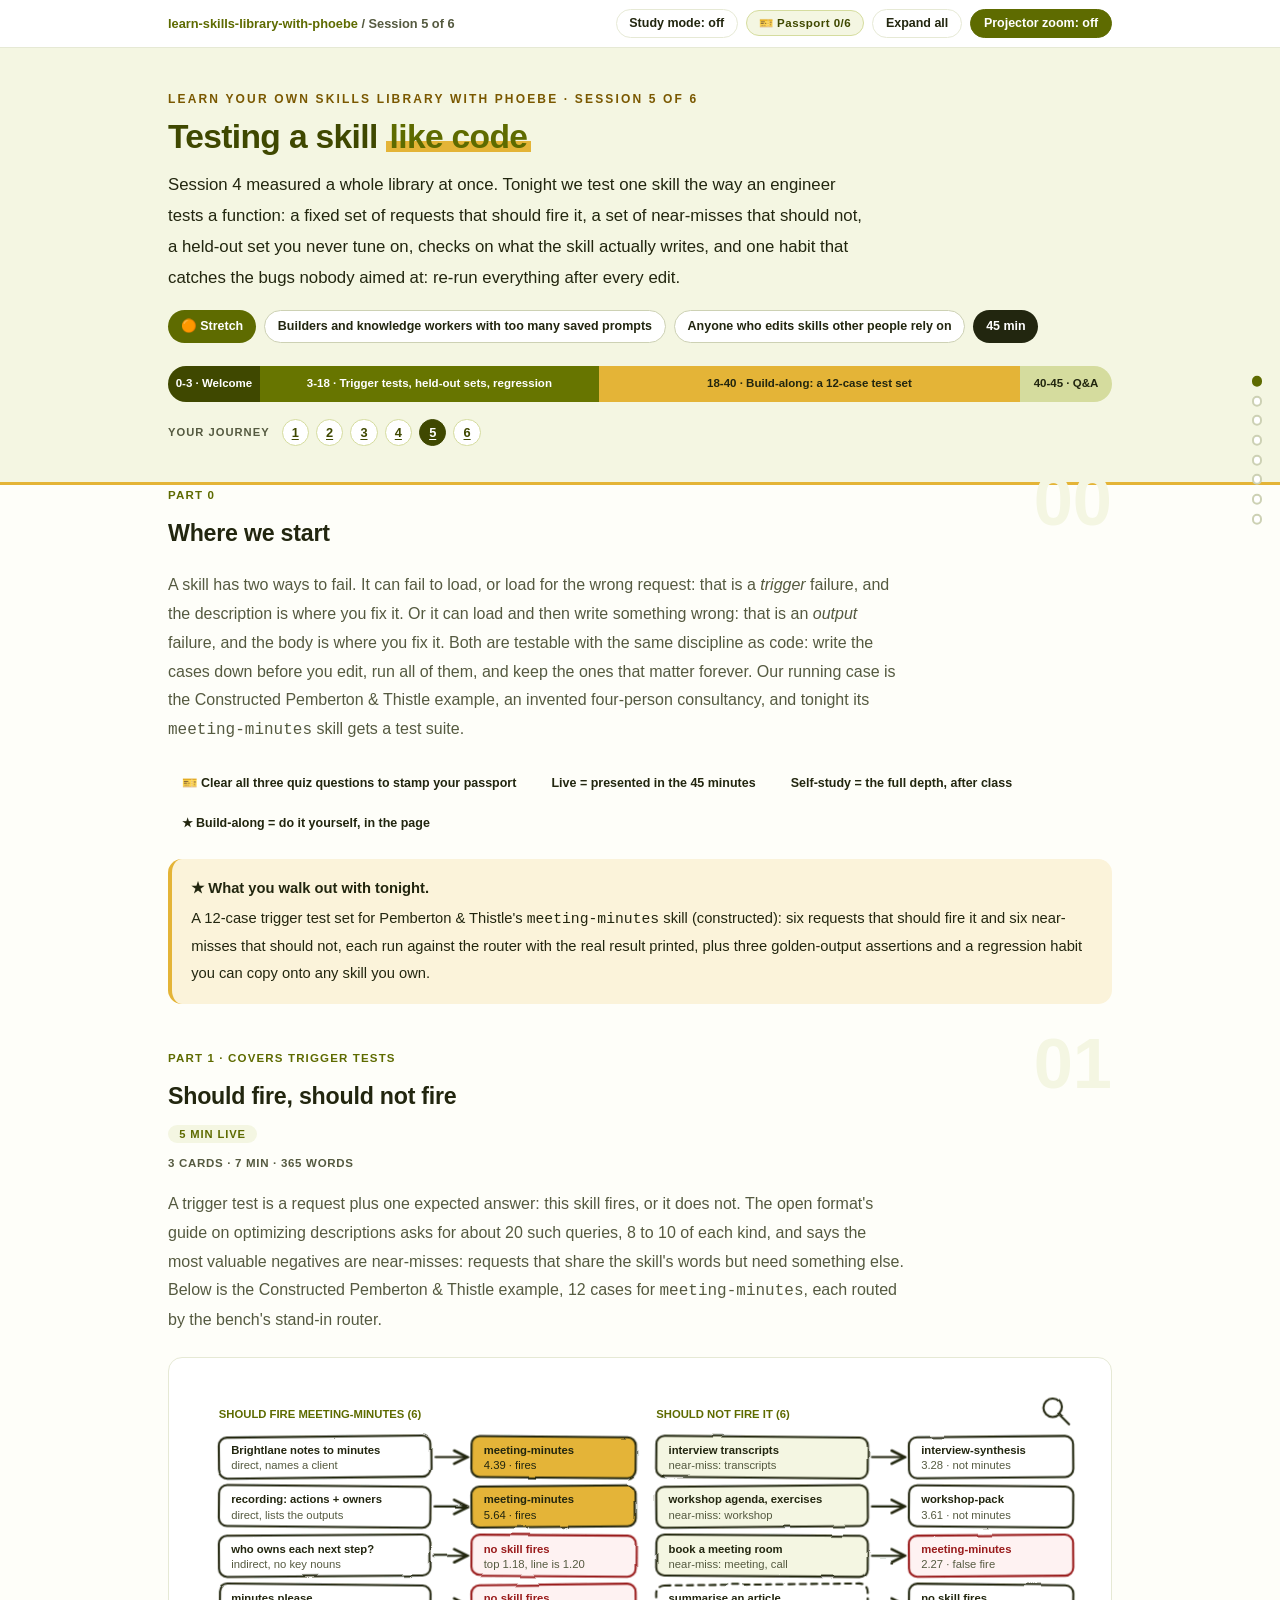
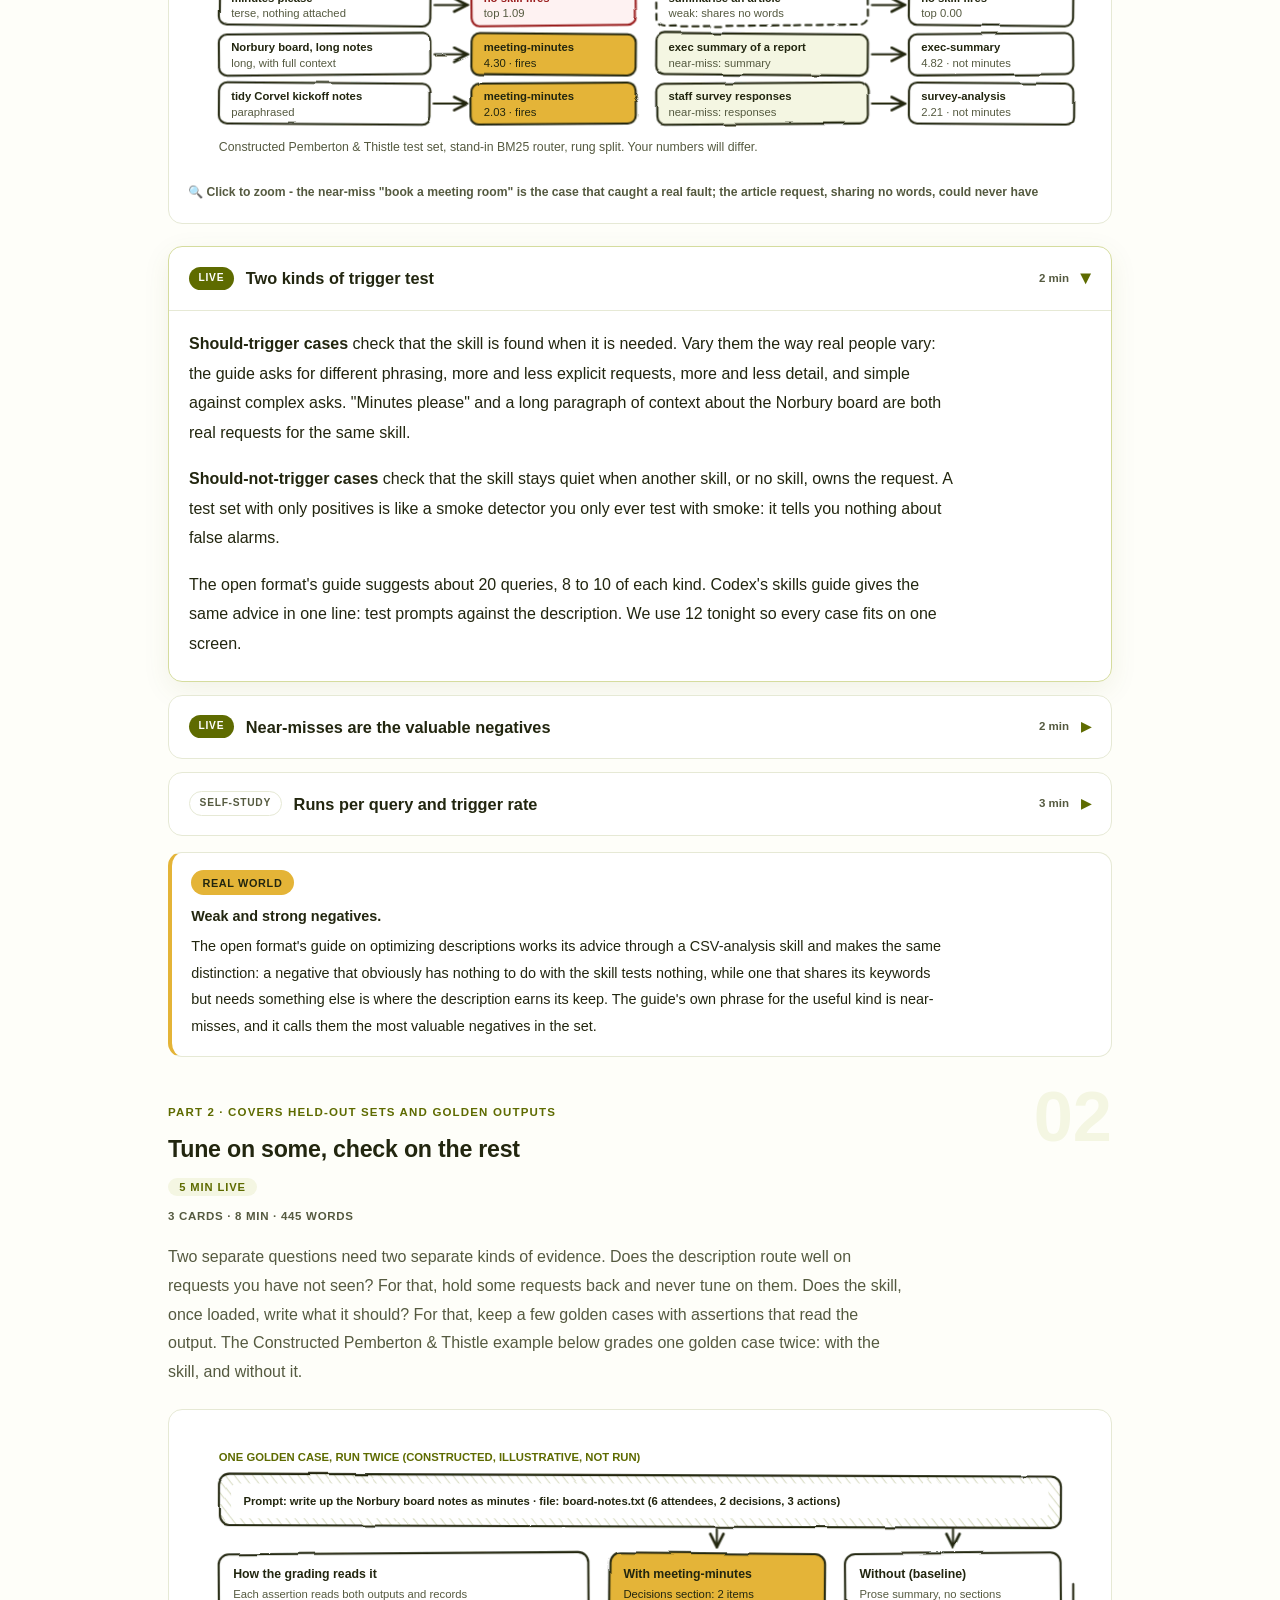
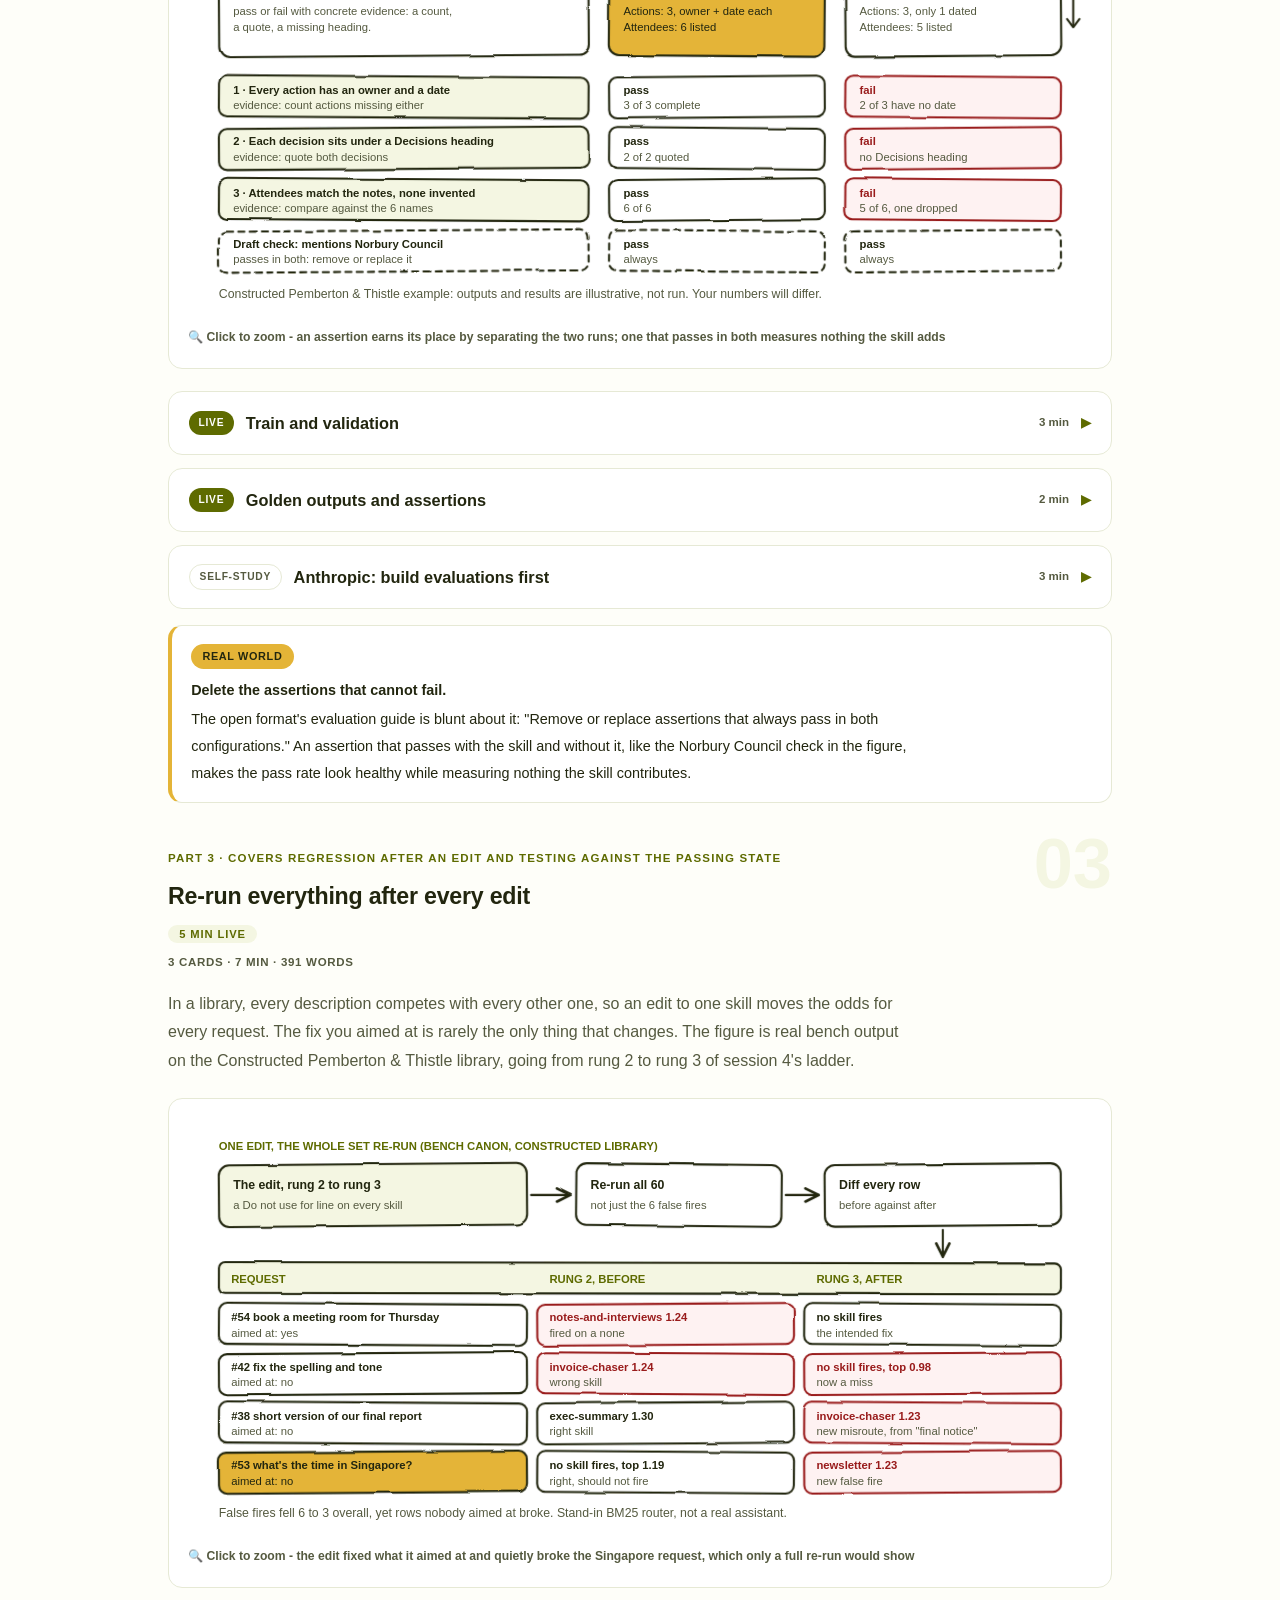
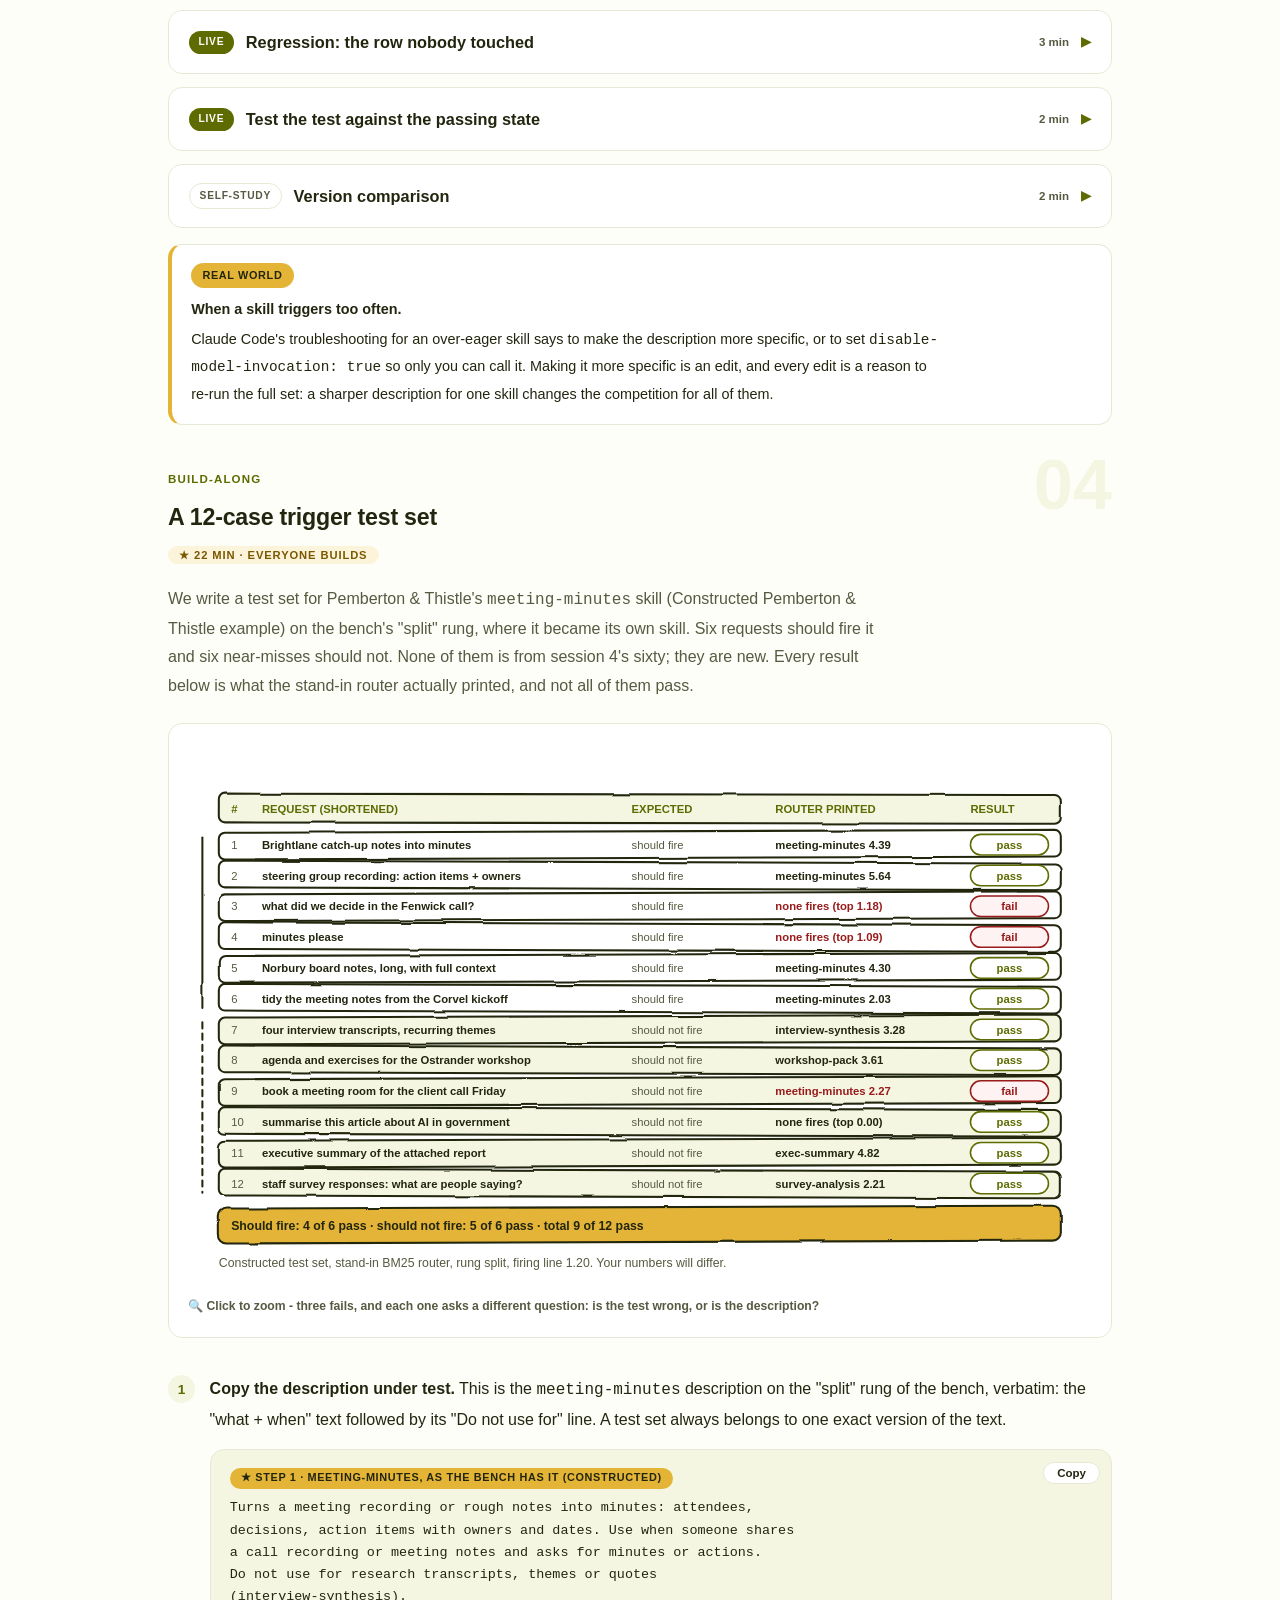
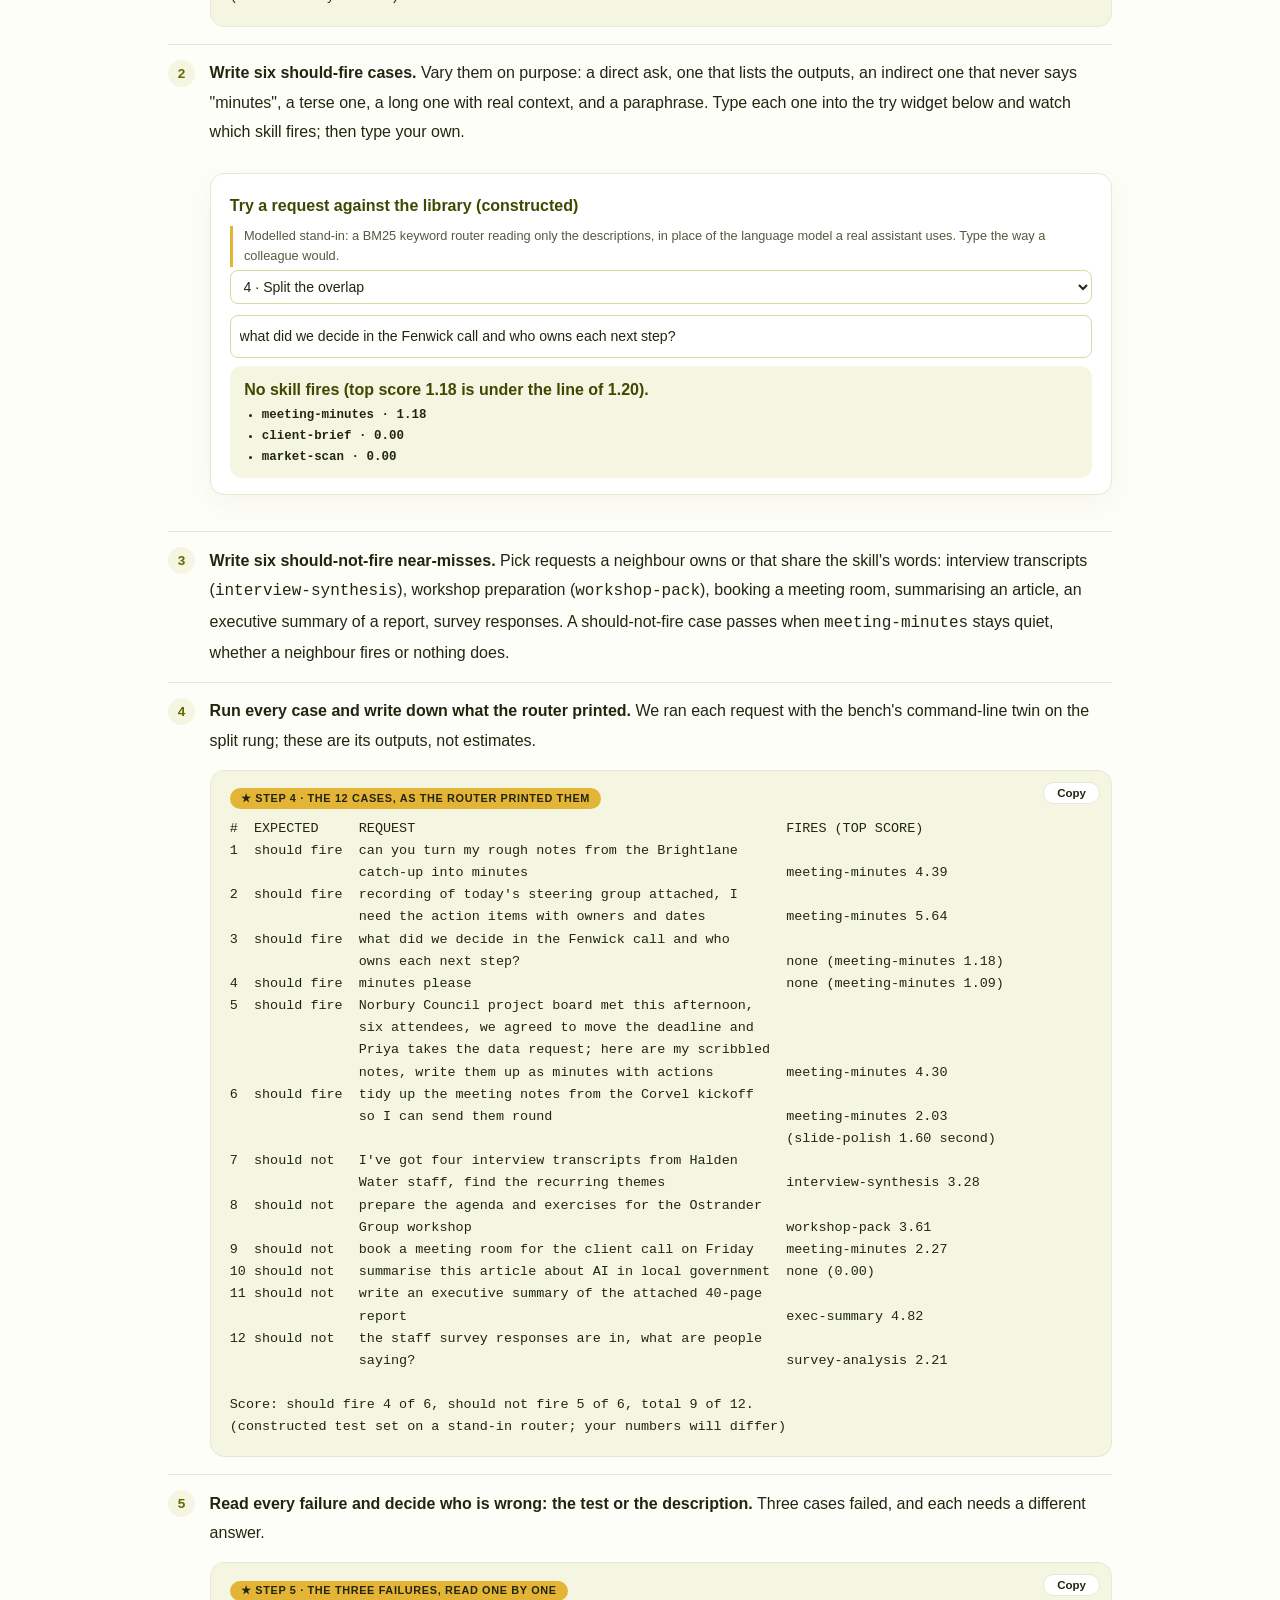
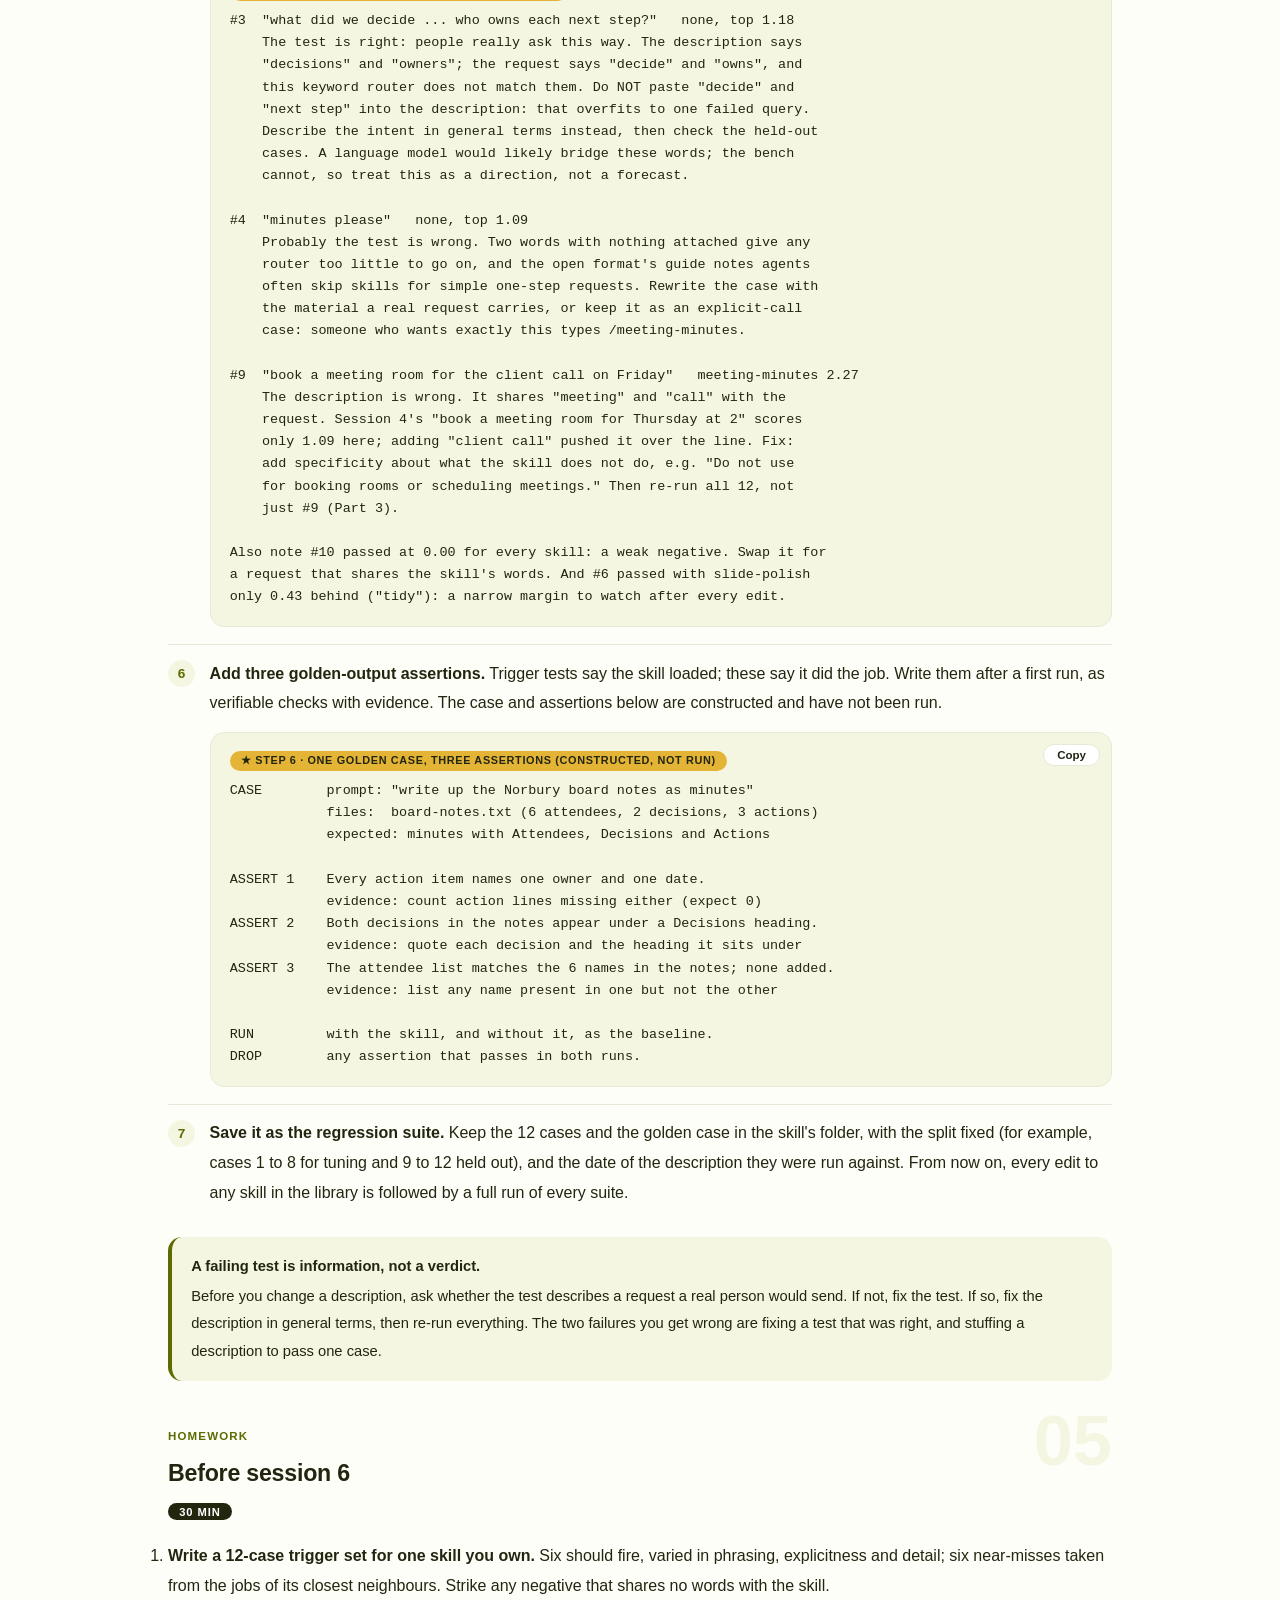
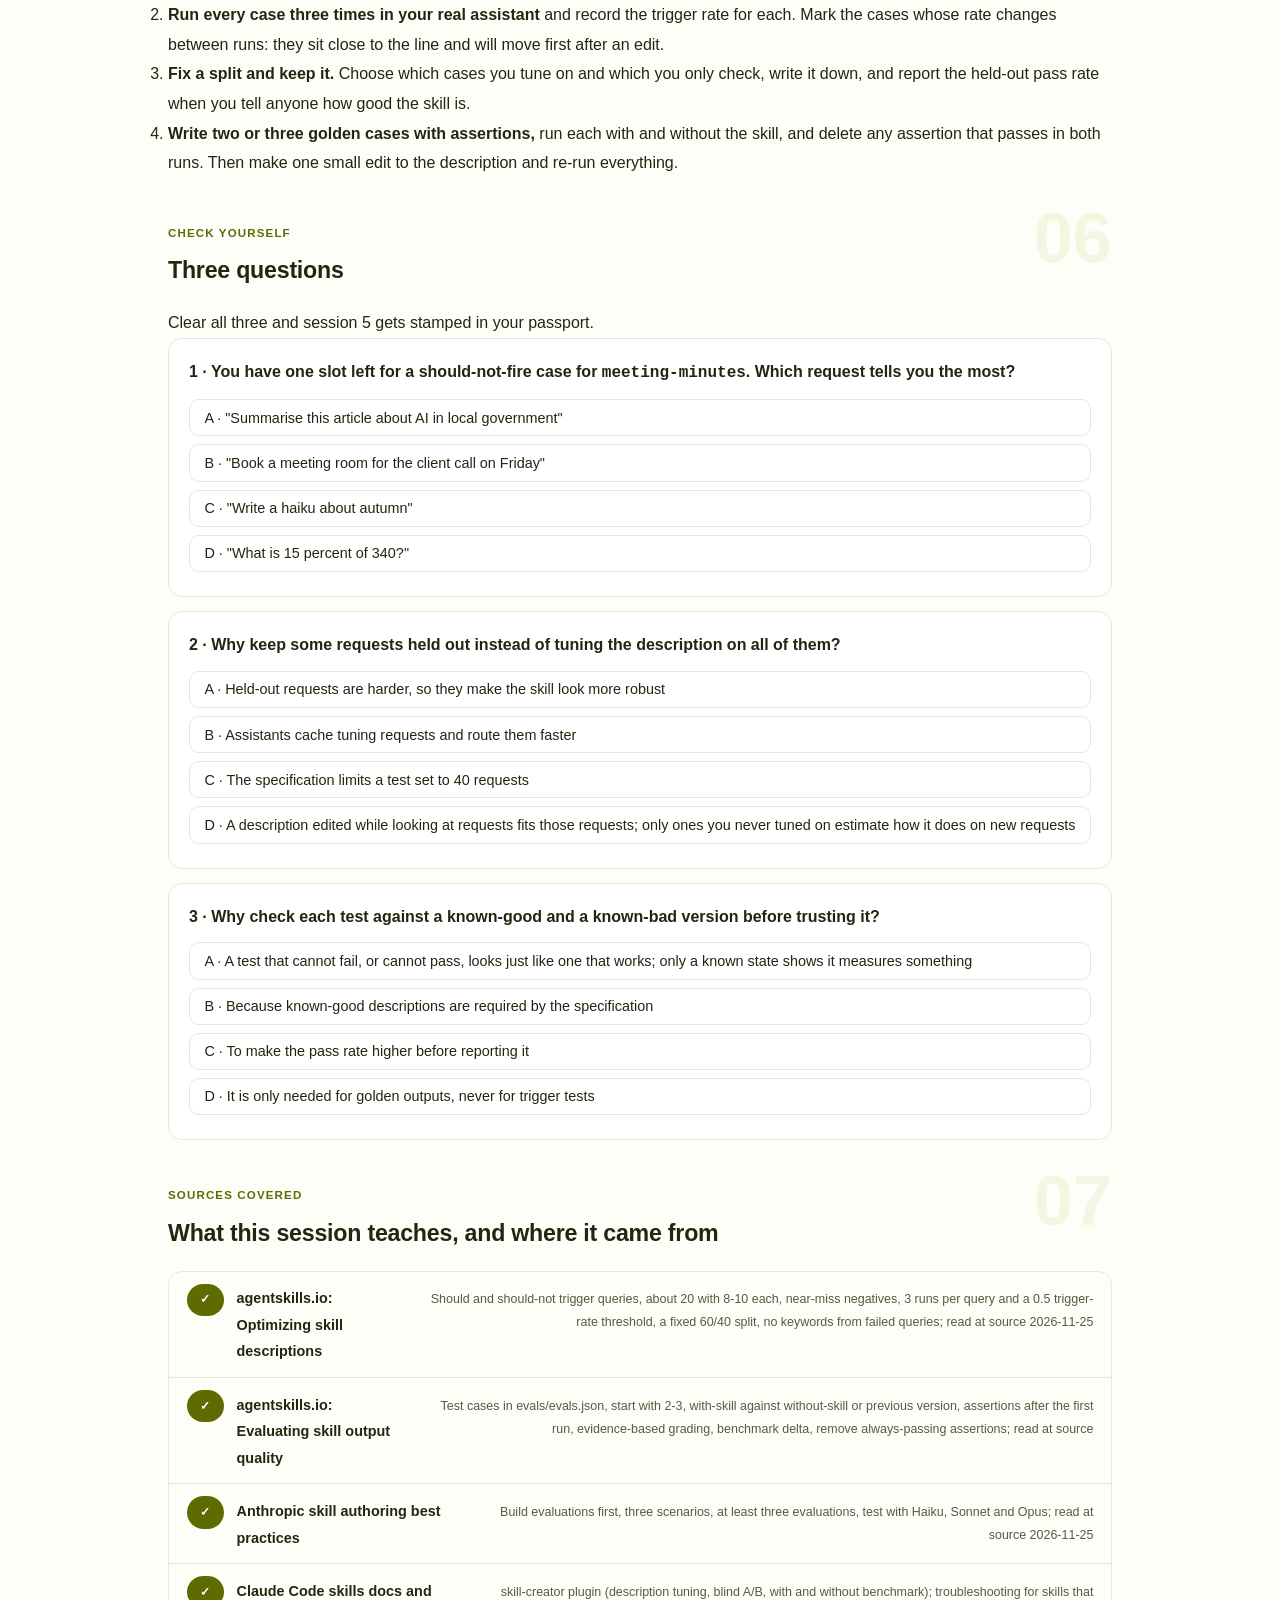
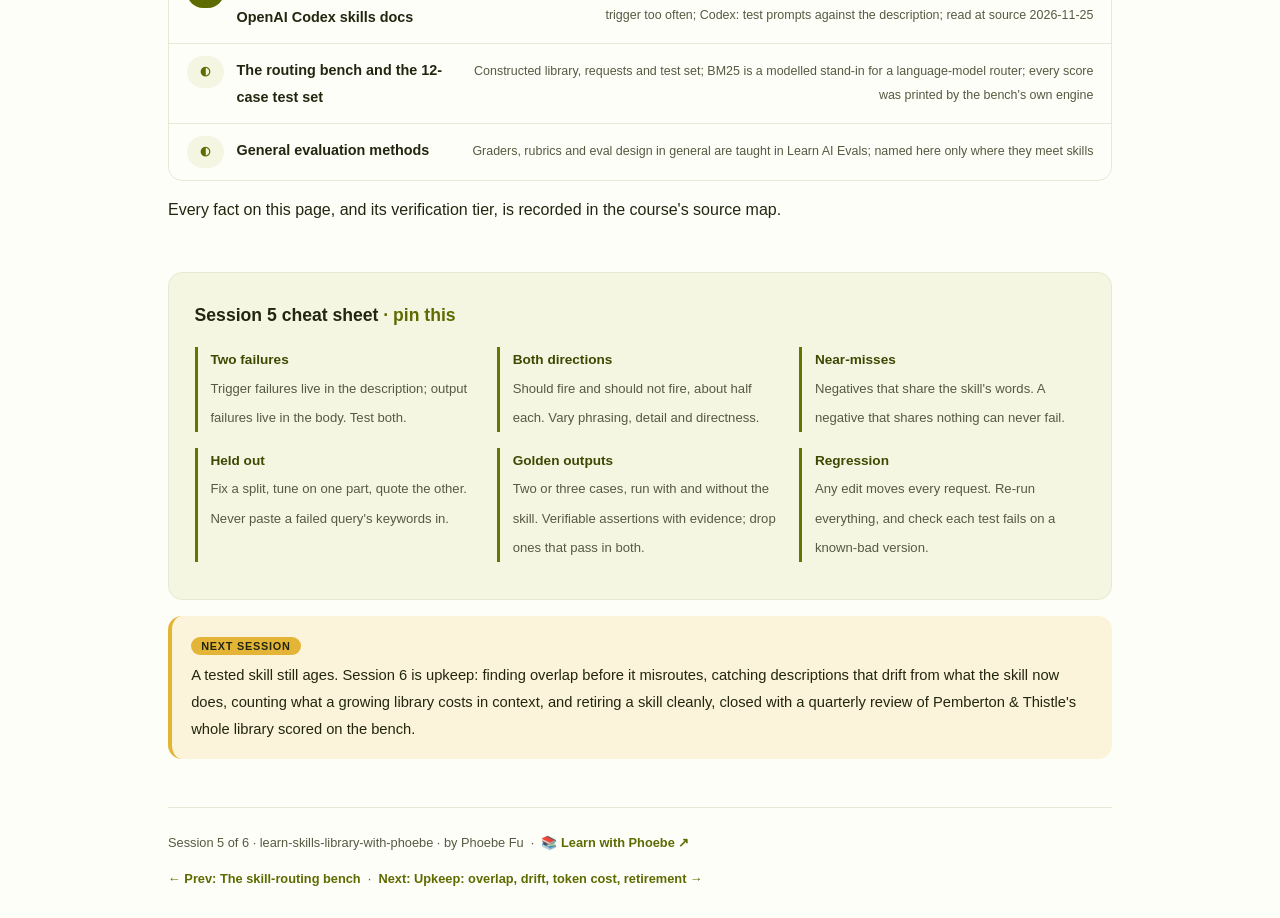
<file: courses/05-testing-a-skill-like-code.html>
<!DOCTYPE html>
<html lang="en">
<head>
<meta charset="UTF-8">
<meta name="viewport" content="width=device-width, initial-scale=1.0">
<!-- social:start -->
<meta name="description" content="Session 5 of 6. Testing a skill like code: should-fire and should-not-fire trigger tests, near-miss negatives, runs per query, a fixed held-out split, golden outputs with assertions, regression after every edit, and testing the test against the passing state.">
<meta property="og:type" content="article">
<meta property="og:site_name" content="Learn with Phoebe">
<meta property="og:title" content="Testing a skill like code - learn skills library with phoebe">
<meta property="og:description" content="Session 5 of 6. Trigger tests with near-miss negatives, held-out sets, golden-output assertions and regression runs, with a 12-case test set run live against a router.">
<meta property="og:url" content="https://phoebefu6.github.io/learn-skills-library-with-phoebe/courses/05-testing-a-skill-like-code.html">
<meta property="og:image" content="https://phoebefu6.github.io/learn-skills-library-with-phoebe/assets/og-cover.png">
<meta property="og:image:width" content="1200">
<meta property="og:image:height" content="630">
<meta name="twitter:card" content="summary_large_image">
<meta name="twitter:title" content="Testing a skill like code - learn skills library with phoebe">
<meta name="twitter:description" content="Session 5 of 6. Should fire, should not fire, re-run everything after every edit.">
<meta name="twitter:image" content="https://phoebefu6.github.io/learn-skills-library-with-phoebe/assets/og-cover.png">
<!-- social:end -->
<title>Session 5 · Testing a skill like code - learn skills library with phoebe</title>
<link rel="stylesheet" href="../assets/style.css?v=2">
</head>
<body>

<div class="toolbar">
  <div class="wrap">
    <span class="crumb"><a href="../index.html">learn-skills-library-with-phoebe</a> / Session 5 of 6</span>
    <button class="btn" id="toggle-all" type="button">Expand all</button>
    <button class="btn primary" id="zoom-toggle" type="button">Projector zoom: off</button>
  </div>
</div>

<header class="masthead">
  <div class="wrap">
    <div class="eyebrow">Learn Your Own Skills Library with Phoebe · Session 5 of 6</div>
    <h1>Testing a skill <span class="accent">like code</span></h1>
    <p class="sub">Session 4 measured a whole library at once. Tonight we test one skill the way an engineer tests a function: a fixed set of requests that should fire it, a set of near-misses that should not, a held-out set you never tune on, checks on what the skill actually writes, and one habit that catches the bugs nobody aimed at: re-run everything after every edit.</p>
    <div class="chip-row">
      <span class="chip level">🟠 Stretch</span>
      <span class="chip audience">Builders and knowledge workers with too many saved prompts</span>
      <span class="chip audience">Anyone who edits skills other people rely on</span>
      <span class="chip time">45 min</span>
    </div>
    <div class="agenda">
      <span class="a1" style="flex:1">0-3 · Welcome</span>
      <span class="a2" style="flex:4">3-18 · Trigger tests, held-out sets, regression</span>
      <span class="a3" style="flex:5">18-40 · Build-along: a 12-case test set</span>
      <span class="a4" style="flex:1">40-45 · Q&amp;A</span>
    </div>
  </div>
</header>

<main class="wrap">

  <section class="section" id="intro">
    <div class="section-kicker">
      <span class="klabel">Part 0</span>
      <h2>Where we start</h2>
    </div>
    <p class="lede">A skill has two ways to fail. It can fail to load, or load for the wrong request: that is a <em>trigger</em> failure, and the description is where you fix it. Or it can load and then write something wrong: that is an <em>output</em> failure, and the body is where you fix it. Both are testable with the same discipline as code: write the cases down before you edit, run all of them, and keep the ones that matter forever. Our running case is the Constructed Pemberton &amp; Thistle example, an invented four-person consultancy, and tonight its <code>meeting-minutes</code> skill gets a test suite.</p>

    <div class="legend">
      <span class="pill">🎫 Clear all three quiz questions to stamp your passport</span>
      <span class="pill">Live = presented in the 45 minutes</span>
      <span class="pill">Self-study = the full depth, after class</span>
      <span class="pill">★ Build-along = do it yourself, in the page</span>
    </div>

    <div class="callout win">
      <p><strong>★ What you walk out with tonight.</strong> A 12-case trigger test set for Pemberton &amp; Thistle's <code>meeting-minutes</code> skill (constructed): six requests that should fire it and six near-misses that should not, each run against the router with the real result printed, plus three golden-output assertions and a regression habit you can copy onto any skill you own.</p>
    </div>
  </section>

  <section class="section" id="part-1">
    <div class="section-kicker">
      <span class="klabel">Part 1 · covers trigger tests</span>
      <h2>Should fire, should not fire</h2>
      <span class="tag concept">5 min live</span>
    </div>
    <p class="lede">A trigger test is a request plus one expected answer: this skill fires, or it does not. The open format's guide on optimizing descriptions asks for about 20 such queries, 8 to 10 of each kind, and says the most valuable negatives are near-misses: requests that share the skill's words but need something else. Below is the Constructed Pemberton &amp; Thistle example, 12 cases for <code>meeting-minutes</code>, each routed by the bench's stand-in router.</p>

    <figure class="zoomable">
      <svg viewBox="0 0 880 384" xmlns="http://www.w3.org/2000/svg" role="img" aria-label="Constructed test set of 12 requests for meeting-minutes on rung split of the stand-in router. Should fire, six: Brightlane notes to minutes fires meeting-minutes at 4.39; recording with actions and owners fires at 5.64; who owns each next step fires nothing, top 1.18 under the 1.20 line; minutes please fires nothing, top 1.09; Norbury board long notes fires at 4.30; tidy Corvel kickoff notes fires at 2.03. Should not fire, six: interview transcripts go to interview-synthesis 3.28; workshop agenda to workshop-pack 3.61; book a meeting room fires meeting-minutes 2.27, a false fire; summarise an article fires nothing, top 0.00, a weak negative; exec summary to exec-summary 4.82; staff survey responses to survey-analysis 2.21.">
        <defs>
          <filter id="s5aSk" x="-3%" y="-3%" width="106%" height="106%"><feTurbulence type="fractalNoise" baseFrequency="0.02" numOctaves="2" seed="51" result="n"/><feDisplacementMap in="SourceGraphic" in2="n" scale="2.4" xChannelSelector="R" yChannelSelector="G"/></filter>
          <marker id="s5aAr" viewBox="0 0 10 10" refX="9" refY="5" markerWidth="8" markerHeight="8" orient="auto"><path d="M1 1 L9 5 L1 9" fill="none" stroke="#22260F" stroke-width="1.6" stroke-linecap="round"/></marker>
        </defs>
        <style>
          .s5aL { font: 600 11px Inter, sans-serif; fill: #22260F; }
          .s5aS { font: 400 11px Inter, sans-serif; fill: #555A40; }
          .s5aA { font: 700 11px Inter, sans-serif; fill: #5E6B00; }
          .s5aR { font: 800 11px Inter, sans-serif; fill: #991B1B; }
          .s5aN { font: 400 12px Inter, sans-serif; fill: #555A40; }
        </style>

        <text class="s5aA" x="30" y="40">SHOULD FIRE MEETING-MINUTES (6)</text>
        <text class="s5aA" x="456" y="40">SHOULD NOT FIRE IT (6)</text>

        <g filter="url(#s5aSk)" fill="none" stroke="#22260F" stroke-width="2" stroke-linecap="round" stroke-linejoin="round">
          <circle cx="842" cy="30" r="9"/>
          <path d="M849 37 L858 46"/>

          <rect x="30" y="58" width="206" height="40" rx="8" transform="rotate(-0.6 133 78)" fill="#FFFFFF"/>
          <rect x="30" y="106" width="206" height="40" rx="8" transform="rotate(0.5 133 126)" fill="#FFFFFF"/>
          <rect x="30" y="154" width="206" height="40" rx="8" transform="rotate(-0.4 133 174)" fill="#FFFFFF"/>
          <rect x="30" y="202" width="206" height="40" rx="8" transform="rotate(0.6 133 222)" fill="#FFFFFF"/>
          <rect x="30" y="250" width="206" height="40" rx="8" transform="rotate(-0.5 133 270)" fill="#FFFFFF"/>
          <rect x="30" y="298" width="206" height="40" rx="8" transform="rotate(0.4 133 318)" fill="#FFFFFF"/>

          <rect x="276" y="58" width="160" height="40" rx="8" transform="rotate(0.5 356 78)" fill="#E4B437"/>
          <rect x="276" y="106" width="160" height="40" rx="8" transform="rotate(-0.5 356 126)" fill="#E4B437"/>
          <rect x="276" y="154" width="160" height="40" rx="8" transform="rotate(0.4 356 174)" fill="#FEF2F2" stroke="#991B1B"/>
          <rect x="276" y="202" width="160" height="40" rx="8" transform="rotate(-0.6 356 222)" fill="#FEF2F2" stroke="#991B1B"/>
          <rect x="276" y="250" width="160" height="40" rx="8" transform="rotate(0.5 356 270)" fill="#E4B437"/>
          <rect x="276" y="298" width="160" height="40" rx="8" transform="rotate(-0.4 356 318)" fill="#E4B437"/>

          <rect x="456" y="58" width="206" height="40" rx="8" transform="rotate(0.5 559 78)" fill="#F4F6E2"/>
          <rect x="456" y="106" width="206" height="40" rx="8" transform="rotate(-0.5 559 126)" fill="#F4F6E2"/>
          <rect x="456" y="154" width="206" height="40" rx="8" transform="rotate(0.4 559 174)" fill="#F4F6E2"/>
          <rect x="456" y="202" width="206" height="40" rx="8" transform="rotate(-0.6 559 222)" fill="#FFFFFF" stroke-dasharray="6 5"/>
          <rect x="456" y="250" width="206" height="40" rx="8" transform="rotate(0.5 559 270)" fill="#F4F6E2"/>
          <rect x="456" y="298" width="206" height="40" rx="8" transform="rotate(-0.4 559 318)" fill="#F4F6E2"/>

          <rect x="702" y="58" width="160" height="40" rx="8" transform="rotate(-0.5 782 78)" fill="#FFFFFF"/>
          <rect x="702" y="106" width="160" height="40" rx="8" transform="rotate(0.5 782 126)" fill="#FFFFFF"/>
          <rect x="702" y="154" width="160" height="40" rx="8" transform="rotate(-0.4 782 174)" fill="#FEF2F2" stroke="#991B1B"/>
          <rect x="702" y="202" width="160" height="40" rx="8" transform="rotate(0.6 782 222)" fill="#FFFFFF"/>
          <rect x="702" y="250" width="160" height="40" rx="8" transform="rotate(-0.5 782 270)" fill="#FFFFFF"/>
          <rect x="702" y="298" width="160" height="40" rx="8" transform="rotate(0.4 782 318)" fill="#FFFFFF"/>

          <path d="M240 78 L272 78" marker-end="url(#s5aAr)"/>
          <path d="M240 126 L272 126" marker-end="url(#s5aAr)"/>
          <path d="M240 174 L272 174" marker-end="url(#s5aAr)"/>
          <path d="M240 222 L272 222" marker-end="url(#s5aAr)"/>
          <path d="M240 270 L272 270" marker-end="url(#s5aAr)"/>
          <path d="M240 318 L272 318" marker-end="url(#s5aAr)"/>
          <path d="M666 78 L698 78" marker-end="url(#s5aAr)"/>
          <path d="M666 126 L698 126" marker-end="url(#s5aAr)"/>
          <path d="M666 174 L698 174" marker-end="url(#s5aAr)"/>
          <path d="M666 222 L698 222" marker-end="url(#s5aAr)"/>
          <path d="M666 270 L698 270" marker-end="url(#s5aAr)"/>
          <path d="M666 318 L698 318" marker-end="url(#s5aAr)"/>
        </g>

        <text class="s5aL" x="42" y="75">Brightlane notes to minutes</text>
        <text class="s5aS" x="42" y="90">direct, names a client</text>
        <text class="s5aL" x="42" y="123">recording: actions + owners</text>
        <text class="s5aS" x="42" y="138">direct, lists the outputs</text>
        <text class="s5aL" x="42" y="171">who owns each next step?</text>
        <text class="s5aS" x="42" y="186">indirect, no key nouns</text>
        <text class="s5aL" x="42" y="219">minutes please</text>
        <text class="s5aS" x="42" y="234">terse, nothing attached</text>
        <text class="s5aL" x="42" y="267">Norbury board, long notes</text>
        <text class="s5aS" x="42" y="282">long, with full context</text>
        <text class="s5aL" x="42" y="315">tidy Corvel kickoff notes</text>
        <text class="s5aS" x="42" y="330">paraphrased</text>

        <text class="s5aL" x="288" y="75">meeting-minutes</text>
        <text class="s5aS" x="288" y="90" style="fill:#22260F">4.39 · fires</text>
        <text class="s5aL" x="288" y="123">meeting-minutes</text>
        <text class="s5aS" x="288" y="138" style="fill:#22260F">5.64 · fires</text>
        <text class="s5aR" x="288" y="171">no skill fires</text>
        <text class="s5aS" x="288" y="186">top 1.18, line is 1.20</text>
        <text class="s5aR" x="288" y="219">no skill fires</text>
        <text class="s5aS" x="288" y="234">top 1.09</text>
        <text class="s5aL" x="288" y="267">meeting-minutes</text>
        <text class="s5aS" x="288" y="282" style="fill:#22260F">4.30 · fires</text>
        <text class="s5aL" x="288" y="315">meeting-minutes</text>
        <text class="s5aS" x="288" y="330" style="fill:#22260F">2.03 · fires</text>

        <text class="s5aL" x="468" y="75">interview transcripts</text>
        <text class="s5aS" x="468" y="90">near-miss: transcripts</text>
        <text class="s5aL" x="468" y="123">workshop agenda, exercises</text>
        <text class="s5aS" x="468" y="138">near-miss: workshop</text>
        <text class="s5aL" x="468" y="171">book a meeting room</text>
        <text class="s5aS" x="468" y="186">near-miss: meeting, call</text>
        <text class="s5aL" x="468" y="219">summarise an article</text>
        <text class="s5aS" x="468" y="234">weak: shares no words</text>
        <text class="s5aL" x="468" y="267">exec summary of a report</text>
        <text class="s5aS" x="468" y="282">near-miss: summary</text>
        <text class="s5aL" x="468" y="315">staff survey responses</text>
        <text class="s5aS" x="468" y="330">near-miss: responses</text>

        <text class="s5aL" x="714" y="75">interview-synthesis</text>
        <text class="s5aS" x="714" y="90">3.28 · not minutes</text>
        <text class="s5aL" x="714" y="123">workshop-pack</text>
        <text class="s5aS" x="714" y="138">3.61 · not minutes</text>
        <text class="s5aR" x="714" y="171">meeting-minutes</text>
        <text class="s5aS" x="714" y="186">2.27 · false fire</text>
        <text class="s5aL" x="714" y="219">no skill fires</text>
        <text class="s5aS" x="714" y="234">top 0.00</text>
        <text class="s5aL" x="714" y="267">exec-summary</text>
        <text class="s5aS" x="714" y="282">4.82 · not minutes</text>
        <text class="s5aL" x="714" y="315">survey-analysis</text>
        <text class="s5aS" x="714" y="330">2.21 · not minutes</text>

        <text class="s5aN" x="30" y="364">Constructed Pemberton &amp; Thistle test set, stand-in BM25 router, rung split. Your numbers will differ.</text>
      </svg>
      <figcaption>🔍 Click to zoom - the near-miss "book a meeting room" is the case that caught a real fault; the article request, sharing no words, could never have</figcaption>
    </figure>

    <details class="card" open>
      <summary><span class="mode live">Live</span>Two kinds of trigger test<span class="mini">2 min</span><span class="caret">▶</span></summary>
      <div class="body">
        <p><strong>Should-trigger cases</strong> check that the skill is found when it is needed. Vary them the way real people vary: the guide asks for different phrasing, more and less explicit requests, more and less detail, and simple against complex asks. "Minutes please" and a long paragraph of context about the Norbury board are both real requests for the same skill.</p>
        <p><strong>Should-not-trigger cases</strong> check that the skill stays quiet when another skill, or no skill, owns the request. A test set with only positives is like a smoke detector you only ever test with smoke: it tells you nothing about false alarms.</p>
        <p>The open format's guide suggests about 20 queries, 8 to 10 of each kind. Codex's skills guide gives the same advice in one line: test prompts against the description. We use 12 tonight so every case fits on one screen.</p>
      </div>
    </details>

    <details class="card">
      <summary><span class="mode live">Live</span>Near-misses are the valuable negatives<span class="mini">2 min</span><span class="caret">▶</span></summary>
      <div class="body">
        <p>A near-miss shares the skill's vocabulary but needs a different job done. For <code>meeting-minutes</code>, that is interview transcripts (a neighbour's job), workshop preparation (another neighbour), or booking a meeting room (no skill at all). These are the requests a description can genuinely confuse.</p>
        <p>A weak negative shares nothing: "summarise this article about AI in local government" scored 0.00 for every skill in the figure. It passes, and it will pass after any edit you make to <code>meeting-minutes</code>, which means it cannot tell you anything. Spend your negative slots on requests that could plausibly go wrong.</p>
      </div>
    </details>

    <details class="card">
      <summary><span class="mode self">Self-study</span>Runs per query and trigger rate<span class="mini">3 min</span><span class="caret">▶</span></summary>
      <div class="body">
        <p>A language model is nondeterministic: the same request can load a skill on one run and not the next. The open format's guide therefore runs each query several times, three to start, and records a <strong>trigger rate</strong>: the share of runs in which the skill fired. A should-trigger case passes if its rate is above a threshold (the guide uses 0.5), and a should-not-trigger case passes if its rate is below it.</p>
        <p>The bench router is a modelled stand-in, BM25 keyword scoring, not a language model. It is deterministic, so one run per request is enough on the bench. A real assistant needs the repeats, and a case sitting near the threshold (like the 1.18 against a 1.20 line above) is exactly the case whose rate will wobble between runs.</p>
      </div>
    </details>

    <div class="callout example">
      <span class="ex-pill">Real world</span>
      <p><strong>Weak and strong negatives.</strong> The open format's guide on optimizing descriptions works its advice through a CSV-analysis skill and makes the same distinction: a negative that obviously has nothing to do with the skill tests nothing, while one that shares its keywords but needs something else is where the description earns its keep. The guide's own phrase for the useful kind is near-misses, and it calls them the most valuable negatives in the set.</p>
    </div>
  </section>

  <section class="section" id="part-2">
    <div class="section-kicker">
      <span class="klabel">Part 2 · covers held-out sets and golden outputs</span>
      <h2>Tune on some, check on the rest</h2>
      <span class="tag concept">5 min live</span>
    </div>
    <p class="lede">Two separate questions need two separate kinds of evidence. Does the description route well on requests you have not seen? For that, hold some requests back and never tune on them. Does the skill, once loaded, write what it should? For that, keep a few golden cases with assertions that read the output. The Constructed Pemberton &amp; Thistle example below grades one golden case twice: with the skill, and without it.</p>

    <figure class="zoomable">
      <svg viewBox="0 0 880 474" xmlns="http://www.w3.org/2000/svg" role="img" aria-label="Constructed, illustrative example, not run. One golden case: the prompt write up the Norbury board notes as minutes, with a notes file of 6 attendees, 2 decisions and 3 actions, is run with the meeting-minutes skill and without it. With the skill: a decisions section with 2 items, 3 actions each with owner and date, 6 attendees. Without: a prose summary, 1 of 3 actions dated, 5 attendees. Assertion 1, every action has an owner and a date: pass with, fail without. Assertion 2, each decision under a Decisions heading: pass with, fail without. Assertion 3, attendees match the notes: pass with, fail without. A draft check, mentions Norbury Council, passes in both and should be removed or replaced.">
        <defs>
          <filter id="s5bSk" x="-3%" y="-3%" width="106%" height="106%"><feTurbulence type="fractalNoise" baseFrequency="0.02" numOctaves="2" seed="53" result="n"/><feDisplacementMap in="SourceGraphic" in2="n" scale="2.4" xChannelSelector="R" yChannelSelector="G"/></filter>
          <pattern id="s5bHc" patternUnits="userSpaceOnUse" width="7" height="7" patternTransform="rotate(-38)"><line x1="0" y1="0" x2="0" y2="7" stroke="#5E6B00" stroke-width="1" opacity=".5"/></pattern>
          <marker id="s5bAr" viewBox="0 0 10 10" refX="9" refY="5" markerWidth="8" markerHeight="8" orient="auto"><path d="M1 1 L9 5 L1 9" fill="none" stroke="#22260F" stroke-width="1.6" stroke-linecap="round"/></marker>
        </defs>
        <style>
          .s5bH { font: 800 12px Inter, sans-serif; fill: #22260F; }
          .s5bL { font: 600 11px Inter, sans-serif; fill: #22260F; }
          .s5bS { font: 400 11px Inter, sans-serif; fill: #555A40; }
          .s5bA { font: 700 11px Inter, sans-serif; fill: #5E6B00; }
          .s5bR { font: 800 11px Inter, sans-serif; fill: #991B1B; }
          .s5bN { font: 400 12px Inter, sans-serif; fill: #555A40; }
        </style>

        <text class="s5bA" x="30" y="30">ONE GOLDEN CASE, RUN TWICE (CONSTRUCTED, ILLUSTRATIVE, NOT RUN)</text>

        <g filter="url(#s5bSk)" fill="none" stroke="#22260F" stroke-width="2" stroke-linecap="round" stroke-linejoin="round">
          <rect x="30" y="44" width="820" height="50" rx="10" transform="rotate(0.2 440 69)" fill="url(#s5bHc)"/>
          <rect x="30" y="120" width="360" height="100" rx="10" transform="rotate(-0.4 210 170)" fill="#FFFFFF"/>
          <rect x="410" y="120" width="210" height="100" rx="10" transform="rotate(0.5 515 170)" fill="#E4B437"/>
          <rect x="640" y="120" width="210" height="100" rx="10" transform="rotate(-0.5 745 170)" fill="#FFFFFF"/>
          <path d="M515 96 L515 114" marker-end="url(#s5bAr)"/>
          <path d="M745 96 L745 114" marker-end="url(#s5bAr)"/>

          <rect x="30" y="240" width="360" height="40" rx="8" transform="rotate(0.4 210 260)" fill="#F4F6E2"/>
          <rect x="410" y="240" width="210" height="40" rx="8" transform="rotate(-0.5 515 260)" fill="#FFFFFF"/>
          <rect x="640" y="240" width="210" height="40" rx="8" transform="rotate(0.5 745 260)" fill="#FEF2F2" stroke="#991B1B"/>
          <rect x="30" y="290" width="360" height="40" rx="8" transform="rotate(-0.4 210 310)" fill="#F4F6E2"/>
          <rect x="410" y="290" width="210" height="40" rx="8" transform="rotate(0.5 515 310)" fill="#FFFFFF"/>
          <rect x="640" y="290" width="210" height="40" rx="8" transform="rotate(-0.5 745 310)" fill="#FEF2F2" stroke="#991B1B"/>
          <rect x="30" y="340" width="360" height="40" rx="8" transform="rotate(0.4 210 360)" fill="#F4F6E2"/>
          <rect x="410" y="340" width="210" height="40" rx="8" transform="rotate(-0.5 515 360)" fill="#FFFFFF"/>
          <rect x="640" y="340" width="210" height="40" rx="8" transform="rotate(0.5 745 360)" fill="#FEF2F2" stroke="#991B1B"/>
          <rect x="30" y="390" width="360" height="40" rx="8" transform="rotate(-0.4 210 410)" fill="#FFFFFF" stroke-dasharray="6 5"/>
          <rect x="410" y="390" width="210" height="40" rx="8" transform="rotate(0.5 515 410)" fill="#FFFFFF" stroke-dasharray="6 5"/>
          <rect x="640" y="390" width="210" height="40" rx="8" transform="rotate(-0.5 745 410)" fill="#FFFFFF" stroke-dasharray="6 5"/>
          <path d="M862 150 L862 190"/>
          <path d="M856 184 L862 192 L868 184"/>
        </g>

        <rect x="42" y="52" width="796" height="34" rx="6" fill="#FFFFFF"/>
        <text class="s5bL" x="54" y="73">Prompt: write up the Norbury board notes as minutes · file: board-notes.txt (6 attendees, 2 decisions, 3 actions)</text>

        <text class="s5bH" x="44" y="144">How the grading reads it</text>
        <text class="s5bS" x="44" y="164">Each assertion reads both outputs and records</text>
        <text class="s5bS" x="44" y="180">pass or fail with concrete evidence: a count,</text>
        <text class="s5bS" x="44" y="196">a quote, a missing heading.</text>

        <text class="s5bH" x="424" y="144">With meeting-minutes</text>
        <text class="s5bS" x="424" y="164" style="fill:#22260F">Decisions section: 2 items</text>
        <text class="s5bS" x="424" y="180" style="fill:#22260F">Actions: 3, owner + date each</text>
        <text class="s5bS" x="424" y="196" style="fill:#22260F">Attendees: 6 listed</text>

        <text class="s5bH" x="654" y="144">Without (baseline)</text>
        <text class="s5bS" x="654" y="164">Prose summary, no sections</text>
        <text class="s5bS" x="654" y="180">Actions: 3, only 1 dated</text>
        <text class="s5bS" x="654" y="196">Attendees: 5 listed</text>

        <text class="s5bL" x="44" y="257">1 · Every action has an owner and a date</text>
        <text class="s5bS" x="44" y="272">evidence: count actions missing either</text>
        <text class="s5bL" x="424" y="257">pass</text>
        <text class="s5bS" x="424" y="272">3 of 3 complete</text>
        <text class="s5bR" x="654" y="257">fail</text>
        <text class="s5bS" x="654" y="272">2 of 3 have no date</text>

        <text class="s5bL" x="44" y="307">2 · Each decision sits under a Decisions heading</text>
        <text class="s5bS" x="44" y="322">evidence: quote both decisions</text>
        <text class="s5bL" x="424" y="307">pass</text>
        <text class="s5bS" x="424" y="322">2 of 2 quoted</text>
        <text class="s5bR" x="654" y="307">fail</text>
        <text class="s5bS" x="654" y="322">no Decisions heading</text>

        <text class="s5bL" x="44" y="357">3 · Attendees match the notes, none invented</text>
        <text class="s5bS" x="44" y="372">evidence: compare against the 6 names</text>
        <text class="s5bL" x="424" y="357">pass</text>
        <text class="s5bS" x="424" y="372">6 of 6</text>
        <text class="s5bR" x="654" y="357">fail</text>
        <text class="s5bS" x="654" y="372">5 of 6, one dropped</text>

        <text class="s5bL" x="44" y="407">Draft check: mentions Norbury Council</text>
        <text class="s5bS" x="44" y="422">passes in both: remove or replace it</text>
        <text class="s5bL" x="424" y="407">pass</text>
        <text class="s5bS" x="424" y="422">always</text>
        <text class="s5bL" x="654" y="407">pass</text>
        <text class="s5bS" x="654" y="422">always</text>

        <text class="s5bN" x="30" y="456">Constructed Pemberton &amp; Thistle example: outputs and results are illustrative, not run. Your numbers will differ.</text>
      </svg>
      <figcaption>🔍 Click to zoom - an assertion earns its place by separating the two runs; one that passes in both measures nothing the skill adds</figcaption>
    </figure>

    <details class="card">
      <summary><span class="mode live">Live</span>Train and validation<span class="mini">3 min</span><span class="caret">▶</span></summary>
      <div class="body">
        <p>Every time you edit a description to fix a failing request, you fit the description to that request. Do it often enough and the description passes your whole test set while doing no better on requests you have never seen. That is overfitting, and code testers know it as "teaching to the test".</p>
        <p>The open format's guide splits trigger queries into a <strong>train</strong> set of about 60% that you tune on and a <strong>validation</strong> set of about 40% that you only check, keeps the split fixed across iterations, and picks the best description by validation pass rate, not train pass rate. It also warns against adding specific keywords lifted from failed queries, since that is the fastest way to overfit, and notes that about five iterations is usually enough.</p>
        <p>The bench in session 4 did exactly this: 40 tuning requests, 20 held out. Pemberton &amp; Thistle's rung 4 library (constructed) scored 37 of 40 on tuning and 18 of 20 on the held-out set. The held-out number is the one to quote.</p>
      </div>
    </details>

    <details class="card">
      <summary><span class="mode live">Live</span>Golden outputs and assertions<span class="mini">2 min</span><span class="caret">▶</span></summary>
      <div class="body">
        <p>The open format's guide on evaluating output quality defines a test case as a prompt, an expected output and, optionally, input files, kept in <code>evals/evals.json</code>. Start with two or three cases. Run each one <strong>with the skill and without it</strong> (or against the previous version), because a skill only earns its description if the output is better with it.</p>
        <p>Assertions come after the first run, once you have seen what the outputs actually look like. Good assertions are verifiable ("every action has an owner and a date"), not vague ("the minutes are good") and not brittle ("the third line says Priya"). Grading needs concrete evidence: the count, the quote, the missing heading.</p>
        <p>The guide frames the result as a <strong>benchmark delta</strong>: what the skill costs (time, tokens) against what it buys (pass rate). General evaluation methods, graders and rubrics are taught in <a href="https://phoebefu6.github.io/learn-ai-evals-with-phoebe/">Learn AI Evals</a>.</p>
      </div>
    </details>

    <details class="card">
      <summary><span class="mode self">Self-study</span>Anthropic: build evaluations first<span class="mini">3 min</span><span class="caret">▶</span></summary>
      <div class="body">
        <p>Anthropic's skill authoring best practices put evaluations before documentation: "Build three scenarios" that show where the assistant fails without the skill, and the authoring checklist asks for "At least three evaluations created". The same page advises testing with Haiku, Sonnet and Opus, since what is enough guidance for one model may be too little or too much for another.</p>
        <p>That page also says there is not currently a built-in way to run these evaluations. The Claude Code skills docs have since described a skill-creator plugin that tunes descriptions with should-trigger and should-not-trigger prompts, runs blind A/B comparisons between versions and benchmarks a skill with and without it, and they describe evals for plugins too. Tooling moves fast here; the habit (cases first, baseline second, edit third) does not.</p>
      </div>
    </details>

    <div class="callout example">
      <span class="ex-pill">Real world</span>
      <p><strong>Delete the assertions that cannot fail.</strong> The open format's evaluation guide is blunt about it: "Remove or replace assertions that always pass in both configurations." An assertion that passes with the skill and without it, like the Norbury Council check in the figure, makes the pass rate look healthy while measuring nothing the skill contributes.</p>
    </div>
  </section>

  <section class="section" id="part-3">
    <div class="section-kicker">
      <span class="klabel">Part 3 · covers regression after an edit and testing against the passing state</span>
      <h2>Re-run everything after every edit</h2>
      <span class="tag concept">5 min live</span>
    </div>
    <p class="lede">In a library, every description competes with every other one, so an edit to one skill moves the odds for every request. The fix you aimed at is rarely the only thing that changes. The figure is real bench output on the Constructed Pemberton &amp; Thistle library, going from rung 2 to rung 3 of session 4's ladder.</p>

    <figure class="zoomable">
      <svg viewBox="0 0 880 406" xmlns="http://www.w3.org/2000/svg" role="img" aria-label="Bench canon, rung 2 to rung 3, stand-in BM25 router on a constructed library. The edit adds a Do not use for line to every skill; all 60 requests are re-run and diffed. Request 54, book a meeting room, was aimed at: before it fired notes-and-interviews at 1.24, after no skill fires, the intended fix. Request 42, fix the spelling and tone, not aimed at: before wrong skill invoice-chaser 1.24, after no skill fires at 0.98, now a miss. Request 38, short version of final report, not aimed at: before exec-summary 1.30, right; after invoice-chaser 1.23, a new misroute. Request 53, the time in Singapore, not aimed at: before no skill fires with top 1.19, right; after newsletter fires at 1.23, a new false fire.">
        <defs>
          <filter id="s5cSk" x="-3%" y="-3%" width="106%" height="106%"><feTurbulence type="fractalNoise" baseFrequency="0.02" numOctaves="2" seed="57" result="n"/><feDisplacementMap in="SourceGraphic" in2="n" scale="2.4" xChannelSelector="R" yChannelSelector="G"/></filter>
          <marker id="s5cAr" viewBox="0 0 10 10" refX="9" refY="5" markerWidth="8" markerHeight="8" orient="auto"><path d="M1 1 L9 5 L1 9" fill="none" stroke="#22260F" stroke-width="1.6" stroke-linecap="round"/></marker>
        </defs>
        <style>
          .s5cH { font: 800 12px Inter, sans-serif; fill: #22260F; }
          .s5cL { font: 600 11px Inter, sans-serif; fill: #22260F; }
          .s5cS { font: 400 11px Inter, sans-serif; fill: #555A40; }
          .s5cA { font: 700 11px Inter, sans-serif; fill: #5E6B00; }
          .s5cR { font: 800 11px Inter, sans-serif; fill: #991B1B; }
          .s5cN { font: 400 12px Inter, sans-serif; fill: #555A40; }
        </style>

        <text class="s5cA" x="30" y="30">ONE EDIT, THE WHOLE SET RE-RUN (BENCH CANON, CONSTRUCTED LIBRARY)</text>

        <g filter="url(#s5cSk)" fill="none" stroke="#22260F" stroke-width="2" stroke-linecap="round" stroke-linejoin="round">
          <rect x="30" y="44" width="300" height="60" rx="10" transform="rotate(-0.5 180 74)" fill="#F4F6E2"/>
          <rect x="378" y="44" width="200" height="60" rx="10" transform="rotate(0.6 478 74)" fill="#FFFFFF"/>
          <rect x="620" y="44" width="230" height="60" rx="10" transform="rotate(-0.5 735 74)" fill="#FFFFFF"/>
          <path d="M334 74 L372 74" marker-end="url(#s5cAr)"/>
          <path d="M582 74 L614 74" marker-end="url(#s5cAr)"/>
          <path d="M735 108 L735 134" marker-end="url(#s5cAr)"/>

          <rect x="30" y="140" width="820" height="30" rx="6" transform="rotate(0.1 440 155)" fill="#F4F6E2"/>

          <rect x="30" y="180" width="300" height="40" rx="8" transform="rotate(0.4 180 200)" fill="#FFFFFF"/>
          <rect x="340" y="180" width="250" height="40" rx="8" transform="rotate(-0.4 465 200)" fill="#FEF2F2" stroke="#991B1B"/>
          <rect x="600" y="180" width="250" height="40" rx="8" transform="rotate(0.4 725 200)" fill="#FFFFFF"/>

          <rect x="30" y="228" width="300" height="40" rx="8" transform="rotate(-0.4 180 248)" fill="#FFFFFF"/>
          <rect x="340" y="228" width="250" height="40" rx="8" transform="rotate(0.4 465 248)" fill="#FEF2F2" stroke="#991B1B"/>
          <rect x="600" y="228" width="250" height="40" rx="8" transform="rotate(-0.4 725 248)" fill="#FEF2F2" stroke="#991B1B"/>

          <rect x="30" y="276" width="300" height="40" rx="8" transform="rotate(0.4 180 296)" fill="#FFFFFF"/>
          <rect x="340" y="276" width="250" height="40" rx="8" transform="rotate(-0.4 465 296)" fill="#FFFFFF"/>
          <rect x="600" y="276" width="250" height="40" rx="8" transform="rotate(0.4 725 296)" fill="#FEF2F2" stroke="#991B1B"/>

          <rect x="30" y="324" width="300" height="40" rx="8" transform="rotate(-0.4 180 344)" fill="#E4B437"/>
          <rect x="340" y="324" width="250" height="40" rx="8" transform="rotate(0.4 465 344)" fill="#FFFFFF"/>
          <rect x="600" y="324" width="250" height="40" rx="8" transform="rotate(-0.4 725 344)" fill="#FEF2F2" stroke="#991B1B"/>
        </g>

        <text class="s5cH" x="44" y="68">The edit, rung 2 to rung 3</text>
        <text class="s5cS" x="44" y="88">a Do not use for line on every skill</text>
        <text class="s5cH" x="392" y="68">Re-run all 60</text>
        <text class="s5cS" x="392" y="88">not just the 6 false fires</text>
        <text class="s5cH" x="634" y="68">Diff every row</text>
        <text class="s5cS" x="634" y="88">before against after</text>

        <text class="s5cA" x="42" y="160">REQUEST</text>
        <text class="s5cA" x="352" y="160">RUNG 2, BEFORE</text>
        <text class="s5cA" x="612" y="160">RUNG 3, AFTER</text>

        <text class="s5cL" x="42" y="197">#54 book a meeting room for Thursday</text>
        <text class="s5cS" x="42" y="212">aimed at: yes</text>
        <text class="s5cR" x="352" y="197">notes-and-interviews 1.24</text>
        <text class="s5cS" x="352" y="212">fired on a none</text>
        <text class="s5cL" x="612" y="197">no skill fires</text>
        <text class="s5cS" x="612" y="212">the intended fix</text>

        <text class="s5cL" x="42" y="245">#42 fix the spelling and tone</text>
        <text class="s5cS" x="42" y="260">aimed at: no</text>
        <text class="s5cR" x="352" y="245">invoice-chaser 1.24</text>
        <text class="s5cS" x="352" y="260">wrong skill</text>
        <text class="s5cR" x="612" y="245">no skill fires, top 0.98</text>
        <text class="s5cS" x="612" y="260">now a miss</text>

        <text class="s5cL" x="42" y="293">#38 short version of our final report</text>
        <text class="s5cS" x="42" y="308">aimed at: no</text>
        <text class="s5cL" x="352" y="293">exec-summary 1.30</text>
        <text class="s5cS" x="352" y="308">right skill</text>
        <text class="s5cR" x="612" y="293">invoice-chaser 1.23</text>
        <text class="s5cS" x="612" y="308">new misroute, from "final notice"</text>

        <text class="s5cL" x="42" y="341">#53 what's the time in Singapore?</text>
        <text class="s5cS" x="42" y="356" style="fill:#22260F">aimed at: no</text>
        <text class="s5cL" x="352" y="341">no skill fires, top 1.19</text>
        <text class="s5cS" x="352" y="356">right, should not fire</text>
        <text class="s5cR" x="612" y="341">newsletter 1.23</text>
        <text class="s5cS" x="612" y="356">new false fire</text>

        <text class="s5cN" x="30" y="388">False fires fell 6 to 3 overall, yet rows nobody aimed at broke. Stand-in BM25 router, not a real assistant.</text>
      </svg>
      <figcaption>🔍 Click to zoom - the edit fixed what it aimed at and quietly broke the Singapore request, which only a full re-run would show</figcaption>
    </figure>

    <details class="card">
      <summary><span class="mode live">Live</span>Regression: the row nobody touched<span class="mini">3 min</span><span class="caret">▶</span></summary>
      <div class="body">
        <p>On rung 3 of the bench, Pemberton &amp; Thistle (constructed) added a "Do not use for" line to every description to stop six false fires. Overall, false fires fell from 6 to 3. But request #53, "what's the time in Singapore right now?", which had correctly fired nothing (top score 1.19, just under the line), started firing <code>newsletter</code> at 1.23. The newsletter's new line is about client emails and has nothing to do with time; the request flipped because the newsletter description says "when it is time to write", and every score in the library moved when the descriptions grew.</p>
        <p>The lesson carries straight over to a real assistant, where the router is a language model and the coupling is harder to see, not easier: <strong>re-run the whole set after every edit</strong>, not just the cases you meant to fix. The cases you did not think about are the ones regression tests exist for.</p>
      </div>
    </details>

    <details class="card">
      <summary><span class="mode live">Live</span>Test the test against the passing state<span class="mini">2 min</span><span class="caret">▶</span></summary>
      <div class="body">
        <p>A test that can never pass, or can never fail, looks exactly like a test that is working. The weak negative in Part 1 is one example: it passes whatever you do to the description. The always-passing assertion in Part 2 is another.</p>
        <p>So check every test against a known state. Each case should pass on a description you know is good and fail on one you know is bad. The bench engine's own self-test does this: one property, that each skill's own "what" text routes to itself, holds on the real router; with a planted fault (the router picks the lowest score instead of the highest) the same property breaks on all 19 skills. If the planted fault had left it passing, the self-test would have been measuring nothing.</p>
      </div>
    </details>

    <details class="card">
      <summary><span class="mode self">Self-study</span>Version comparison<span class="mini">2 min</span><span class="caret">▶</span></summary>
      <div class="body">
        <p>The open format's evaluation guide lets the baseline be the previous version of the skill instead of no skill at all. That turns every edit into a comparison: same cases, old version against new. To make that possible, snapshot the skill folder before you edit (a copy, or a commit if it lives in version control), and keep the test cases next to it so they travel together.</p>
        <p>The Claude Code docs describe the skill-creator plugin running blind A/B comparisons between two versions. Whatever the tooling, the discipline is the one software teams use: never ship an edit you have not compared against the version it replaces.</p>
      </div>
    </details>

    <div class="callout example">
      <span class="ex-pill">Real world</span>
      <p><strong>When a skill triggers too often.</strong> Claude Code's troubleshooting for an over-eager skill says to make the description more specific, or to set <code>disable-model-invocation: true</code> so only you can call it. Making it more specific is an edit, and every edit is a reason to re-run the full set: a sharper description for one skill changes the competition for all of them.</p>
    </div>
  </section>

  <section class="section" id="demo-1">
    <div class="section-kicker">
      <span class="klabel">Build-along</span>
      <h2>A 12-case trigger test set</h2>
      <span class="tag demo">★ 22 min · everyone builds</span>
    </div>
    <p class="lede">We write a test set for Pemberton &amp; Thistle's <code>meeting-minutes</code> skill (Constructed Pemberton &amp; Thistle example) on the bench's "split" rung, where it became its own skill. Six requests should fire it and six near-misses should not. None of them is from session 4's sixty; they are new. Every result below is what the stand-in router actually printed, and not all of them pass.</p>

    <figure class="zoomable">
      <svg viewBox="0 0 880 528" xmlns="http://www.w3.org/2000/svg" role="img" aria-label="Pass and fail grid for 12 constructed trigger tests on meeting-minutes, stand-in router rung split. Should fire: 1 Brightlane notes, meeting-minutes 4.39, pass. 2 steering group recording, 5.64, pass. 3 what did we decide in the Fenwick call, no skill fires top 1.18, fail. 4 minutes please, no skill fires top 1.09, fail. 5 Norbury board long notes, 4.30, pass. 6 tidy Corvel kickoff notes, 2.03, pass. Should not fire: 7 interview transcripts, interview-synthesis 3.28, pass. 8 Ostrander workshop, workshop-pack 3.61, pass. 9 book a meeting room for the client call, meeting-minutes 2.27, fail. 10 summarise an article, no skill fires 0.00, pass. 11 executive summary, exec-summary 4.82, pass. 12 staff survey responses, survey-analysis 2.21, pass. Should fire 4 of 6, should not fire 5 of 6, total 9 of 12.">
        <defs>
          <filter id="s5dSk" x="-3%" y="-3%" width="106%" height="106%"><feTurbulence type="fractalNoise" baseFrequency="0.02" numOctaves="2" seed="59" result="n"/><feDisplacementMap in="SourceGraphic" in2="n" scale="2.4" xChannelSelector="R" yChannelSelector="G"/></filter>
        </defs>
        <style>
          .s5dL { font: 600 11px Inter, sans-serif; fill: #22260F; }
          .s5dS { font: 400 11px Inter, sans-serif; fill: #555A40; }
          .s5dA { font: 700 11px Inter, sans-serif; fill: #5E6B00; }
          .s5dR { font: 800 11px Inter, sans-serif; fill: #991B1B; }
          .s5dV { font: 800 12px Inter, sans-serif; fill: #22260F; }
          .s5dN { font: 400 12px Inter, sans-serif; fill: #555A40; }
        </style>

        <g filter="url(#s5dSk)" fill="none" stroke="#22260F" stroke-width="2" stroke-linecap="round" stroke-linejoin="round">
          <rect x="30" y="50" width="820" height="28" rx="6" transform="rotate(0.1 440 64)" fill="#F4F6E2"/>
          <rect x="30" y="86" width="820" height="26" rx="6" transform="rotate(-0.2 440 99)" fill="#FFFFFF"/>
          <rect x="30" y="116" width="820" height="26" rx="6" transform="rotate(0.2 440 129)" fill="#FFFFFF"/>
          <rect x="30" y="146" width="820" height="26" rx="6" transform="rotate(-0.2 440 159)" fill="#FFFFFF"/>
          <rect x="30" y="176" width="820" height="26" rx="6" transform="rotate(0.2 440 189)" fill="#FFFFFF"/>
          <rect x="30" y="206" width="820" height="26" rx="6" transform="rotate(-0.2 440 219)" fill="#FFFFFF"/>
          <rect x="30" y="236" width="820" height="26" rx="6" transform="rotate(0.2 440 249)" fill="#FFFFFF"/>
          <rect x="30" y="266" width="820" height="26" rx="6" transform="rotate(-0.2 440 279)" fill="#F4F6E2"/>
          <rect x="30" y="296" width="820" height="26" rx="6" transform="rotate(0.2 440 309)" fill="#F4F6E2"/>
          <rect x="30" y="326" width="820" height="26" rx="6" transform="rotate(-0.2 440 339)" fill="#F4F6E2"/>
          <rect x="30" y="356" width="820" height="26" rx="6" transform="rotate(0.2 440 369)" fill="#F4F6E2"/>
          <rect x="30" y="386" width="820" height="26" rx="6" transform="rotate(-0.2 440 399)" fill="#F4F6E2"/>
          <rect x="30" y="416" width="820" height="26" rx="6" transform="rotate(0.2 440 429)" fill="#F4F6E2"/>
          <rect x="30" y="452" width="820" height="34" rx="8" transform="rotate(-0.2 440 469)" fill="#E4B437"/>
          <path d="M14 92 L14 258"/>
          <path d="M14 272 L14 438" stroke-dasharray="6 5"/>
        </g>

        <text class="s5dA" x="42" y="68">#</text>
        <text class="s5dA" x="72" y="68">REQUEST (SHORTENED)</text>
        <text class="s5dA" x="432" y="68">EXPECTED</text>
        <text class="s5dA" x="572" y="68">ROUTER PRINTED</text>
        <text class="s5dA" x="762" y="68">RESULT</text>

        <text class="s5dS" x="42" y="103">1</text>
        <text class="s5dL" x="72" y="103">Brightlane catch-up notes into minutes</text>
        <text class="s5dS" x="432" y="103">should fire</text>
        <text class="s5dL" x="572" y="103">meeting-minutes 4.39</text>
        <rect x="762" y="89" width="76" height="20" rx="10" fill="#FFFFFF" stroke="#5E6B00" stroke-width="1.5"/>
        <text class="s5dA" x="800" y="103" text-anchor="middle">pass</text>

        <text class="s5dS" x="42" y="133">2</text>
        <text class="s5dL" x="72" y="133">steering group recording: action items + owners</text>
        <text class="s5dS" x="432" y="133">should fire</text>
        <text class="s5dL" x="572" y="133">meeting-minutes 5.64</text>
        <rect x="762" y="119" width="76" height="20" rx="10" fill="#FFFFFF" stroke="#5E6B00" stroke-width="1.5"/>
        <text class="s5dA" x="800" y="133" text-anchor="middle">pass</text>

        <text class="s5dS" x="42" y="163">3</text>
        <text class="s5dL" x="72" y="163">what did we decide in the Fenwick call?</text>
        <text class="s5dS" x="432" y="163">should fire</text>
        <text class="s5dR" x="572" y="163">none fires (top 1.18)</text>
        <rect x="762" y="149" width="76" height="20" rx="10" fill="#FEF2F2" stroke="#991B1B" stroke-width="1.5"/>
        <text class="s5dR" x="800" y="163" text-anchor="middle">fail</text>

        <text class="s5dS" x="42" y="193">4</text>
        <text class="s5dL" x="72" y="193">minutes please</text>
        <text class="s5dS" x="432" y="193">should fire</text>
        <text class="s5dR" x="572" y="193">none fires (top 1.09)</text>
        <rect x="762" y="179" width="76" height="20" rx="10" fill="#FEF2F2" stroke="#991B1B" stroke-width="1.5"/>
        <text class="s5dR" x="800" y="193" text-anchor="middle">fail</text>

        <text class="s5dS" x="42" y="223">5</text>
        <text class="s5dL" x="72" y="223">Norbury board notes, long, with full context</text>
        <text class="s5dS" x="432" y="223">should fire</text>
        <text class="s5dL" x="572" y="223">meeting-minutes 4.30</text>
        <rect x="762" y="209" width="76" height="20" rx="10" fill="#FFFFFF" stroke="#5E6B00" stroke-width="1.5"/>
        <text class="s5dA" x="800" y="223" text-anchor="middle">pass</text>

        <text class="s5dS" x="42" y="253">6</text>
        <text class="s5dL" x="72" y="253">tidy the meeting notes from the Corvel kickoff</text>
        <text class="s5dS" x="432" y="253">should fire</text>
        <text class="s5dL" x="572" y="253">meeting-minutes 2.03</text>
        <rect x="762" y="239" width="76" height="20" rx="10" fill="#FFFFFF" stroke="#5E6B00" stroke-width="1.5"/>
        <text class="s5dA" x="800" y="253" text-anchor="middle">pass</text>

        <text class="s5dS" x="42" y="283">7</text>
        <text class="s5dL" x="72" y="283">four interview transcripts, recurring themes</text>
        <text class="s5dS" x="432" y="283">should not fire</text>
        <text class="s5dL" x="572" y="283">interview-synthesis 3.28</text>
        <rect x="762" y="269" width="76" height="20" rx="10" fill="#FFFFFF" stroke="#5E6B00" stroke-width="1.5"/>
        <text class="s5dA" x="800" y="283" text-anchor="middle">pass</text>

        <text class="s5dS" x="42" y="313">8</text>
        <text class="s5dL" x="72" y="313">agenda and exercises for the Ostrander workshop</text>
        <text class="s5dS" x="432" y="313">should not fire</text>
        <text class="s5dL" x="572" y="313">workshop-pack 3.61</text>
        <rect x="762" y="299" width="76" height="20" rx="10" fill="#FFFFFF" stroke="#5E6B00" stroke-width="1.5"/>
        <text class="s5dA" x="800" y="313" text-anchor="middle">pass</text>

        <text class="s5dS" x="42" y="343">9</text>
        <text class="s5dL" x="72" y="343">book a meeting room for the client call Friday</text>
        <text class="s5dS" x="432" y="343">should not fire</text>
        <text class="s5dR" x="572" y="343">meeting-minutes 2.27</text>
        <rect x="762" y="329" width="76" height="20" rx="10" fill="#FEF2F2" stroke="#991B1B" stroke-width="1.5"/>
        <text class="s5dR" x="800" y="343" text-anchor="middle">fail</text>

        <text class="s5dS" x="42" y="373">10</text>
        <text class="s5dL" x="72" y="373">summarise this article about AI in government</text>
        <text class="s5dS" x="432" y="373">should not fire</text>
        <text class="s5dL" x="572" y="373">none fires (top 0.00)</text>
        <rect x="762" y="359" width="76" height="20" rx="10" fill="#FFFFFF" stroke="#5E6B00" stroke-width="1.5"/>
        <text class="s5dA" x="800" y="373" text-anchor="middle">pass</text>

        <text class="s5dS" x="42" y="403">11</text>
        <text class="s5dL" x="72" y="403">executive summary of the attached report</text>
        <text class="s5dS" x="432" y="403">should not fire</text>
        <text class="s5dL" x="572" y="403">exec-summary 4.82</text>
        <rect x="762" y="389" width="76" height="20" rx="10" fill="#FFFFFF" stroke="#5E6B00" stroke-width="1.5"/>
        <text class="s5dA" x="800" y="403" text-anchor="middle">pass</text>

        <text class="s5dS" x="42" y="433">12</text>
        <text class="s5dL" x="72" y="433">staff survey responses: what are people saying?</text>
        <text class="s5dS" x="432" y="433">should not fire</text>
        <text class="s5dL" x="572" y="433">survey-analysis 2.21</text>
        <rect x="762" y="419" width="76" height="20" rx="10" fill="#FFFFFF" stroke="#5E6B00" stroke-width="1.5"/>
        <text class="s5dA" x="800" y="433" text-anchor="middle">pass</text>

        <text class="s5dV" x="42" y="474">Should fire: 4 of 6 pass · should not fire: 5 of 6 pass · total 9 of 12 pass</text>

        <text class="s5dN" x="30" y="510">Constructed test set, stand-in BM25 router, rung split, firing line 1.20. Your numbers will differ.</text>
      </svg>
      <figcaption>🔍 Click to zoom - three fails, and each one asks a different question: is the test wrong, or is the description?</figcaption>
    </figure>

    <div class="steps">
      <div class="step">
        <p><strong>Copy the description under test.</strong> This is the <code>meeting-minutes</code> description on the "split" rung of the bench, verbatim: the "what + when" text followed by its "Do not use for" line. A test set always belongs to one exact version of the text.</p>
        <div class="prompt-box good"><span class="label">★ Step 1 · meeting-minutes, as the bench has it (constructed)</span>Turns a meeting recording or rough notes into minutes: attendees,
decisions, action items with owners and dates. Use when someone shares
a call recording or meeting notes and asks for minutes or actions.
Do not use for research transcripts, themes or quotes
(interview-synthesis).</div>
      </div>
      <div class="step">
        <p><strong>Write six should-fire cases.</strong> Vary them on purpose: a direct ask, one that lists the outputs, an indirect one that never says "minutes", a terse one, a long one with real context, and a paraphrase. Type each one into the try widget below and watch which skill fires; then type your own.</p>
        <div class="skl-bench" data-mode="try" data-rung="split" data-q="what did we decide in the Fenwick call and who owns each next step?"></div>
      </div>
      <div class="step">
        <p><strong>Write six should-not-fire near-misses.</strong> Pick requests a neighbour owns or that share the skill's words: interview transcripts (<code>interview-synthesis</code>), workshop preparation (<code>workshop-pack</code>), booking a meeting room, summarising an article, an executive summary of a report, survey responses. A should-not-fire case passes when <code>meeting-minutes</code> stays quiet, whether a neighbour fires or nothing does.</p>
      </div>
      <div class="step">
        <p><strong>Run every case and write down what the router printed.</strong> We ran each request with the bench's command-line twin on the split rung; these are its outputs, not estimates.</p>
        <div class="prompt-box good"><span class="label">★ Step 4 · the 12 cases, as the router printed them</span>#  EXPECTED     REQUEST                                              FIRES (TOP SCORE)
1  should fire  can you turn my rough notes from the Brightlane
                catch-up into minutes                                meeting-minutes 4.39
2  should fire  recording of today's steering group attached, I
                need the action items with owners and dates          meeting-minutes 5.64
3  should fire  what did we decide in the Fenwick call and who
                owns each next step?                                 none (meeting-minutes 1.18)
4  should fire  minutes please                                       none (meeting-minutes 1.09)
5  should fire  Norbury Council project board met this afternoon,
                six attendees, we agreed to move the deadline and
                Priya takes the data request; here are my scribbled
                notes, write them up as minutes with actions         meeting-minutes 4.30
6  should fire  tidy up the meeting notes from the Corvel kickoff
                so I can send them round                             meeting-minutes 2.03
                                                                     (slide-polish 1.60 second)
7  should not   I've got four interview transcripts from Halden
                Water staff, find the recurring themes               interview-synthesis 3.28
8  should not   prepare the agenda and exercises for the Ostrander
                Group workshop                                       workshop-pack 3.61
9  should not   book a meeting room for the client call on Friday    meeting-minutes 2.27
10 should not   summarise this article about AI in local government  none (0.00)
11 should not   write an executive summary of the attached 40-page
                report                                               exec-summary 4.82
12 should not   the staff survey responses are in, what are people
                saying?                                              survey-analysis 2.21

Score: should fire 4 of 6, should not fire 5 of 6, total 9 of 12.
(constructed test set on a stand-in router; your numbers will differ)</div>
      </div>
      <div class="step">
        <p><strong>Read every failure and decide who is wrong: the test or the description.</strong> Three cases failed, and each needs a different answer.</p>
        <div class="prompt-box good"><span class="label">★ Step 5 · the three failures, read one by one</span>#3  "what did we decide ... who owns each next step?"   none, top 1.18
    The test is right: people really ask this way. The description says
    "decisions" and "owners"; the request says "decide" and "owns", and
    this keyword router does not match them. Do NOT paste "decide" and
    "next step" into the description: that overfits to one failed query.
    Describe the intent in general terms instead, then check the held-out
    cases. A language model would likely bridge these words; the bench
    cannot, so treat this as a direction, not a forecast.

#4  "minutes please"   none, top 1.09
    Probably the test is wrong. Two words with nothing attached give any
    router too little to go on, and the open format's guide notes agents
    often skip skills for simple one-step requests. Rewrite the case with
    the material a real request carries, or keep it as an explicit-call
    case: someone who wants exactly this types /meeting-minutes.

#9  "book a meeting room for the client call on Friday"   meeting-minutes 2.27
    The description is wrong. It shares "meeting" and "call" with the
    request. Session 4's "book a meeting room for Thursday at 2" scores
    only 1.09 here; adding "client call" pushed it over the line. Fix:
    add specificity about what the skill does not do, e.g. "Do not use
    for booking rooms or scheduling meetings." Then re-run all 12, not
    just #9 (Part 3).

Also note #10 passed at 0.00 for every skill: a weak negative. Swap it for
a request that shares the skill's words. And #6 passed with slide-polish
only 0.43 behind ("tidy"): a narrow margin to watch after every edit.</div>
      </div>
      <div class="step">
        <p><strong>Add three golden-output assertions.</strong> Trigger tests say the skill loaded; these say it did the job. Write them after a first run, as verifiable checks with evidence. The case and assertions below are constructed and have not been run.</p>
        <div class="prompt-box good"><span class="label">★ Step 6 · one golden case, three assertions (constructed, not run)</span>CASE        prompt: "write up the Norbury board notes as minutes"
            files:  board-notes.txt (6 attendees, 2 decisions, 3 actions)
            expected: minutes with Attendees, Decisions and Actions

ASSERT 1    Every action item names one owner and one date.
            evidence: count action lines missing either (expect 0)
ASSERT 2    Both decisions in the notes appear under a Decisions heading.
            evidence: quote each decision and the heading it sits under
ASSERT 3    The attendee list matches the 6 names in the notes; none added.
            evidence: list any name present in one but not the other

RUN         with the skill, and without it, as the baseline.
DROP        any assertion that passes in both runs.</div>
      </div>
      <div class="step">
        <p><strong>Save it as the regression suite.</strong> Keep the 12 cases and the golden case in the skill's folder, with the split fixed (for example, cases 1 to 8 for tuning and 9 to 12 held out), and the date of the description they were run against. From now on, every edit to any skill in the library is followed by a full run of every suite.</p>
      </div>
    </div>

    <div class="callout tip">
      <p><strong>A failing test is information, not a verdict.</strong> Before you change a description, ask whether the test describes a request a real person would send. If not, fix the test. If so, fix the description in general terms, then re-run everything. The two failures you get wrong are fixing a test that was right, and stuffing a description to pass one case.</p>
    </div>
  </section>

  <section class="section" id="exercise">
    <div class="section-kicker">
      <span class="klabel">Homework</span>
      <h2>Before session 6</h2>
      <span class="tag exercise">30 min</span>
    </div>
    <ol>
      <li><strong>Write a 12-case trigger set for one skill you own.</strong> Six should fire, varied in phrasing, explicitness and detail; six near-misses taken from the jobs of its closest neighbours. Strike any negative that shares no words with the skill.</li>
      <li><strong>Run every case three times in your real assistant</strong> and record the trigger rate for each. Mark the cases whose rate changes between runs: they sit close to the line and will move first after an edit.</li>
      <li><strong>Fix a split and keep it.</strong> Choose which cases you tune on and which you only check, write it down, and report the held-out pass rate when you tell anyone how good the skill is.</li>
      <li><strong>Write two or three golden cases with assertions,</strong> run each with and without the skill, and delete any assertion that passes in both runs. Then make one small edit to the description and re-run everything.</li>
    </ol>
  </section>

  <section class="section" id="quiz">
    <div class="section-kicker">
      <span class="klabel">Check yourself</span>
      <h2>Three questions</h2>
    </div>
    <p>Clear all three and session 5 gets stamped in your passport.</p>

    <div class="quiz-q" data-answer="1">
      <p class="qtext">1 · You have one slot left for a should-not-fire case for <code>meeting-minutes</code>. Which request tells you the most?</p>
      <button class="qopt" type="button">A · "Summarise this article about AI in local government"</button>
      <button class="qopt" type="button">B · "Book a meeting room for the client call on Friday"</button>
      <button class="qopt" type="button">C · "Write a haiku about autumn"</button>
      <button class="qopt" type="button">D · "What is 15 percent of 340?"</button>
      <p class="qwhy">A near-miss shares the skill's words but needs something else. On the bench this one fired <code>meeting-minutes</code> at 2.27 and exposed a real fault; the article request scored 0.00 for every skill and could never fail.</p>
    </div>

    <div class="quiz-q" data-answer="3">
      <p class="qtext">2 · Why keep some requests held out instead of tuning the description on all of them?</p>
      <button class="qopt" type="button">A · Held-out requests are harder, so they make the skill look more robust</button>
      <button class="qopt" type="button">B · Assistants cache tuning requests and route them faster</button>
      <button class="qopt" type="button">C · The specification limits a test set to 40 requests</button>
      <button class="qopt" type="button">D · A description edited while looking at requests fits those requests; only ones you never tuned on estimate how it does on new requests</button>
      <p class="qwhy">Tuning fits the description to what you can see. The bench's rung 4 library scored 37 of 40 on tuning and 18 of 20 held out; the held-out number is the honest one to quote.</p>
    </div>

    <div class="quiz-q" data-answer="0">
      <p class="qtext">3 · Why check each test against a known-good and a known-bad version before trusting it?</p>
      <button class="qopt" type="button">A · A test that cannot fail, or cannot pass, looks just like one that works; only a known state shows it measures something</button>
      <button class="qopt" type="button">B · Because known-good descriptions are required by the specification</button>
      <button class="qopt" type="button">C · To make the pass rate higher before reporting it</button>
      <button class="qopt" type="button">D · It is only needed for golden outputs, never for trigger tests</button>
      <p class="qwhy">The bench's self-test holds on the real router and breaks on all 19 skills when a fault is planted (lowest score instead of highest). A check that survived the planted fault would have been measuring nothing.</p>
    </div>

    <p class="quiz-score"></p>
  </section>

  <section class="section" id="official">
    <div class="section-kicker">
      <span class="klabel">Sources covered</span>
      <h2>What this session teaches, and where it came from</h2>
    </div>
    <div class="covered">
      <div class="covered-row"><span class="status pill solid">✓</span><span class="name">agentskills.io: Optimizing skill descriptions</span><span class="note">Should and should-not trigger queries, about 20 with 8-10 each, near-miss negatives, 3 runs per query and a 0.5 trigger-rate threshold, a fixed 60/40 split, no keywords from failed queries; read at source 2026-11-25</span></div>
      <div class="covered-row"><span class="status pill solid">✓</span><span class="name">agentskills.io: Evaluating skill output quality</span><span class="note">Test cases in evals/evals.json, start with 2-3, with-skill against without-skill or previous version, assertions after the first run, evidence-based grading, benchmark delta, remove always-passing assertions; read at source</span></div>
      <div class="covered-row"><span class="status pill solid">✓</span><span class="name">Anthropic skill authoring best practices</span><span class="note">Build evaluations first, three scenarios, at least three evaluations, test with Haiku, Sonnet and Opus; read at source 2026-11-25</span></div>
      <div class="covered-row"><span class="status pill solid">✓</span><span class="name">Claude Code skills docs and OpenAI Codex skills docs</span><span class="note">skill-creator plugin (description tuning, blind A/B, with and without benchmark); troubleshooting for skills that trigger too often; Codex: test prompts against the description; read at source 2026-11-25</span></div>
      <div class="covered-row"><span class="status pill light">◐</span><span class="name">The routing bench and the 12-case test set</span><span class="note">Constructed library, requests and test set; BM25 is a modelled stand-in for a language-model router; every score was printed by the bench's own engine</span></div>
      <div class="covered-row"><span class="status pill light">◐</span><span class="name">General evaluation methods</span><span class="note">Graders, rubrics and eval design in general are taught in Learn AI Evals; named here only where they meet skills</span></div>
    </div>
    <p class="mono" style="margin-top:14px">Every fact on this page, and its verification tier, is recorded in the course's source map.</p>
  </section>

  <section class="cheat" id="cheatsheet">
    <h3>Session 5 cheat sheet <span>· pin this</span></h3>
    <div class="grid-2">
      <div class="cheat-item"><b>Two failures</b><span>Trigger failures live in the description; output failures live in the body. Test both.</span></div>
      <div class="cheat-item"><b>Both directions</b><span>Should fire and should not fire, about half each. Vary phrasing, detail and directness.</span></div>
      <div class="cheat-item"><b>Near-misses</b><span>Negatives that share the skill's words. A negative that shares nothing can never fail.</span></div>
      <div class="cheat-item"><b>Held out</b><span>Fix a split, tune on one part, quote the other. Never paste a failed query's keywords in.</span></div>
      <div class="cheat-item"><b>Golden outputs</b><span>Two or three cases, run with and without the skill. Verifiable assertions with evidence; drop ones that pass in both.</span></div>
      <div class="cheat-item"><b>Regression</b><span>Any edit moves every request. Re-run everything, and check each test fails on a known-bad version.</span></div>
    </div>
  </section>

  <div class="callout next">
    <span class="nx-pill">Next session</span>
    <p>A tested skill still ages. Session 6 is upkeep: finding overlap before it misroutes, catching descriptions that drift from what the skill now does, counting what a growing library costs in context, and retiring a skill cleanly, closed with a quarterly review of Pemberton &amp; Thistle's whole library scored on the bench.</p>
  </div>

  <footer class="pagefoot">
    <span>Session 5 of 6 · learn-skills-library-with-phoebe · by Phoebe Fu &nbsp;·&nbsp; 📚 <a href="https://phoebefu6.github.io/learn-with-phoebe/">Learn with Phoebe ↗</a></span>
    <span><a href="04-the-skill-routing-bench.html">← Prev: The skill-routing bench</a> &nbsp;·&nbsp; <a href="06-upkeep-overlap-drift-cost.html">Next: Upkeep: overlap, drift, token cost, retirement →</a></span>
  </footer>

</main>

<script src="../assets/skl-sample.js?v=1"></script>
<script src="../assets/skl-live.js?v=2"></script>
<script src="../assets/app.js?v=2"></script>
</body>
</html>
</file>
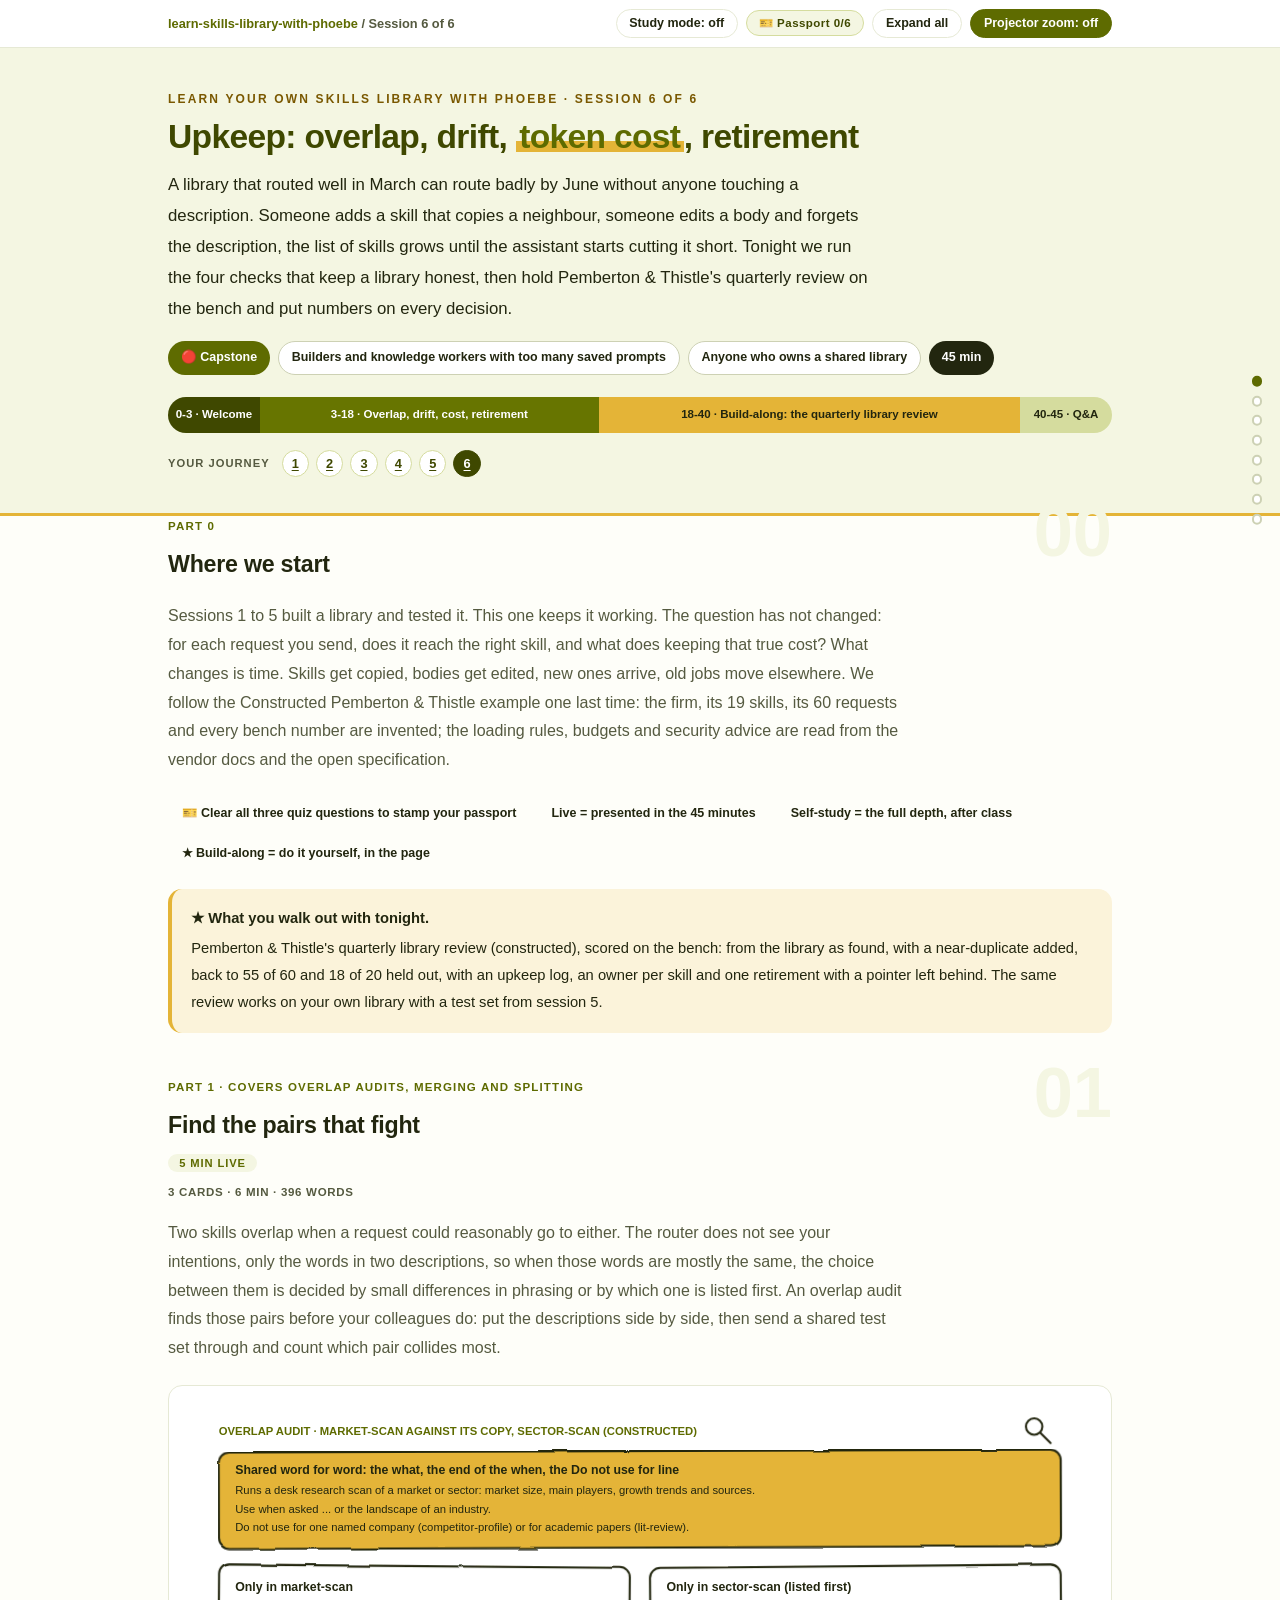
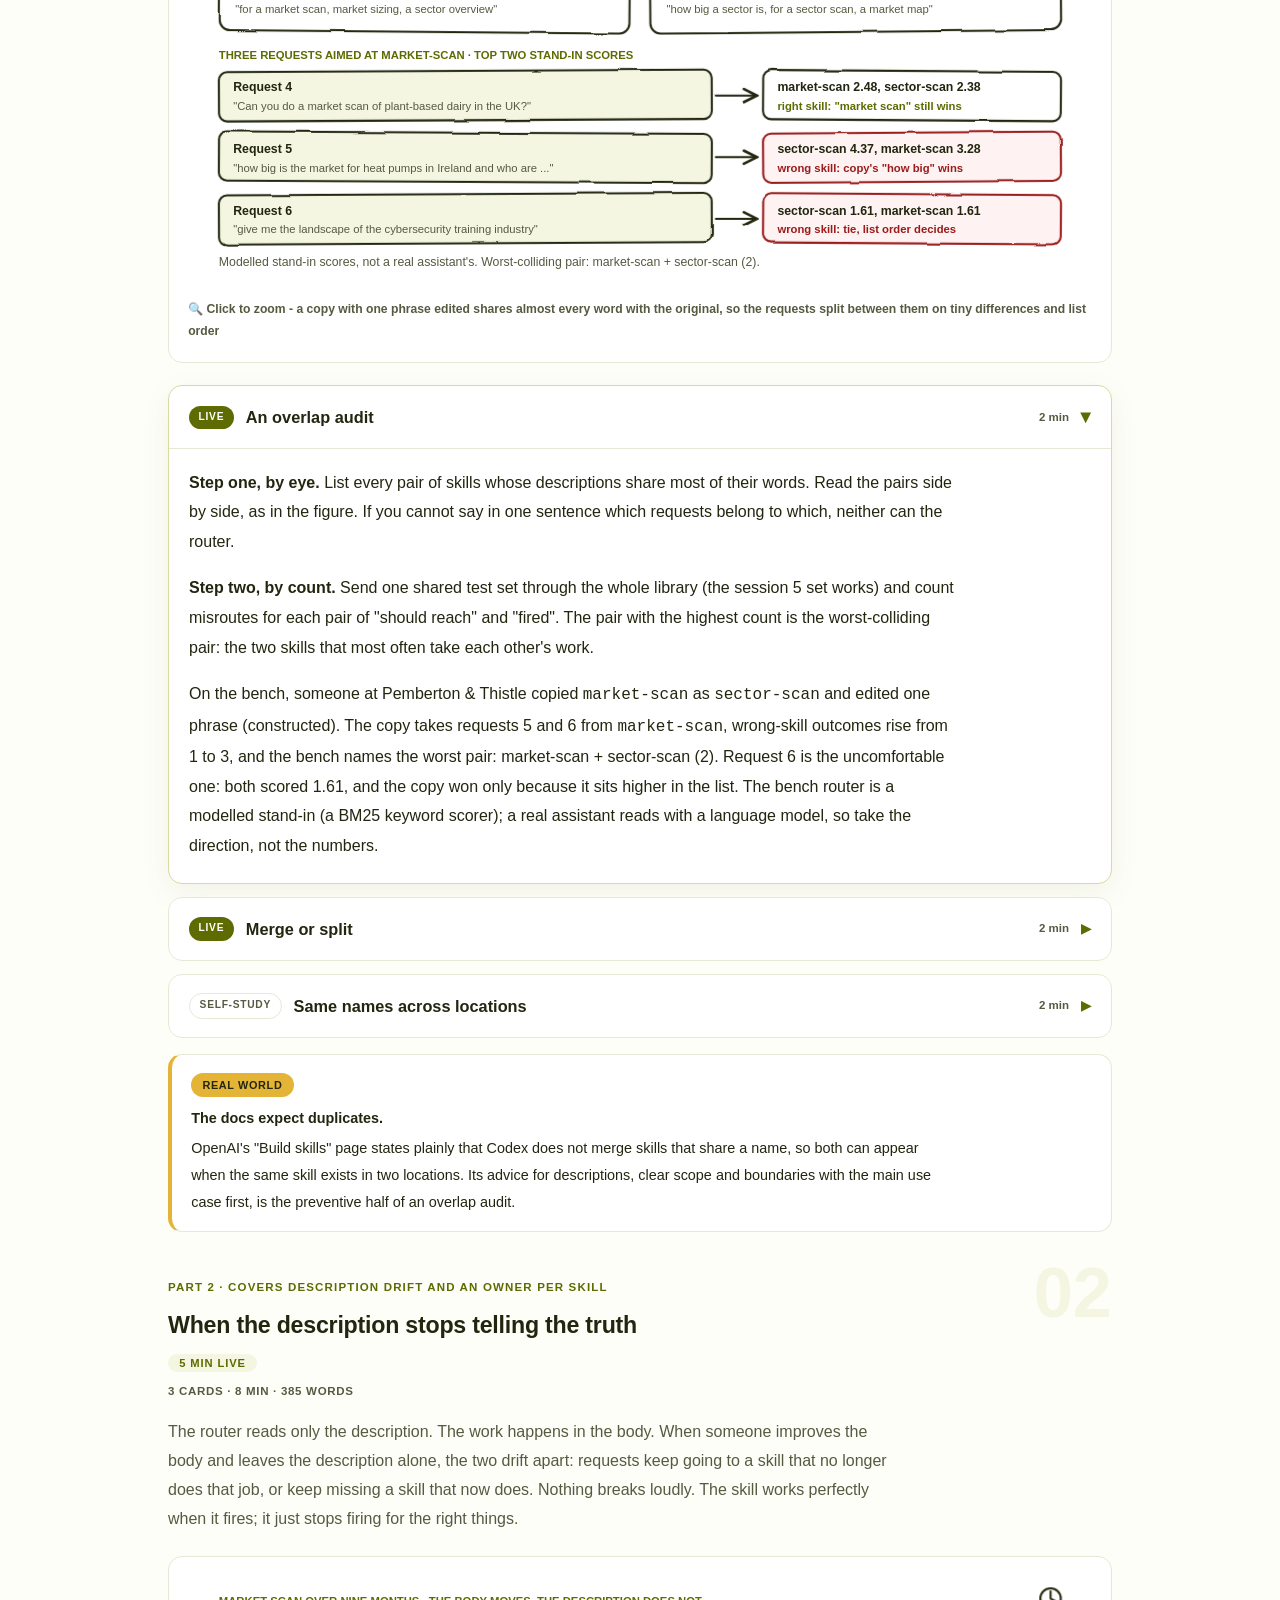
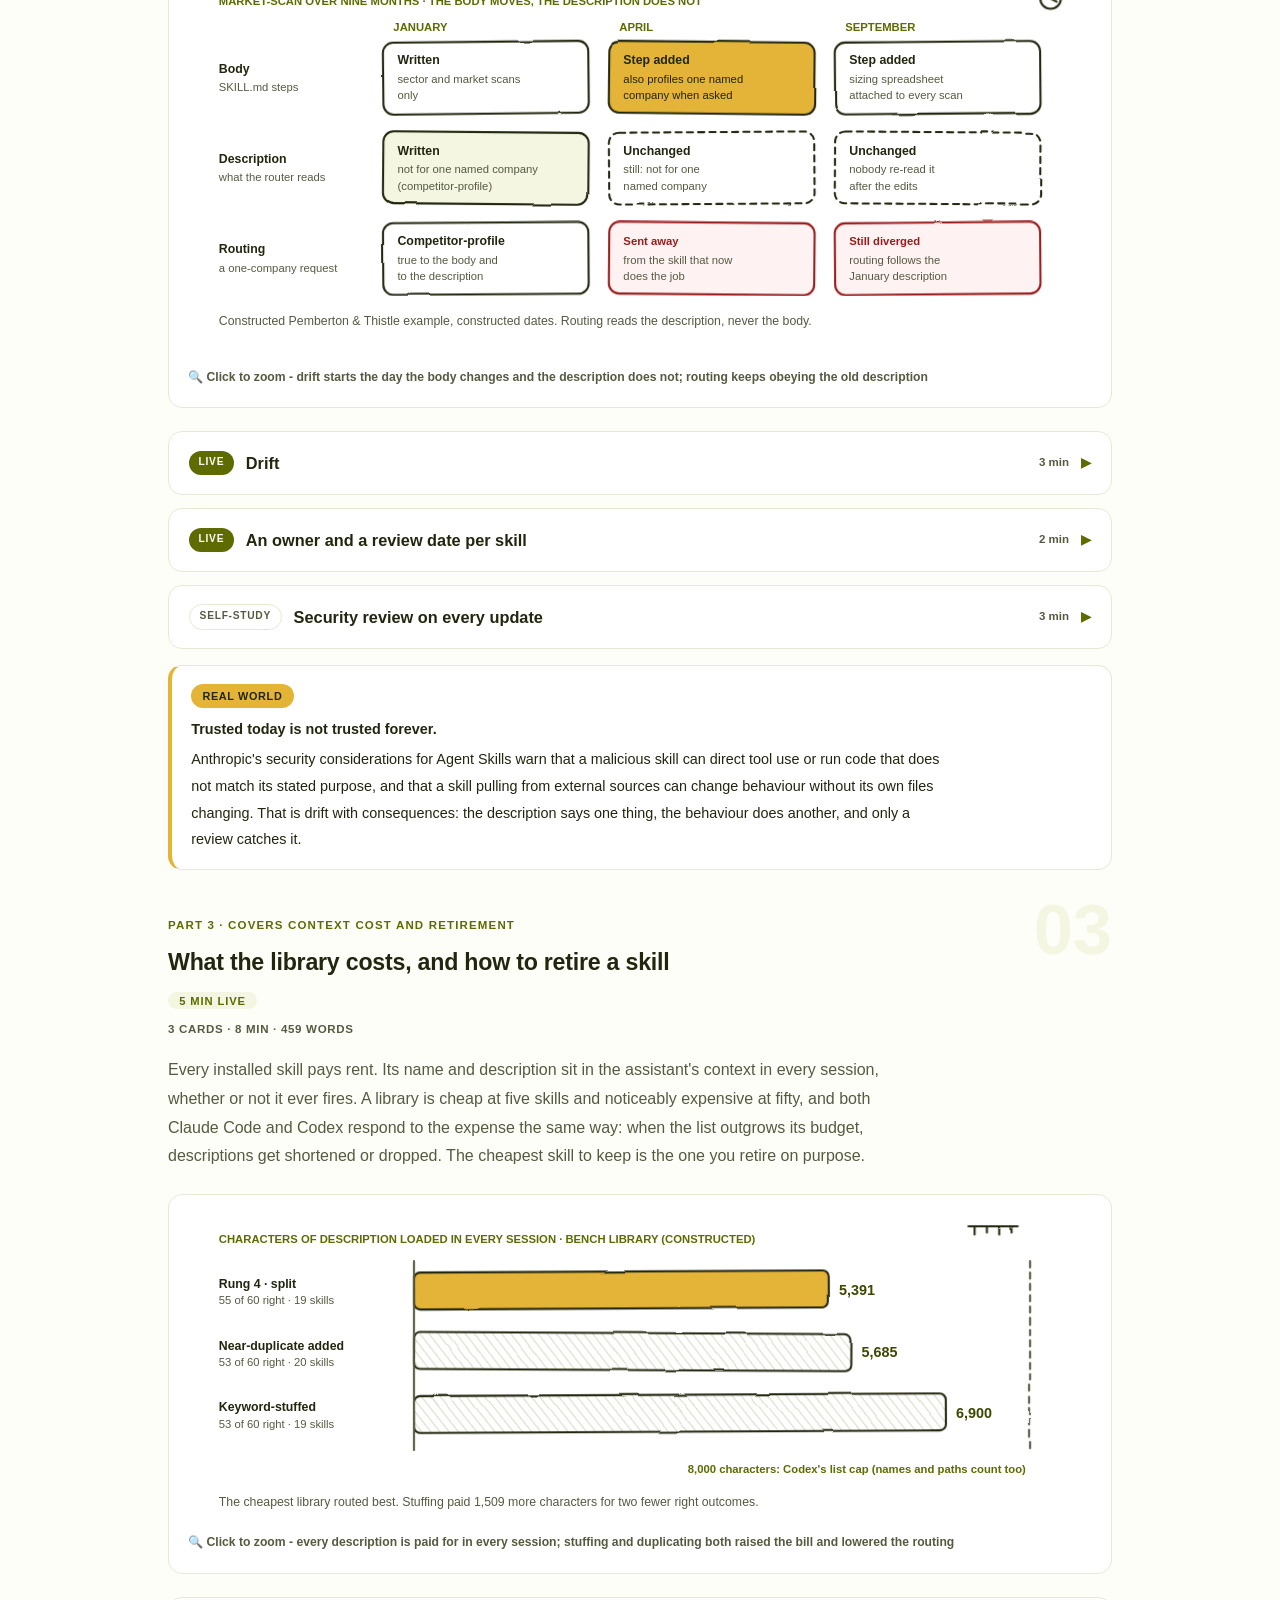
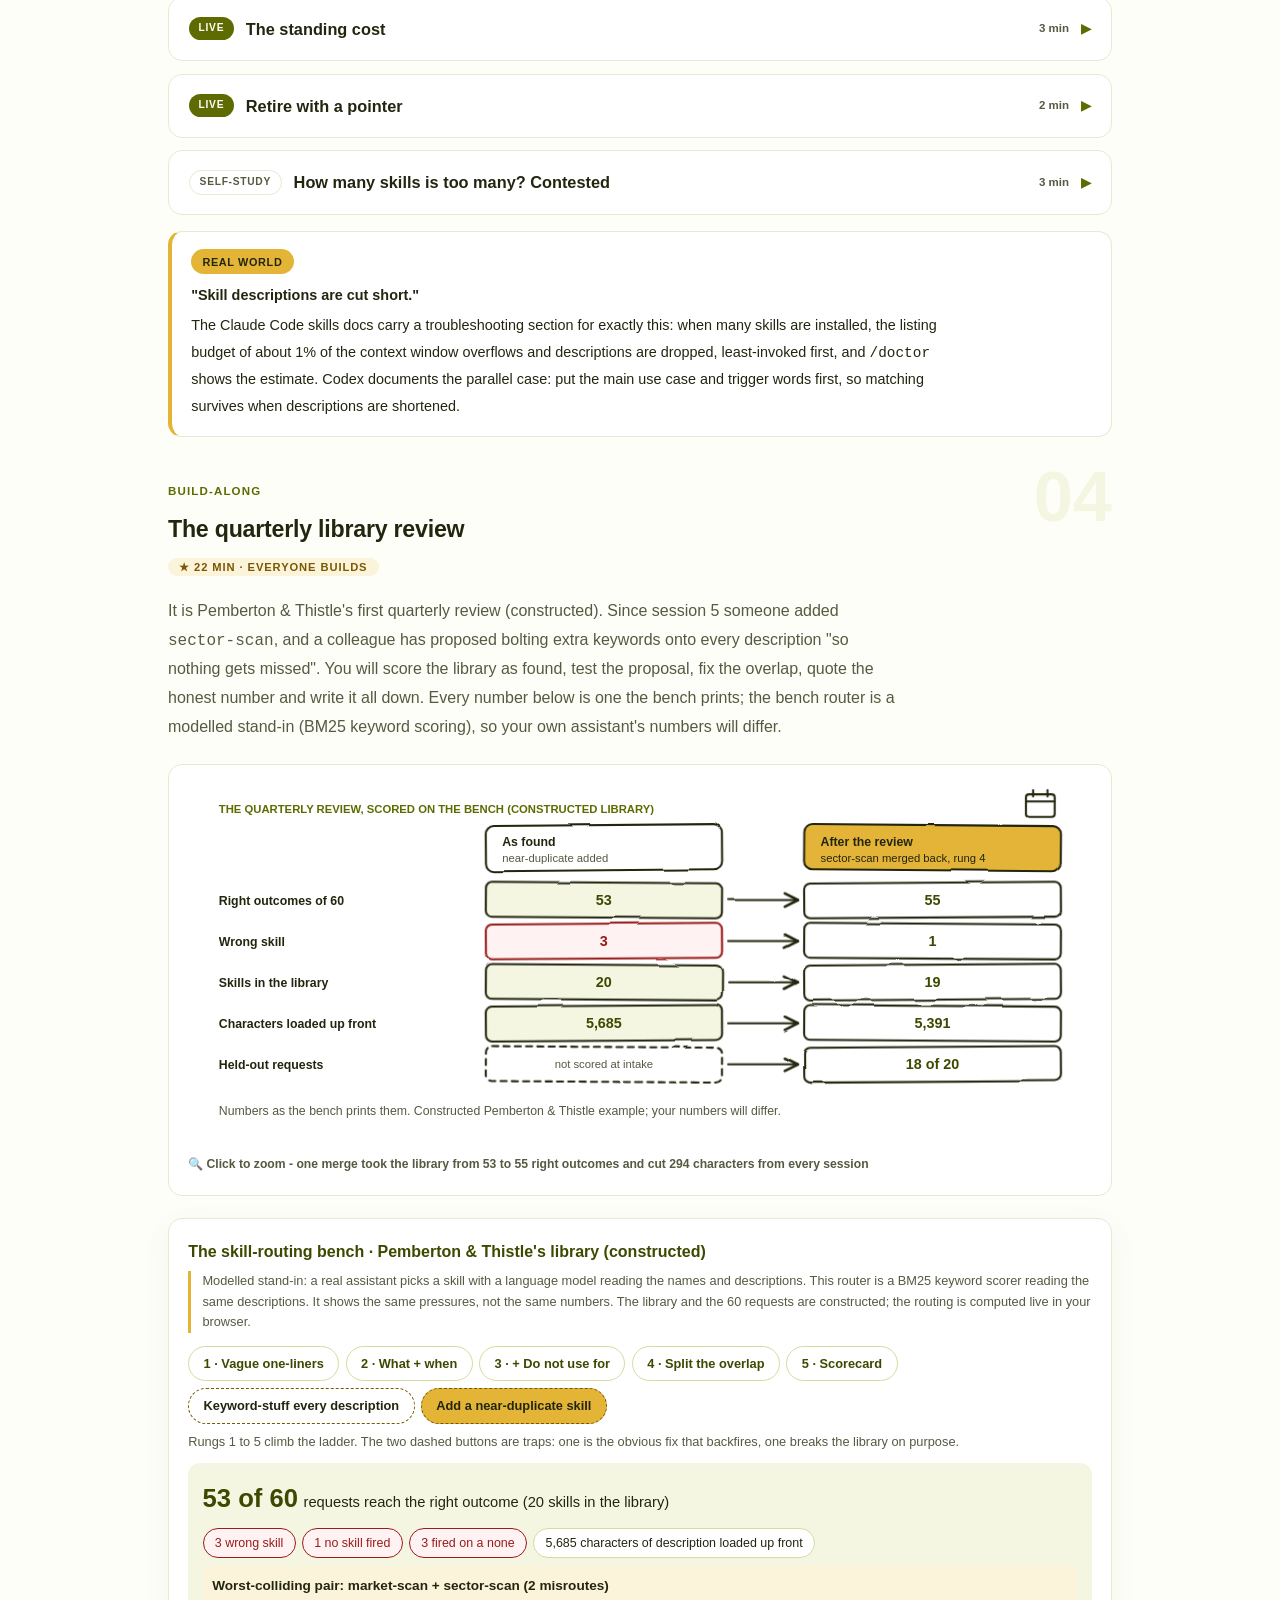
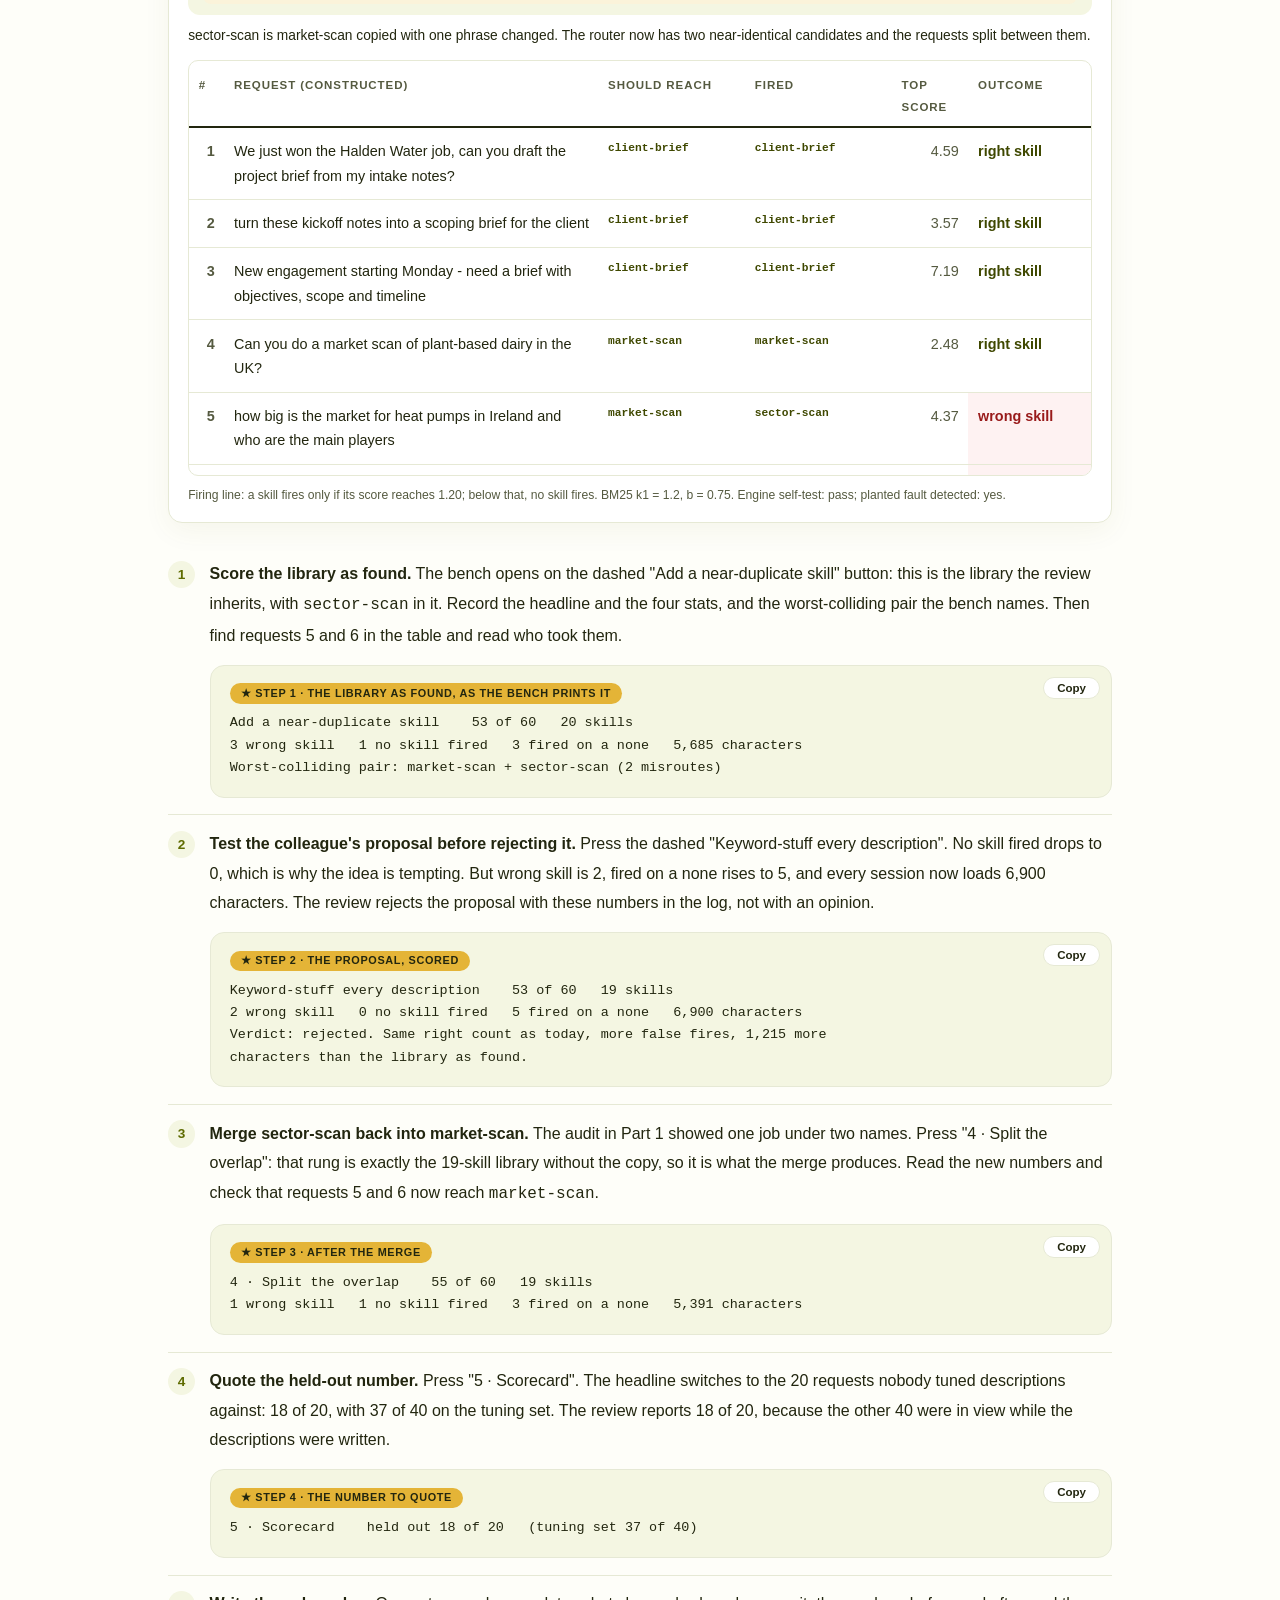
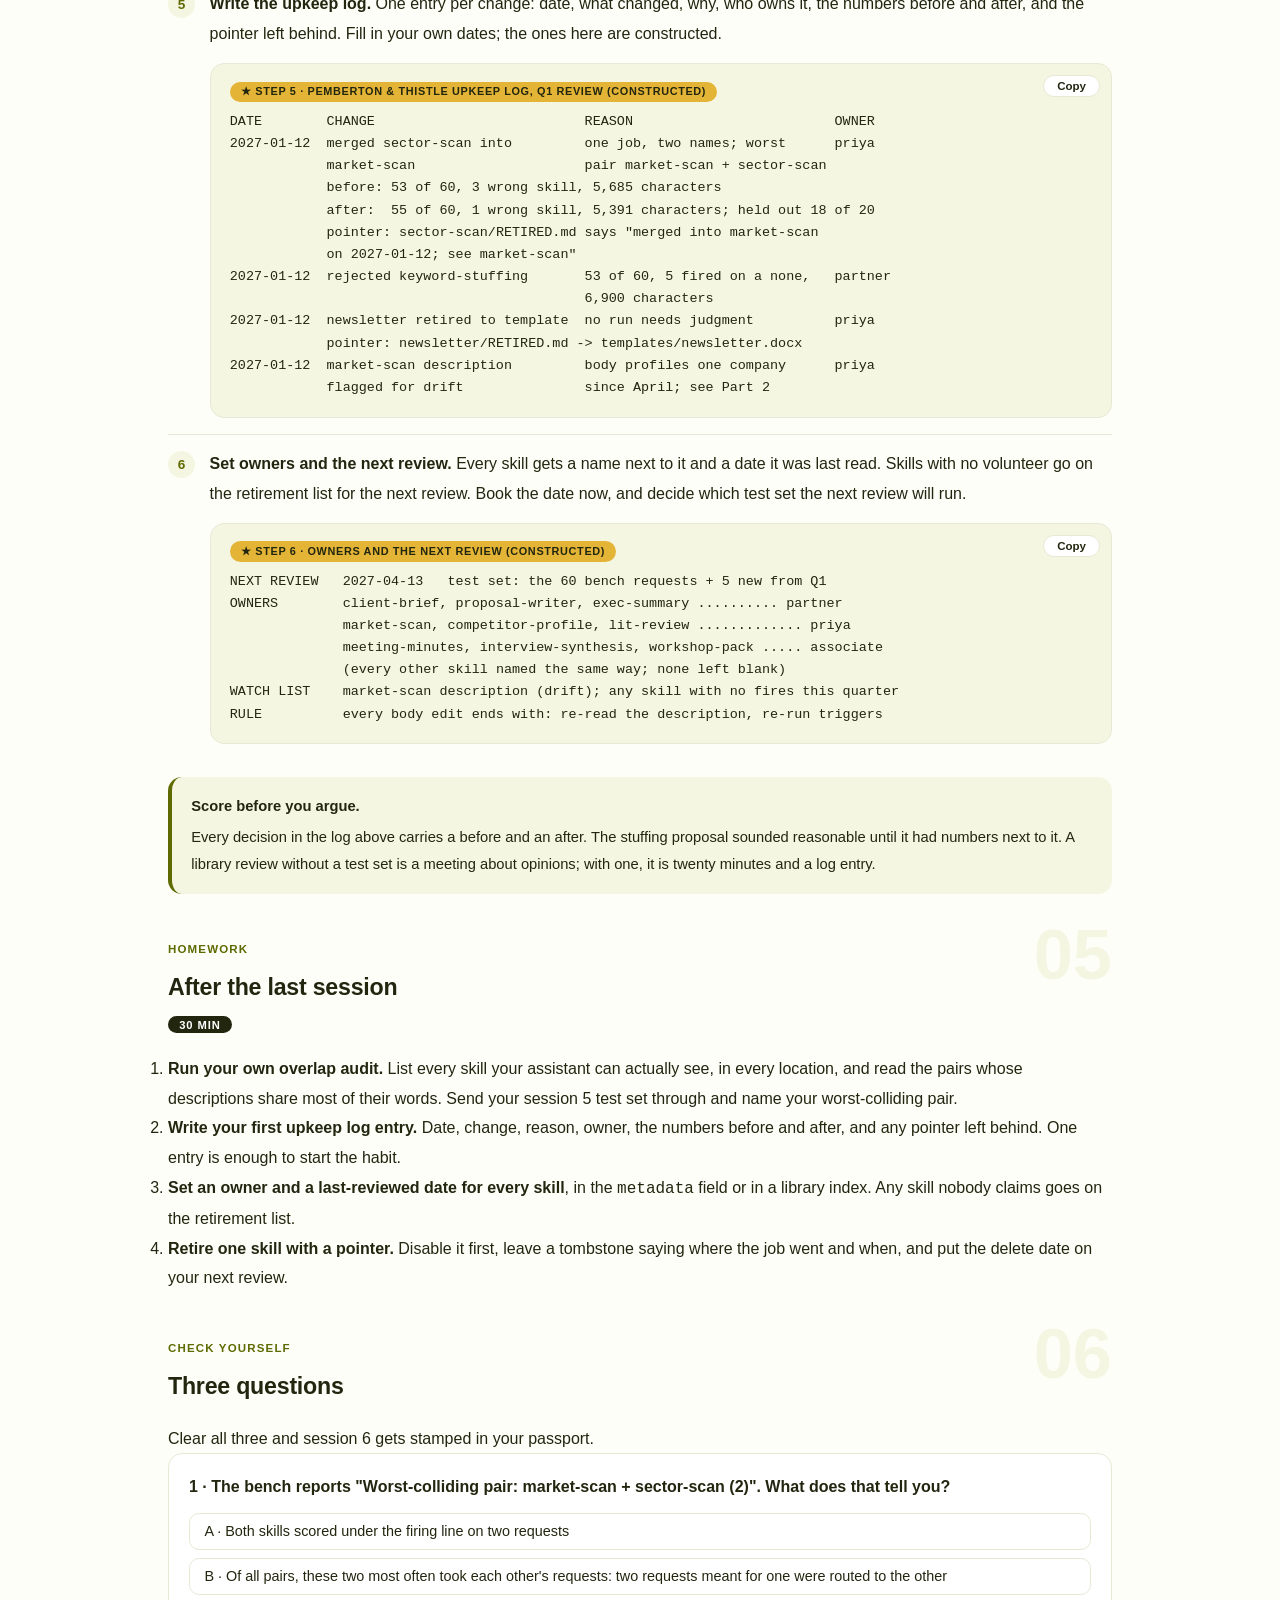
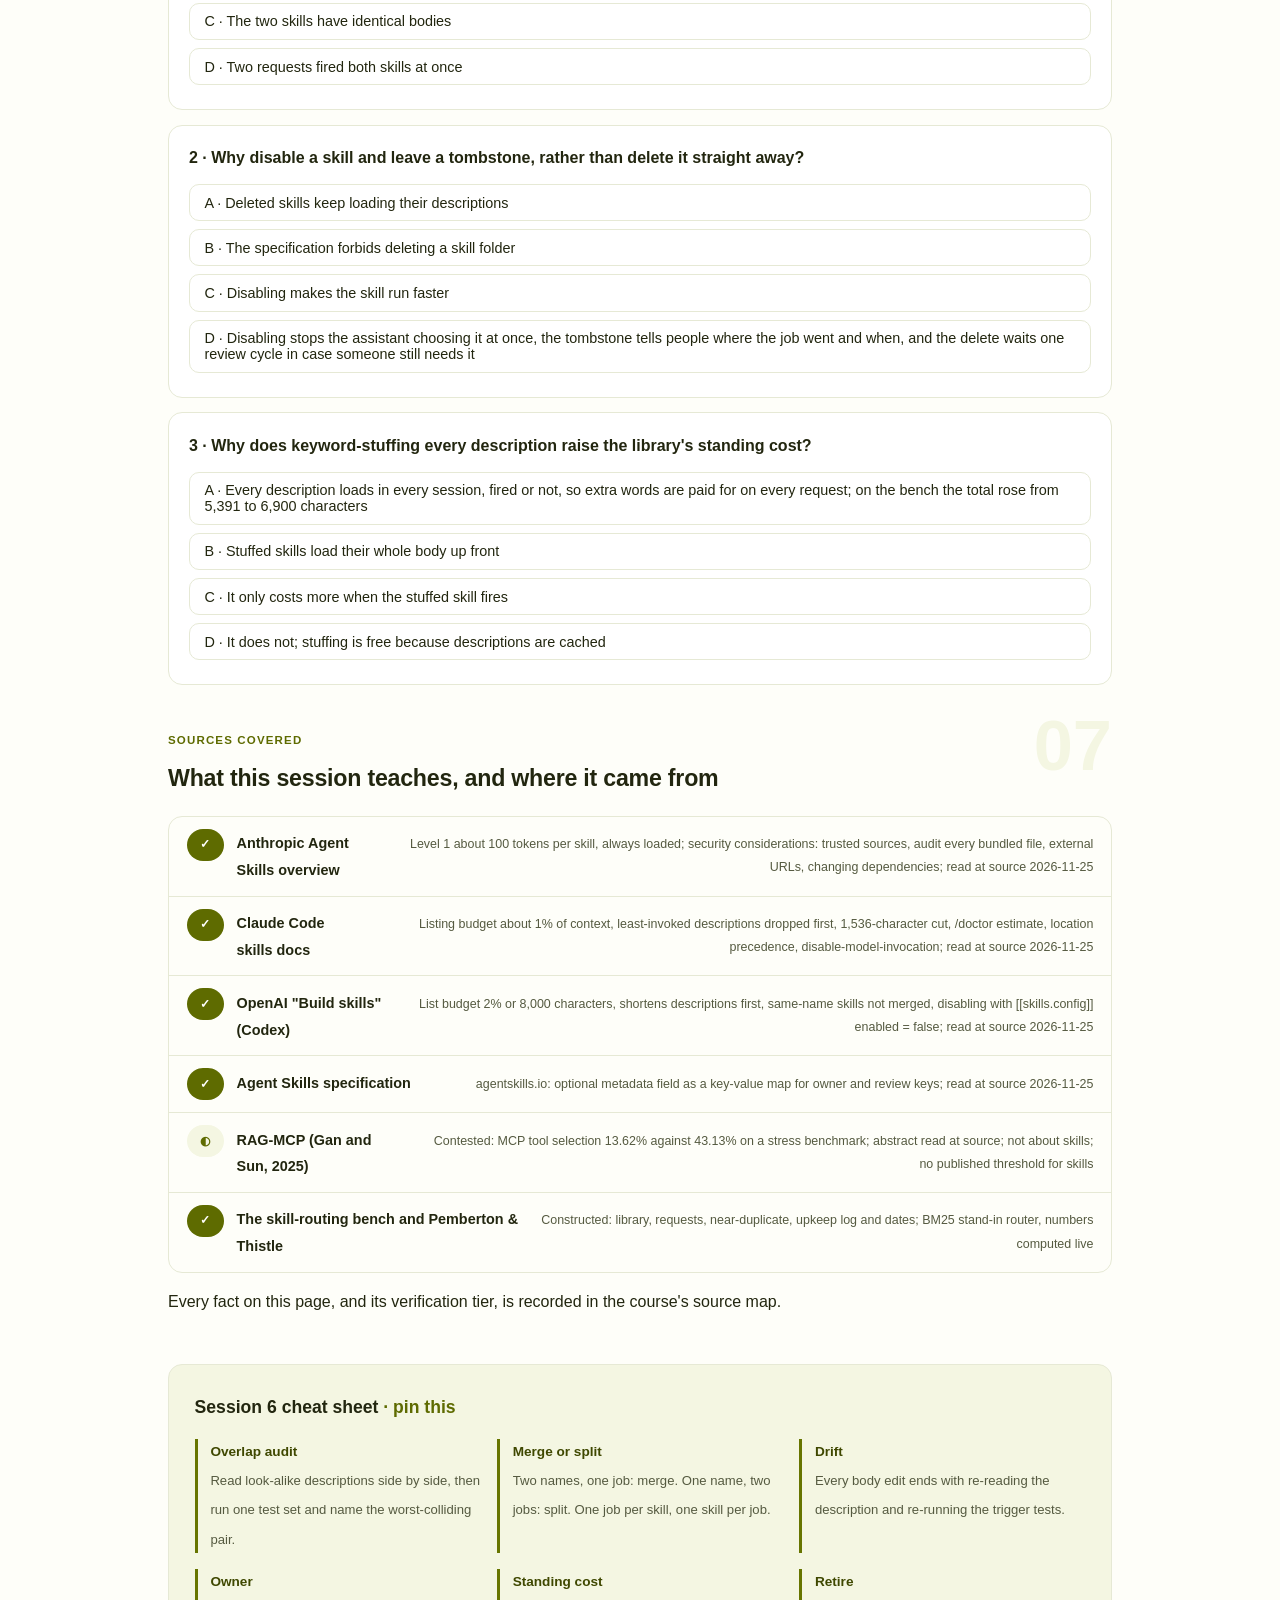
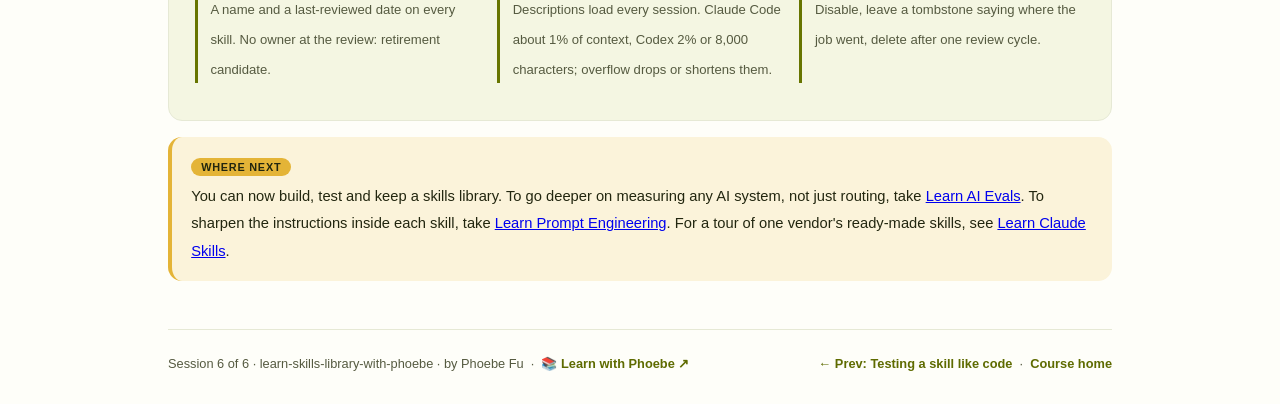
<file: courses/06-upkeep-overlap-drift-cost.html>
<!DOCTYPE html>
<html lang="en">
<head>
<meta charset="UTF-8">
<meta name="viewport" content="width=device-width, initial-scale=1.0">
<!-- social:start -->
<meta name="description" content="Session 6 of 6. Upkeep for a skills library: overlap audits, description drift, an owner per skill, the standing context cost of a growing library, and retiring a skill with a pointer left behind. Capstone: a quarterly library review scored on the bench.">
<meta property="og:type" content="article">
<meta property="og:site_name" content="Learn with Phoebe">
<meta property="og:title" content="Upkeep: overlap, drift, token cost, retirement - learn skills library with phoebe">
<meta property="og:description" content="Session 6 of 6. Find the pairs that fight, catch descriptions that stopped telling the truth, count what the library costs, and retire a skill without losing the trail.">
<meta property="og:url" content="https://phoebefu6.github.io/learn-skills-library-with-phoebe/courses/06-upkeep-overlap-drift-cost.html">
<meta property="og:image" content="https://phoebefu6.github.io/learn-skills-library-with-phoebe/assets/og-cover.png">
<meta property="og:image:width" content="1200">
<meta property="og:image:height" content="630">
<meta name="twitter:card" content="summary_large_image">
<meta name="twitter:title" content="Upkeep: overlap, drift, token cost, retirement - learn skills library with phoebe">
<meta name="twitter:description" content="Session 6 of 6. Overlap, drift, standing cost and retirement, closed with a quarterly library review on the bench.">
<meta name="twitter:image" content="https://phoebefu6.github.io/learn-skills-library-with-phoebe/assets/og-cover.png">
<!-- social:end -->
<title>Session 6 · Upkeep: overlap, drift, token cost, retirement - learn skills library with phoebe</title>
<link rel="stylesheet" href="../assets/style.css?v=2">
</head>
<body>

<div class="toolbar">
  <div class="wrap">
    <span class="crumb"><a href="../index.html">learn-skills-library-with-phoebe</a> / Session 6 of 6</span>
    <button class="btn" id="toggle-all" type="button">Expand all</button>
    <button class="btn primary" id="zoom-toggle" type="button">Projector zoom: off</button>
  </div>
</div>

<header class="masthead">
  <div class="wrap">
    <div class="eyebrow">Learn Your Own Skills Library with Phoebe · Session 6 of 6</div>
    <h1>Upkeep: overlap, drift, <span class="accent">token cost</span>, retirement</h1>
    <p class="sub">A library that routed well in March can route badly by June without anyone touching a description. Someone adds a skill that copies a neighbour, someone edits a body and forgets the description, the list of skills grows until the assistant starts cutting it short. Tonight we run the four checks that keep a library honest, then hold Pemberton &amp; Thistle's quarterly review on the bench and put numbers on every decision.</p>
    <div class="chip-row">
      <span class="chip level">🔴 Capstone</span>
      <span class="chip audience">Builders and knowledge workers with too many saved prompts</span>
      <span class="chip audience">Anyone who owns a shared library</span>
      <span class="chip time">45 min</span>
    </div>
    <div class="agenda">
      <span class="a1" style="flex:1">0-3 · Welcome</span>
      <span class="a2" style="flex:4">3-18 · Overlap, drift, cost, retirement</span>
      <span class="a3" style="flex:5">18-40 · Build-along: the quarterly library review</span>
      <span class="a4" style="flex:1">40-45 · Q&amp;A</span>
    </div>
  </div>
</header>

<main class="wrap">

  <section class="section" id="intro">
    <div class="section-kicker">
      <span class="klabel">Part 0</span>
      <h2>Where we start</h2>
    </div>
    <p class="lede">Sessions 1 to 5 built a library and tested it. This one keeps it working. The question has not changed: for each request you send, does it reach the right skill, and what does keeping that true cost? What changes is time. Skills get copied, bodies get edited, new ones arrive, old jobs move elsewhere. We follow the Constructed Pemberton &amp; Thistle example one last time: the firm, its 19 skills, its 60 requests and every bench number are invented; the loading rules, budgets and security advice are read from the vendor docs and the open specification.</p>

    <div class="legend">
      <span class="pill">🎫 Clear all three quiz questions to stamp your passport</span>
      <span class="pill">Live = presented in the 45 minutes</span>
      <span class="pill">Self-study = the full depth, after class</span>
      <span class="pill">★ Build-along = do it yourself, in the page</span>
    </div>

    <div class="callout win">
      <p><strong>★ What you walk out with tonight.</strong> Pemberton &amp; Thistle's quarterly library review (constructed), scored on the bench: from the library as found, with a near-duplicate added, back to 55 of 60 and 18 of 20 held out, with an upkeep log, an owner per skill and one retirement with a pointer left behind. The same review works on your own library with a test set from session 5.</p>
    </div>
  </section>

  <section class="section" id="part-1">
    <div class="section-kicker">
      <span class="klabel">Part 1 · covers overlap audits, merging and splitting</span>
      <h2>Find the pairs that fight</h2>
      <span class="tag concept">5 min live</span>
    </div>
    <p class="lede">Two skills overlap when a request could reasonably go to either. The router does not see your intentions, only the words in two descriptions, so when those words are mostly the same, the choice between them is decided by small differences in phrasing or by which one is listed first. An overlap audit finds those pairs before your colleagues do: put the descriptions side by side, then send a shared test set through and count which pair collides most.</p>

    <figure class="zoomable">
      <svg viewBox="0 0 880 470" xmlns="http://www.w3.org/2000/svg" role="img" aria-label="Constructed overlap audit. Top: the text market-scan and sector-scan share word for word, covering what the skill does, the end of the when clause and the Do not use for line. Middle: the only differing phrases, market-scan says for a market scan, market sizing, a sector overview; sector-scan says how big a sector is, for a sector scan, a market map. Bottom: three requests aimed at market-scan. Request 4 reaches market-scan, 2.48 against 2.38. Request 5 goes to sector-scan, 4.37 against 3.28. Request 6 ties at 1.61 and sector-scan wins because it is listed first. Worst-colliding pair: market-scan plus sector-scan, 2 misroutes.">
        <defs>
          <filter id="s6aSk" x="-3%" y="-3%" width="106%" height="106%"><feTurbulence type="fractalNoise" baseFrequency="0.02" numOctaves="2" seed="61" result="n"/><feDisplacementMap in="SourceGraphic" in2="n" scale="2.4" xChannelSelector="R" yChannelSelector="G"/></filter>
          <marker id="s6aAr" viewBox="0 0 10 10" refX="9" refY="5" markerWidth="8" markerHeight="8" orient="auto"><path d="M1 1 L9 5 L1 9" fill="none" stroke="#22260F" stroke-width="1.6" stroke-linecap="round"/></marker>
        </defs>
        <style>
          .s6aH { font: 800 12px Inter, sans-serif; fill: #22260F; }
          .s6aL { font: 600 12px Inter, sans-serif; fill: #22260F; }
          .s6aS { font: 400 11px Inter, sans-serif; fill: #555A40; }
          .s6aA { font: 700 11px Inter, sans-serif; fill: #5E6B00; }
          .s6aR { font: 800 11px Inter, sans-serif; fill: #991B1B; }
          .s6aN { font: 400 12px Inter, sans-serif; fill: #555A40; }
        </style>

        <text class="s6aA" x="30" y="28">OVERLAP AUDIT · MARKET-SCAN AGAINST ITS COPY, SECTOR-SCAN (CONSTRUCTED)</text>

        <g filter="url(#s6aSk)" fill="none" stroke="#22260F" stroke-width="2" stroke-linecap="round" stroke-linejoin="round">
          <circle cx="824" cy="20" r="8"/>
          <path d="M830 26 L840 36"/>
          <rect x="30" y="44" width="820" height="94" rx="10" transform="rotate(-0.2 440 91)" fill="#E4B437"/>
          <rect x="30" y="156" width="400" height="64" rx="10" transform="rotate(0.5 230 188)" fill="#FFFFFF"/>
          <rect x="450" y="156" width="400" height="64" rx="10" transform="rotate(-0.5 650 188)" fill="#FFFFFF"/>
          <rect x="30" y="258" width="480" height="48" rx="8" transform="rotate(-0.3 270 282)" fill="#F4F6E2"/>
          <rect x="30" y="318" width="480" height="48" rx="8" transform="rotate(0.3 270 342)" fill="#F4F6E2"/>
          <rect x="30" y="378" width="480" height="48" rx="8" transform="rotate(-0.3 270 402)" fill="#F4F6E2"/>
          <rect x="560" y="258" width="290" height="48" rx="8" transform="rotate(0.4 705 282)" fill="#FFFFFF"/>
          <rect x="560" y="318" width="290" height="48" rx="8" transform="rotate(-0.4 705 342)" fill="#FEF2F2" stroke="#991B1B"/>
          <rect x="560" y="378" width="290" height="48" rx="8" transform="rotate(0.4 705 402)" fill="#FEF2F2" stroke="#991B1B"/>
          <path d="M514 282 L554 282" marker-end="url(#s6aAr)"/>
          <path d="M514 342 L554 342" marker-end="url(#s6aAr)"/>
          <path d="M514 402 L554 402" marker-end="url(#s6aAr)"/>
        </g>

        <text class="s6aH" x="46" y="66">Shared word for word: the what, the end of the when, the Do not use for line</text>
        <text class="s6aS" x="46" y="86" style="fill:#22260F">Runs a desk research scan of a market or sector: market size, main players, growth trends and sources.</text>
        <text class="s6aS" x="46" y="104" style="fill:#22260F">Use when asked ... or the landscape of an industry.</text>
        <text class="s6aS" x="46" y="122" style="fill:#22260F">Do not use for one named company (competitor-profile) or for academic papers (lit-review).</text>

        <text class="s6aH" x="46" y="180">Only in market-scan</text>
        <text class="s6aS" x="46" y="202">"for a market scan, market sizing, a sector overview"</text>
        <text class="s6aH" x="466" y="180">Only in sector-scan (listed first)</text>
        <text class="s6aS" x="466" y="202">"how big a sector is, for a sector scan, a market map"</text>

        <text class="s6aA" x="30" y="246">THREE REQUESTS AIMED AT MARKET-SCAN · TOP TWO STAND-IN SCORES</text>

        <text class="s6aL" x="44" y="278">Request 4</text>
        <text class="s6aS" x="44" y="296">"Can you do a market scan of plant-based dairy in the UK?"</text>
        <text class="s6aL" x="44" y="338">Request 5</text>
        <text class="s6aS" x="44" y="356">"how big is the market for heat pumps in Ireland and who are ..."</text>
        <text class="s6aL" x="44" y="398">Request 6</text>
        <text class="s6aS" x="44" y="416">"give me the landscape of the cybersecurity training industry"</text>

        <text class="s6aL" x="574" y="278">market-scan 2.48, sector-scan 2.38</text>
        <text class="s6aA" x="574" y="296">right skill: "market scan" still wins</text>
        <text class="s6aL" x="574" y="338">sector-scan 4.37, market-scan 3.28</text>
        <text class="s6aR" x="574" y="356">wrong skill: copy's "how big" wins</text>
        <text class="s6aL" x="574" y="398">sector-scan 1.61, market-scan 1.61</text>
        <text class="s6aR" x="574" y="416">wrong skill: tie, list order decides</text>

        <text class="s6aN" x="30" y="448">Modelled stand-in scores, not a real assistant's. Worst-colliding pair: market-scan + sector-scan (2).</text>
      </svg>
      <figcaption>🔍 Click to zoom - a copy with one phrase edited shares almost every word with the original, so the requests split between them on tiny differences and list order</figcaption>
    </figure>

    <details class="card" open>
      <summary><span class="mode live">Live</span>An overlap audit<span class="mini">2 min</span><span class="caret">▶</span></summary>
      <div class="body">
        <p><strong>Step one, by eye.</strong> List every pair of skills whose descriptions share most of their words. Read the pairs side by side, as in the figure. If you cannot say in one sentence which requests belong to which, neither can the router.</p>
        <p><strong>Step two, by count.</strong> Send one shared test set through the whole library (the session 5 set works) and count misroutes for each pair of "should reach" and "fired". The pair with the highest count is the worst-colliding pair: the two skills that most often take each other's work.</p>
        <p>On the bench, someone at Pemberton &amp; Thistle copied <code>market-scan</code> as <code>sector-scan</code> and edited one phrase (constructed). The copy takes requests 5 and 6 from <code>market-scan</code>, wrong-skill outcomes rise from 1 to 3, and the bench names the worst pair: market-scan + sector-scan (2). Request 6 is the uncomfortable one: both scored 1.61, and the copy won only because it sits higher in the list. The bench router is a modelled stand-in (a BM25 keyword scorer); a real assistant reads with a language model, so take the direction, not the numbers.</p>
      </div>
    </details>

    <details class="card">
      <summary><span class="mode live">Live</span>Merge or split<span class="mini">2 min</span><span class="caret">▶</span></summary>
      <div class="body">
        <table class="clean">
          <tr><th>What the audit shows</th><th>The fix</th><th>On the bench (constructed)</th></tr>
          <tr><td>Two names, one job</td><td>Merge: keep the better-named skill, fold in any step the other had, retire the other with a pointer (Part 3)</td><td>Merging <code>sector-scan</code> back into <code>market-scan</code> returns the library to rung 4: 55 of 60</td></tr>
          <tr><td>One name, two jobs</td><td>Split: one skill per job, each description naming the other in its "Do not use for" line</td><td>Session 4 split <code>notes-and-interviews</code> into <code>meeting-minutes</code> and <code>interview-synthesis</code>: 54 of 60 became 55</td></tr>
        </table>
        <p>Both moves make the same promise: one job per skill, one skill per job. Codex's guidance says the same in its own words: one job per skill, with clear scope and boundaries in the description.</p>
      </div>
    </details>

    <details class="card">
      <summary><span class="mode self">Self-study</span>Same names across locations<span class="mini">2 min</span><span class="caret">▶</span></summary>
      <div class="body">
        <p>Overlap also happens by name, when the same skill sits in two places. The products handle it differently, as documented on 2026-11-25:</p>
        <table class="clean">
          <tr><th>Assistant</th><th>Two skills with the same name</th></tr>
          <tr><td>Claude Code</td><td>One wins by location: enterprise overrides personal, personal overrides project</td></tr>
          <tr><td>OpenAI Codex</td><td>Not merged; both can appear in the list</td></tr>
        </table>
        <p>So the same accident has two different symptoms. In Claude Code, your project's fix can be silently shadowed by an older personal copy. In Codex, two near-identical entries compete exactly like market-scan and sector-scan above. The audit habit covers both: list every skill the assistant can actually see, not just the folder you are editing.</p>
      </div>
    </details>

    <div class="callout example">
      <span class="ex-pill">Real world</span>
      <p><strong>The docs expect duplicates.</strong> OpenAI's "Build skills" page states plainly that Codex does not merge skills that share a name, so both can appear when the same skill exists in two locations. Its advice for descriptions, clear scope and boundaries with the main use case first, is the preventive half of an overlap audit.</p>
    </div>
  </section>

  <section class="section" id="part-2">
    <div class="section-kicker">
      <span class="klabel">Part 2 · covers description drift and an owner per skill</span>
      <h2>When the description stops telling the truth</h2>
      <span class="tag concept">5 min live</span>
    </div>
    <p class="lede">The router reads only the description. The work happens in the body. When someone improves the body and leaves the description alone, the two drift apart: requests keep going to a skill that no longer does that job, or keep missing a skill that now does. Nothing breaks loudly. The skill works perfectly when it fires; it just stops firing for the right things.</p>

    <figure class="zoomable">
      <svg viewBox="0 0 880 370" xmlns="http://www.w3.org/2000/svg" role="img" aria-label="Constructed timeline of market-scan over nine months. Body lane: written in January for sector and market scans only; in April a step is added to profile one named company; in September a sizing spreadsheet is attached. Description lane: written in January saying not for one named company, then unchanged in April and September. Routing lane: in January a company request goes to competitor-profile, true to both; from April company requests are still sent away from the skill that now does the job, because routing follows the January description.">
        <defs>
          <filter id="s6bSk" x="-3%" y="-3%" width="106%" height="106%"><feTurbulence type="fractalNoise" baseFrequency="0.02" numOctaves="2" seed="67" result="n"/><feDisplacementMap in="SourceGraphic" in2="n" scale="2.4" xChannelSelector="R" yChannelSelector="G"/></filter>
        </defs>
        <style>
          .s6bH { font: 800 12px Inter, sans-serif; fill: #22260F; }
          .s6bL { font: 600 12px Inter, sans-serif; fill: #22260F; }
          .s6bS { font: 400 11px Inter, sans-serif; fill: #555A40; }
          .s6bA { font: 700 11px Inter, sans-serif; fill: #5E6B00; }
          .s6bR { font: 800 11px Inter, sans-serif; fill: #991B1B; }
          .s6bN { font: 400 12px Inter, sans-serif; fill: #555A40; }
        </style>

        <text class="s6bA" x="30" y="28">MARKET-SCAN OVER NINE MONTHS · THE BODY MOVES, THE DESCRIPTION DOES NOT</text>

        <g filter="url(#s6bSk)" fill="none" stroke="#22260F" stroke-width="2" stroke-linecap="round" stroke-linejoin="round">
          <circle cx="840" cy="22" r="10"/>
          <path d="M840 22 L840 15 M840 22 L846 25"/>
          <rect x="190" y="64" width="200" height="70" rx="10" transform="rotate(-0.6 290 99)" fill="#FFFFFF"/>
          <rect x="410" y="64" width="200" height="70" rx="10" transform="rotate(0.6 510 99)" fill="#E4B437"/>
          <rect x="630" y="64" width="200" height="70" rx="10" transform="rotate(-0.5 730 99)" fill="#FFFFFF"/>
          <rect x="190" y="152" width="200" height="70" rx="10" transform="rotate(0.5 290 187)" fill="#F4F6E2"/>
          <rect x="410" y="152" width="200" height="70" rx="10" transform="rotate(-0.4 510 187)" fill="#FFFFFF" stroke-dasharray="6 5"/>
          <rect x="630" y="152" width="200" height="70" rx="10" transform="rotate(0.4 730 187)" fill="#FFFFFF" stroke-dasharray="6 5"/>
          <rect x="190" y="240" width="200" height="70" rx="10" transform="rotate(-0.4 290 275)" fill="#FFFFFF"/>
          <rect x="410" y="240" width="200" height="70" rx="10" transform="rotate(0.5 510 275)" fill="#FEF2F2" stroke="#991B1B"/>
          <rect x="630" y="240" width="200" height="70" rx="10" transform="rotate(-0.5 730 275)" fill="#FEF2F2" stroke="#991B1B"/>
        </g>

        <text class="s6bA" x="200" y="54">JANUARY</text>
        <text class="s6bA" x="420" y="54">APRIL</text>
        <text class="s6bA" x="640" y="54">SEPTEMBER</text>

        <text class="s6bH" x="30" y="94">Body</text>
        <text class="s6bS" x="30" y="112">SKILL.md steps</text>
        <text class="s6bH" x="30" y="182">Description</text>
        <text class="s6bS" x="30" y="200">what the router reads</text>
        <text class="s6bH" x="30" y="270">Routing</text>
        <text class="s6bS" x="30" y="288">a one-company request</text>

        <text class="s6bL" x="204" y="86">Written</text>
        <text class="s6bS" x="204" y="104">sector and market scans</text>
        <text class="s6bS" x="204" y="120">only</text>
        <text class="s6bL" x="424" y="86">Step added</text>
        <text class="s6bS" x="424" y="104" style="fill:#22260F">also profiles one named</text>
        <text class="s6bS" x="424" y="120" style="fill:#22260F">company when asked</text>
        <text class="s6bL" x="644" y="86">Step added</text>
        <text class="s6bS" x="644" y="104">sizing spreadsheet</text>
        <text class="s6bS" x="644" y="120">attached to every scan</text>

        <text class="s6bL" x="204" y="174">Written</text>
        <text class="s6bS" x="204" y="192">not for one named company</text>
        <text class="s6bS" x="204" y="208">(competitor-profile)</text>
        <text class="s6bL" x="424" y="174">Unchanged</text>
        <text class="s6bS" x="424" y="192">still: not for one</text>
        <text class="s6bS" x="424" y="208">named company</text>
        <text class="s6bL" x="644" y="174">Unchanged</text>
        <text class="s6bS" x="644" y="192">nobody re-read it</text>
        <text class="s6bS" x="644" y="208">after the edits</text>

        <text class="s6bL" x="204" y="262">Competitor-profile</text>
        <text class="s6bS" x="204" y="280">true to the body and</text>
        <text class="s6bS" x="204" y="296">to the description</text>
        <text class="s6bR" x="424" y="262">Sent away</text>
        <text class="s6bS" x="424" y="280">from the skill that now</text>
        <text class="s6bS" x="424" y="296">does the job</text>
        <text class="s6bR" x="644" y="262">Still diverged</text>
        <text class="s6bS" x="644" y="280">routing follows the</text>
        <text class="s6bS" x="644" y="296">January description</text>

        <text class="s6bN" x="30" y="340">Constructed Pemberton &amp; Thistle example, constructed dates. Routing reads the description, never the body.</text>
      </svg>
      <figcaption>🔍 Click to zoom - drift starts the day the body changes and the description does not; routing keeps obeying the old description</figcaption>
    </figure>

    <details class="card">
      <summary><span class="mode live">Live</span>Drift<span class="mini">3 min</span><span class="caret">▶</span></summary>
      <div class="body">
        <p>In the Constructed Pemberton &amp; Thistle example, Priya adds a step to <code>market-scan</code> in April: when a scan names one company, profile it too. Useful. But the description still ends with the line from session 2, quoted from the bench library:</p>
        <div class="prompt-box good"><span class="label">★ market-scan, the line that did not move</span>Do not use for one named company (competitor-profile) or for academic papers (lit-review).</div>
        <p>So a request to profile one company still goes to <code>competitor-profile</code>, and the new step in <code>market-scan</code> only runs when someone happens to mention a company inside a sector scan. Drift has two shapes: a request reaches a skill that no longer does that job (the body dropped it), or a request misses a skill that now does (the body gained it). Either way, the fix is the same habit: <strong>every edit to a body ends with re-reading the description</strong>, and then re-running the trigger tests from session 5.</p>
      </div>
    </details>

    <details class="card">
      <summary><span class="mode live">Live</span>An owner and a review date per skill<span class="mini">2 min</span><span class="caret">▶</span></summary>
      <div class="body">
        <p>Drift happens to skills nobody owns. The open specification gives you a place to record who does: the optional <code>metadata</code> field, an arbitrary key-value map. The specification's own example uses <code>author</code> and <code>version</code>; nothing stops you adding the two keys that matter for upkeep.</p>
        <div class="prompt-box good"><span class="label">★ Frontmatter with an owner (constructed Pemberton &amp; Thistle example)</span>---
name: market-scan
description: Runs a desk research scan of a market or sector: ...
metadata:
  owner: priya
  last-reviewed: "2027-01-12"
  version: "1.3"
---</div>
        <p>The owner re-reads the description after every body edit and answers for the skill at the quarterly review. A skill with no owner at the review is a retirement candidate by default. The dates and version above are constructed; your keys can be any you will actually maintain.</p>
      </div>
    </details>

    <details class="card">
      <summary><span class="mode self">Self-study</span>Security review on every update<span class="mini">3 min</span><span class="caret">▶</span></summary>
      <div class="body">
        <p>Upkeep is also a security habit. Anthropic's Agent Skills overview advises using skills only from trusted sources and auditing every bundled file, not just <code>SKILL.md</code>: scripts, references and assets. It singles out skills that fetch data from external URLs as risky, because what they fetch can carry instructions, and notes that even a trustworthy skill can be compromised if its external dependencies change.</p>
        <p>The practical rule for a library: a review is not done once. Any update to a skill you did not write, and any change in what a skill fetches, gets the same audit as the first install. Put the date of the last audit next to the owner.</p>
      </div>
    </details>

    <div class="callout example">
      <span class="ex-pill">Real world</span>
      <p><strong>Trusted today is not trusted forever.</strong> Anthropic's security considerations for Agent Skills warn that a malicious skill can direct tool use or run code that does not match its stated purpose, and that a skill pulling from external sources can change behaviour without its own files changing. That is drift with consequences: the description says one thing, the behaviour does another, and only a review catches it.</p>
    </div>
  </section>

  <section class="section" id="part-3">
    <div class="section-kicker">
      <span class="klabel">Part 3 · covers context cost and retirement</span>
      <h2>What the library costs, and how to retire a skill</h2>
      <span class="tag concept">5 min live</span>
    </div>
    <p class="lede">Every installed skill pays rent. Its name and description sit in the assistant's context in every session, whether or not it ever fires. A library is cheap at five skills and noticeably expensive at fifty, and both Claude Code and Codex respond to the expense the same way: when the list outgrows its budget, descriptions get shortened or dropped. The cheapest skill to keep is the one you retire on purpose.</p>

    <figure class="zoomable">
      <svg viewBox="0 0 880 300" xmlns="http://www.w3.org/2000/svg" role="img" aria-label="Constructed bench library, characters of description loaded in every session. Rung 4 split library, 19 skills, 55 of 60 right: 5,391 characters. Near-duplicate added, 20 skills, 53 of 60 right: 5,685 characters. Keyword-stuffed, 19 skills, 53 of 60 right: 6,900 characters. A dashed reference line at 8,000 characters marks Codex's whole-list cap when the context window size is unknown; that cap also counts names and paths, so the bars are a lower bound.">
        <defs>
          <filter id="s6cSk" x="-3%" y="-3%" width="106%" height="106%"><feTurbulence type="fractalNoise" baseFrequency="0.02" numOctaves="2" seed="71" result="n"/><feDisplacementMap in="SourceGraphic" in2="n" scale="2.4" xChannelSelector="R" yChannelSelector="G"/></filter>
          <pattern id="s6cHc" patternUnits="userSpaceOnUse" width="7" height="7" patternTransform="rotate(-38)"><line x1="0" y1="0" x2="0" y2="7" stroke="#5E6B00" stroke-width="1" opacity=".5"/></pattern>
        </defs>
        <style>
          .s6cL { font: 600 12px Inter, sans-serif; fill: #22260F; }
          .s6cS { font: 400 11px Inter, sans-serif; fill: #555A40; }
          .s6cA { font: 700 11px Inter, sans-serif; fill: #5E6B00; }
          .s6cV { font: 800 14px Inter, sans-serif; fill: #3F4800; }
          .s6cN { font: 400 12px Inter, sans-serif; fill: #555A40; }
        </style>

        <text class="s6cA" x="30" y="28">CHARACTERS OF DESCRIPTION LOADED IN EVERY SESSION · BENCH LIBRARY (CONSTRUCTED)</text>

        <g filter="url(#s6cSk)" fill="none" stroke="#22260F" stroke-width="2" stroke-linecap="round" stroke-linejoin="round">
          <path d="M760 12 L808 12 M766 12 L766 20 M778 12 L778 18 M790 12 L790 20 M802 12 L802 18"/>
          <rect x="220" y="56" width="404" height="36" rx="6" transform="rotate(-0.3 422 74)" fill="#E4B437"/>
          <rect x="220" y="116" width="426" height="36" rx="6" transform="rotate(0.3 433 134)" fill="url(#s6cHc)"/>
          <rect x="220" y="176" width="518" height="36" rx="6" transform="rotate(-0.3 479 194)" fill="url(#s6cHc)"/>
          <path d="M820 46 L820 230" stroke-dasharray="6 5" stroke="#555A40"/>
          <path d="M220 46 L220 230" stroke="#555A40"/>
        </g>

        <text class="s6cL" x="30" y="72">Rung 4 · split</text>
        <text class="s6cS" x="30" y="88">55 of 60 right · 19 skills</text>
        <text class="s6cL" x="30" y="132">Near-duplicate added</text>
        <text class="s6cS" x="30" y="148">53 of 60 right · 20 skills</text>
        <text class="s6cL" x="30" y="192">Keyword-stuffed</text>
        <text class="s6cS" x="30" y="208">53 of 60 right · 19 skills</text>

        <text class="s6cV" x="634" y="79">5,391</text>
        <text class="s6cV" x="656" y="139">5,685</text>
        <text class="s6cV" x="748" y="199">6,900</text>

        <text class="s6cA" x="816" y="252" text-anchor="end">8,000 characters: Codex's list cap (names and paths count too)</text>

        <text class="s6cN" x="30" y="284">The cheapest library routed best. Stuffing paid 1,509 more characters for two fewer right outcomes.</text>
      </svg>
      <figcaption>🔍 Click to zoom - every description is paid for in every session; stuffing and duplicating both raised the bill and lowered the routing</figcaption>
    </figure>

    <details class="card">
      <summary><span class="mode live">Live</span>The standing cost<span class="mini">3 min</span><span class="caret">▶</span></summary>
      <div class="body">
        <p>Anthropic's overview puts Level 1, the name and description, at about 100 tokens per skill, always loaded. The two coding assistants cap the total and say what happens when you exceed it:</p>
        <table class="clean">
          <tr><th>Assistant</th><th>Listing budget</th><th>When it overflows</th></tr>
          <tr><td>Claude Code</td><td>About 1% of the model's context window; each description plus its when-to-use text is cut at 1,536 characters in the listing</td><td>Descriptions are dropped, starting with the least-invoked skills; <code>/doctor</code> estimates what the listing costs</td></tr>
          <tr><td>OpenAI Codex</td><td>At most 2% of the context window, or 8,000 characters when the window size is unknown; <code>skills.max_context_tokens</code> raises it up to 10,000 tokens</td><td>Descriptions are shortened first; some skills may be left out, with a warning</td></tr>
        </table>
        <p>On the bench (constructed), the rung 4 library loads 5,391 characters of description; adding the near-duplicate raises it to 5,685; stuffing every description raises it to 6,900. Note what the drop rule means for upkeep: a skill that rarely fires is the first to lose its description in Claude Code, so a large library can make your rarely used skills invisible without telling you.</p>
      </div>
    </details>

    <details class="card">
      <summary><span class="mode live">Live</span>Retire with a pointer<span class="mini">2 min</span><span class="caret">▶</span></summary>
      <div class="body">
        <p>Deleting a skill is fast and leaves people stuck: a colleague types the old name, nothing happens, nobody knows where the job went. Retire in three moves instead.</p>
        <ol>
          <li><strong>Disable first.</strong> Stop the assistant choosing it while the files still exist. Claude Code: <code>disable-model-invocation: true</code> in the frontmatter (only a person can invoke it). Codex: a <code>[[skills.config]]</code> entry with <code>enabled = false</code>.</li>
          <li><strong>Leave a tombstone.</strong> A short note at the old location saying where the job went, when, and why.</li>
          <li><strong>Delete after one review cycle</strong>, once nobody has reached for it.</li>
        </ol>
        <div class="prompt-box good"><span class="label">★ newsletter/RETIRED.md (constructed Pemberton &amp; Thistle example)</span>Retired 2027-01-12 by priya.
The monthly newsletter is now a template, not a skill:
the section order never changed and no run needed judgment.
Use: templates/newsletter.docx
Disabled since the Q1 review; delete at the Q2 review if unused.</div>
      </div>
    </details>

    <details class="card">
      <summary><span class="mode self">Self-study</span>How many skills is too many? Contested<span class="mini">3 min</span><span class="caret">▶</span></summary>
      <div class="body">
        <p><strong>One side.</strong> The vendors design for large libraries. Anthropic's best practices describe the description being used to choose the right skill "from potentially 100+ available Skills", and both Claude Code and Codex manage growth with a budget rather than a limit on count.</p>
        <p><strong>The other side.</strong> Gan and Sun's RAG-MCP paper (arXiv 2505.03275, May 2025; abstract read at source) put a large catalogue of MCP tools into the prompt and measured tool selection accuracy at 13.62%; retrieving a relevant subset first raised it to 43.13% and cut prompt tokens by over half. That is MCP tools on a stress benchmark, not skills, and its setup is not a skills library.</p>
        <p><strong>What nobody has published</strong> is a threshold for skills. Treat any number you see quoted as a claim to check. What you can measure is your own library: run the audit each quarter and watch whether the held-out score falls as the count rises.</p>
      </div>
    </details>

    <div class="callout example">
      <span class="ex-pill">Real world</span>
      <p><strong>"Skill descriptions are cut short."</strong> The Claude Code skills docs carry a troubleshooting section for exactly this: when many skills are installed, the listing budget of about 1% of the context window overflows and descriptions are dropped, least-invoked first, and <code>/doctor</code> shows the estimate. Codex documents the parallel case: put the main use case and trigger words first, so matching survives when descriptions are shortened.</p>
    </div>
  </section>

  <section class="section" id="demo-1">
    <div class="section-kicker">
      <span class="klabel">Build-along</span>
      <h2>The quarterly library review</h2>
      <span class="tag demo">★ 22 min · everyone builds</span>
    </div>
    <p class="lede">It is Pemberton &amp; Thistle's first quarterly review (constructed). Since session 5 someone added <code>sector-scan</code>, and a colleague has proposed bolting extra keywords onto every description "so nothing gets missed". You will score the library as found, test the proposal, fix the overlap, quote the honest number and write it all down. Every number below is one the bench prints; the bench router is a modelled stand-in (BM25 keyword scoring), so your own assistant's numbers will differ.</p>

    <figure class="zoomable">
      <svg viewBox="0 0 880 350" xmlns="http://www.w3.org/2000/svg" role="img" aria-label="Constructed before and after scorecard of the quarterly review. As found, near-duplicate added: 53 of 60 right, 3 wrong skill, 20 skills, 5,685 characters, held-out not scored. After the review, merged back to the rung 4 library: 55 of 60 right, 1 wrong skill, 19 skills, 5,391 characters, 18 of 20 held out.">
        <defs>
          <filter id="s6dSk" x="-3%" y="-3%" width="106%" height="106%"><feTurbulence type="fractalNoise" baseFrequency="0.02" numOctaves="2" seed="73" result="n"/><feDisplacementMap in="SourceGraphic" in2="n" scale="2.4" xChannelSelector="R" yChannelSelector="G"/></filter>
          <marker id="s6dAr" viewBox="0 0 10 10" refX="9" refY="5" markerWidth="8" markerHeight="8" orient="auto"><path d="M1 1 L9 5 L1 9" fill="none" stroke="#22260F" stroke-width="1.6" stroke-linecap="round"/></marker>
        </defs>
        <style>
          .s6dH { font: 800 12px Inter, sans-serif; fill: #22260F; }
          .s6dL { font: 600 12px Inter, sans-serif; fill: #22260F; }
          .s6dS { font: 400 11px Inter, sans-serif; fill: #555A40; }
          .s6dA { font: 700 11px Inter, sans-serif; fill: #5E6B00; }
          .s6dV { font: 800 14px Inter, sans-serif; fill: #3F4800; }
          .s6dR { font: 800 14px Inter, sans-serif; fill: #991B1B; }
          .s6dN { font: 400 12px Inter, sans-serif; fill: #555A40; }
        </style>

        <text class="s6dA" x="30" y="28">THE QUARTERLY REVIEW, SCORED ON THE BENCH (CONSTRUCTED LIBRARY)</text>

        <g filter="url(#s6dSk)" fill="none" stroke="#22260F" stroke-width="2" stroke-linecap="round" stroke-linejoin="round">
          <rect x="816" y="10" width="28" height="22" rx="3"/>
          <path d="M816 17 L844 17 M823 6 L823 12 M837 6 L837 12"/>
          <rect x="290" y="40" width="230" height="44" rx="8" transform="rotate(-0.5 405 62)" fill="#FFFFFF"/>
          <rect x="600" y="40" width="250" height="44" rx="8" transform="rotate(0.5 725 62)" fill="#E4B437"/>
          <rect x="290" y="96" width="230" height="34" rx="6" transform="rotate(0.4 405 113)" fill="#F4F6E2"/>
          <rect x="290" y="136" width="230" height="34" rx="6" transform="rotate(-0.4 405 153)" fill="#FEF2F2" stroke="#991B1B"/>
          <rect x="290" y="176" width="230" height="34" rx="6" transform="rotate(0.4 405 193)" fill="#F4F6E2"/>
          <rect x="290" y="216" width="230" height="34" rx="6" transform="rotate(-0.4 405 233)" fill="#F4F6E2"/>
          <rect x="290" y="256" width="230" height="34" rx="6" transform="rotate(0.4 405 273)" fill="#FFFFFF" stroke-dasharray="6 5"/>
          <rect x="600" y="96" width="250" height="34" rx="6" transform="rotate(-0.4 725 113)" fill="#FFFFFF"/>
          <rect x="600" y="136" width="250" height="34" rx="6" transform="rotate(0.4 725 153)" fill="#FFFFFF"/>
          <rect x="600" y="176" width="250" height="34" rx="6" transform="rotate(-0.4 725 193)" fill="#FFFFFF"/>
          <rect x="600" y="216" width="250" height="34" rx="6" transform="rotate(0.4 725 233)" fill="#FFFFFF"/>
          <rect x="600" y="256" width="250" height="34" rx="6" transform="rotate(-0.4 725 273)" fill="#FFFFFF"/>
          <path d="M526 113 L594 113" marker-end="url(#s6dAr)"/>
          <path d="M526 153 L594 153" marker-end="url(#s6dAr)"/>
          <path d="M526 193 L594 193" marker-end="url(#s6dAr)"/>
          <path d="M526 233 L594 233" marker-end="url(#s6dAr)"/>
          <path d="M526 273 L594 273" marker-end="url(#s6dAr)"/>
        </g>

        <text class="s6dH" x="306" y="60">As found</text>
        <text class="s6dS" x="306" y="76">near-duplicate added</text>
        <text class="s6dH" x="616" y="60">After the review</text>
        <text class="s6dS" x="616" y="76" style="fill:#22260F">sector-scan merged back, rung 4</text>

        <text class="s6dL" x="30" y="118">Right outcomes of 60</text>
        <text class="s6dL" x="30" y="158">Wrong skill</text>
        <text class="s6dL" x="30" y="198">Skills in the library</text>
        <text class="s6dL" x="30" y="238">Characters loaded up front</text>
        <text class="s6dL" x="30" y="278">Held-out requests</text>

        <text class="s6dV" x="405" y="118" text-anchor="middle">53</text>
        <text class="s6dR" x="405" y="158" text-anchor="middle">3</text>
        <text class="s6dV" x="405" y="198" text-anchor="middle">20</text>
        <text class="s6dV" x="405" y="238" text-anchor="middle">5,685</text>
        <text class="s6dS" x="405" y="277" text-anchor="middle">not scored at intake</text>

        <text class="s6dV" x="725" y="118" text-anchor="middle">55</text>
        <text class="s6dV" x="725" y="158" text-anchor="middle">1</text>
        <text class="s6dV" x="725" y="198" text-anchor="middle">19</text>
        <text class="s6dV" x="725" y="238" text-anchor="middle">5,391</text>
        <text class="s6dV" x="725" y="278" text-anchor="middle">18 of 20</text>

        <text class="s6dN" x="30" y="322">Numbers as the bench prints them. Constructed Pemberton &amp; Thistle example; your numbers will differ.</text>
      </svg>
      <figcaption>🔍 Click to zoom - one merge took the library from 53 to 55 right outcomes and cut 294 characters from every session</figcaption>
    </figure>

    <div class="skl-bench" data-mode="full" data-rung="twin"></div>

    <div class="steps">
      <div class="step">
        <p><strong>Score the library as found.</strong> The bench opens on the dashed "Add a near-duplicate skill" button: this is the library the review inherits, with <code>sector-scan</code> in it. Record the headline and the four stats, and the worst-colliding pair the bench names. Then find requests 5 and 6 in the table and read who took them.</p>
        <div class="prompt-box good"><span class="label">★ Step 1 · the library as found, as the bench prints it</span>Add a near-duplicate skill    53 of 60   20 skills
3 wrong skill   1 no skill fired   3 fired on a none   5,685 characters
Worst-colliding pair: market-scan + sector-scan (2 misroutes)</div>
      </div>
      <div class="step">
        <p><strong>Test the colleague's proposal before rejecting it.</strong> Press the dashed "Keyword-stuff every description". No skill fired drops to 0, which is why the idea is tempting. But wrong skill is 2, fired on a none rises to 5, and every session now loads 6,900 characters. The review rejects the proposal with these numbers in the log, not with an opinion.</p>
        <div class="prompt-box good"><span class="label">★ Step 2 · the proposal, scored</span>Keyword-stuff every description    53 of 60   19 skills
2 wrong skill   0 no skill fired   5 fired on a none   6,900 characters
Verdict: rejected. Same right count as today, more false fires, 1,215 more
characters than the library as found.</div>
      </div>
      <div class="step">
        <p><strong>Merge sector-scan back into market-scan.</strong> The audit in Part 1 showed one job under two names. Press "4 · Split the overlap": that rung is exactly the 19-skill library without the copy, so it is what the merge produces. Read the new numbers and check that requests 5 and 6 now reach <code>market-scan</code>.</p>
        <div class="prompt-box good"><span class="label">★ Step 3 · after the merge</span>4 · Split the overlap    55 of 60   19 skills
1 wrong skill   1 no skill fired   3 fired on a none   5,391 characters</div>
      </div>
      <div class="step">
        <p><strong>Quote the held-out number.</strong> Press "5 · Scorecard". The headline switches to the 20 requests nobody tuned descriptions against: 18 of 20, with 37 of 40 on the tuning set. The review reports 18 of 20, because the other 40 were in view while the descriptions were written.</p>
        <div class="prompt-box good"><span class="label">★ Step 4 · the number to quote</span>5 · Scorecard    held out 18 of 20   (tuning set 37 of 40)</div>
      </div>
      <div class="step">
        <p><strong>Write the upkeep log.</strong> One entry per change: date, what changed, why, who owns it, the numbers before and after, and the pointer left behind. Fill in your own dates; the ones here are constructed.</p>
        <div class="prompt-box good"><span class="label">★ Step 5 · Pemberton &amp; Thistle upkeep log, Q1 review (constructed)</span>DATE        CHANGE                          REASON                         OWNER
2027-01-12  merged sector-scan into         one job, two names; worst      priya
            market-scan                     pair market-scan + sector-scan
            before: 53 of 60, 3 wrong skill, 5,685 characters
            after:  55 of 60, 1 wrong skill, 5,391 characters; held out 18 of 20
            pointer: sector-scan/RETIRED.md says "merged into market-scan
            on 2027-01-12; see market-scan"
2027-01-12  rejected keyword-stuffing       53 of 60, 5 fired on a none,   partner
                                            6,900 characters
2027-01-12  newsletter retired to template  no run needs judgment          priya
            pointer: newsletter/RETIRED.md -&gt; templates/newsletter.docx
2027-01-12  market-scan description         body profiles one company      priya
            flagged for drift               since April; see Part 2</div>
      </div>
      <div class="step">
        <p><strong>Set owners and the next review.</strong> Every skill gets a name next to it and a date it was last read. Skills with no volunteer go on the retirement list for the next review. Book the date now, and decide which test set the next review will run.</p>
        <div class="prompt-box good"><span class="label">★ Step 6 · owners and the next review (constructed)</span>NEXT REVIEW   2027-04-13   test set: the 60 bench requests + 5 new from Q1
OWNERS        client-brief, proposal-writer, exec-summary .......... partner
              market-scan, competitor-profile, lit-review ............. priya
              meeting-minutes, interview-synthesis, workshop-pack ..... associate
              (every other skill named the same way; none left blank)
WATCH LIST    market-scan description (drift); any skill with no fires this quarter
RULE          every body edit ends with: re-read the description, re-run triggers</div>
      </div>
    </div>

    <div class="callout tip">
      <p><strong>Score before you argue.</strong> Every decision in the log above carries a before and an after. The stuffing proposal sounded reasonable until it had numbers next to it. A library review without a test set is a meeting about opinions; with one, it is twenty minutes and a log entry.</p>
    </div>
  </section>

  <section class="section" id="exercise">
    <div class="section-kicker">
      <span class="klabel">Homework</span>
      <h2>After the last session</h2>
      <span class="tag exercise">30 min</span>
    </div>
    <ol>
      <li><strong>Run your own overlap audit.</strong> List every skill your assistant can actually see, in every location, and read the pairs whose descriptions share most of their words. Send your session 5 test set through and name your worst-colliding pair.</li>
      <li><strong>Write your first upkeep log entry.</strong> Date, change, reason, owner, the numbers before and after, and any pointer left behind. One entry is enough to start the habit.</li>
      <li><strong>Set an owner and a last-reviewed date for every skill</strong>, in the <code>metadata</code> field or in a library index. Any skill nobody claims goes on the retirement list.</li>
      <li><strong>Retire one skill with a pointer.</strong> Disable it first, leave a tombstone saying where the job went and when, and put the delete date on your next review.</li>
    </ol>
  </section>

  <section class="section" id="quiz">
    <div class="section-kicker">
      <span class="klabel">Check yourself</span>
      <h2>Three questions</h2>
    </div>
    <p>Clear all three and session 6 gets stamped in your passport.</p>

    <div class="quiz-q" data-answer="1">
      <p class="qtext">1 · The bench reports "Worst-colliding pair: market-scan + sector-scan (2)". What does that tell you?</p>
      <button class="qopt" type="button">A · Both skills scored under the firing line on two requests</button>
      <button class="qopt" type="button">B · Of all pairs, these two most often took each other's requests: two requests meant for one were routed to the other</button>
      <button class="qopt" type="button">C · The two skills have identical bodies</button>
      <button class="qopt" type="button">D · Two requests fired both skills at once</button>
      <p class="qwhy">The pair count is misroutes between the "should reach" skill and the one that fired. The highest count marks the overlap to fix first, usually by merging or by sharpening one description.</p>
    </div>

    <div class="quiz-q" data-answer="3">
      <p class="qtext">2 · Why disable a skill and leave a tombstone, rather than delete it straight away?</p>
      <button class="qopt" type="button">A · Deleted skills keep loading their descriptions</button>
      <button class="qopt" type="button">B · The specification forbids deleting a skill folder</button>
      <button class="qopt" type="button">C · Disabling makes the skill run faster</button>
      <button class="qopt" type="button">D · Disabling stops the assistant choosing it at once, the tombstone tells people where the job went and when, and the delete waits one review cycle in case someone still needs it</button>
      <p class="qwhy">Silent disappearance leaves people typing a name that does nothing. A pointer turns a dead end into a redirect, and the review cycle catches anything that still depended on the old skill.</p>
    </div>

    <div class="quiz-q" data-answer="0">
      <p class="qtext">3 · Why does keyword-stuffing every description raise the library's standing cost?</p>
      <button class="qopt" type="button">A · Every description loads in every session, fired or not, so extra words are paid for on every request; on the bench the total rose from 5,391 to 6,900 characters</button>
      <button class="qopt" type="button">B · Stuffed skills load their whole body up front</button>
      <button class="qopt" type="button">C · It only costs more when the stuffed skill fires</button>
      <button class="qopt" type="button">D · It does not; stuffing is free because descriptions are cached</button>
      <p class="qwhy">Level 1 is always loaded. Longer descriptions also hit the listing budgets sooner, at which point Claude Code drops and Codex shortens descriptions.</p>
    </div>

    <p class="quiz-score"></p>
  </section>

  <section class="section" id="official">
    <div class="section-kicker">
      <span class="klabel">Sources covered</span>
      <h2>What this session teaches, and where it came from</h2>
    </div>
    <div class="covered">
      <div class="covered-row"><span class="status pill solid">✓</span><span class="name">Anthropic Agent Skills overview</span><span class="note">Level 1 about 100 tokens per skill, always loaded; security considerations: trusted sources, audit every bundled file, external URLs, changing dependencies; read at source 2026-11-25</span></div>
      <div class="covered-row"><span class="status pill solid">✓</span><span class="name">Claude Code skills docs</span><span class="note">Listing budget about 1% of context, least-invoked descriptions dropped first, 1,536-character cut, /doctor estimate, location precedence, disable-model-invocation; read at source 2026-11-25</span></div>
      <div class="covered-row"><span class="status pill solid">✓</span><span class="name">OpenAI "Build skills" (Codex)</span><span class="note">List budget 2% or 8,000 characters, shortens descriptions first, same-name skills not merged, disabling with [[skills.config]] enabled = false; read at source 2026-11-25</span></div>
      <div class="covered-row"><span class="status pill solid">✓</span><span class="name">Agent Skills specification</span><span class="note">agentskills.io: optional metadata field as a key-value map for owner and review keys; read at source 2026-11-25</span></div>
      <div class="covered-row"><span class="status pill light">◐</span><span class="name">RAG-MCP (Gan and Sun, 2025)</span><span class="note">Contested: MCP tool selection 13.62% against 43.13% on a stress benchmark; abstract read at source; not about skills; no published threshold for skills</span></div>
      <div class="covered-row"><span class="status pill solid">✓</span><span class="name">The skill-routing bench and Pemberton &amp; Thistle</span><span class="note">Constructed: library, requests, near-duplicate, upkeep log and dates; BM25 stand-in router, numbers computed live</span></div>
    </div>
    <p class="mono" style="margin-top:14px">Every fact on this page, and its verification tier, is recorded in the course's source map.</p>
  </section>

  <section class="cheat" id="cheatsheet">
    <h3>Session 6 cheat sheet <span>· pin this</span></h3>
    <div class="grid-2">
      <div class="cheat-item"><b>Overlap audit</b><span>Read look-alike descriptions side by side, then run one test set and name the worst-colliding pair.</span></div>
      <div class="cheat-item"><b>Merge or split</b><span>Two names, one job: merge. One name, two jobs: split. One job per skill, one skill per job.</span></div>
      <div class="cheat-item"><b>Drift</b><span>Every body edit ends with re-reading the description and re-running the trigger tests.</span></div>
      <div class="cheat-item"><b>Owner</b><span>A name and a last-reviewed date on every skill. No owner at the review: retirement candidate.</span></div>
      <div class="cheat-item"><b>Standing cost</b><span>Descriptions load every session. Claude Code about 1% of context, Codex 2% or 8,000 characters; overflow drops or shortens them.</span></div>
      <div class="cheat-item"><b>Retire</b><span>Disable, leave a tombstone saying where the job went, delete after one review cycle.</span></div>
    </div>
  </section>

  <div class="callout next">
    <span class="nx-pill">Where next</span>
    <p>You can now build, test and keep a skills library. To go deeper on measuring any AI system, not just routing, take <a href="https://phoebefu6.github.io/learn-ai-evals-with-phoebe/">Learn AI Evals</a>. To sharpen the instructions inside each skill, take <a href="https://phoebefu6.github.io/learn-prompt-engineering-with-phoebe/">Learn Prompt Engineering</a>. For a tour of one vendor's ready-made skills, see <a href="https://phoebefu6.github.io/learn-claude-skills-with-phoebe/">Learn Claude Skills</a>.</p>
  </div>

  <footer class="pagefoot">
    <span>Session 6 of 6 · learn-skills-library-with-phoebe · by Phoebe Fu &nbsp;·&nbsp; 📚 <a href="https://phoebefu6.github.io/learn-with-phoebe/">Learn with Phoebe ↗</a></span>
    <span><a href="05-testing-a-skill-like-code.html">← Prev: Testing a skill like code</a> &nbsp;·&nbsp; <a href="../index.html">Course home</a></span>
  </footer>

</main>

<script src="../assets/skl-sample.js?v=1"></script>
<script src="../assets/skl-live.js?v=2"></script>
<script src="../assets/app.js?v=2"></script>
</body>
</html>
</file>
<file: assets/style.css>
/* learn-skills-library-with-phoebe - editorial bold design system
   Accent: library olive #5E6B00 (white text 5.87:1) · Deep #3F4800 · Warm contrast: gold #E4B437
   (CSS var names still read --indigo/--amber; they hold olive and gold.)
   Gold is a FILL behind ink text, never a text colour; warm text uses --amber-ink #7A5800.
   Light surfaces only, light masthead (see the end of the file). */

:root {
  --indigo: #5E6B00;
  --indigo-deep: #3F4800;
  --indigo-mid: #677500;
  --indigo-soft: #D5DC9E;
  --indigo-50: #F4F6E2;
  --ink: #22260F;
  --muted: #555A40;
  --faint: #CDD1B4;
  --hairline: #E6E9D5;
  --clay: #7A5800;
  --clay-ink: #7A5800;
  --amber: #E4B437;
  --amber-ink: #7A5800;
  --amber-50: #FBF3DA;
  --paper: #FEFEF9;
  --code-bg: #F4F6E2;
  --code-ink: #22260F;
  --scrim-rgb: 244,246,226;
  --shadow-rgb: 94,107,0;
  --radius: 14px;
}

* { margin: 0; padding: 0; box-sizing: border-box; }

html { font-size: 16px; scroll-behavior: smooth; }
html.zoom-125 { font-size: 20px; }
html.zoom-150 { font-size: 24px; }

body {
  font-family: "Inter", -apple-system, BlinkMacSystemFont, "Segoe UI", Roboto, sans-serif;
  background: var(--paper);
  color: var(--ink);
  line-height: 1.85;
  font-feature-settings: "tnum";
}

.wrap { max-width: 62rem; margin: 0 auto; padding: 0 1.5rem; }

/* ---------- header band ---------- */
.masthead {
  background: var(--indigo);
  color: #fff;
  padding: 2.5rem 0 2.25rem;
}
.masthead .eyebrow {
  font-size: .75rem;
  letter-spacing: .18em;
  text-transform: uppercase;
  opacity: 1;
  font-weight: 600;
}
.masthead h1 {
  font-size: 2.1rem;
  line-height: 1.15;
  font-weight: 800;
  margin: .5rem 0 .75rem;
  letter-spacing: -.02em;
}
.masthead h1 .accent { color: inherit; }
.masthead .sub { font-size: 1.05rem; opacity: 1; max-width: 44rem; }

.chip-row { display: flex; flex-wrap: wrap; gap: .5rem; margin-top: 1.1rem; }
.chip {
  display: inline-flex;
  align-items: center;
  gap: .35rem;
  border-radius: 999px;
  padding: .25rem .8rem;
  font-size: .78rem;
  font-weight: 600;
  white-space: nowrap;
}
.chip.level { background: #fff; color: var(--indigo); }
.chip.audience { background: rgba(255,255,255,.08); color: #fff; border: 1px solid rgba(255,255,255,.35); }
.chip.time { background: var(--ink); color: #fff; font-variant-numeric: tabular-nums; }


/* ---------- agenda band ----------
   Recovered 2026-09-02. These six repos were scaffolded from a stylesheet that had
   lost this block, so .agenda rendered as run-on inline text ~700px tall inside the
   masthead. 87 of 93 repos carry it; these were the exception, and they were also the
   six the estate sweep could not see. See course-builder/references/field-notes.md.

   .a3 does NOT reuse the donor's `color: var(--amber-ink)`: that pair falls below
   4.5:1 against --amber in all six palettes, which is the same failure the sweep
   flags on the wellbeing courses. The literal below is the darkest tone of this
   repo's own amber-ink that clears 4.5:1, so the band stays bright. Recompute it if
   --amber changes. */
.agenda {
  display: flex;
  border-radius: 999px;
  overflow: hidden;
  margin: 1.4rem 0 0;
  font-size: .72rem;
  font-weight: 600;
  text-align: center;
  color: #fff;
}
.agenda span { padding: .45rem .3rem; white-space: nowrap; overflow: hidden; text-overflow: ellipsis; }
.agenda .a1 { background: var(--indigo-deep); }
.agenda .a2 { background: var(--indigo-mid); }
.agenda .a3 { background: var(--amber); color: var(--ink); }
.agenda .a4 { background: var(--indigo-soft); color: var(--ink); }

/* ---------- toolbar ---------- */
.toolbar {
  position: sticky;
  top: 0;
  z-index: 40;
  background: rgba(255,255,255,.94);
  backdrop-filter: blur(6px);
  border-bottom: 1px solid var(--hairline);
  padding: .55rem 0;
}
.toolbar .wrap { display: flex; align-items: center; gap: .5rem; flex-wrap: nowrap; }
.toolbar .crumb { font-size: .8rem; color: var(--muted); font-weight: 600; margin-right: auto; min-width: 0; white-space: nowrap; overflow: hidden; text-overflow: ellipsis; }
.toolbar .btn { white-space: nowrap; flex: none; padding: .38rem .8rem; font-size: .78rem; line-height: 1.2; }
.toolbar .crumb a { color: var(--indigo); text-decoration: none; }
.btn {
  border: 1px solid var(--hairline);
  background: #fff;
  color: var(--ink);
  border-radius: 999px;
  padding: .35rem .9rem;
  font-size: .78rem;
  font-weight: 600;
  cursor: pointer;
  font-family: inherit;
  transition: all .15s ease;
}
.btn:hover { border-color: var(--indigo); color: var(--indigo); }
.btn.primary { background: var(--indigo); border-color: var(--indigo); color: #fff; }
.btn.primary:hover { background: var(--indigo-deep); }

/* ---------- sections ---------- */
main { padding: 2.5rem 0 4rem; }

.section { margin-bottom: 2.8rem; }
.section-kicker { margin-bottom: 1rem; }
.section-kicker .klabel {
  display: block;
  font-size: .72rem;
  text-transform: uppercase;
  letter-spacing: .1em;
  color: var(--indigo);
  font-weight: 700;
  margin-bottom: .35rem;
}
.section-kicker h2 {
  font-size: 1.45rem;
  font-weight: 800;
  letter-spacing: -.01em;
  display: flex;
  align-items: center;
  gap: .7rem;
  flex-wrap: wrap;
}
.section-kicker .tag {
  border-radius: 999px;
  padding: .18rem .7rem;
  font-size: .7rem;
  font-weight: 700;
  text-transform: uppercase;
  letter-spacing: .08em;
}
.tag.concept { background: var(--indigo-50); color: var(--indigo); }
.tag.demo { background: var(--amber-50); color: var(--amber-ink); }
.tag.exercise { background: var(--ink); color: #fff; }

.lede { color: var(--muted); max-width: 46rem; margin-bottom: 1.4rem; line-height: 1.8; }

/* live vs self-study markers on cards */
.mode {
  font-size: .64rem;
  font-weight: 700;
  text-transform: uppercase;
  letter-spacing: .07em;
  padding: .14rem .6rem;
  border-radius: 999px;
  flex: none;
}
.mode.live { background: var(--indigo); color: #fff; }
.mode.self { background: #fff; color: var(--muted); border: 1px solid var(--hairline); }

/* ---------- accordions ---------- */
details.card {
  border: 1px solid var(--hairline);
  border-radius: var(--radius);
  margin-bottom: .8rem;
  overflow: hidden;
  background: #fff;
}
details.card[open] { border-color: var(--indigo-soft); box-shadow: 0 8px 28px rgba(var(--shadow-rgb),.08); }
details.card summary {
  list-style: none;
  cursor: pointer;
  padding: 1rem 1.25rem;
  display: flex;
  align-items: center;
  gap: .75rem;
  font-weight: 700;
  font-size: 1.02rem;
  user-select: none;
}
details.card summary::-webkit-details-marker { display: none; }
details.card summary .dot {
  width: .6rem; height: .6rem;
  border-radius: 999px;
  background: var(--indigo);
  flex: none;
}
details.card summary .mini { margin-left: auto; font-size: .72rem; color: var(--muted); font-weight: 600; white-space: nowrap; }
details.card summary .caret { transition: transform .2s ease; color: var(--indigo); font-size: .8rem; }
details.card[open] summary .caret { transform: rotate(90deg); }
details.card .body { padding: 0 1.25rem 1.4rem; border-top: 1px solid var(--hairline); padding-top: 1.15rem; }
details.card .body p { margin-bottom: 1.05rem; max-width: 48rem; }
details.card .body p:last-child { margin-bottom: 0; }
details.card .body ul, details.card .body ol { margin: 0 0 1.1rem 1.2rem; max-width: 47rem; }
details.card .body li { margin-bottom: .65rem; }
details.card .body h4 { font-size: .95rem; font-weight: 700; margin: 1.1rem 0 .45rem; }
details.card .body h4:first-child { margin-top: 0; }

/* ---------- pills & legends ---------- */
.legend { display: flex; flex-wrap: wrap; gap: .5rem; margin: 0 0 1.2rem; }
.pill {
  display: inline-flex;
  align-items: center;
  gap: .4rem;
  border-radius: 999px;
  padding: .28rem .85rem;
  font-size: .78rem;
  font-weight: 600;
}
.pill.solid { background: var(--indigo); color: #fff; }
.pill.light { background: var(--indigo-50); color: var(--indigo); }
.pill.inkpill { background: var(--ink); color: #fff; }
.pill.amber, .pill.peach { background: var(--amber); color: var(--ink); }
.pill.bare { color: var(--muted); }

/* ---------- 4D grid ---------- */
.grid-2 { display: grid; grid-template-columns: repeat(auto-fit, minmax(15rem, 1fr)); gap: .8rem; margin: .5rem 0 1rem; }
.d-card {
  border: 1px solid var(--hairline);
  border-left: 4px solid var(--indigo);
  border-radius: 10px;
  padding: 1rem 1.1rem;
}
.d-card h4 { font-size: .95rem; margin-bottom: .3rem; }
.d-card h4 .lead-letter { color: var(--indigo); }
.d-card p { font-size: .86rem; color: var(--muted); margin: 0; }

/* ---------- tables ---------- */
table.clean { width: 100%; border-collapse: collapse; font-size: .9rem; margin: .4rem 0 1rem; }
table.clean th {
  text-align: left;
  font-size: .72rem;
  text-transform: uppercase;
  letter-spacing: .08em;
  color: var(--muted);
  padding: .5rem .6rem;
  border-bottom: 2px solid var(--ink);
}
table.clean td { padding: .7rem .6rem; border-bottom: .5px solid var(--hairline); vertical-align: top; line-height: 1.7; }
table.clean td:first-child { font-weight: 600; }

/* ---------- prompt boxes ---------- */
.prompt-box{
  position: relative;
  background: #F4F6E2;
  border: 1px solid #E6E9D5;
  color: #22260F;
  border-radius: var(--radius);
  padding: 1.1rem 1.2rem;
  margin: 1rem 0 1.2rem;
  font-family: "SF Mono", ui-monospace, Menlo, Consolas, monospace;
  font-size: .84rem;
  line-height: 1.65;
  white-space: pre-wrap;
  word-break: break-word;
}
.prompt-box .label{
  position: absolute;
  top: -0.7rem;
  left: 1rem;
  background: #5E6B00;
  color: #FFFFFF;
  font-family: "Inter", -apple-system, sans-serif;
  font-size: .68rem;
  font-weight: 700;
  letter-spacing: .06em;
  text-transform: uppercase;
  border-radius: 999px;
  padding: .15rem .7rem;
}
.prompt-box.bad .label { background: var(--faint); color: var(--ink); }
.prompt-box.good .label { background: var(--amber); color: var(--ink); }
.copy-btn{
  position: absolute;
  top: .7rem;
  right: .7rem;
  background: #FFFFFF;
  border: 1px solid #E6E9D5;
  color: #22260F;
  border-radius: 999px;
  padding: .25rem .8rem;
  font-size: .72rem;
  font-weight: 600;
  cursor: pointer;
  font-family: "Inter", -apple-system, sans-serif;
  transition: background .15s ease;
}
.copy-btn:hover { background: #E6E9D5; }
.copy-btn.copied { background: var(--amber); border-color: var(--amber); color: var(--ink); }

/* ---------- demo steps ---------- */
.steps { counter-reset: step; margin: .6rem 0 1rem; }
.step {
  display: grid;
  grid-template-columns: max-content minmax(0, 1fr);
  column-gap: .9rem;
  row-gap: .2rem;
  padding: .85rem 0;
  border-bottom: .5px solid var(--hairline);
}
.step > * { grid-column: 2; min-width: 0; }
.step > .prompt-box { margin: .8rem 0 .4rem; }
.step:last-child { border-bottom: none; }
.step::before {
  counter-increment: step;
  content: counter(step);
  flex: none;
  width: 1.7rem; height: 1.7rem;
  border-radius: 999px;
  background: var(--indigo-50);
  color: var(--indigo);
  font-weight: 700;
  font-size: .85rem;
  display: inline-flex;
  align-items: center;
  justify-content: center;
  margin-top: .1rem;
}
.step p { margin: 0; }
/* A code box inside a step sits BELOW the step text at full width. Without this the flex row
 * puts it in a half-width column beside the text and wraps code mid-token. */
.step { flex-wrap: wrap; }
.step > p { flex: 1 1 0; min-width: 0; }
.step > .prompt-box { flex: 1 1 100%; margin: .7rem 0 .2rem; word-break: normal; overflow-x: auto; }

/* ---------- callouts ---------- */
.callout {
  border-radius: var(--radius);
  padding: 1rem 1.2rem;
  margin: 1rem 0;
  font-size: .92rem;
}
.callout.tip { background: var(--indigo-50); border-left: 4px solid var(--indigo); }
.callout.win { background: var(--amber-50); border-left: 4px solid var(--amber); }
.callout strong:first-child { display: block; margin-bottom: .2rem; }

.callout.example {
  background: #FFFFFF;
  border: 1px solid var(--hairline);
  border-left: 4px solid var(--amber);
  font-size: .9rem;
}
.callout.example .ex-pill {
  display: inline-block;
  background: var(--amber);
  color: var(--ink);
  border-radius: 999px;
  padding: .15rem .7rem;
  font-size: .68rem;
  font-weight: 700;
  text-transform: uppercase;
  letter-spacing: .06em;
  margin-bottom: .5rem;
}
.callout.example p { margin: 0 0 .75rem; max-width: 47rem; }
.callout.example p:last-child { margin-bottom: 0; }
.callout.example ul { margin: 0 0 0 1.1rem; max-width: 46rem; }
.callout.example li { margin-bottom: .6rem; }
.callout.example li:last-child { margin-bottom: 0; }

/* ---------- zoomable figures ---------- */
figure.zoomable {
  border: 1px solid var(--hairline);
  border-radius: var(--radius);
  padding: 1.2rem;
  margin: 1rem 0 1.4rem;
  cursor: zoom-in;
  transition: box-shadow .15s ease;
  background: #fff;
}
figure.zoomable:hover { box-shadow: 0 8px 28px rgba(var(--shadow-rgb),.12); }
figure.zoomable svg, figure.zoomable img { width: 100%; height: auto; display: block; }
figure.zoomable figcaption {
  margin-top: .6rem;
  font-size: .76rem;
  color: var(--muted);
  font-weight: 600;
  display: flex;
  align-items: center;
  gap: .4rem;
}

.lightbox{
  position: fixed;
  inset: 0;
  z-index: 100;
  background: rgba(var(--scrim-rgb),.9);
  display: none;
  align-items: center;
  justify-content: center;
  padding: 3vh 3vw;
  cursor: zoom-out;
}
.lightbox.open { display: flex; }
.lightbox .inner{
  background: #fff;
  border: 1px solid #E6E9D5;
  box-shadow: 0 10px 40px rgba(var(--shadow-rgb),.14);
  border-radius: var(--radius);
  padding: 2rem;
  max-width: 94vw;
  max-height: 92vh;
  overflow: auto;
}
.lightbox .inner svg, .lightbox .inner img { width: min(88vw, 70rem); height: auto; }
.lightbox .close-hint{
  position: fixed;
  top: 1rem; right: 1.4rem;
  color: #22260F;
  font-size: .8rem;
  font-weight: 600;
}

/* ---------- courses covered ---------- */
.covered { border: 1px solid var(--hairline); border-radius: var(--radius); overflow: hidden; }
.covered-row {
  display: flex;
  align-items: baseline;
  gap: .8rem;
  padding: .75rem 1.1rem;
  border-bottom: .5px solid var(--hairline);
  font-size: .9rem;
}
.covered-row:last-child { border-bottom: none; }
.covered-row .status { flex: none; }
.covered-row .name { font-weight: 600; }
.covered-row .note { margin-left: auto; color: var(--muted); font-size: .78rem; text-align: right; }

/* ---------- cheat sheet footer ---------- */
.cheat{
  background: #F4F6E2;
  border: 1px solid #E6E9D5;
  color: #22260F;
  border-radius: var(--radius);
  padding: 1.6rem 1.6rem 1.3rem;
  margin-top: 3rem;
}
.cheat h3 { font-size: 1.1rem; margin-bottom: 1rem; }
.cheat h3 span { color: #5E6B00; }
.cheat .grid-2 { gap: 1rem; }
.cheat .cheat-item { border-left: 3px solid var(--indigo-mid); padding-left: .8rem; }
.cheat .cheat-item b { display: block; font-size: .85rem; color: #3F4800; }
.cheat .cheat-item span { font-size: .82rem; color: #555A40; }

footer.pagefoot {
  border-top: 1px solid var(--hairline);
  margin-top: 3rem;
  padding: 1.4rem 0 2.5rem;
  font-size: .8rem;
  color: var(--muted);
  display: flex;
  justify-content: space-between;
  flex-wrap: wrap;
  gap: .8rem;
}
footer.pagefoot a { color: var(--indigo); text-decoration: none; font-weight: 600; }

/* ---------- wayfinding: reading progress + section dots + part numbers ---------- */

#progress-bar {
  position: fixed;
  top: 0; left: 0;
  height: 3px;
  width: 0;
  background: linear-gradient(90deg, var(--indigo), var(--amber));
  z-index: 90;
}

.pagenav {
  position: fixed;
  right: 1.1rem;
  top: 50%;
  transform: translateY(-50%);
  z-index: 50;
  display: flex;
  flex-direction: column;
  gap: .55rem;
}
.pagenav a {
  width: .68rem; height: .68rem;
  border-radius: 999px;
  background: #fff;
  border: 2px solid var(--faint);
  display: block;
  position: relative;
  transition: all .15s ease;
}
.pagenav a:hover { border-color: var(--indigo); transform: scale(1.3); }
.pagenav a.active { background: var(--indigo); border-color: var(--indigo); }
.pagenav a .nlabel {
  position: absolute;
  right: 1.4rem;
  top: 50%;
  transform: translateY(-50%);
  background: var(--ink);
  color: #fff;
  font-size: .7rem;
  font-weight: 600;
  padding: .22rem .65rem;
  border-radius: 6px;
  white-space: nowrap;
  opacity: 0;
  pointer-events: none;
  transition: opacity .15s ease;
}
.pagenav a:hover .nlabel { opacity: 1; }
@media (max-width: 74rem) { .pagenav { display: none; } }

main { counter-reset: partnum -1; }
.section .section-kicker { position: relative; }
.section .section-kicker::before {
  counter-increment: partnum;
  content: counter(partnum, decimal-leading-zero);
  position: absolute;
  right: 0;
  top: -1.2rem;
  font-size: 4.4rem;
  font-weight: 800;
  color: var(--indigo-50);
  line-height: 1;
  font-variant-numeric: tabular-nums;
  pointer-events: none;
  z-index: 0;
}
.section .section-kicker > * { position: relative; z-index: 1; }

details.card summary { transition: background .15s ease; }
details.card summary:hover { background: #F4F6E2; }

/* ---------- journey strip: you are here in the series ---------- */
.journey {
  display: flex;
  align-items: center;
  gap: .45rem;
  margin-top: 1.1rem;
  flex-wrap: wrap;
}
.journey .jlabel { font-size: .7rem; font-weight: 700; text-transform: uppercase; letter-spacing: .09em; opacity: 1; margin-right: .3rem; }
.journey a {
  width: 1.7rem; height: 1.7rem;
  border-radius: 999px;
  display: inline-flex;
  align-items: center;
  justify-content: center;
  font-size: .8rem;
  font-weight: 700;
  text-decoration: none;
  color: #fff;
  border: 1.5px solid rgba(255,255,255,.45);
  transition: all .15s ease;
  font-variant-numeric: tabular-nums;
}
.journey a:hover { border-color: #fff; transform: scale(1.12); }
.journey a.here { background: #fff; color: var(--indigo); border-color: #fff; }
.journey a.dd-chip { width: auto; border-radius: 999px; padding: 0 .7rem; font-size: .72rem; }

/* ---------- check-yourself quiz ---------- */
.quiz-q {
  border: 1px solid var(--hairline);
  border-radius: var(--radius);
  padding: 1.1rem 1.25rem 1rem;
  margin-bottom: .9rem;
  background: #fff;
}
.quiz-q .qtext { font-weight: 700; margin-bottom: .7rem; }
.quiz-q .qopt {
  display: block;
  width: 100%;
  text-align: left;
  background: #fff;
  border: 1px solid var(--hairline);
  border-radius: 10px;
  padding: .6rem .9rem;
  margin-bottom: .5rem;
  font-size: .9rem;
  font-family: inherit;
  color: var(--ink);
  cursor: pointer;
  transition: all .15s ease;
}
.quiz-q .qopt:hover { border-color: var(--indigo); background: var(--indigo-50); }
.quiz-q .qopt.correct { background: var(--indigo); border-color: var(--indigo); color: #fff; font-weight: 600; }
.quiz-q .qopt.correct::after { content: "  ✓"; }
.quiz-q .qopt.wrong { background: #FEF2F2; border-color: #FCA5A5; color: #991B1B; animation: qshake .3s ease; }
.quiz-q .qopt.wrong::after { content: "  not this one, try again"; font-size: .78rem; }
.quiz-q .qopt:disabled { cursor: default; }
.quiz-q .qwhy {
  display: none;
  background: var(--amber-50);
  border-left: 4px solid var(--amber);
  border-radius: 8px;
  padding: .6rem .9rem;
  font-size: .86rem;
  margin-top: .3rem;
}
.quiz-q.answered .qwhy { display: block; }
@keyframes qshake {
  0%, 100% { transform: translateX(0); }
  25% { transform: translateX(-5px); }
  75% { transform: translateX(5px); }
}
.quiz-score { font-weight: 700; color: var(--indigo); margin-top: .4rem; }

@media (prefers-reduced-motion: reduce) {
  .quiz-q .qopt.wrong { animation: none; }
  .journey a:hover { transform: none; }
}

/* ---------- micro-interactions (react-bits inspired, vanilla) ---------- */

/* BlurText: staggered word reveal on the masthead headline */
.masthead h1 .bw {
  display: inline-block;
  opacity: 0;
  filter: blur(8px);
  transform: translateY(.35em);
  animation: bw-in .7s cubic-bezier(.22,.9,.35,1) forwards;
  animation-delay: var(--bw-delay, 0s);
}
@keyframes bw-in {
  to { opacity: 1; filter: blur(0); transform: translateY(0); }
}

/* SpotlightCard: cursor-following highlight on accordion cards */
details.card { position: relative; }
details.card::after {
  content: "";
  position: absolute;
  inset: 0;
  pointer-events: none;
  opacity: 0;
  transition: opacity .3s ease;
  background: radial-gradient(320px circle at var(--mx, 50%) var(--my, 50%), rgba(var(--shadow-rgb),.09), transparent 65%);
}
details.card:hover::after { opacity: 1; }

/* ScrollReveal: sections rise in as they enter the viewport */
.js-reveal .section {
  opacity: 0;
  transform: translateY(16px);
  transition: opacity .6s ease, transform .6s cubic-bezier(.22,.9,.35,1);
}
.js-reveal .section.revealed { opacity: 1; transform: none; }

@media (prefers-reduced-motion: reduce) {
  .masthead h1 .bw { animation: none; opacity: 1; filter: none; transform: none; }
  details.card::after { display: none; }
  .js-reveal .section { opacity: 1; transform: none; transition: none; }
}

@media (max-width: 40rem) {
  .masthead h1 { font-size: 1.6rem; }
  
  .toolbar .crumb { display: none; }
}

@media print {
  .toolbar, .copy-btn { display: none; }
  details.card { border: 1px solid #ccc; }
}

/* ---------- live SQL playground (sql-live.js) ---------- */
.sqlbox {
  border: 1px solid var(--hairline);
  border-radius: var(--radius);
  background: #fff;
  overflow: hidden;
  margin: 1rem 0 1.4rem;
  box-shadow: 0 8px 28px rgba(var(--shadow-rgb),.06);
}
.sql-bar {
  display: flex; align-items: center; gap: .5rem;
  padding: .5rem .8rem;
  background: var(--indigo-deep);
  color: #fff;
}
.sql-dot { width: .6rem; height: .6rem; border-radius: 999px; background: var(--amber); flex: none; }
.sql-title { font-size: .76rem; font-weight: 600; letter-spacing: .02em; opacity: .92; }
.sql-spacer { margin-left: auto; }
.sql-btn {
  border: 1px solid rgba(255,255,255,.28);
  background: rgba(255,255,255,.08);
  color: #fff;
  border-radius: 999px;
  padding: .26rem .8rem;
  font-size: .74rem; font-weight: 700; cursor: pointer;
  font-family: inherit; transition: all .14s ease; white-space: nowrap;
}
.sql-btn:hover { background: rgba(255,255,255,.2); }
.sql-btn.sql-run { background: var(--amber); color: var(--ink); border-color: var(--amber); }
.sql-btn.sql-run:hover { filter: brightness(1.05); }
.sql-label {
  display: block;
  font-size: .64rem; text-transform: uppercase; letter-spacing: .09em;
  font-weight: 700; color: var(--muted);
  padding: .6rem .9rem .2rem;
}
.sql-code-wrap { border-bottom: 1px solid var(--hairline); }
.sql-code {
  width: 100%;
  border: none; outline: none; resize: vertical;
  padding: .35rem .9rem .9rem;
  font-family: "SF Mono", "JetBrains Mono", Menlo, Consolas, monospace;
  font-size: .86rem; line-height: 1.6;
  color: var(--ink); background: #fff;
  tab-size: 2;
}
.sql-out { padding: .2rem .9rem 1rem; overflow-x: auto; }
.sql-tablewrap { overflow-x: auto; }
table.sql-table { width: 100%; border-collapse: collapse; font-size: .84rem; margin: .3rem 0 .1rem; }
table.sql-table th {
  text-align: left; text-transform: uppercase; letter-spacing: .05em;
  font-size: .68rem; color: var(--indigo); font-weight: 800;
  padding: .35rem .6rem; border-bottom: 2px solid var(--indigo-50); white-space: nowrap;
}
table.sql-table td {
  padding: .32rem .6rem; border-bottom: .5px solid var(--hairline);
  font-variant-numeric: tabular-nums; white-space: nowrap;
}
table.sql-table tr:last-child td { border-bottom: none; }
.sql-null { color: var(--faint); font-style: italic; font-size: .78rem; }
.sql-note { font-size: .74rem; color: var(--muted); margin: .5rem 0 0; font-weight: 600; }
.sql-hint { font-weight: 500; font-style: italic; }
.sql-err {
  font-size: .82rem; color: #991B1B; background: #FEF2F2;
  border: 1px solid #FCA5A5; border-radius: 8px;
  padding: .55rem .75rem; margin: .4rem 0 0;
  font-family: "SF Mono", Menlo, monospace;
}
.sql-cap { font-size: .78rem; color: var(--muted); padding: 0 .9rem .8rem; }
.sqlbox.sql-had-err .sql-bar { background: #7f1d1d; }


@keyframes wkIn { from { opacity: 0; transform: translateY(6px); } to { opacity: 1; transform: none; } }


@media (max-width: 640px) {  }


@media (max-width: 640px) {
  
  
}

/* === LWP-PATCH v2 === */
/* palette-agnostic aliases: 75 repos use --indigo/--amber, 1 uses --pine/--clay */
:root {
  --pv-accent: var(--indigo, var(--pine, #5E6B00));
  --pv-flag: var(--amber, var(--clay, #5E6B00));
  --pv-flag-50: var(--amber-50, var(--clay-50, #FBF3DA));
}

/* ============================================================
   v2 - readable on a phone + reading modes
   Layout only. No palette tokens are changed.
   ============================================================ */

/* --- skip link --- */
.skip-link {
  position: absolute; left: -9999px; top: 0; z-index: 200;
  background: var(--pv-accent); color: #fff;
  padding: .7rem 1.1rem; border-radius: 0 0 var(--radius) 0;
  font-weight: 700; font-size: .85rem; text-decoration: none;
}
.skip-link:focus { left: 0; }

/* --- visible keyboard focus everywhere --- */
:focus-visible {
  outline: 3px solid var(--pv-flag);
  outline-offset: 2px;
  border-radius: 4px;
}

/* --- diagrams: hold authored width, scroll instead of shrinking --- */
.figscroll { overflow-x: auto; -webkit-overflow-scrolling: touch; overscroll-behavior-x: contain; }
.figscroll::-webkit-scrollbar { height: 6px; }
.figscroll::-webkit-scrollbar-thumb { background: var(--faint); border-radius: 3px; }

/* --- tables: scroll container + sticky row label --- */
.tablescroll { overflow-x: auto; -webkit-overflow-scrolling: touch; border-radius: var(--radius); }

/* --- section contents counter --- */
.sec-meta {
  display: block; margin-top: .3rem;
  font-size: .72rem; font-weight: 700; letter-spacing: .06em;
  text-transform: uppercase; color: var(--muted);
  font-variant-numeric: tabular-nums;
}

/* --- study-mode switch --- */
.btn.mode-on { background: var(--pv-flag); border-color: var(--pv-flag); color: var(--ink); }

/* --- deep-linked card gets a moment of emphasis --- */
details.card.linked { border-color: var(--pv-flag); box-shadow: 0 0 0 3px var(--pv-flag-50); }

@media (max-width: 820px) {
  /* labels keep the size they were drawn at; the figure scrolls */
  figure.zoomable svg { min-width: 820px; }
  .figscroll .mm-svg, .mindmap svg { min-width: 840px; }

  table.clean { min-width: 620px; }
  table.clean th:first-child,
  table.clean td:first-child {
    position: sticky; left: 0; background: #fff;
    box-shadow: 1px 0 0 var(--hairline);
  }

  pre, .prompt-box { overflow-x: auto; }

  /* 44px tap targets */
  details.card summary { min-height: 44px; }
  .qopt { min-height: 44px; display: flex; align-items: center; padding: .7rem .9rem; }
  .toolbar .btn, .pagefoot a { min-height: 44px; display: inline-flex; align-items: center; justify-content: center; }
  .toolbar .crumb, .toolbar #zoom-toggle { display: none; }
  .toolbar .btn { flex: 1 1 0; padding: .3rem .4rem; font-size: .72rem; }
  table.clean { display: block; overflow-x: auto; -webkit-overflow-scrolling: touch; }
}

@media (max-width: 640px) {
  /* long inline code tokens and nowrap chips are the two things that still
     forced the page sideways below 640px: let them break rather than push
     the layout. Inside the media query only - desktop is untouched. */
  :not(pre) > code, .prompt-box span, code span,
  p span, li span, td span { overflow-wrap: anywhere; word-break: break-word; }
  .chip, .syn-chip, .pill, .mode, .tag { white-space: normal; max-width: 100%; }

  
  
  .chip-row, .legend { flex-wrap: wrap; }
  .journey { flex-wrap: wrap; row-gap: .45rem; }
}

/* --- print: a session should print as a complete handout --- */
@media print {
  .pagenav, #progress-bar, .skip-link, .journey, .lightbox { display: none !important; }
  details.card > .body { display: block !important; }
  details.card, figure, table.clean, .callout { break-inside: avoid; page-break-inside: avoid; }
  figure.zoomable svg { min-width: 0; max-width: 100%; }
  .figscroll, .tablescroll { overflow: visible; }
  a[href^="http"]::after { content: " (" attr(href) ")"; font-size: .72rem; color: #555; }
}

/* swipe hint: own line, only when the diagram really does scroll */
figure.zoomable.can-scroll figcaption { flex-wrap: wrap; }
figure.zoomable.can-scroll figcaption::after {
  content: "swipe the diagram \2192";
  flex: 0 0 100%;
  margin-top: .2rem;
  font-size: .72rem;
  font-weight: 700;
  letter-spacing: .04em;
  color: var(--amber-ink);
}
/* === /LWP-PATCH === */


/* ============================================================
   LWP WIDGET KIT v1 - wipe / hotspot / tick / tryrow / stakes
   / scorecard / passport. Self-theming off the course :root.
   ============================================================ */

/* --- shared shell --------------------------------------- */
.wk {
  margin: 26px 0;
  border: 1px solid var(--hairline);
  border-radius: var(--radius);
  background: #fff;
  box-shadow: 0 2px 10px rgba(0,0,0,.03);
  overflow: hidden;
}
.wk-head {
  display: flex; align-items: center; gap: 10px;
  padding: 12px 16px;
  background: var(--indigo-50);
  border-bottom: 1px solid var(--hairline);
}
.wk-head b {
  font-size: 0.74rem; font-weight: 800; letter-spacing: .07em;
  text-transform: uppercase; color: var(--indigo-deep);
}
.wk-head .wk-hint { font-size: 0.82rem; color: var(--muted); }
.wk-body { padding: 18px 16px; }
.wk-foot {
  padding: 10px 16px; border-top: 1px dashed var(--hairline);
  font-size: 0.82rem; color: var(--muted); background: var(--paper);
}

/* --- 1. wipe: draggable before/after ------------------- */
.wipe { position: relative; user-select: none; touch-action: none; }
.wipe-panes { position: relative; overflow: hidden; border-radius: 10px; }
.wipe-a, .wipe-b { padding: 18px 20px; font-size: 0.92rem; line-height: 1.75; }
.wipe-a { background: #FEF2F2; border: 1px solid #FCA5A5; border-radius: 10px; }
.wipe-b {
  position: absolute; inset: 0;
  background: var(--indigo-50); border: 1px solid var(--indigo-soft);
  border-radius: 10px;
  clip-path: inset(0 0 0 var(--wx, 50%));
}
.wipe-a h5, .wipe-b h5 {
  margin: 0 0 8px; font-size: 0.72rem; letter-spacing: .07em;
  text-transform: uppercase; font-weight: 800;
}
.wipe-a h5 { color: #991B1B; }
.wipe-b h5 { color: var(--indigo-deep); }
.wipe-a p, .wipe-b p { margin: 0 0 6px; }
.wipe-grip {
  position: absolute; top: 0; bottom: 0; width: 3px;
  background: var(--indigo); cursor: ew-resize; z-index: 3;
  transform: translateX(-1.5px);
}
.wipe-grip::after {
  content: "⇄"; position: absolute; top: 50%; left: 50%;
  transform: translate(-50%, -50%);
  width: 30px; height: 30px; border-radius: 999px;
  background: var(--indigo); color: #fff;
  display: grid; place-items: center;
  font-size: 0.85rem; font-weight: 800;
  box-shadow: 0 3px 12px rgba(0,0,0,.22);
}
.wipe-tags { display: flex; justify-content: space-between; margin-top: 10px; }
.wipe-tags span {
  font-size: 0.7rem; font-weight: 800; letter-spacing: .06em;
  text-transform: uppercase; padding: 3px 10px; border-radius: 999px;
}
.wipe-tags .wt-a { background: #FEF2F2; color: #991B1B; }
.wipe-tags .wt-b { background: var(--indigo-50); color: var(--indigo-deep); }

/* --- 2. hotspot: pins on a mock ------------------------ */
.hotspot { position: relative; }
.hs-mock { position: relative; border-radius: 10px; overflow: hidden; }
.hs-mock svg { display: block; width: 100%; height: auto; }
.hs-pin {
  position: absolute; left: var(--x); top: var(--y);
  transform: translate(-50%, -50%);
  width: 27px; height: 27px; border-radius: 999px;
  border: 2px solid #fff; background: var(--indigo); color: #fff;
  font: 800 0.78rem/1 Inter, sans-serif;
  display: grid; place-items: center; cursor: pointer;
  box-shadow: 0 2px 9px rgba(0,0,0,.28);
  transition: transform .16s ease, background .16s ease;
  z-index: 2;
}
.hs-pin:hover { transform: translate(-50%, -50%) scale(1.18); }
.hs-pin.on { background: var(--amber); color: var(--ink); }
.hs-pin::before {
  content: ""; position: absolute; inset: -7px; border-radius: 999px;
  border: 2px solid var(--indigo); opacity: 0;
}
.hs-pin.on::before { border-color: var(--amber); opacity: .55; }
.hs-caps { margin-top: 14px; display: grid; gap: 8px; }
.hs-cap {
  display: none; gap: 10px;
  padding: 12px 14px; border-radius: 10px;
  background: var(--indigo-50); border-left: 3px solid var(--indigo);
  font-size: 0.9rem; line-height: 1.7;
}
.hs-cap.on { display: flex; }
.hs-cap b {
  flex: 0 0 auto; color: var(--indigo-deep);
  font-size: 0.74rem; letter-spacing: .06em; text-transform: uppercase;
  padding-top: 2px;
}
.hs-empty { font-size: 0.86rem; color: var(--muted); font-style: italic; }

/* --- 3. tick: travelling-dot pipeline ------------------ */
.tick-rail { position: relative; padding: 26px 0 8px; }
.tick-line {
  position: absolute; left: 4%; right: 4%; top: 40px; height: 3px;
  background: var(--hairline); border-radius: 2px;
}
.tick-fill {
  position: absolute; left: 0; top: 0; height: 100%;
  background: var(--indigo); border-radius: 2px;
  width: 0; transition: width .45s cubic-bezier(.4,0,.2,1);
}
.tick-dot {
  position: absolute; top: 41.5px; left: 4%;
  width: 15px; height: 15px; border-radius: 999px;
  background: var(--amber); border: 3px solid #fff;
  box-shadow: 0 2px 9px rgba(0,0,0,.25);
  transform: translate(-50%, -50%);
  transition: left .45s cubic-bezier(.4,0,.2,1);
  z-index: 3;
}
.tick-stages { display: flex; justify-content: space-between; position: relative; }
.tick-stage { flex: 1; text-align: center; }
.tick-stage i {
  display: block; width: 13px; height: 13px; margin: 34px auto 10px;
  border-radius: 999px; background: #fff;
  border: 3px solid var(--faint); transition: border-color .3s ease;
}
.tick-stage.done i { border-color: var(--indigo); background: var(--indigo); }
.tick-stage span {
  font-size: 0.76rem; font-weight: 700; color: var(--muted);
  transition: color .3s ease;
}
.tick-stage.done span { color: var(--ink); }
.tick-controls { display: flex; gap: 8px; align-items: center; margin-top: 6px; }
.tick-btn {
  font: 700 0.8rem Inter, sans-serif; cursor: pointer;
  padding: 7px 15px; border-radius: 999px;
  border: 1px solid var(--indigo); background: var(--indigo); color: #fff;
}
.tick-btn.ghost { background: #fff; color: var(--indigo); }
.tick-btn:disabled { opacity: .4; cursor: not-allowed; }
.tick-note {
  display: none; margin-top: 12px; padding: 13px 15px;
  background: var(--paper); border-left: 3px solid var(--amber);
  border-radius: 8px; font-size: 0.9rem; line-height: 1.75;
}
.tick-note.on { display: block; }
.tick-note b { color: var(--indigo-deep); }

/* --- 4. tryrow: inline micro-try ----------------------- */
.tryrow .tr-in {
  display: flex; gap: 8px; flex-wrap: wrap;
}
.tryrow textarea, .tryrow input[type="text"] {
  flex: 1 1 260px; min-height: 44px;
  font: 400 0.9rem/1.6 ui-monospace, SFMono-Regular, Menlo, monospace;
  padding: 10px 12px; border-radius: 9px;
  border: 1px solid var(--hairline); background: var(--paper); color: var(--ink);
  resize: vertical;
}
.tryrow textarea:focus, .tryrow input:focus {
  outline: none; border-color: var(--indigo);
  box-shadow: 0 0 0 3px var(--indigo-50);
}
.tr-go {
  font: 800 0.8rem Inter, sans-serif; cursor: pointer;
  padding: 0 18px; border-radius: 9px; min-height: 44px;
  border: 1px solid var(--indigo); background: var(--indigo); color: #fff;
}
.tr-out {
  display: none; margin-top: 12px; padding: 13px 15px;
  border-radius: 9px; background: var(--indigo-50);
  border-left: 3px solid var(--indigo);
  font-size: 0.9rem; line-height: 1.7;
}
.tr-out.on { display: block; }
.tr-out.bad { background: #FEF2F2; border-left-color: #991B1B; }
.tr-metrics { display: flex; flex-wrap: wrap; gap: 18px; margin-bottom: 6px; }
.tr-metric { display: flex; flex-direction: column; }
.tr-metric b {
  font: 800 1.35rem/1.1 Inter, sans-serif;
  font-variant-numeric: tabular-nums; color: var(--indigo-deep);
}
.tr-metric span {
  font-size: 0.68rem; font-weight: 700; letter-spacing: .06em;
  text-transform: uppercase; color: var(--muted); margin-top: 3px;
}
.tr-verdict { font-weight: 700; }
.tr-verdict.ok { color: var(--indigo-deep); }
.tr-verdict.no { color: #991B1B; }

/* --- 5. stakes: live cost meter ------------------------ */
.stakes-grid { display: grid; gap: 9px; }
.stakes-grid label {
  display: flex; align-items: flex-start; gap: 10px;
  padding: 11px 13px; border-radius: 9px;
  border: 1px solid var(--hairline); background: var(--paper);
  cursor: pointer; font-size: 0.9rem; line-height: 1.65;
  transition: border-color .16s ease, background .16s ease;
}
.stakes-grid label:hover { border-color: var(--indigo-soft); }
.stakes-grid label.on { border-color: var(--indigo); background: var(--indigo-50); }
.stakes-grid label.trap.on { border-color: #991B1B; background: #FEF2F2; }
.stakes-grid input { margin-top: 4px; accent-color: var(--indigo); flex: 0 0 auto; }
.stakes-grid .sk-d {
  margin-left: auto; flex: 0 0 auto;
  font: 800 0.76rem Inter, sans-serif; font-variant-numeric: tabular-nums;
  padding: 2px 9px; border-radius: 999px;
  background: var(--indigo-50); color: var(--indigo-deep);
}
.stakes-grid label.trap .sk-d { background: #FEF2F2; color: #991B1B; }
.stakes-read {
  display: flex; align-items: baseline; gap: 12px; flex-wrap: wrap;
  margin-top: 16px; padding: 15px 17px; border-radius: 10px;
  background: var(--indigo-deep); color: #fff;
}
.stakes-read output {
  font: 800 2.1rem/1 Inter, sans-serif; font-variant-numeric: tabular-nums;
}
.stakes-read .sk-unit { font-size: 0.85rem; opacity: .82; }
.stakes-read .sk-delta {
  margin-left: auto; font-size: 0.85rem; font-weight: 700;
  padding: 4px 11px; border-radius: 999px;
  background: rgba(255,255,255,.15);
}
.stakes-read .sk-delta.good { background: var(--amber); color: var(--ink); }
.stakes-read .sk-delta.bad { background: #FCA5A5; color: #7f1d1d; }

/* --- 6. scorecard: halfway self-grade ------------------ */
.scorecard .sc-row {
  display: grid; grid-template-columns: 1fr auto; gap: 10px; align-items: center;
  padding: 11px 0; border-bottom: 1px solid var(--hairline);
}
.scorecard .sc-row:last-of-type { border-bottom: 0; }
.scorecard .sc-q { font-size: 0.92rem; line-height: 1.6; }
.scorecard .sc-q em { color: var(--muted); font-style: normal; font-size: 0.84rem; display: block; }
.sc-opts { display: flex; gap: 6px; }
.sc-opts button {
  width: 34px; height: 34px; border-radius: 8px; cursor: pointer;
  border: 1px solid var(--hairline); background: #fff; color: var(--muted);
  font: 800 0.82rem Inter, sans-serif;
}
.sc-opts button.on { background: var(--indigo); border-color: var(--indigo); color: #fff; }
.sc-total {
  margin-top: 16px; padding: 15px 17px; border-radius: 10px;
  background: var(--indigo-50); border-left: 3px solid var(--indigo);
}
.sc-total b {
  font: 800 1.6rem/1 Inter, sans-serif; font-variant-numeric: tabular-nums;
  color: var(--indigo-deep); display: block; margin-bottom: 4px;
}
.sc-total span { font-size: 0.9rem; line-height: 1.7; }

/* --- 7. passport --------------------------------------- */
.pp-pill {
  display: inline-flex; align-items: center; gap: 6px;
  font: 800 0.72rem Inter, sans-serif; letter-spacing: .04em;
  padding: 5px 12px; border-radius: 999px;
  background: var(--indigo-50); color: var(--indigo-deep);
  border: 1px solid var(--indigo-soft); cursor: default;
}
.pp-pill.full { background: var(--amber); color: var(--ink); border-color: var(--amber); }
.pp-strip { display: flex; gap: 10px; flex-wrap: wrap; margin: 18px 0 6px; }
.pp-stamp {
  display: flex; flex-direction: column; align-items: center; gap: 6px;
  width: 74px; padding: 12px 6px; border-radius: 12px;
  border: 2px dashed var(--faint); background: var(--paper);
  text-decoration: none; color: var(--muted);
  transition: all .18s ease;
}
.pp-stamp:hover { border-color: var(--indigo-soft); }
.pp-stamp i { font-size: 1.3rem; font-style: normal; opacity: 1; }
.pp-stamp b { font: 800 0.7rem Inter, sans-serif; }
.pp-stamp.got {
  border-style: solid; border-color: var(--indigo);
  background: var(--indigo-50); color: var(--indigo-deep);
}
.pp-stamp.got i { opacity: 1; }
.pp-note { font-size: 0.86rem; color: var(--muted); }

/* --- 8. cliffhanger ------------------------------------ */
.callout.next {
  border-left: 4px solid var(--amber); background: var(--amber-50);
}
.callout.next .nx-pill {
  display: inline-block; margin-bottom: 7px;
  font: 800 0.68rem Inter, sans-serif; letter-spacing: .07em;
  text-transform: uppercase; padding: 3px 10px; border-radius: 999px;
  background: var(--amber); color: var(--ink);
}

/* --- mobile floor (desktop is the product) ------------- */
@media (max-width: 720px) {
  .wk-body { padding: 14px 12px; }
  .stakes-read output { font-size: 1.7rem; }
  .stakes-grid .sk-d { margin-left: 0; }
  .stakes-grid label { flex-wrap: wrap; }
  .scorecard .sc-row { grid-template-columns: 1fr; }
  .sc-opts { justify-content: flex-start; }
  .tick-stage span { font-size: 0.68rem; }
  .pp-stamp { width: 62px; }
}

/* ---------- the map bench (map-live.js) ----------
   Every colour here is this repo's palette, recomputed - nothing travelled from a sibling. */
.mb-wrap {
  border: 1px solid var(--hairline); border-radius: var(--radius);
  background: #FFFFFF; padding: 18px 18px 22px; margin: 26px 0;
}
.mb-wrap > h4 { font: 800 1.02rem Inter, sans-serif; color: var(--indigo-deep); }
.mb-wrap > .mb-intro { font-size: 0.92rem; color: var(--muted); margin-bottom: 14px; }

.mb-presets { display: grid; grid-template-columns: repeat(auto-fit, minmax(190px, 1fr)); gap: 8px; margin-bottom: 12px; }
.mb-preset {
  display: grid; grid-template-columns: auto 1fr; column-gap: 10px; align-items: baseline;
  padding: 9px 12px; border: 1px solid var(--hairline); border-radius: 10px; cursor: pointer;
  background: var(--indigo-50); text-align: left; font: inherit;
}
.mb-preset:hover { border-color: var(--indigo-soft); }
.mb-preset.is-on { border-color: var(--indigo); box-shadow: inset 0 0 0 1px var(--indigo); }
.mb-preset.is-anti { background: #FEF2F2; border-color: #FCA5A5; }
.mb-preset.is-anti.is-on { border-color: #991B1B; box-shadow: inset 0 0 0 1px #991B1B; }
.mb-preset input { margin-top: 4px; accent-color: var(--indigo); }
.mb-pname { font: 700 0.93rem Inter, sans-serif; color: var(--indigo-deep); }
.mb-preset.is-anti .mb-pname { color: #7f1d1d; }
.mb-anti {
  font: 700 0.66rem Inter, sans-serif; font-style: normal; letter-spacing: .05em;
  text-transform: uppercase; color: #991B1B;
}
.mb-pnote { grid-column: 2; font-size: 0.82rem; color: var(--muted); line-height: 1.5; }

.mb-edit { display: grid; grid-template-columns: minmax(0, 1fr); gap: 10px; margin-bottom: 12px; }
.mb-edit label { font: 700 0.78rem Inter, sans-serif; color: var(--indigo-deep); letter-spacing: .04em; text-transform: uppercase; }
.mb-edit textarea {
  width: 100%; min-height: 200px; resize: vertical;
  font: 400 0.84rem/1.55 ui-monospace, SFMono-Regular, Menlo, monospace;
  color: var(--ink); background: var(--paper);
  border: 1px solid var(--hairline); border-radius: 10px; padding: 10px 12px;
}
.mb-edit textarea:focus { outline: none; border-color: var(--indigo); box-shadow: 0 0 0 3px var(--indigo-50); }
.mb-hint { font-size: 0.78rem; color: var(--muted); }

.mb-verdict {
  font: 800 1.05rem Inter, sans-serif; padding: 9px 14px;
  border-radius: 10px; margin-bottom: 10px;
}
.mb-verdict.is-good { background: #FBF3DA; color: #7A5800; }
.mb-verdict.is-ok   { background: var(--indigo-50); color: var(--indigo-deep); }
.mb-verdict.is-bad  { background: #FEF2F2; color: #7f1d1d; }

.mb-metrics {
  display: grid; grid-template-columns: repeat(auto-fit, minmax(148px, 1fr));
  gap: 8px; margin-bottom: 16px;
}
.mb-metric {
  display: flex; flex-direction: column; gap: 1px;
  border: 1px solid var(--hairline); border-radius: 10px; padding: 9px 11px;
}
.mb-mlabel { font-size: 0.74rem; color: var(--muted); line-height: 1.35; }
.mb-mvalue { font: 800 1.35rem Inter, sans-serif; color: var(--indigo-deep); line-height: 1.2; }
.mb-munit  { font-size: 0.72rem; color: var(--muted); }
.mb-mkind {
  align-self: flex-start; margin-top: 4px;
  font: 800 0.6rem Inter, sans-serif; letter-spacing: .07em; text-transform: uppercase;
  padding: 2px 7px; border-radius: 999px;
}
.mb-mkind.is-measured  { background: #FBF3DA; color: #7A5800; }
.mb-mkind.is-heuristic { background: var(--indigo-50); color: var(--indigo-deep); }

.mb-stage { border: 1px solid var(--hairline); border-radius: 10px; background: var(--paper); overflow-x: auto; }
.mb-stage svg { display: block; width: 100%; height: auto; min-width: 34rem; }
.mb-lab { font: 600 11.5px Inter, sans-serif; }
.mb-root { font: 800 13px Inter, sans-serif; fill: #FFFFFF; }
.mb-edge { fill: none; stroke-linecap: round; }

/* ---------- four-answers bench: level table (dt-live.js) ---------- */
.dt-tablewrap { overflow-x: auto; }
.dt-table { width: 100%; border-collapse: collapse; font-size: 0.88rem; margin-top: 4px; }
.dt-table thead th {
  text-align: left; font: 800 0.74rem Inter, sans-serif; letter-spacing: .06em;
  text-transform: uppercase; color: var(--indigo-deep); padding: 8px 10px;
  border-bottom: 1.5px solid var(--hairline); white-space: nowrap;
}
.dt-table tbody th {
  text-align: left; font: 700 0.88rem Inter, sans-serif; color: var(--ink);
  padding: 11px 10px; vertical-align: top; border-bottom: 1px solid var(--hairline); min-width: 13rem;
}
.dt-table tbody th em { display: block; font: 400 0.78rem Inter, sans-serif; color: var(--muted); margin-top: 3px; }
.dt-table td { padding: 11px 10px; border-bottom: 1px solid var(--hairline); vertical-align: top; font-variant-numeric: tabular-nums; }
.dt-table tbody tr:last-child th, .dt-table tbody tr:last-child td { border-bottom: none; }
.dt-up { color: var(--clay-ink); font-weight: 800; }
.dt-down { color: #7f1d1d; font-weight: 800; }
.dt-na { color: #7f1d1d; background: #FEF2F2; font-size: 0.84rem; border-radius: 6px; }
.dt-splits { display: flex; flex-wrap: wrap; gap: 8px; }
.dt-sp {
  font-size: 0.82rem; border: 1px solid var(--hairline); border-radius: 8px;
  padding: 4px 9px; background: var(--indigo-50); font-variant-numeric: tabular-nums;
}
.dt-sp b { font-weight: 800; }
.dt-sp em { font-style: normal; font-weight: 800; }
.dt-sp.is-up em { color: var(--clay-ink); }
.dt-sp.is-down em { color: #7f1d1d; }

/* layout-patch-3: phone-width overflow (2026-10-10) */
.sql-bar { flex-wrap: wrap; }
@media (max-width: 480px) {
  .covered-row { flex-wrap: wrap; }
  .covered-row .note { margin-left: 0; text-align: left; flex-basis: 100%; }
  details.card summary { flex-wrap: wrap; }
  details.card summary .mini { white-space: normal; }
  .wk, .sqlbox, .prompt-box, pre { max-width: 100%; overflow-x: auto; }
  .mono, code, strong, .note { overflow-wrap: anywhere; }
  select, input[type=range], label { max-width: 100%; }
  canvas, svg, img { max-width: 100%; height: auto; }
  .tree-kids, .tree-node-wrap, .tree-node, .rb-night, .al-row, .gd-field, .tl-row, .sl-row { max-width: 100%; overflow-x: auto; }
  .tl-cols, .sl-cols, .bb-cols, .ev-cols, [class$="-cols"] { grid-template-columns: 1fr !important; display: grid; }
  .tl-cols > *, .sl-cols > *, [class$="-cols"] > * { min-width: 0; max-width: 100%; }
  .mono { white-space: normal; }
  .er-w, .bb-lab, .tl-lev, .sl-lev { max-width: 100%; white-space: normal; }
}
/* contrast-patch-2b */
.cheat a { color: var(--indigo-deep, var(--ink)); }
.prompt-box b, .prompt-box strong { color: var(--indigo-deep, var(--ink)); }
.prompt-box span, .prompt-box em, .prompt-box i { color: inherit; }
.pp-stamp i { color: var(--ink); }

/* Prompt-box label sits inside the box (2026-10-12). Hanging it 0.7rem above the edge let any
   overflow:auto parent cut it in half; in normal flow nothing can clip it. The right margin
   keeps it clear of the Copy button; long labels wrap instead of running under it. */
.prompt-box > .label{ position: static; display: table; margin: 0 5.2rem .55rem 0; white-space: normal; line-height: 1.45; }

/* Wipe panes share one grid cell (2026-10-12): the taller pane sets the height. Pane B was
   absolutely positioned over pane A, so a longer B was cut off at the bottom on phones. */
.wipe-panes { display: grid; }
.wipe-panes > .wipe-a, .wipe-panes > .wipe-b { grid-area: 1 / 1; }
.wipe-panes > .wipe-b { position: relative; inset: auto; }

/* ---------- light masthead (#5E6B00 is a dark primary: a full-width green band reads as a dark
   background, which is banned. Pattern from learn-autonomous-driving / learn-runbooks-postmortems.) ---------- */
.masthead { background: var(--indigo-50); color: var(--ink); border-bottom: 3px solid var(--amber); }
.masthead .eyebrow { color: var(--amber-ink); opacity: 1; }
.masthead h1 { color: var(--indigo-deep); }
.masthead h1 .accent { color: var(--indigo); background: linear-gradient(transparent 62%, var(--amber) 62%, var(--amber) 92%, transparent 92%); padding: 0 .1em; }
.masthead .sub { color: var(--ink); opacity: 1; }
.masthead a, .masthead .sub a { color: var(--indigo-deep); text-decoration: underline; text-underline-offset: 2px; }
.chip.level { background: var(--indigo); color: #fff; }
.chip.audience { background: #fff; color: var(--ink); border: 1px solid var(--faint); }
.chip.time { background: var(--ink); color: #fff; }
.agenda .a1 { background: var(--indigo-deep); color: #fff; }
.agenda .a2 { background: var(--indigo-mid); color: #fff; }
.agenda .a3 { background: var(--amber); color: var(--ink); }
.agenda .a4 { background: var(--indigo-soft); color: var(--ink); }
.masthead .journey .jlabel { color: var(--muted); opacity: 1; }
.masthead .journey a { color: var(--indigo-deep); border-color: var(--indigo-soft); background: #fff; }
.masthead .journey a:hover { border-color: var(--indigo-deep); }
.masthead .journey a.here { background: var(--indigo-deep); color: #fff; border-color: var(--indigo-deep); }
.masthead .stat b { color: var(--indigo-deep); }
.masthead .stat span { color: var(--ink); opacity: 1; }
.path .parr { color: var(--muted); }

/* ---------- the skill-routing bench (skl-live.js). Light surfaces; gold (--amber) is a FILL behind ink
   text for the one thing that matters (the selected trap); the universal reds = a wrong outcome. ---------- */
.skl-bench { margin: 1.4rem 0; border: 1px solid var(--hairline); border-radius: var(--radius); background: #fff; padding: 1.1rem 1.2rem 1rem; box-shadow: 0 8px 28px rgba(var(--shadow-rgb),.06); }
.skl-head h4, .skl-head-t { font-size: 1rem; font-weight: 800; color: var(--indigo-deep); margin: 0 0 .3rem; }
.skl-rail { font-size: .8rem; color: var(--muted); line-height: 1.6; margin: 0 0 .8rem; border-left: 3px solid var(--amber); padding-left: .7rem; }
.skl-presets { display: flex; flex-wrap: wrap; gap: .4rem; margin-bottom: .4rem; }
.skl-preset { font: inherit; font-size: .8rem; font-weight: 700; border: 1px solid var(--indigo-soft); background: #fff; color: var(--indigo-deep); border-radius: 999px; padding: .32rem .9rem; cursor: pointer; }
.skl-preset:hover { border-color: var(--indigo); }
.skl-preset.is-on { background: var(--indigo-deep); border-color: var(--indigo-deep); color: #fff; }
.skl-preset.skl-trap { border-style: dashed; border-color: var(--amber-ink); color: var(--ink); }
.skl-preset.skl-trap.is-on { background: var(--amber); border-color: var(--amber-ink); color: var(--ink); }
.skl-note { font-size: .8rem; color: var(--muted); margin: .3rem 0 .6rem; }
.skl-headline { background: var(--indigo-50); border-radius: 12px; padding: .7rem .9rem; margin: .4rem 0 .5rem; color: var(--ink); }
.skl-big b { font-size: 1.6rem; font-weight: 800; color: var(--indigo-deep); margin-right: .35rem; }
.skl-big span { font-size: .92rem; color: var(--ink); }
.skl-two { display: flex; flex-wrap: wrap; gap: .4rem; margin-top: .4rem; }
.skl-stat { font-size: .78rem; border-radius: 999px; padding: .15rem .7rem; background: #fff; border: 1px solid var(--indigo-soft); color: var(--ink); }
.skl-stat.is-bad { border-color: #991B1B; color: #991B1B; background: #FEF2F2; }
.skl-pair { margin: .5rem 0 0; font-size: .85rem; font-weight: 700; color: var(--ink); background: var(--amber-50); border-radius: 8px; padding: .4rem .6rem; }
.skl-why { font-size: .86rem; color: var(--ink); margin: .2rem 0 .6rem; }
.skl-tablewrap { overflow-x: auto; margin: .7rem 0 .2rem; border: 1px solid var(--hairline); border-radius: 10px; max-height: 26rem; overflow-y: auto; }
.skl-table { font-size: .74rem; margin: 0; }
.skl-table th, .skl-table td { vertical-align: top; padding: .35rem .45rem; }
.skl-q { min-width: 14rem; color: var(--ink); }
.skl-id { font: 600 .7rem/1.4 ui-monospace, SFMono-Regular, Menlo, monospace; color: var(--indigo-deep); white-space: nowrap; }
.skl-num { text-align: right; font-variant-numeric: tabular-nums; white-space: nowrap; color: var(--muted); }
.skl-kind { white-space: nowrap; font-weight: 700; color: var(--indigo-deep); }
.skl-k-misroute, .skl-k-miss, .skl-k-falsefire { background: #FEF2F2; color: #991B1B; font-weight: 800; }
.skl-foot { font-size: .76rem; color: var(--muted); margin: .5rem 0 0; }
.skl-select, .skl-input { font: inherit; font-size: .88rem; width: 100%; max-width: 100%; border: 1px solid var(--indigo-soft); border-radius: 8px; padding: .45rem .55rem; background: #fff; color: var(--ink); margin: .2rem 0 .5rem; }
.skl-tryout { background: var(--indigo-50); border-radius: 12px; padding: .6rem .9rem; }
.skl-fired { font-weight: 800; color: var(--indigo-deep); margin: 0 0 .2rem; }
.skl-top3 { margin: 0 0 0 1.1rem; font: 600 .78rem/1.7 ui-monospace, SFMono-Regular, Menlo, monospace; color: var(--ink); }
</file>
